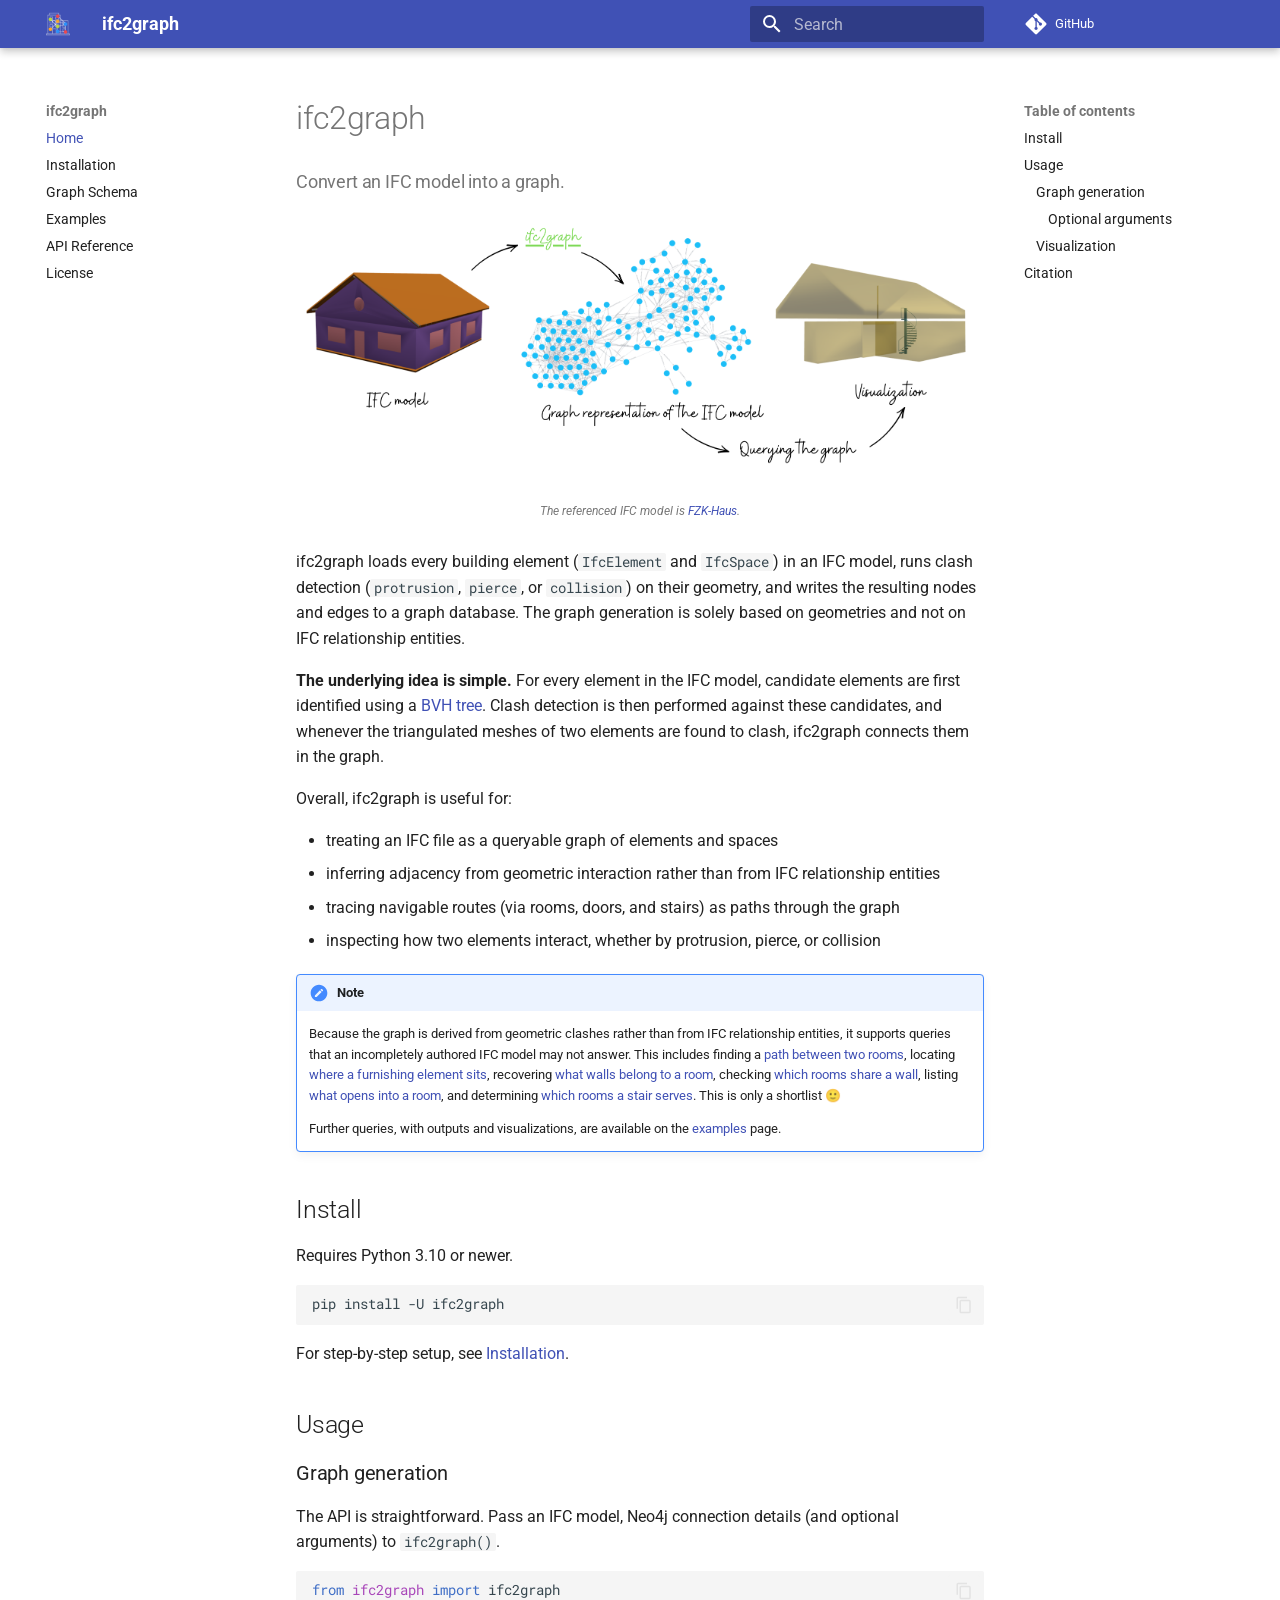
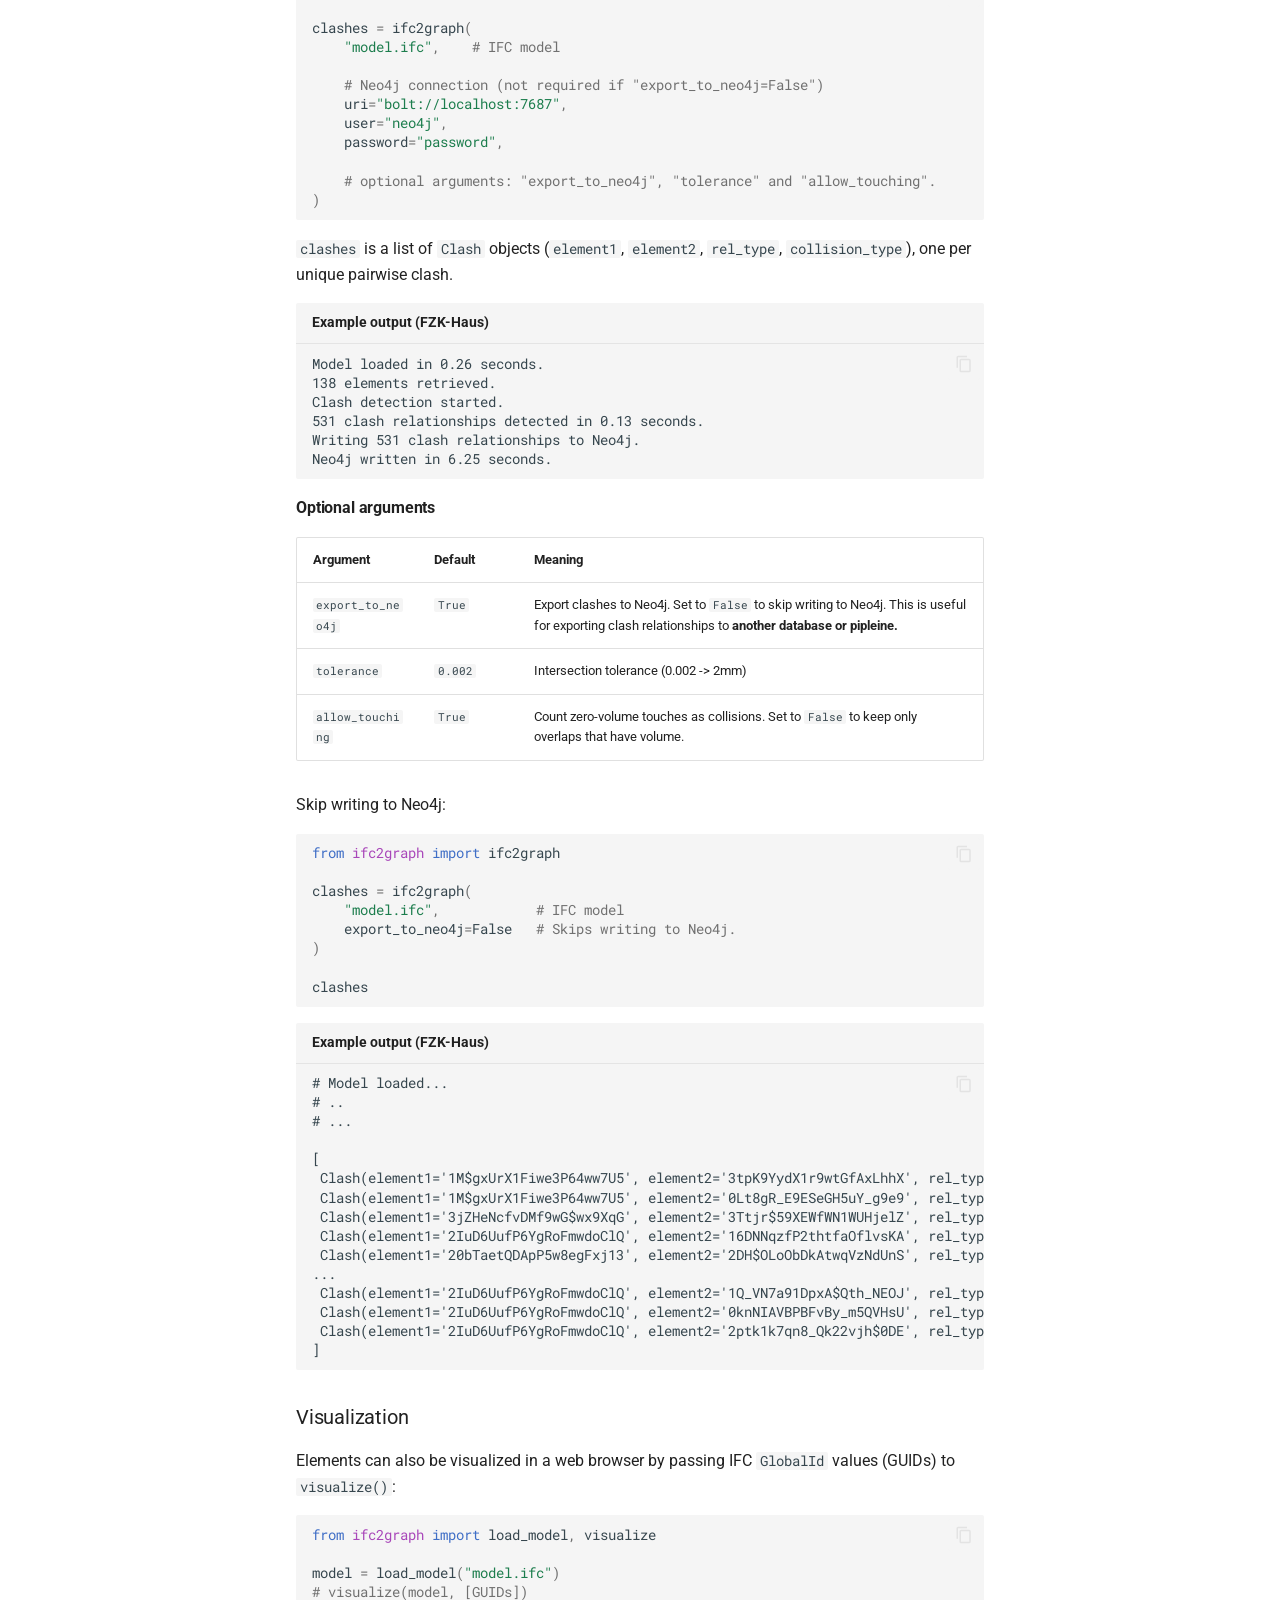
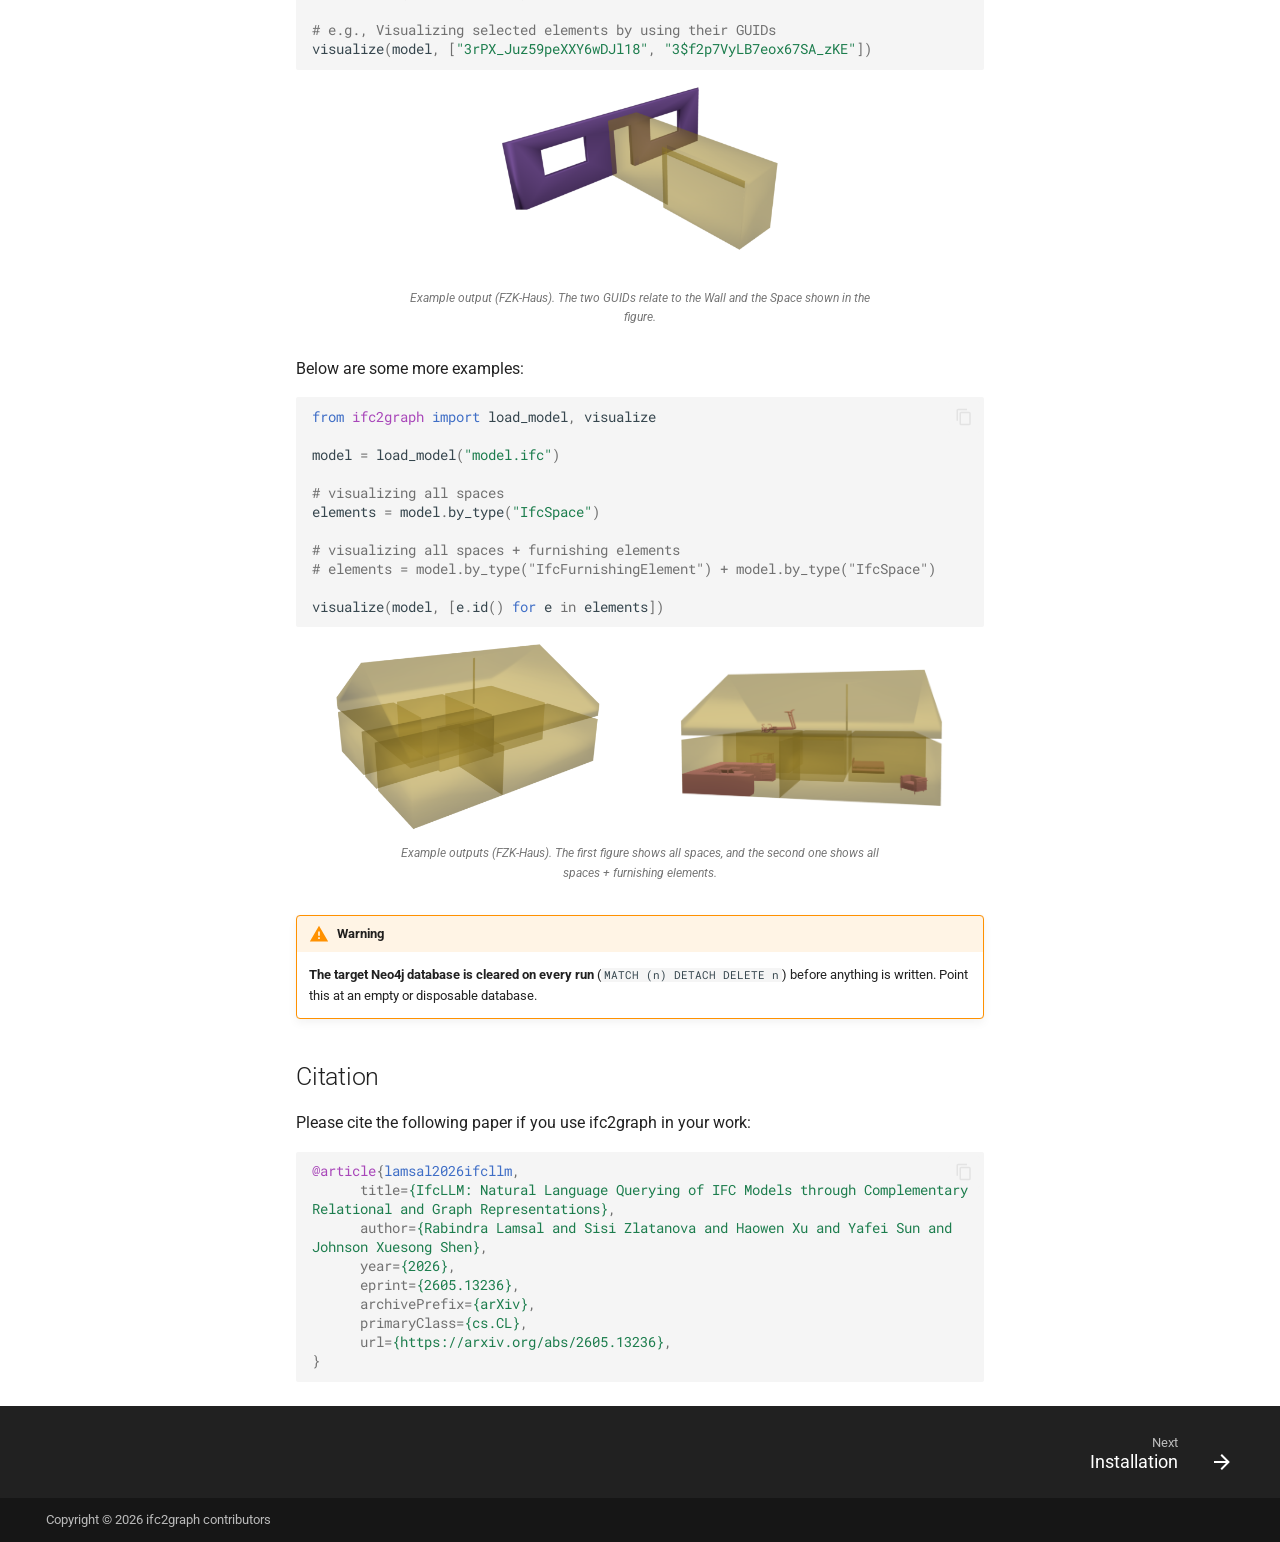
<file: index.html>
<!doctype html>
<html lang="en" class="no-js">
  <head>
    
      <meta charset="utf-8">
      <meta name="viewport" content="width=device-width,initial-scale=1">
      
        <meta name="description" content="Convert an IFC model into a graph.">
      
      
      
        <link rel="canonical" href="https://ifc2graph.github.io/ifc2graph/">
      
      
      
        <link rel="next" href="installation/">
      
      
        
      
      
      <link rel="icon" href="images/ifc2graph.png">
      <meta name="generator" content="mkdocs-1.6.1, mkdocs-material-9.8.0">
    
    
      
        <title>ifc2graph - ifc2graph</title>
      
    
    
      <link rel="stylesheet" href="assets/stylesheets/main.57a0d79d.min.css">
      
        
        <link rel="stylesheet" href="assets/stylesheets/palette.fb2fffe2.min.css">
      
      


    
    
      
    
    
      
        
        
        <link rel="preconnect" href="https://fonts.gstatic.com" crossorigin>
        <link rel="stylesheet" href="https://fonts.googleapis.com/css?family=Roboto:300,300i,400,400i,700,700i%7CRoboto+Mono:400,400i,700,700i&display=fallback">
        <style>:root{--md-text-font:"Roboto";--md-code-font:"Roboto Mono"}</style>
      
    
    
      <link rel="stylesheet" href="assets/_mkdocstrings.css">
    
      <link rel="stylesheet" href="stylesheets/extra.css">
    
    <script>__md_scope=new URL(".",location),__md_hash=e=>[...e].reduce(((e,_)=>(e<<5)-e+_.charCodeAt(0)),0),__md_get=(e,_=localStorage,t=__md_scope)=>JSON.parse(_.getItem(t.pathname+"."+e)),__md_set=(e,_,t=localStorage,a=__md_scope)=>{try{t.setItem(a.pathname+"."+e,JSON.stringify(_))}catch(e){}}</script>
    
      

    
    
  </head>
  
  
    
    
    
    
    
    <body dir="ltr" data-md-color-scheme="default" data-md-color-primary="indigo" data-md-color-accent="indigo">
  
    
    <input class="md-toggle" data-md-toggle="drawer" type="checkbox" id="__drawer" autocomplete="off">
    <input class="md-toggle" data-md-toggle="search" type="checkbox" id="__search" autocomplete="off">
    <label class="md-overlay" for="__drawer"></label>
    <div data-md-component="skip">
      
        
        <a href="#ifc2graph" class="md-skip">
          Skip to content
        </a>
      
    </div>
    <div data-md-component="announce">
      
    </div>
    
    
      

  

<header class="md-header md-header--shadow" data-md-component="header">
  <nav class="md-header__inner md-grid" aria-label="Header">
    <a href="." title="ifc2graph" class="md-header__button md-logo" aria-label="ifc2graph" data-md-component="logo">
      
  <img src="images/ifc2graph.png" alt="logo">

    </a>
    <label class="md-header__button md-icon" for="__drawer">
      
      <svg xmlns="http://www.w3.org/2000/svg" viewBox="0 0 24 24"><path d="M3 6h18v2H3zm0 5h18v2H3zm0 5h18v2H3z"/></svg>
    </label>
    <div class="md-header__title" data-md-component="header-title">
      <div class="md-header__ellipsis">
        <div class="md-header__topic">
          <span class="md-ellipsis">
            ifc2graph
          </span>
        </div>
        <div class="md-header__topic" data-md-component="header-topic">
          <span class="md-ellipsis">
            
              ifc2graph
            
          </span>
        </div>
      </div>
    </div>
    
      
    
    
    
    
      
      
        <label class="md-header__button md-icon" for="__search">
          
          <svg xmlns="http://www.w3.org/2000/svg" viewBox="0 0 24 24"><path d="M9.5 3A6.5 6.5 0 0 1 16 9.5c0 1.61-.59 3.09-1.56 4.23l.27.27h.79l5 5-1.5 1.5-5-5v-.79l-.27-.27A6.52 6.52 0 0 1 9.5 16 6.5 6.5 0 0 1 3 9.5 6.5 6.5 0 0 1 9.5 3m0 2C7 5 5 7 5 9.5S7 14 9.5 14 14 12 14 9.5 12 5 9.5 5"/></svg>
        </label>
        <div class="md-search" data-md-component="search" role="dialog">
  <label class="md-search__overlay" for="__search"></label>
  <div class="md-search__inner" role="search">
    <form class="md-search__form" name="search">
      <input type="text" class="md-search__input" name="query" aria-label="Search" placeholder="Search" autocapitalize="off" autocorrect="off" autocomplete="off" spellcheck="false" data-md-component="search-query" required>
      <label class="md-search__icon md-icon" for="__search">
        
        <svg xmlns="http://www.w3.org/2000/svg" viewBox="0 0 24 24"><path d="M9.5 3A6.5 6.5 0 0 1 16 9.5c0 1.61-.59 3.09-1.56 4.23l.27.27h.79l5 5-1.5 1.5-5-5v-.79l-.27-.27A6.52 6.52 0 0 1 9.5 16 6.5 6.5 0 0 1 3 9.5 6.5 6.5 0 0 1 9.5 3m0 2C7 5 5 7 5 9.5S7 14 9.5 14 14 12 14 9.5 12 5 9.5 5"/></svg>
        
        <svg xmlns="http://www.w3.org/2000/svg" viewBox="0 0 24 24"><path d="M20 11v2H8l5.5 5.5-1.42 1.42L4.16 12l7.92-7.92L13.5 5.5 8 11z"/></svg>
      </label>
      <nav class="md-search__options" aria-label="Search">
        
        <button type="reset" class="md-search__icon md-icon" title="Clear" aria-label="Clear" tabindex="-1">
          
          <svg xmlns="http://www.w3.org/2000/svg" viewBox="0 0 24 24"><path d="M19 6.41 17.59 5 12 10.59 6.41 5 5 6.41 10.59 12 5 17.59 6.41 19 12 13.41 17.59 19 19 17.59 13.41 12z"/></svg>
        </button>
      </nav>
      
        <div class="md-search__suggest" data-md-component="search-suggest"></div>
      
    </form>
    <div class="md-search__output">
      <div class="md-search__scrollwrap" tabindex="0" data-md-scrollfix>
        <div class="md-search-result" data-md-component="search-result">
          <div class="md-search-result__meta">
            Initializing search
          </div>
          <ol class="md-search-result__list" role="presentation"></ol>
        </div>
      </div>
    </div>
  </div>
</div>
      
    
    
      <div class="md-header__source">
        <a href="https://github.com/ifc2graph/ifc2graph" title="Go to repository" class="md-source" data-md-component="source">
  <div class="md-source__icon md-icon">
    
    <svg xmlns="http://www.w3.org/2000/svg" viewBox="0 0 448 512"><!--! Font Awesome Free 7.1.0 by @fontawesome - https://fontawesome.com License - https://fontawesome.com/license/free (Icons: CC BY 4.0, Fonts: SIL OFL 1.1, Code: MIT License) Copyright 2025 Fonticons, Inc.--><path d="M439.6 236.1 244 40.5c-5.4-5.5-12.8-8.5-20.4-8.5s-15 3-20.4 8.4L162.5 81l51.5 51.5c27.1-9.1 52.7 16.8 43.4 43.7l49.7 49.7c34.2-11.8 61.2 31 35.5 56.7-26.5 26.5-70.2-2.9-56-37.3L240.3 199v121.9c25.3 12.5 22.3 41.8 9.1 55-6.4 6.4-15.2 10.1-24.3 10.1s-17.8-3.6-24.3-10.1c-17.6-17.6-11.1-46.9 11.2-56v-123c-20.8-8.5-24.6-30.7-18.6-45L142.6 101 8.5 235.1C3 240.6 0 247.9 0 255.5s3 15 8.5 20.4l195.6 195.7c5.4 5.4 12.7 8.4 20.4 8.4s15-3 20.4-8.4l194.7-194.7c5.4-5.4 8.4-12.8 8.4-20.4s-3-15-8.4-20.4"/></svg>
  </div>
  <div class="md-source__repository">
    GitHub
  </div>
</a>
      </div>
    
  </nav>
  
</header>
    
    <div class="md-container" data-md-component="container">
      
      
        
          
        
      
      <main class="md-main" data-md-component="main">
        <div class="md-main__inner md-grid">
          
            
              
              <div class="md-sidebar md-sidebar--primary" data-md-component="sidebar" data-md-type="navigation" >
                <div class="md-sidebar__scrollwrap">
                  <div class="md-sidebar__inner">
                    



<nav class="md-nav md-nav--primary" aria-label="Navigation" data-md-level="0">
  <label class="md-nav__title" for="__drawer">
    <a href="." title="ifc2graph" class="md-nav__button md-logo" aria-label="ifc2graph" data-md-component="logo">
      
  <img src="images/ifc2graph.png" alt="logo">

    </a>
    ifc2graph
  </label>
  
    <div class="md-nav__source">
      <a href="https://github.com/ifc2graph/ifc2graph" title="Go to repository" class="md-source" data-md-component="source">
  <div class="md-source__icon md-icon">
    
    <svg xmlns="http://www.w3.org/2000/svg" viewBox="0 0 448 512"><!--! Font Awesome Free 7.1.0 by @fontawesome - https://fontawesome.com License - https://fontawesome.com/license/free (Icons: CC BY 4.0, Fonts: SIL OFL 1.1, Code: MIT License) Copyright 2025 Fonticons, Inc.--><path d="M439.6 236.1 244 40.5c-5.4-5.5-12.8-8.5-20.4-8.5s-15 3-20.4 8.4L162.5 81l51.5 51.5c27.1-9.1 52.7 16.8 43.4 43.7l49.7 49.7c34.2-11.8 61.2 31 35.5 56.7-26.5 26.5-70.2-2.9-56-37.3L240.3 199v121.9c25.3 12.5 22.3 41.8 9.1 55-6.4 6.4-15.2 10.1-24.3 10.1s-17.8-3.6-24.3-10.1c-17.6-17.6-11.1-46.9 11.2-56v-123c-20.8-8.5-24.6-30.7-18.6-45L142.6 101 8.5 235.1C3 240.6 0 247.9 0 255.5s3 15 8.5 20.4l195.6 195.7c5.4 5.4 12.7 8.4 20.4 8.4s15-3 20.4-8.4l194.7-194.7c5.4-5.4 8.4-12.8 8.4-20.4s-3-15-8.4-20.4"/></svg>
  </div>
  <div class="md-source__repository">
    GitHub
  </div>
</a>
    </div>
  
  <ul class="md-nav__list" data-md-scrollfix>
    
      
      
  
  
    
  
  
  
    <li class="md-nav__item md-nav__item--active">
      
      <input class="md-nav__toggle md-toggle" type="checkbox" id="__toc">
      
      
        
      
      
        <label class="md-nav__link md-nav__link--active" for="__toc">
          
  
  
  <span class="md-ellipsis">
    
  
    Home
  

    
  </span>
  
  

          <span class="md-nav__icon md-icon"></span>
        </label>
      
      <a href="." class="md-nav__link md-nav__link--active">
        
  
  
  <span class="md-ellipsis">
    
  
    Home
  

    
  </span>
  
  

      </a>
      
        

<nav class="md-nav md-nav--secondary" aria-label="Table of contents">
  
  
  
    
  
  
    <label class="md-nav__title" for="__toc">
      <span class="md-nav__icon md-icon"></span>
      Table of contents
    </label>
    <ul class="md-nav__list" data-md-component="toc" data-md-scrollfix>
      
        <li class="md-nav__item">
  <a href="#install" class="md-nav__link">
    <span class="md-ellipsis">
      
        Install
      
    </span>
  </a>
  
</li>
      
        <li class="md-nav__item">
  <a href="#usage" class="md-nav__link">
    <span class="md-ellipsis">
      
        Usage
      
    </span>
  </a>
  
    <nav class="md-nav" aria-label="Usage">
      <ul class="md-nav__list">
        
          <li class="md-nav__item">
  <a href="#graph-generation" class="md-nav__link">
    <span class="md-ellipsis">
      
        Graph generation
      
    </span>
  </a>
  
    <nav class="md-nav" aria-label="Graph generation">
      <ul class="md-nav__list">
        
          <li class="md-nav__item">
  <a href="#optional-arguments" class="md-nav__link">
    <span class="md-ellipsis">
      
        Optional arguments
      
    </span>
  </a>
  
</li>
        
      </ul>
    </nav>
  
</li>
        
          <li class="md-nav__item">
  <a href="#visualization" class="md-nav__link">
    <span class="md-ellipsis">
      
        Visualization
      
    </span>
  </a>
  
</li>
        
      </ul>
    </nav>
  
</li>
      
        <li class="md-nav__item">
  <a href="#citation" class="md-nav__link">
    <span class="md-ellipsis">
      
        Citation
      
    </span>
  </a>
  
</li>
      
    </ul>
  
</nav>
      
    </li>
  

    
      
      
  
  
  
  
    <li class="md-nav__item">
      <a href="installation/" class="md-nav__link">
        
  
  
  <span class="md-ellipsis">
    
  
    Installation
  

    
  </span>
  
  

      </a>
    </li>
  

    
      
      
  
  
  
  
    <li class="md-nav__item">
      <a href="graph/" class="md-nav__link">
        
  
  
  <span class="md-ellipsis">
    
  
    Graph Schema
  

    
  </span>
  
  

      </a>
    </li>
  

    
      
      
  
  
  
  
    <li class="md-nav__item">
      <a href="querying/" class="md-nav__link">
        
  
  
  <span class="md-ellipsis">
    
  
    Examples
  

    
  </span>
  
  

      </a>
    </li>
  

    
      
      
  
  
  
  
    <li class="md-nav__item">
      <a href="api/" class="md-nav__link">
        
  
  
  <span class="md-ellipsis">
    
  
    API Reference
  

    
  </span>
  
  

      </a>
    </li>
  

    
      
      
  
  
  
  
    <li class="md-nav__item">
      <a href="license-dependencies/" class="md-nav__link">
        
  
  
  <span class="md-ellipsis">
    
  
    License
  

    
  </span>
  
  

      </a>
    </li>
  

    
  </ul>
</nav>
                  </div>
                </div>
              </div>
            
            
              
              <div class="md-sidebar md-sidebar--secondary" data-md-component="sidebar" data-md-type="toc" >
                <div class="md-sidebar__scrollwrap">
                  <div class="md-sidebar__inner">
                    

<nav class="md-nav md-nav--secondary" aria-label="Table of contents">
  
  
  
    
  
  
    <label class="md-nav__title" for="__toc">
      <span class="md-nav__icon md-icon"></span>
      Table of contents
    </label>
    <ul class="md-nav__list" data-md-component="toc" data-md-scrollfix>
      
        <li class="md-nav__item">
  <a href="#install" class="md-nav__link">
    <span class="md-ellipsis">
      
        Install
      
    </span>
  </a>
  
</li>
      
        <li class="md-nav__item">
  <a href="#usage" class="md-nav__link">
    <span class="md-ellipsis">
      
        Usage
      
    </span>
  </a>
  
    <nav class="md-nav" aria-label="Usage">
      <ul class="md-nav__list">
        
          <li class="md-nav__item">
  <a href="#graph-generation" class="md-nav__link">
    <span class="md-ellipsis">
      
        Graph generation
      
    </span>
  </a>
  
    <nav class="md-nav" aria-label="Graph generation">
      <ul class="md-nav__list">
        
          <li class="md-nav__item">
  <a href="#optional-arguments" class="md-nav__link">
    <span class="md-ellipsis">
      
        Optional arguments
      
    </span>
  </a>
  
</li>
        
      </ul>
    </nav>
  
</li>
        
          <li class="md-nav__item">
  <a href="#visualization" class="md-nav__link">
    <span class="md-ellipsis">
      
        Visualization
      
    </span>
  </a>
  
</li>
        
      </ul>
    </nav>
  
</li>
      
        <li class="md-nav__item">
  <a href="#citation" class="md-nav__link">
    <span class="md-ellipsis">
      
        Citation
      
    </span>
  </a>
  
</li>
      
    </ul>
  
</nav>
                  </div>
                </div>
              </div>
            
          
          
            <div class="md-content" data-md-component="content">
              
              <article class="md-content__inner md-typeset">
                
                  


  
  


<h1 id="ifc2graph">ifc2graph<a class="headerlink" href="#ifc2graph" title="Permanent link">&para;</a></h1>
<p class="tagline">Convert an IFC model into a graph.</p>
<figure>
  <img alt="ifc2graph illustrations" src="images/ifc2graph-illustrations.png" />
<br />
<figcaption>The referenced IFC model is <a href="https://www.ifcwiki.org/index.php?title=KIT_IFC_Examples">FZK-Haus</a>.</figcaption>
</figure>
<p>ifc2graph loads every building element (<code>IfcElement</code> and <code>IfcSpace</code>) in an IFC model, runs clash detection (<code>protrusion</code>, <code>pierce</code>, or <code>collision</code>) on their geometry, and writes the resulting nodes and edges to a graph database. The graph generation is solely based on geometries and not on IFC relationship entities.</p>
<p><b>The underlying idea is simple.</b> For every element in the IFC model, candidate elements are first identified using a <a href="https://docs.ifcopenshell.org/ifcopenshell-python/geometry_tree.html">BVH tree</a>. Clash detection is then performed against these candidates, and whenever the triangulated meshes of two elements are found to clash, ifc2graph connects them in the graph.</p>
<p>Overall, ifc2graph is useful for:</p>
<ul>
<li>treating an IFC file as a queryable graph of elements and spaces</li>
<li>inferring adjacency from geometric interaction rather than from IFC relationship entities</li>
<li>tracing navigable routes (via rooms, doors, and stairs) as paths through the graph</li>
<li>inspecting how two elements interact, whether by protrusion, pierce, or collision</li>
</ul>
<div class="admonition note">
<p class="admonition-title">Note</p>
<p>Because the graph is derived from geometric clashes rather than from IFC relationship entities, it supports queries that an incompletely authored IFC model may not answer. This includes finding a <a href="querying/#path-between-two-rooms">path between two rooms</a>, locating <a href="querying/#where-is-this-furnishing-element">where a furnishing element sits</a>, recovering <a href="querying/#what-walls-belong-to-this-room">what walls belong to a room</a>, checking <a href="querying/#which-rooms-share-this-wall">which rooms share a wall</a>, listing <a href="querying/#what-opens-into-this-room">what opens into a room</a>, and determining <a href="querying/#which-rooms-are-served-by-the-stair">which rooms a stair serves</a>. This is only a shortlist 🙂</p>
<p>Further queries, with outputs and visualizations, are available on the <a href="querying/">examples</a> page.</p>
</div>
<h2 id="install">Install<a class="headerlink" href="#install" title="Permanent link">&para;</a></h2>
<p>Requires Python 3.10 or newer.</p>
<div class="highlight"><pre><span></span><code><a id="__codelineno-0-1" name="__codelineno-0-1" href="#__codelineno-0-1"></a>pip<span class="w"> </span>install<span class="w"> </span>-U<span class="w"> </span>ifc2graph
</code></pre></div>
<p>For step-by-step setup, see <a href="installation/">Installation</a>.</p>
<h2 id="usage">Usage<a class="headerlink" href="#usage" title="Permanent link">&para;</a></h2>
<h3 id="graph-generation">Graph generation<a class="headerlink" href="#graph-generation" title="Permanent link">&para;</a></h3>
<p>The API is straightforward. Pass an IFC model, Neo4j connection details (and optional arguments) to <code>ifc2graph()</code>.</p>
<div class="highlight"><pre><span></span><code><a id="__codelineno-1-1" name="__codelineno-1-1" href="#__codelineno-1-1"></a><span class="kn">from</span><span class="w"> </span><span class="nn">ifc2graph</span><span class="w"> </span><span class="kn">import</span> <span class="n">ifc2graph</span>
<a id="__codelineno-1-2" name="__codelineno-1-2" href="#__codelineno-1-2"></a>
<a id="__codelineno-1-3" name="__codelineno-1-3" href="#__codelineno-1-3"></a><span class="n">clashes</span> <span class="o">=</span> <span class="n">ifc2graph</span><span class="p">(</span>
<a id="__codelineno-1-4" name="__codelineno-1-4" href="#__codelineno-1-4"></a>    <span class="s2">"model.ifc"</span><span class="p">,</span>    <span class="c1"># IFC model                  </span>
<a id="__codelineno-1-5" name="__codelineno-1-5" href="#__codelineno-1-5"></a>
<a id="__codelineno-1-6" name="__codelineno-1-6" href="#__codelineno-1-6"></a>    <span class="c1"># Neo4j connection (not required if "export_to_neo4j=False")</span>
<a id="__codelineno-1-7" name="__codelineno-1-7" href="#__codelineno-1-7"></a>    <span class="n">uri</span><span class="o">=</span><span class="s2">"bolt://localhost:7687"</span><span class="p">,</span> 
<a id="__codelineno-1-8" name="__codelineno-1-8" href="#__codelineno-1-8"></a>    <span class="n">user</span><span class="o">=</span><span class="s2">"neo4j"</span><span class="p">,</span>
<a id="__codelineno-1-9" name="__codelineno-1-9" href="#__codelineno-1-9"></a>    <span class="n">password</span><span class="o">=</span><span class="s2">"password"</span><span class="p">,</span>
<a id="__codelineno-1-10" name="__codelineno-1-10" href="#__codelineno-1-10"></a>
<a id="__codelineno-1-11" name="__codelineno-1-11" href="#__codelineno-1-11"></a>    <span class="c1"># optional arguments: "export_to_neo4j", "tolerance" and "allow_touching".</span>
<a id="__codelineno-1-12" name="__codelineno-1-12" href="#__codelineno-1-12"></a><span class="p">)</span>
</code></pre></div>
<p><code>clashes</code> is a list of <code>Clash</code> objects (<code>element1</code>, <code>element2</code>, <code>rel_type</code>, <code>collision_type</code>), one per unique pairwise clash.</p>
<div class="highlight"><span class="filename">Example output (FZK-Haus)</span><pre><span></span><code><a id="__codelineno-2-1" name="__codelineno-2-1" href="#__codelineno-2-1"></a>Model loaded in 0.26 seconds.
<a id="__codelineno-2-2" name="__codelineno-2-2" href="#__codelineno-2-2"></a>138 elements retrieved.
<a id="__codelineno-2-3" name="__codelineno-2-3" href="#__codelineno-2-3"></a>Clash detection started.
<a id="__codelineno-2-4" name="__codelineno-2-4" href="#__codelineno-2-4"></a>531 clash relationships detected in 0.13 seconds.
<a id="__codelineno-2-5" name="__codelineno-2-5" href="#__codelineno-2-5"></a>Writing 531 clash relationships to Neo4j.
<a id="__codelineno-2-6" name="__codelineno-2-6" href="#__codelineno-2-6"></a>Neo4j written in 6.25 seconds.
</code></pre></div>
<h4 id="optional-arguments">Optional arguments<a class="headerlink" href="#optional-arguments" title="Permanent link">&para;</a></h4>
<table>
<thead>
<tr>
<th>Argument</th>
<th>Default</th>
<th>Meaning</th>
</tr>
</thead>
<tbody>
<tr>
<td><code>export_to_neo4j</code></td>
<td><code>True</code></td>
<td>Export clashes to Neo4j. Set to <code>False</code> to skip writing to Neo4j. This is useful for exporting clash relationships to <strong>another database or pipleine.</strong></td>
</tr>
<tr>
<td><code>tolerance</code></td>
<td><code>0.002</code></td>
<td>Intersection tolerance (0.002 -&gt; 2mm)</td>
</tr>
<tr>
<td><code>allow_touching</code></td>
<td><code>True</code></td>
<td>Count zero-volume touches as collisions. Set to <code>False</code> to keep only overlaps that have volume.</td>
</tr>
</tbody>
</table>
<p>Skip writing to Neo4j:</p>
<div class="highlight"><pre><span></span><code><a id="__codelineno-3-1" name="__codelineno-3-1" href="#__codelineno-3-1"></a><span class="kn">from</span><span class="w"> </span><span class="nn">ifc2graph</span><span class="w"> </span><span class="kn">import</span> <span class="n">ifc2graph</span>
<a id="__codelineno-3-2" name="__codelineno-3-2" href="#__codelineno-3-2"></a>
<a id="__codelineno-3-3" name="__codelineno-3-3" href="#__codelineno-3-3"></a><span class="n">clashes</span> <span class="o">=</span> <span class="n">ifc2graph</span><span class="p">(</span>
<a id="__codelineno-3-4" name="__codelineno-3-4" href="#__codelineno-3-4"></a>    <span class="s2">"model.ifc"</span><span class="p">,</span>            <span class="c1"># IFC model                  </span>
<a id="__codelineno-3-5" name="__codelineno-3-5" href="#__codelineno-3-5"></a>    <span class="n">export_to_neo4j</span><span class="o">=</span><span class="kc">False</span>   <span class="c1"># Skips writing to Neo4j.</span>
<a id="__codelineno-3-6" name="__codelineno-3-6" href="#__codelineno-3-6"></a><span class="p">)</span>
<a id="__codelineno-3-7" name="__codelineno-3-7" href="#__codelineno-3-7"></a>
<a id="__codelineno-3-8" name="__codelineno-3-8" href="#__codelineno-3-8"></a><span class="n">clashes</span>
</code></pre></div>
<div class="highlight"><span class="filename">Example output (FZK-Haus)</span><pre><span></span><code><a id="__codelineno-4-1" name="__codelineno-4-1" href="#__codelineno-4-1"></a># Model loaded...
<a id="__codelineno-4-2" name="__codelineno-4-2" href="#__codelineno-4-2"></a># ..
<a id="__codelineno-4-3" name="__codelineno-4-3" href="#__codelineno-4-3"></a># ...
<a id="__codelineno-4-4" name="__codelineno-4-4" href="#__codelineno-4-4"></a>
<a id="__codelineno-4-5" name="__codelineno-4-5" href="#__codelineno-4-5"></a>[
<a id="__codelineno-4-6" name="__codelineno-4-6" href="#__codelineno-4-6"></a> Clash(element1='1M$gxUrX1Fiwe3P64ww7U5', element2='3tpK9YydX1r9wtGfAxLhhX', rel_type='Door-OpeningElement', collision_type='protrusion'),
<a id="__codelineno-4-7" name="__codelineno-4-7" href="#__codelineno-4-7"></a> Clash(element1='1M$gxUrX1Fiwe3P64ww7U5', element2='0Lt8gR_E9ESeGH5uY_g9e9', rel_type='Door-Space', collision_type='protrusion'),
<a id="__codelineno-4-8" name="__codelineno-4-8" href="#__codelineno-4-8"></a> Clash(element1='3jZHeNcfvDMf9wG$wx9XqG', element2='3Ttjr$59XEWfWN1WUHjelZ', rel_type='Beam-WallStandardCase', collision_type='pierce'),
<a id="__codelineno-4-9" name="__codelineno-4-9" href="#__codelineno-4-9"></a> Clash(element1='2IuD6UufP6YgRoFmwdoClQ', element2='16DNNqzfP2thtfaOflvsKA', rel_type='Slab-WallStandardCase', collision_type='pierce'),
<a id="__codelineno-4-10" name="__codelineno-4-10" href="#__codelineno-4-10"></a> Clash(element1='20bTaetQDApP5w8egFxj13', element2='2DH$OLoObDkAtwqVzNdUnS', rel_type='Beam-Beam', collision_type='pierce'),
<a id="__codelineno-4-11" name="__codelineno-4-11" href="#__codelineno-4-11"></a>...
<a id="__codelineno-4-12" name="__codelineno-4-12" href="#__codelineno-4-12"></a> Clash(element1='2IuD6UufP6YgRoFmwdoClQ', element2='1Q_VN7a91DpxA$Qth_NEOJ', rel_type='Slab-FurnishingElement', collision_type='collision'),
<a id="__codelineno-4-13" name="__codelineno-4-13" href="#__codelineno-4-13"></a> Clash(element1='2IuD6UufP6YgRoFmwdoClQ', element2='0knNIAVBPBFvBy_m5QVHsU', rel_type='Slab-WallStandardCase', collision_type='collision'),
<a id="__codelineno-4-14" name="__codelineno-4-14" href="#__codelineno-4-14"></a> Clash(element1='2IuD6UufP6YgRoFmwdoClQ', element2='2ptk1k7qn8_Qk22vjh$0DE', rel_type='Slab-WallStandardCase', collision_type='collision')
<a id="__codelineno-4-15" name="__codelineno-4-15" href="#__codelineno-4-15"></a>]
</code></pre></div>
<h3 id="visualization">Visualization<a class="headerlink" href="#visualization" title="Permanent link">&para;</a></h3>
<p>Elements can also be visualized in a web browser by passing IFC <code>GlobalId</code> values (GUIDs) to <code>visualize()</code>:</p>
<div class="highlight"><pre><span></span><code><a id="__codelineno-5-1" name="__codelineno-5-1" href="#__codelineno-5-1"></a><span class="kn">from</span><span class="w"> </span><span class="nn">ifc2graph</span><span class="w"> </span><span class="kn">import</span> <span class="n">load_model</span><span class="p">,</span> <span class="n">visualize</span>
<a id="__codelineno-5-2" name="__codelineno-5-2" href="#__codelineno-5-2"></a>
<a id="__codelineno-5-3" name="__codelineno-5-3" href="#__codelineno-5-3"></a><span class="n">model</span> <span class="o">=</span> <span class="n">load_model</span><span class="p">(</span><span class="s2">"model.ifc"</span><span class="p">)</span>
<a id="__codelineno-5-4" name="__codelineno-5-4" href="#__codelineno-5-4"></a><span class="c1"># visualize(model, [GUIDs])</span>
<a id="__codelineno-5-5" name="__codelineno-5-5" href="#__codelineno-5-5"></a>
<a id="__codelineno-5-6" name="__codelineno-5-6" href="#__codelineno-5-6"></a><span class="c1"># e.g., Visualizing selected elements by using their GUIDs</span>
<a id="__codelineno-5-7" name="__codelineno-5-7" href="#__codelineno-5-7"></a><span class="n">visualize</span><span class="p">(</span><span class="n">model</span><span class="p">,</span> <span class="p">[</span><span class="s2">"3rPX_Juz59peXXY6wDJl18"</span><span class="p">,</span> <span class="s2">"3$f2p7VyLB7eox67SA_zKE"</span><span class="p">])</span>
</code></pre></div>
<figure class="viz-preview">
  <img alt="Selected elements" src="images/selected-elements.png" />
<br />
<figcaption>Example output (FZK-Haus). The two GUIDs relate to the Wall and the Space shown in the figure.</figcaption>
</figure>
<p>Below are some more examples:</p>
<div class="highlight"><pre><span></span><code><a id="__codelineno-6-1" name="__codelineno-6-1" href="#__codelineno-6-1"></a><span class="kn">from</span><span class="w"> </span><span class="nn">ifc2graph</span><span class="w"> </span><span class="kn">import</span> <span class="n">load_model</span><span class="p">,</span> <span class="n">visualize</span>
<a id="__codelineno-6-2" name="__codelineno-6-2" href="#__codelineno-6-2"></a>
<a id="__codelineno-6-3" name="__codelineno-6-3" href="#__codelineno-6-3"></a><span class="n">model</span> <span class="o">=</span> <span class="n">load_model</span><span class="p">(</span><span class="s2">"model.ifc"</span><span class="p">)</span>
<a id="__codelineno-6-4" name="__codelineno-6-4" href="#__codelineno-6-4"></a>
<a id="__codelineno-6-5" name="__codelineno-6-5" href="#__codelineno-6-5"></a><span class="c1"># visualizing all spaces</span>
<a id="__codelineno-6-6" name="__codelineno-6-6" href="#__codelineno-6-6"></a><span class="n">elements</span> <span class="o">=</span> <span class="n">model</span><span class="o">.</span><span class="n">by_type</span><span class="p">(</span><span class="s2">"IfcSpace"</span><span class="p">)</span>
<a id="__codelineno-6-7" name="__codelineno-6-7" href="#__codelineno-6-7"></a>
<a id="__codelineno-6-8" name="__codelineno-6-8" href="#__codelineno-6-8"></a><span class="c1"># visualizing all spaces + furnishing elements</span>
<a id="__codelineno-6-9" name="__codelineno-6-9" href="#__codelineno-6-9"></a><span class="c1"># elements = model.by_type("IfcFurnishingElement") + model.by_type("IfcSpace")</span>
<a id="__codelineno-6-10" name="__codelineno-6-10" href="#__codelineno-6-10"></a>
<a id="__codelineno-6-11" name="__codelineno-6-11" href="#__codelineno-6-11"></a><span class="n">visualize</span><span class="p">(</span><span class="n">model</span><span class="p">,</span> <span class="p">[</span><span class="n">e</span><span class="o">.</span><span class="n">id</span><span class="p">()</span> <span class="k">for</span> <span class="n">e</span> <span class="ow">in</span> <span class="n">elements</span><span class="p">])</span>
</code></pre></div>
<figure class="viz-pair">
  <img alt="All spaces" src="images/all-spaces.png" />
  <img alt="All spaces + furnishing elements" src="images/all-spaces-furnishing-elements.png" />
<br />
<figcaption>Example outputs (FZK-Haus). The first figure shows all spaces, and the second one shows all spaces + furnishing elements.</figcaption>
</figure>
<div class="admonition warning">
<p class="admonition-title">Warning</p>
<p><strong>The target Neo4j database is cleared on every run</strong> (<code>MATCH (n) DETACH DELETE n</code>) before anything is written. Point this at an empty or disposable database.</p>
</div>
<h2 id="citation">Citation<a class="headerlink" href="#citation" title="Permanent link">&para;</a></h2>
<p>Please cite the following paper if you use ifc2graph in your work:</p>
<div class="bibtex-wrap">
<div class="highlight"><pre><span></span><code><a id="__codelineno-7-1" name="__codelineno-7-1" href="#__codelineno-7-1"></a><span class="nc">@article</span><span class="p">{</span><span class="nl">lamsal2026ifcllm</span><span class="p">,</span>
<a id="__codelineno-7-2" name="__codelineno-7-2" href="#__codelineno-7-2"></a><span class="w">      </span><span class="na">title</span><span class="p">=</span><span class="s">{IfcLLM: Natural Language Querying of IFC Models through Complementary Relational and Graph Representations}</span><span class="p">,</span><span class="w"> </span>
<a id="__codelineno-7-3" name="__codelineno-7-3" href="#__codelineno-7-3"></a><span class="w">      </span><span class="na">author</span><span class="p">=</span><span class="s">{Rabindra Lamsal and Sisi Zlatanova and Haowen Xu and Yafei Sun and Johnson Xuesong Shen}</span><span class="p">,</span>
<a id="__codelineno-7-4" name="__codelineno-7-4" href="#__codelineno-7-4"></a><span class="w">      </span><span class="na">year</span><span class="p">=</span><span class="s">{2026}</span><span class="p">,</span>
<a id="__codelineno-7-5" name="__codelineno-7-5" href="#__codelineno-7-5"></a><span class="w">      </span><span class="na">eprint</span><span class="p">=</span><span class="s">{2605.13236}</span><span class="p">,</span>
<a id="__codelineno-7-6" name="__codelineno-7-6" href="#__codelineno-7-6"></a><span class="w">      </span><span class="na">archivePrefix</span><span class="p">=</span><span class="s">{arXiv}</span><span class="p">,</span>
<a id="__codelineno-7-7" name="__codelineno-7-7" href="#__codelineno-7-7"></a><span class="w">      </span><span class="na">primaryClass</span><span class="p">=</span><span class="s">{cs.CL}</span><span class="p">,</span>
<a id="__codelineno-7-8" name="__codelineno-7-8" href="#__codelineno-7-8"></a><span class="w">      </span><span class="na">url</span><span class="p">=</span><span class="s">{https://arxiv.org/abs/2605.13236}</span><span class="p">,</span><span class="w"> </span>
<a id="__codelineno-7-9" name="__codelineno-7-9" href="#__codelineno-7-9"></a><span class="p">}</span>
</code></pre></div>
</div>







  
  






                
              </article>
            </div>
          
          
  <script>var tabs=__md_get("__tabs");if(Array.isArray(tabs))e:for(var set of document.querySelectorAll(".tabbed-set")){var labels=set.querySelector(".tabbed-labels");for(var tab of tabs)for(var label of labels.getElementsByTagName("label"))if(label.innerText.trim()===tab){var input=document.getElementById(label.htmlFor);input.checked=!0;continue e}}</script>

<script>var target=document.getElementById(location.hash.slice(1));target&&target.name&&(target.checked=target.name.startsWith("__tabbed_"))</script>
        </div>
        
      </main>
      
        <footer class="md-footer">
  
    
      
      <nav class="md-footer__inner md-grid" aria-label="Footer" >
        
        
          
          <a href="installation/" class="md-footer__link md-footer__link--next" aria-label="Next: Installation">
            <div class="md-footer__title">
              <span class="md-footer__direction">
                Next
              </span>
              <div class="md-ellipsis">
                Installation
              </div>
            </div>
            <div class="md-footer__button md-icon">
              
              <svg xmlns="http://www.w3.org/2000/svg" viewBox="0 0 24 24"><path d="M4 11v2h12l-5.5 5.5 1.42 1.42L19.84 12l-7.92-7.92L10.5 5.5 16 11z"/></svg>
            </div>
          </a>
        
      </nav>
    
  
  <div class="md-footer-meta md-typeset">
    <div class="md-footer-meta__inner md-grid">
      <div class="md-copyright">
  
    <div class="md-copyright__highlight">
      Copyright &copy; 2026 ifc2graph contributors
    </div>
  
  
</div>
      
    </div>
  </div>
</footer>
      
    </div>
    <div class="md-dialog" data-md-component="dialog">
      <div class="md-dialog__inner md-typeset"></div>
    </div>
    
    
    
      
      
      <script id="__config" type="application/json">{"annotate": null, "base": ".", "features": ["navigation.sections", "navigation.expand", "content.code.copy", "content.tabs.link", "search.highlight", "search.suggest", "navigation.footer"], "search": "assets/javascripts/workers/search.a7633da7.min.js", "tags": null, "translations": {"clipboard.copied": "Copied to clipboard", "clipboard.copy": "Copy to clipboard", "search.result.more.one": "1 more on this page", "search.result.more.other": "# more on this page", "search.result.none": "No matching documents", "search.result.one": "1 matching document", "search.result.other": "# matching documents", "search.result.placeholder": "Type to start searching", "search.result.term.missing": "Missing", "select.version": "Select version"}, "version": null}</script>
    
    
      <script src="assets/javascripts/bundle.c21346df.min.js"></script>
      
    
  </body>
</html>
</file>
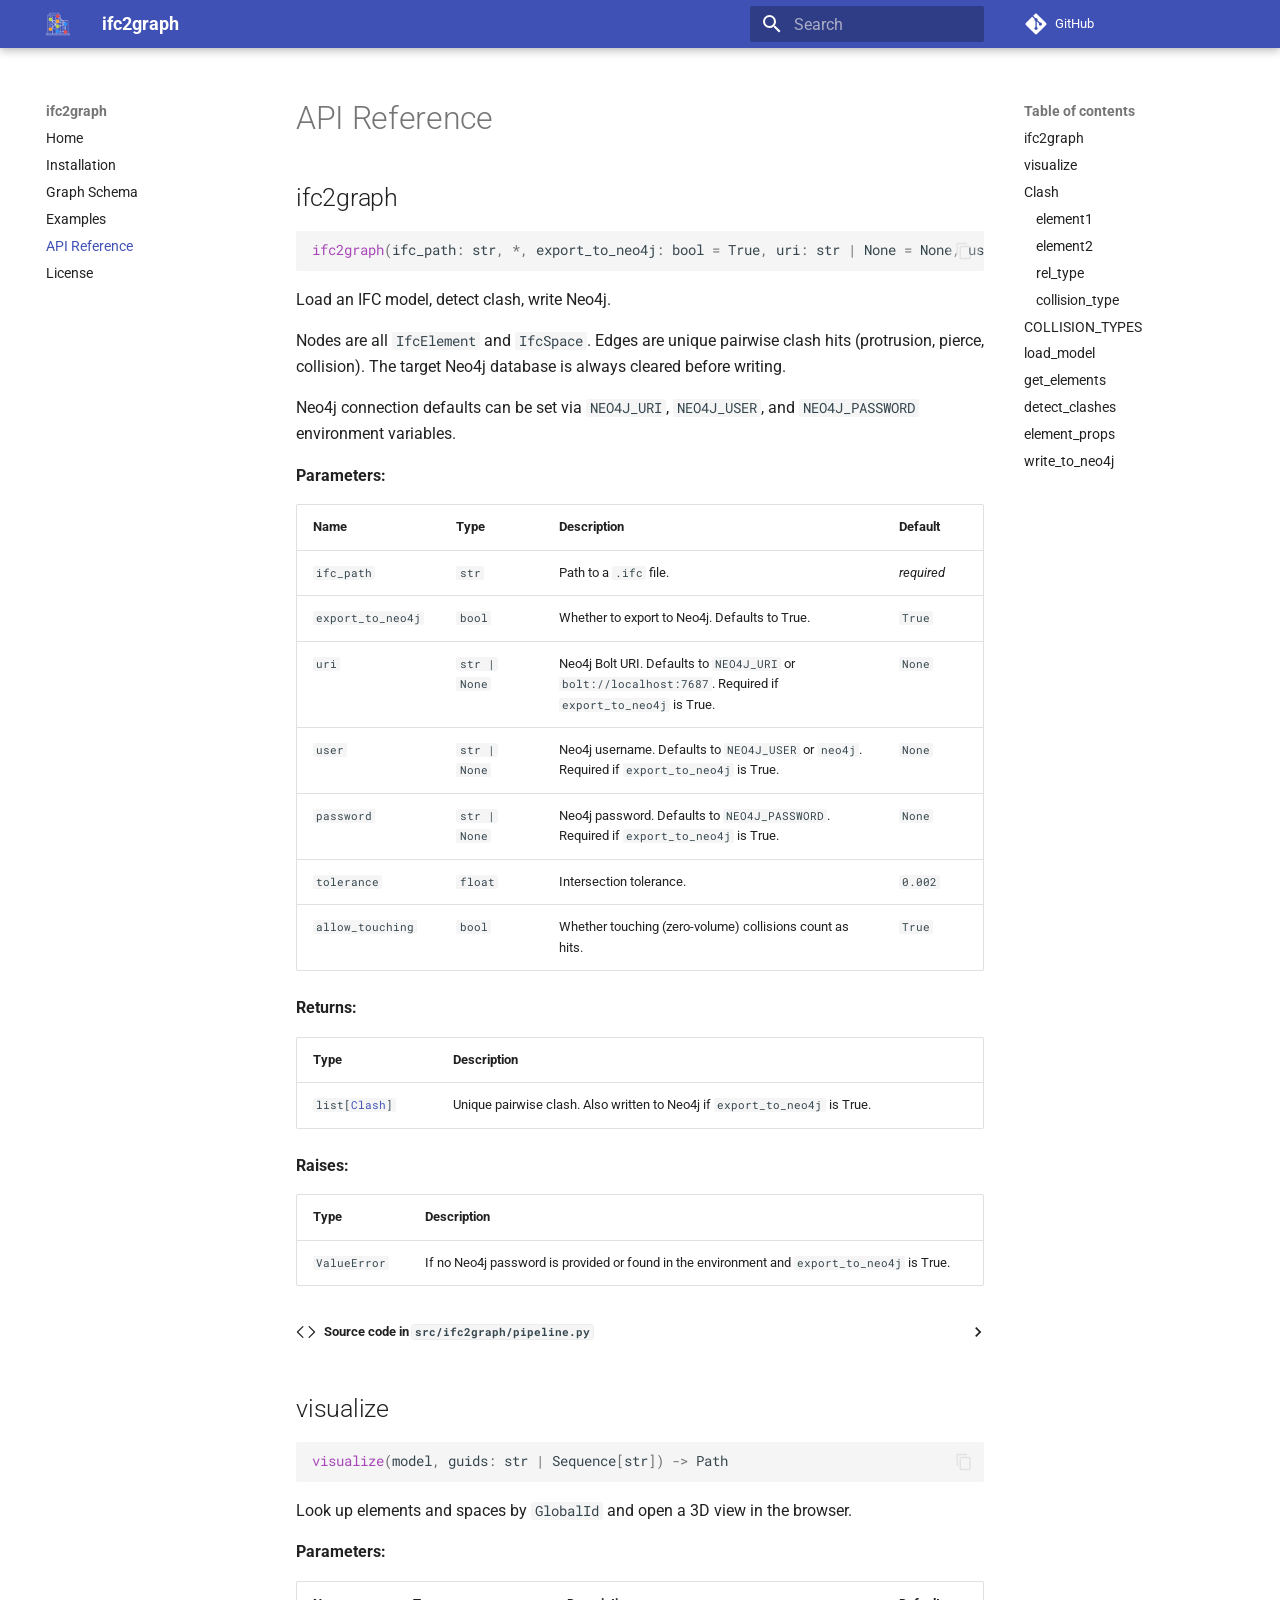
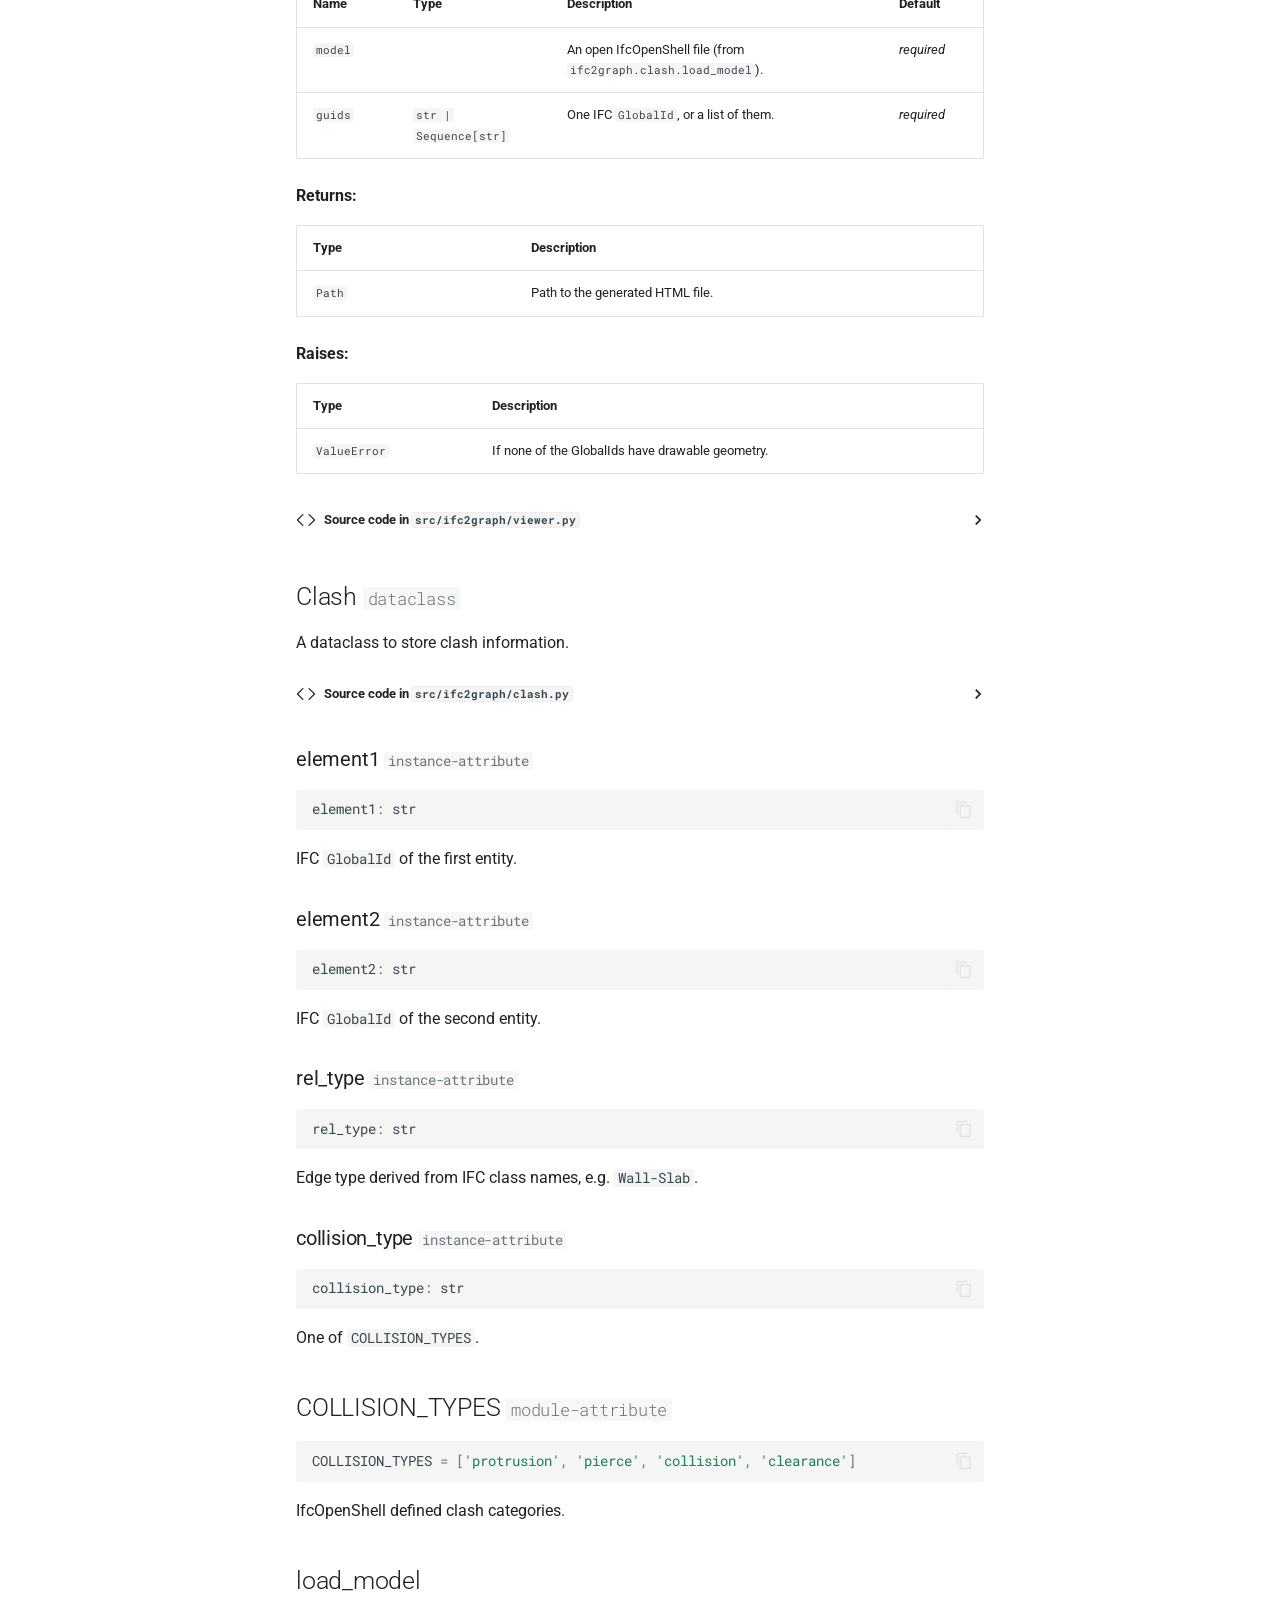
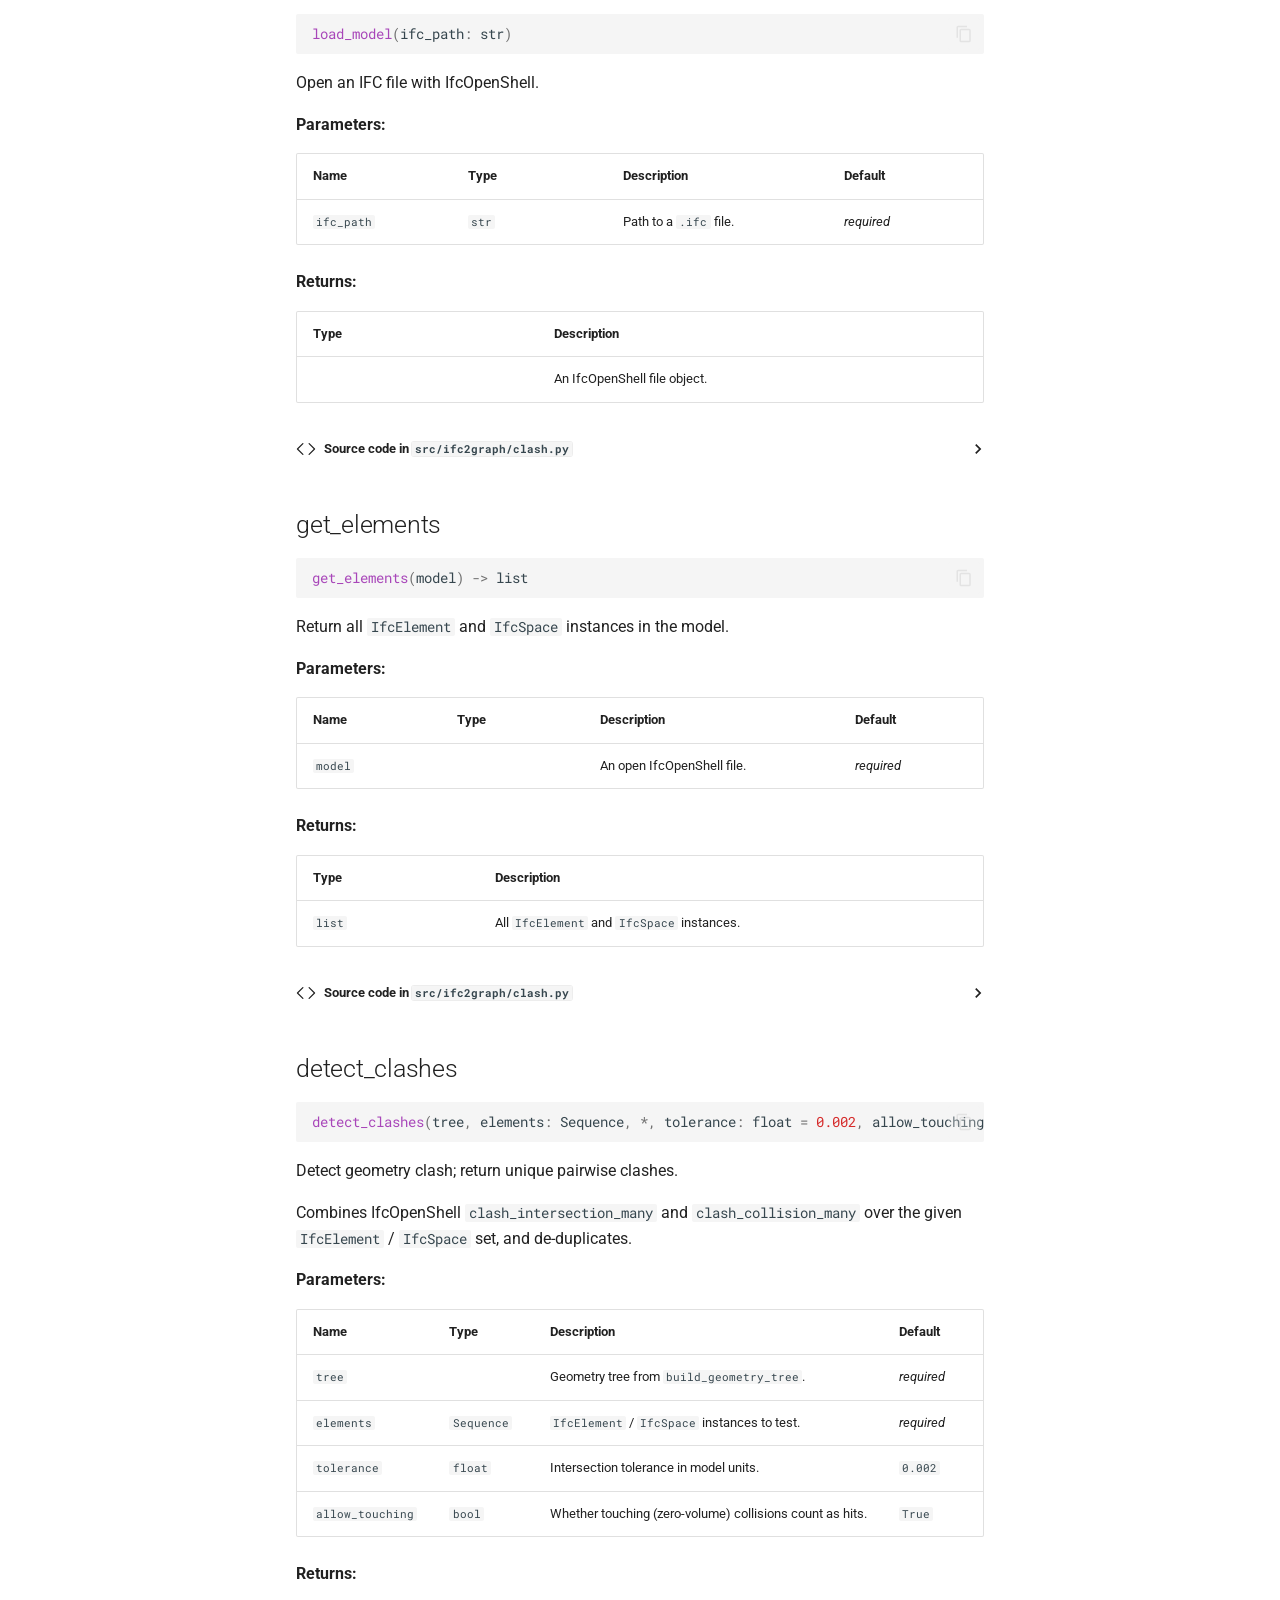
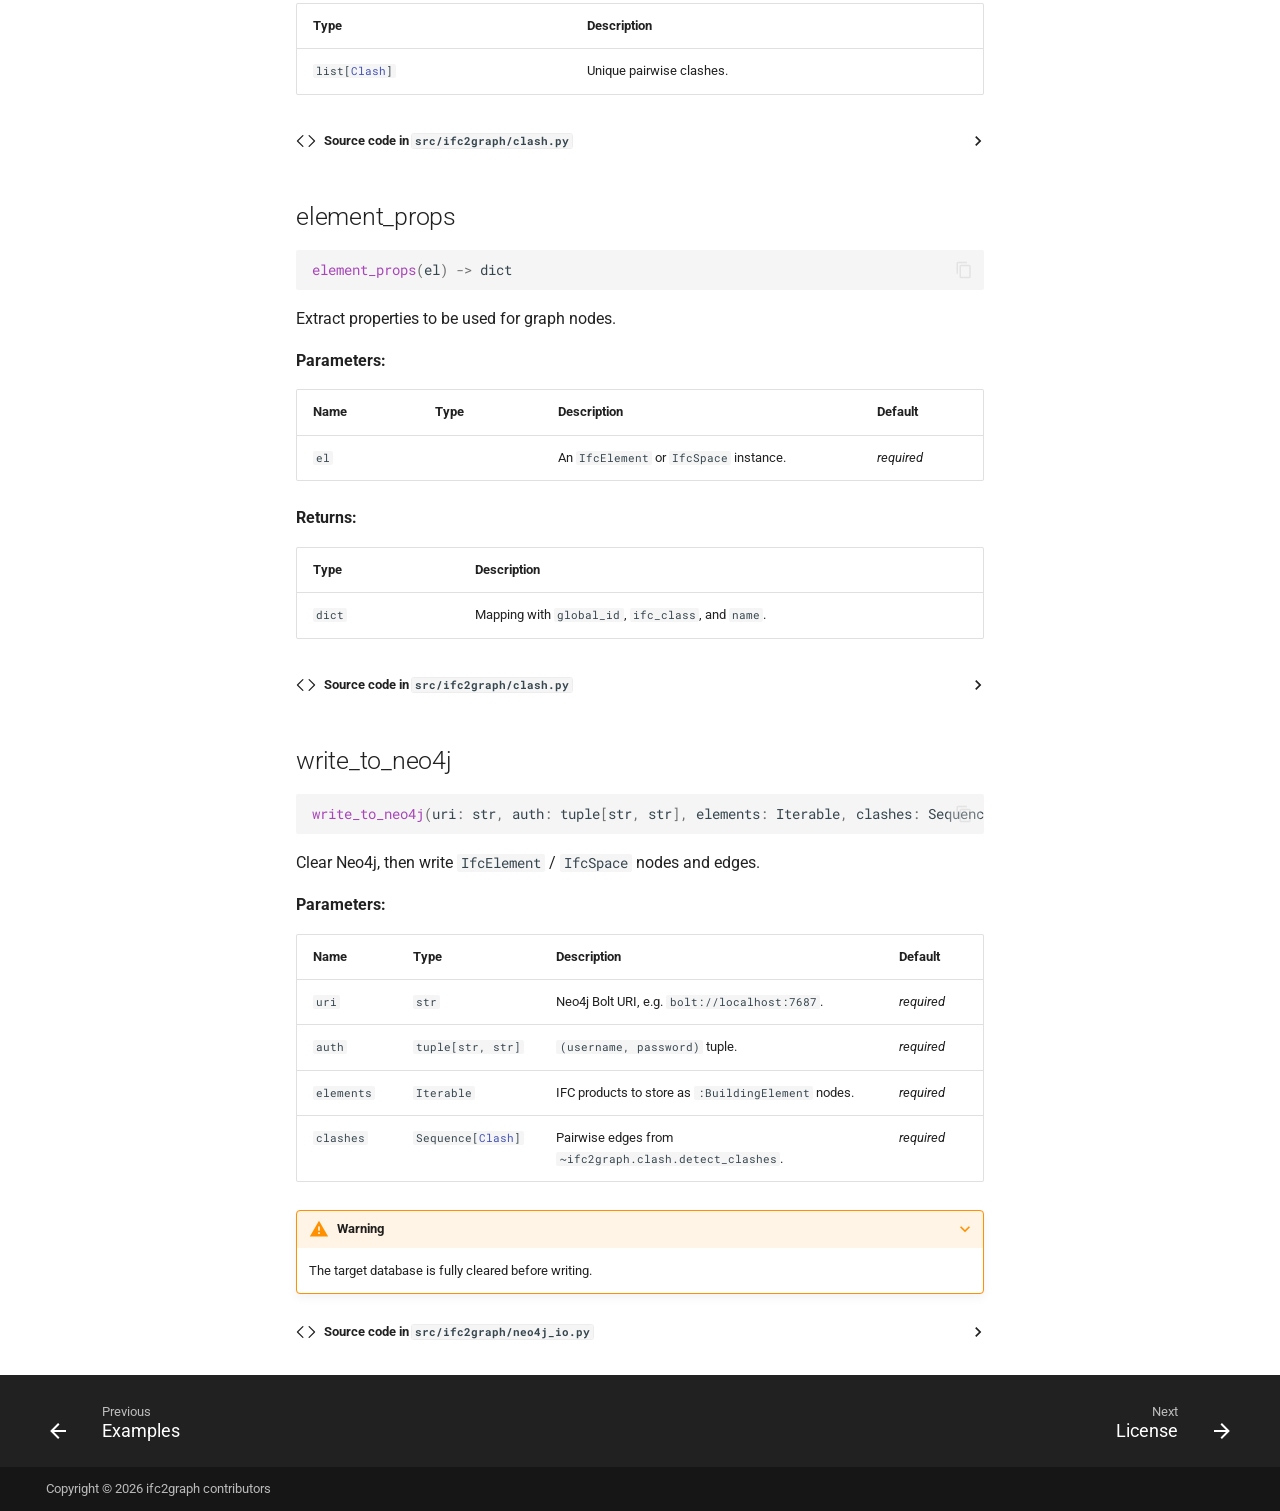
<file: api/index.html>
<!doctype html>
<html lang="en" class="no-js">
  <head>
    
      <meta charset="utf-8">
      <meta name="viewport" content="width=device-width,initial-scale=1">
      
        <meta name="description" content="Convert an IFC model into a graph.">
      
      
      
        <link rel="canonical" href="https://ifc2graph.github.io/ifc2graph/api/">
      
      
        <link rel="prev" href="../querying/">
      
      
        <link rel="next" href="../license-dependencies/">
      
      
        
      
      
      <link rel="icon" href="../images/ifc2graph.png">
      <meta name="generator" content="mkdocs-1.6.1, mkdocs-material-9.8.0">
    
    
      
        <title>API Reference - ifc2graph</title>
      
    
    
      <link rel="stylesheet" href="../assets/stylesheets/main.57a0d79d.min.css">
      
        
        <link rel="stylesheet" href="../assets/stylesheets/palette.fb2fffe2.min.css">
      
      


    
    
      
    
    
      
        
        
        <link rel="preconnect" href="https://fonts.gstatic.com" crossorigin>
        <link rel="stylesheet" href="https://fonts.googleapis.com/css?family=Roboto:300,300i,400,400i,700,700i%7CRoboto+Mono:400,400i,700,700i&display=fallback">
        <style>:root{--md-text-font:"Roboto";--md-code-font:"Roboto Mono"}</style>
      
    
    
      <link rel="stylesheet" href="../assets/_mkdocstrings.css">
    
      <link rel="stylesheet" href="../stylesheets/extra.css">
    
    <script>__md_scope=new URL("..",location),__md_hash=e=>[...e].reduce(((e,_)=>(e<<5)-e+_.charCodeAt(0)),0),__md_get=(e,_=localStorage,t=__md_scope)=>JSON.parse(_.getItem(t.pathname+"."+e)),__md_set=(e,_,t=localStorage,a=__md_scope)=>{try{t.setItem(a.pathname+"."+e,JSON.stringify(_))}catch(e){}}</script>
    
      

    
    
  </head>
  
  
    
    
    
    
    
    <body dir="ltr" data-md-color-scheme="default" data-md-color-primary="indigo" data-md-color-accent="indigo">
  
    
    <input class="md-toggle" data-md-toggle="drawer" type="checkbox" id="__drawer" autocomplete="off">
    <input class="md-toggle" data-md-toggle="search" type="checkbox" id="__search" autocomplete="off">
    <label class="md-overlay" for="__drawer"></label>
    <div data-md-component="skip">
      
        
        <a href="#api-reference" class="md-skip">
          Skip to content
        </a>
      
    </div>
    <div data-md-component="announce">
      
    </div>
    
    
      

  

<header class="md-header md-header--shadow" data-md-component="header">
  <nav class="md-header__inner md-grid" aria-label="Header">
    <a href=".." title="ifc2graph" class="md-header__button md-logo" aria-label="ifc2graph" data-md-component="logo">
      
  <img src="../images/ifc2graph.png" alt="logo">

    </a>
    <label class="md-header__button md-icon" for="__drawer">
      
      <svg xmlns="http://www.w3.org/2000/svg" viewBox="0 0 24 24"><path d="M3 6h18v2H3zm0 5h18v2H3zm0 5h18v2H3z"/></svg>
    </label>
    <div class="md-header__title" data-md-component="header-title">
      <div class="md-header__ellipsis">
        <div class="md-header__topic">
          <span class="md-ellipsis">
            ifc2graph
          </span>
        </div>
        <div class="md-header__topic" data-md-component="header-topic">
          <span class="md-ellipsis">
            
              API Reference
            
          </span>
        </div>
      </div>
    </div>
    
      
    
    
    
    
      
      
        <label class="md-header__button md-icon" for="__search">
          
          <svg xmlns="http://www.w3.org/2000/svg" viewBox="0 0 24 24"><path d="M9.5 3A6.5 6.5 0 0 1 16 9.5c0 1.61-.59 3.09-1.56 4.23l.27.27h.79l5 5-1.5 1.5-5-5v-.79l-.27-.27A6.52 6.52 0 0 1 9.5 16 6.5 6.5 0 0 1 3 9.5 6.5 6.5 0 0 1 9.5 3m0 2C7 5 5 7 5 9.5S7 14 9.5 14 14 12 14 9.5 12 5 9.5 5"/></svg>
        </label>
        <div class="md-search" data-md-component="search" role="dialog">
  <label class="md-search__overlay" for="__search"></label>
  <div class="md-search__inner" role="search">
    <form class="md-search__form" name="search">
      <input type="text" class="md-search__input" name="query" aria-label="Search" placeholder="Search" autocapitalize="off" autocorrect="off" autocomplete="off" spellcheck="false" data-md-component="search-query" required>
      <label class="md-search__icon md-icon" for="__search">
        
        <svg xmlns="http://www.w3.org/2000/svg" viewBox="0 0 24 24"><path d="M9.5 3A6.5 6.5 0 0 1 16 9.5c0 1.61-.59 3.09-1.56 4.23l.27.27h.79l5 5-1.5 1.5-5-5v-.79l-.27-.27A6.52 6.52 0 0 1 9.5 16 6.5 6.5 0 0 1 3 9.5 6.5 6.5 0 0 1 9.5 3m0 2C7 5 5 7 5 9.5S7 14 9.5 14 14 12 14 9.5 12 5 9.5 5"/></svg>
        
        <svg xmlns="http://www.w3.org/2000/svg" viewBox="0 0 24 24"><path d="M20 11v2H8l5.5 5.5-1.42 1.42L4.16 12l7.92-7.92L13.5 5.5 8 11z"/></svg>
      </label>
      <nav class="md-search__options" aria-label="Search">
        
        <button type="reset" class="md-search__icon md-icon" title="Clear" aria-label="Clear" tabindex="-1">
          
          <svg xmlns="http://www.w3.org/2000/svg" viewBox="0 0 24 24"><path d="M19 6.41 17.59 5 12 10.59 6.41 5 5 6.41 10.59 12 5 17.59 6.41 19 12 13.41 17.59 19 19 17.59 13.41 12z"/></svg>
        </button>
      </nav>
      
        <div class="md-search__suggest" data-md-component="search-suggest"></div>
      
    </form>
    <div class="md-search__output">
      <div class="md-search__scrollwrap" tabindex="0" data-md-scrollfix>
        <div class="md-search-result" data-md-component="search-result">
          <div class="md-search-result__meta">
            Initializing search
          </div>
          <ol class="md-search-result__list" role="presentation"></ol>
        </div>
      </div>
    </div>
  </div>
</div>
      
    
    
      <div class="md-header__source">
        <a href="https://github.com/ifc2graph/ifc2graph" title="Go to repository" class="md-source" data-md-component="source">
  <div class="md-source__icon md-icon">
    
    <svg xmlns="http://www.w3.org/2000/svg" viewBox="0 0 448 512"><!--! Font Awesome Free 7.1.0 by @fontawesome - https://fontawesome.com License - https://fontawesome.com/license/free (Icons: CC BY 4.0, Fonts: SIL OFL 1.1, Code: MIT License) Copyright 2025 Fonticons, Inc.--><path d="M439.6 236.1 244 40.5c-5.4-5.5-12.8-8.5-20.4-8.5s-15 3-20.4 8.4L162.5 81l51.5 51.5c27.1-9.1 52.7 16.8 43.4 43.7l49.7 49.7c34.2-11.8 61.2 31 35.5 56.7-26.5 26.5-70.2-2.9-56-37.3L240.3 199v121.9c25.3 12.5 22.3 41.8 9.1 55-6.4 6.4-15.2 10.1-24.3 10.1s-17.8-3.6-24.3-10.1c-17.6-17.6-11.1-46.9 11.2-56v-123c-20.8-8.5-24.6-30.7-18.6-45L142.6 101 8.5 235.1C3 240.6 0 247.9 0 255.5s3 15 8.5 20.4l195.6 195.7c5.4 5.4 12.7 8.4 20.4 8.4s15-3 20.4-8.4l194.7-194.7c5.4-5.4 8.4-12.8 8.4-20.4s-3-15-8.4-20.4"/></svg>
  </div>
  <div class="md-source__repository">
    GitHub
  </div>
</a>
      </div>
    
  </nav>
  
</header>
    
    <div class="md-container" data-md-component="container">
      
      
        
          
        
      
      <main class="md-main" data-md-component="main">
        <div class="md-main__inner md-grid">
          
            
              
              <div class="md-sidebar md-sidebar--primary" data-md-component="sidebar" data-md-type="navigation" >
                <div class="md-sidebar__scrollwrap">
                  <div class="md-sidebar__inner">
                    



<nav class="md-nav md-nav--primary" aria-label="Navigation" data-md-level="0">
  <label class="md-nav__title" for="__drawer">
    <a href=".." title="ifc2graph" class="md-nav__button md-logo" aria-label="ifc2graph" data-md-component="logo">
      
  <img src="../images/ifc2graph.png" alt="logo">

    </a>
    ifc2graph
  </label>
  
    <div class="md-nav__source">
      <a href="https://github.com/ifc2graph/ifc2graph" title="Go to repository" class="md-source" data-md-component="source">
  <div class="md-source__icon md-icon">
    
    <svg xmlns="http://www.w3.org/2000/svg" viewBox="0 0 448 512"><!--! Font Awesome Free 7.1.0 by @fontawesome - https://fontawesome.com License - https://fontawesome.com/license/free (Icons: CC BY 4.0, Fonts: SIL OFL 1.1, Code: MIT License) Copyright 2025 Fonticons, Inc.--><path d="M439.6 236.1 244 40.5c-5.4-5.5-12.8-8.5-20.4-8.5s-15 3-20.4 8.4L162.5 81l51.5 51.5c27.1-9.1 52.7 16.8 43.4 43.7l49.7 49.7c34.2-11.8 61.2 31 35.5 56.7-26.5 26.5-70.2-2.9-56-37.3L240.3 199v121.9c25.3 12.5 22.3 41.8 9.1 55-6.4 6.4-15.2 10.1-24.3 10.1s-17.8-3.6-24.3-10.1c-17.6-17.6-11.1-46.9 11.2-56v-123c-20.8-8.5-24.6-30.7-18.6-45L142.6 101 8.5 235.1C3 240.6 0 247.9 0 255.5s3 15 8.5 20.4l195.6 195.7c5.4 5.4 12.7 8.4 20.4 8.4s15-3 20.4-8.4l194.7-194.7c5.4-5.4 8.4-12.8 8.4-20.4s-3-15-8.4-20.4"/></svg>
  </div>
  <div class="md-source__repository">
    GitHub
  </div>
</a>
    </div>
  
  <ul class="md-nav__list" data-md-scrollfix>
    
      
      
  
  
  
  
    <li class="md-nav__item">
      <a href=".." class="md-nav__link">
        
  
  
  <span class="md-ellipsis">
    
  
    Home
  

    
  </span>
  
  

      </a>
    </li>
  

    
      
      
  
  
  
  
    <li class="md-nav__item">
      <a href="../installation/" class="md-nav__link">
        
  
  
  <span class="md-ellipsis">
    
  
    Installation
  

    
  </span>
  
  

      </a>
    </li>
  

    
      
      
  
  
  
  
    <li class="md-nav__item">
      <a href="../graph/" class="md-nav__link">
        
  
  
  <span class="md-ellipsis">
    
  
    Graph Schema
  

    
  </span>
  
  

      </a>
    </li>
  

    
      
      
  
  
  
  
    <li class="md-nav__item">
      <a href="../querying/" class="md-nav__link">
        
  
  
  <span class="md-ellipsis">
    
  
    Examples
  

    
  </span>
  
  

      </a>
    </li>
  

    
      
      
  
  
    
  
  
  
    <li class="md-nav__item md-nav__item--active">
      
      <input class="md-nav__toggle md-toggle" type="checkbox" id="__toc">
      
      
        
      
      
        <label class="md-nav__link md-nav__link--active" for="__toc">
          
  
  
  <span class="md-ellipsis">
    
  
    API Reference
  

    
  </span>
  
  

          <span class="md-nav__icon md-icon"></span>
        </label>
      
      <a href="./" class="md-nav__link md-nav__link--active">
        
  
  
  <span class="md-ellipsis">
    
  
    API Reference
  

    
  </span>
  
  

      </a>
      
        

<nav class="md-nav md-nav--secondary" aria-label="Table of contents">
  
  
  
    
  
  
    <label class="md-nav__title" for="__toc">
      <span class="md-nav__icon md-icon"></span>
      Table of contents
    </label>
    <ul class="md-nav__list" data-md-component="toc" data-md-scrollfix>
      
        <li class="md-nav__item">
  <a href="#ifc2graph.ifc2graph" class="md-nav__link">
    <span class="md-ellipsis">
      
        ifc2graph
      
    </span>
  </a>
  
</li>
      
        <li class="md-nav__item">
  <a href="#ifc2graph.visualize" class="md-nav__link">
    <span class="md-ellipsis">
      
        visualize
      
    </span>
  </a>
  
</li>
      
        <li class="md-nav__item">
  <a href="#ifc2graph.Clash" class="md-nav__link">
    <span class="md-ellipsis">
      
        Clash
      
    </span>
  </a>
  
    <nav class="md-nav" aria-label="Clash">
      <ul class="md-nav__list">
        
          <li class="md-nav__item">
  <a href="#ifc2graph.Clash.element1" class="md-nav__link">
    <span class="md-ellipsis">
      
        element1
      
    </span>
  </a>
  
</li>
        
          <li class="md-nav__item">
  <a href="#ifc2graph.Clash.element2" class="md-nav__link">
    <span class="md-ellipsis">
      
        element2
      
    </span>
  </a>
  
</li>
        
          <li class="md-nav__item">
  <a href="#ifc2graph.Clash.rel_type" class="md-nav__link">
    <span class="md-ellipsis">
      
        rel_type
      
    </span>
  </a>
  
</li>
        
          <li class="md-nav__item">
  <a href="#ifc2graph.Clash.collision_type" class="md-nav__link">
    <span class="md-ellipsis">
      
        collision_type
      
    </span>
  </a>
  
</li>
        
      </ul>
    </nav>
  
</li>
      
        <li class="md-nav__item">
  <a href="#ifc2graph.COLLISION_TYPES" class="md-nav__link">
    <span class="md-ellipsis">
      
        COLLISION_TYPES
      
    </span>
  </a>
  
</li>
      
        <li class="md-nav__item">
  <a href="#ifc2graph.load_model" class="md-nav__link">
    <span class="md-ellipsis">
      
        load_model
      
    </span>
  </a>
  
</li>
      
        <li class="md-nav__item">
  <a href="#ifc2graph.get_elements" class="md-nav__link">
    <span class="md-ellipsis">
      
        get_elements
      
    </span>
  </a>
  
</li>
      
        <li class="md-nav__item">
  <a href="#ifc2graph.detect_clashes" class="md-nav__link">
    <span class="md-ellipsis">
      
        detect_clashes
      
    </span>
  </a>
  
</li>
      
        <li class="md-nav__item">
  <a href="#ifc2graph.element_props" class="md-nav__link">
    <span class="md-ellipsis">
      
        element_props
      
    </span>
  </a>
  
</li>
      
        <li class="md-nav__item">
  <a href="#ifc2graph.write_to_neo4j" class="md-nav__link">
    <span class="md-ellipsis">
      
        write_to_neo4j
      
    </span>
  </a>
  
</li>
      
    </ul>
  
</nav>
      
    </li>
  

    
      
      
  
  
  
  
    <li class="md-nav__item">
      <a href="../license-dependencies/" class="md-nav__link">
        
  
  
  <span class="md-ellipsis">
    
  
    License
  

    
  </span>
  
  

      </a>
    </li>
  

    
  </ul>
</nav>
                  </div>
                </div>
              </div>
            
            
              
              <div class="md-sidebar md-sidebar--secondary" data-md-component="sidebar" data-md-type="toc" >
                <div class="md-sidebar__scrollwrap">
                  <div class="md-sidebar__inner">
                    

<nav class="md-nav md-nav--secondary" aria-label="Table of contents">
  
  
  
    
  
  
    <label class="md-nav__title" for="__toc">
      <span class="md-nav__icon md-icon"></span>
      Table of contents
    </label>
    <ul class="md-nav__list" data-md-component="toc" data-md-scrollfix>
      
        <li class="md-nav__item">
  <a href="#ifc2graph.ifc2graph" class="md-nav__link">
    <span class="md-ellipsis">
      
        ifc2graph
      
    </span>
  </a>
  
</li>
      
        <li class="md-nav__item">
  <a href="#ifc2graph.visualize" class="md-nav__link">
    <span class="md-ellipsis">
      
        visualize
      
    </span>
  </a>
  
</li>
      
        <li class="md-nav__item">
  <a href="#ifc2graph.Clash" class="md-nav__link">
    <span class="md-ellipsis">
      
        Clash
      
    </span>
  </a>
  
    <nav class="md-nav" aria-label="Clash">
      <ul class="md-nav__list">
        
          <li class="md-nav__item">
  <a href="#ifc2graph.Clash.element1" class="md-nav__link">
    <span class="md-ellipsis">
      
        element1
      
    </span>
  </a>
  
</li>
        
          <li class="md-nav__item">
  <a href="#ifc2graph.Clash.element2" class="md-nav__link">
    <span class="md-ellipsis">
      
        element2
      
    </span>
  </a>
  
</li>
        
          <li class="md-nav__item">
  <a href="#ifc2graph.Clash.rel_type" class="md-nav__link">
    <span class="md-ellipsis">
      
        rel_type
      
    </span>
  </a>
  
</li>
        
          <li class="md-nav__item">
  <a href="#ifc2graph.Clash.collision_type" class="md-nav__link">
    <span class="md-ellipsis">
      
        collision_type
      
    </span>
  </a>
  
</li>
        
      </ul>
    </nav>
  
</li>
      
        <li class="md-nav__item">
  <a href="#ifc2graph.COLLISION_TYPES" class="md-nav__link">
    <span class="md-ellipsis">
      
        COLLISION_TYPES
      
    </span>
  </a>
  
</li>
      
        <li class="md-nav__item">
  <a href="#ifc2graph.load_model" class="md-nav__link">
    <span class="md-ellipsis">
      
        load_model
      
    </span>
  </a>
  
</li>
      
        <li class="md-nav__item">
  <a href="#ifc2graph.get_elements" class="md-nav__link">
    <span class="md-ellipsis">
      
        get_elements
      
    </span>
  </a>
  
</li>
      
        <li class="md-nav__item">
  <a href="#ifc2graph.detect_clashes" class="md-nav__link">
    <span class="md-ellipsis">
      
        detect_clashes
      
    </span>
  </a>
  
</li>
      
        <li class="md-nav__item">
  <a href="#ifc2graph.element_props" class="md-nav__link">
    <span class="md-ellipsis">
      
        element_props
      
    </span>
  </a>
  
</li>
      
        <li class="md-nav__item">
  <a href="#ifc2graph.write_to_neo4j" class="md-nav__link">
    <span class="md-ellipsis">
      
        write_to_neo4j
      
    </span>
  </a>
  
</li>
      
    </ul>
  
</nav>
                  </div>
                </div>
              </div>
            
          
          
            <div class="md-content" data-md-component="content">
              
              <article class="md-content__inner md-typeset">
                
                  


  
  


<h1 id="api-reference">API Reference<a class="headerlink" href="#api-reference" title="Permanent link">&para;</a></h1>


<div class="doc doc-object doc-function">


<h2 id="ifc2graph.ifc2graph" class="doc doc-heading">
            <span class="doc doc-object-name doc-function-name">ifc2graph</span>


<a href="#ifc2graph.ifc2graph" class="headerlink" title="Permanent link">&para;</a></h2>
<div class="doc-signature highlight"><pre><span></span><code><a id="__codelineno-0-1" name="__codelineno-0-1" href="#__codelineno-0-1"></a><span class="nf">ifc2graph</span><span class="p">(</span><span class="n">ifc_path</span><span class="p">:</span> <span class="n"><span title="str">str</span></span><span class="p">,</span> <span class="o">*</span><span class="p">,</span> <span class="n">export_to_neo4j</span><span class="p">:</span> <span class="n"><span title="bool">bool</span></span> <span class="o">=</span> <span class="kc">True</span><span class="p">,</span> <span class="n">uri</span><span class="p">:</span> <span class="n"><span title="str">str</span></span> <span class="o">|</span> <span class="kc">None</span> <span class="o">=</span> <span class="kc">None</span><span class="p">,</span> <span class="n">user</span><span class="p">:</span> <span class="n"><span title="str">str</span></span> <span class="o">|</span> <span class="kc">None</span> <span class="o">=</span> <span class="kc">None</span><span class="p">,</span> <span class="n">password</span><span class="p">:</span> <span class="n"><span title="str">str</span></span> <span class="o">|</span> <span class="kc">None</span> <span class="o">=</span> <span class="kc">None</span><span class="p">,</span> <span class="n">tolerance</span><span class="p">:</span> <span class="n"><span title="float">float</span></span> <span class="o">=</span> <span class="mf">0.002</span><span class="p">,</span> <span class="n">allow_touching</span><span class="p">:</span> <span class="n"><span title="bool">bool</span></span> <span class="o">=</span> <span class="kc">True</span><span class="p">)</span> <span class="o">-&gt;</span> <span class="n"><span title="list">list</span></span><span class="p">[</span><span class="n"><a class="autorefs autorefs-internal" title="Clash


  
      dataclass
   (ifc2graph.clash.Clash)" href="#ifc2graph.Clash">Clash</a></span><span class="p">]</span>
</code></pre></div>

    <div class="doc doc-contents first">

        <p>Load an IFC model, detect clash, write Neo4j.</p>
<p>Nodes are all <code>IfcElement</code> and <code>IfcSpace</code>. Edges are unique pairwise
clash hits (protrusion, pierce, collision).
The target Neo4j database is always cleared before writing.</p>
<p>Neo4j connection defaults can be set via <code>NEO4J_URI</code>, <code>NEO4J_USER</code>,
and <code>NEO4J_PASSWORD</code> environment variables.</p>


<p><span class="doc-section-title">Parameters:</span></p>
    <table>
      <thead>
        <tr>
          <th>Name</th>
          <th>Type</th>
          <th>Description</th>
          <th>Default</th>
        </tr>
      </thead>
      <tbody>
          <tr class="doc-section-item">
            <td>
                <code>ifc_path</code>
            </td>
            <td>
                  <code><span title="str">str</span></code>
            </td>
            <td>
              <div class="doc-md-description">
                <p>Path to a <code>.ifc</code> file.</p>
              </div>
            </td>
            <td>
                <em>required</em>
            </td>
          </tr>
          <tr class="doc-section-item">
            <td>
                <code>export_to_neo4j</code>
            </td>
            <td>
                  <code><span title="bool">bool</span></code>
            </td>
            <td>
              <div class="doc-md-description">
                <p>Whether to export to Neo4j. Defaults to True.</p>
              </div>
            </td>
            <td>
                  <code>True</code>
            </td>
          </tr>
          <tr class="doc-section-item">
            <td>
                <code>uri</code>
            </td>
            <td>
                  <code><span title="str">str</span> | None</code>
            </td>
            <td>
              <div class="doc-md-description">
                <p>Neo4j Bolt URI. Defaults to <code>NEO4J_URI</code> or <code>bolt://localhost:7687</code>. Required if <code>export_to_neo4j</code> is True.</p>
              </div>
            </td>
            <td>
                  <code>None</code>
            </td>
          </tr>
          <tr class="doc-section-item">
            <td>
                <code>user</code>
            </td>
            <td>
                  <code><span title="str">str</span> | None</code>
            </td>
            <td>
              <div class="doc-md-description">
                <p>Neo4j username. Defaults to <code>NEO4J_USER</code> or <code>neo4j</code>. Required if <code>export_to_neo4j</code> is True.</p>
              </div>
            </td>
            <td>
                  <code>None</code>
            </td>
          </tr>
          <tr class="doc-section-item">
            <td>
                <code>password</code>
            </td>
            <td>
                  <code><span title="str">str</span> | None</code>
            </td>
            <td>
              <div class="doc-md-description">
                <p>Neo4j password. Defaults to <code>NEO4J_PASSWORD</code>. Required if <code>export_to_neo4j</code> is True.</p>
              </div>
            </td>
            <td>
                  <code>None</code>
            </td>
          </tr>
          <tr class="doc-section-item">
            <td>
                <code>tolerance</code>
            </td>
            <td>
                  <code><span title="float">float</span></code>
            </td>
            <td>
              <div class="doc-md-description">
                <p>Intersection tolerance.</p>
              </div>
            </td>
            <td>
                  <code>0.002</code>
            </td>
          </tr>
          <tr class="doc-section-item">
            <td>
                <code>allow_touching</code>
            </td>
            <td>
                  <code><span title="bool">bool</span></code>
            </td>
            <td>
              <div class="doc-md-description">
                <p>Whether touching (zero-volume) collisions count as hits.</p>
              </div>
            </td>
            <td>
                  <code>True</code>
            </td>
          </tr>
      </tbody>
    </table>


    <p><span class="doc-section-title">Returns:</span></p>
    <table>
      <thead>
        <tr>
          <th>Type</th>
          <th>Description</th>
        </tr>
      </thead>
      <tbody>
          <tr class="doc-section-item">
            <td>
                  <code><span title="list">list</span>[<a class="autorefs autorefs-internal" title="Clash


  
      dataclass
   (ifc2graph.clash.Clash)" href="#ifc2graph.Clash">Clash</a>]</code>
            </td>
            <td>
              <div class="doc-md-description">
                <p>Unique pairwise clash. Also written to Neo4j if <code>export_to_neo4j</code> is True.</p>
              </div>
            </td>
          </tr>
      </tbody>
    </table>


<p><span class="doc-section-title">Raises:</span></p>
    <table>
      <thead>
        <tr>
          <th>Type</th>
          <th>Description</th>
        </tr>
      </thead>
      <tbody>
          <tr class="doc-section-item">
            <td>
                  <code><span title="ValueError">ValueError</span></code>
            </td>
            <td>
              <div class="doc-md-description">
                <p>If no Neo4j password is provided or found in the environment and <code>export_to_neo4j</code> is True.</p>
              </div>
            </td>
          </tr>
      </tbody>
    </table>


            <details class="mkdocstrings-source">
              <summary>Source code in <code>src/ifc2graph/pipeline.py</code></summary>
              <div class="highlight"><table class="highlighttable"><tr><td class="linenos"><div class="linenodiv"><pre><span></span><span class="normal"><a href="#ifc2graph.ifc2graph--source--__codelineno-0-18">18</a></span>
<span class="normal"><a href="#ifc2graph.ifc2graph--source--__codelineno-0-19">19</a></span>
<span class="normal"><a href="#ifc2graph.ifc2graph--source--__codelineno-0-20">20</a></span>
<span class="normal"><a href="#ifc2graph.ifc2graph--source--__codelineno-0-21">21</a></span>
<span class="normal"><a href="#ifc2graph.ifc2graph--source--__codelineno-0-22">22</a></span>
<span class="normal"><a href="#ifc2graph.ifc2graph--source--__codelineno-0-23">23</a></span>
<span class="normal"><a href="#ifc2graph.ifc2graph--source--__codelineno-0-24">24</a></span>
<span class="normal"><a href="#ifc2graph.ifc2graph--source--__codelineno-0-25">25</a></span>
<span class="normal"><a href="#ifc2graph.ifc2graph--source--__codelineno-0-26">26</a></span>
<span class="normal"><a href="#ifc2graph.ifc2graph--source--__codelineno-0-27">27</a></span>
<span class="normal"><a href="#ifc2graph.ifc2graph--source--__codelineno-0-28">28</a></span>
<span class="normal"><a href="#ifc2graph.ifc2graph--source--__codelineno-0-29">29</a></span>
<span class="normal"><a href="#ifc2graph.ifc2graph--source--__codelineno-0-30">30</a></span>
<span class="normal"><a href="#ifc2graph.ifc2graph--source--__codelineno-0-31">31</a></span>
<span class="normal"><a href="#ifc2graph.ifc2graph--source--__codelineno-0-32">32</a></span>
<span class="normal"><a href="#ifc2graph.ifc2graph--source--__codelineno-0-33">33</a></span>
<span class="normal"><a href="#ifc2graph.ifc2graph--source--__codelineno-0-34">34</a></span>
<span class="normal"><a href="#ifc2graph.ifc2graph--source--__codelineno-0-35">35</a></span>
<span class="normal"><a href="#ifc2graph.ifc2graph--source--__codelineno-0-36">36</a></span>
<span class="normal"><a href="#ifc2graph.ifc2graph--source--__codelineno-0-37">37</a></span>
<span class="normal"><a href="#ifc2graph.ifc2graph--source--__codelineno-0-38">38</a></span>
<span class="normal"><a href="#ifc2graph.ifc2graph--source--__codelineno-0-39">39</a></span>
<span class="normal"><a href="#ifc2graph.ifc2graph--source--__codelineno-0-40">40</a></span>
<span class="normal"><a href="#ifc2graph.ifc2graph--source--__codelineno-0-41">41</a></span>
<span class="normal"><a href="#ifc2graph.ifc2graph--source--__codelineno-0-42">42</a></span>
<span class="normal"><a href="#ifc2graph.ifc2graph--source--__codelineno-0-43">43</a></span>
<span class="normal"><a href="#ifc2graph.ifc2graph--source--__codelineno-0-44">44</a></span>
<span class="normal"><a href="#ifc2graph.ifc2graph--source--__codelineno-0-45">45</a></span>
<span class="normal"><a href="#ifc2graph.ifc2graph--source--__codelineno-0-46">46</a></span>
<span class="normal"><a href="#ifc2graph.ifc2graph--source--__codelineno-0-47">47</a></span>
<span class="normal"><a href="#ifc2graph.ifc2graph--source--__codelineno-0-48">48</a></span>
<span class="normal"><a href="#ifc2graph.ifc2graph--source--__codelineno-0-49">49</a></span>
<span class="normal"><a href="#ifc2graph.ifc2graph--source--__codelineno-0-50">50</a></span>
<span class="normal"><a href="#ifc2graph.ifc2graph--source--__codelineno-0-51">51</a></span>
<span class="normal"><a href="#ifc2graph.ifc2graph--source--__codelineno-0-52">52</a></span>
<span class="normal"><a href="#ifc2graph.ifc2graph--source--__codelineno-0-53">53</a></span>
<span class="normal"><a href="#ifc2graph.ifc2graph--source--__codelineno-0-54">54</a></span>
<span class="normal"><a href="#ifc2graph.ifc2graph--source--__codelineno-0-55">55</a></span>
<span class="normal"><a href="#ifc2graph.ifc2graph--source--__codelineno-0-56">56</a></span>
<span class="normal"><a href="#ifc2graph.ifc2graph--source--__codelineno-0-57">57</a></span>
<span class="normal"><a href="#ifc2graph.ifc2graph--source--__codelineno-0-58">58</a></span>
<span class="normal"><a href="#ifc2graph.ifc2graph--source--__codelineno-0-59">59</a></span>
<span class="normal"><a href="#ifc2graph.ifc2graph--source--__codelineno-0-60">60</a></span>
<span class="normal"><a href="#ifc2graph.ifc2graph--source--__codelineno-0-61">61</a></span>
<span class="normal"><a href="#ifc2graph.ifc2graph--source--__codelineno-0-62">62</a></span>
<span class="normal"><a href="#ifc2graph.ifc2graph--source--__codelineno-0-63">63</a></span>
<span class="normal"><a href="#ifc2graph.ifc2graph--source--__codelineno-0-64">64</a></span>
<span class="normal"><a href="#ifc2graph.ifc2graph--source--__codelineno-0-65">65</a></span>
<span class="normal"><a href="#ifc2graph.ifc2graph--source--__codelineno-0-66">66</a></span>
<span class="normal"><a href="#ifc2graph.ifc2graph--source--__codelineno-0-67">67</a></span>
<span class="normal"><a href="#ifc2graph.ifc2graph--source--__codelineno-0-68">68</a></span>
<span class="normal"><a href="#ifc2graph.ifc2graph--source--__codelineno-0-69">69</a></span>
<span class="normal"><a href="#ifc2graph.ifc2graph--source--__codelineno-0-70">70</a></span>
<span class="normal"><a href="#ifc2graph.ifc2graph--source--__codelineno-0-71">71</a></span>
<span class="normal"><a href="#ifc2graph.ifc2graph--source--__codelineno-0-72">72</a></span>
<span class="normal"><a href="#ifc2graph.ifc2graph--source--__codelineno-0-73">73</a></span>
<span class="normal"><a href="#ifc2graph.ifc2graph--source--__codelineno-0-74">74</a></span>
<span class="normal"><a href="#ifc2graph.ifc2graph--source--__codelineno-0-75">75</a></span>
<span class="normal"><a href="#ifc2graph.ifc2graph--source--__codelineno-0-76">76</a></span>
<span class="normal"><a href="#ifc2graph.ifc2graph--source--__codelineno-0-77">77</a></span>
<span class="normal"><a href="#ifc2graph.ifc2graph--source--__codelineno-0-78">78</a></span>
<span class="normal"><a href="#ifc2graph.ifc2graph--source--__codelineno-0-79">79</a></span>
<span class="normal"><a href="#ifc2graph.ifc2graph--source--__codelineno-0-80">80</a></span>
<span class="normal"><a href="#ifc2graph.ifc2graph--source--__codelineno-0-81">81</a></span>
<span class="normal"><a href="#ifc2graph.ifc2graph--source--__codelineno-0-82">82</a></span>
<span class="normal"><a href="#ifc2graph.ifc2graph--source--__codelineno-0-83">83</a></span>
<span class="normal"><a href="#ifc2graph.ifc2graph--source--__codelineno-0-84">84</a></span>
<span class="normal"><a href="#ifc2graph.ifc2graph--source--__codelineno-0-85">85</a></span>
<span class="normal"><a href="#ifc2graph.ifc2graph--source--__codelineno-0-86">86</a></span>
<span class="normal"><a href="#ifc2graph.ifc2graph--source--__codelineno-0-87">87</a></span>
<span class="normal"><a href="#ifc2graph.ifc2graph--source--__codelineno-0-88">88</a></span>
<span class="normal"><a href="#ifc2graph.ifc2graph--source--__codelineno-0-89">89</a></span></pre></div></td><td class="code"><div><pre><span></span><code><a id="ifc2graph.ifc2graph--source--__codelineno-0-18" name="ifc2graph.ifc2graph--source--__codelineno-0-18"></a><span class="k">def</span><span class="w"> </span><span class="nf">ifc2graph</span><span class="p">(</span>
<a id="ifc2graph.ifc2graph--source--__codelineno-0-19" name="ifc2graph.ifc2graph--source--__codelineno-0-19"></a>    <span class="n">ifc_path</span><span class="p">:</span> <span class="nb">str</span><span class="p">,</span>
<a id="ifc2graph.ifc2graph--source--__codelineno-0-20" name="ifc2graph.ifc2graph--source--__codelineno-0-20"></a>    <span class="o">*</span><span class="p">,</span>
<a id="ifc2graph.ifc2graph--source--__codelineno-0-21" name="ifc2graph.ifc2graph--source--__codelineno-0-21"></a>    <span class="n">export_to_neo4j</span><span class="p">:</span> <span class="nb">bool</span> <span class="o">=</span> <span class="kc">True</span><span class="p">,</span>
<a id="ifc2graph.ifc2graph--source--__codelineno-0-22" name="ifc2graph.ifc2graph--source--__codelineno-0-22"></a>    <span class="n">uri</span><span class="p">:</span> <span class="nb">str</span> <span class="o">|</span> <span class="kc">None</span> <span class="o">=</span> <span class="kc">None</span><span class="p">,</span>
<a id="ifc2graph.ifc2graph--source--__codelineno-0-23" name="ifc2graph.ifc2graph--source--__codelineno-0-23"></a>    <span class="n">user</span><span class="p">:</span> <span class="nb">str</span> <span class="o">|</span> <span class="kc">None</span> <span class="o">=</span> <span class="kc">None</span><span class="p">,</span>
<a id="ifc2graph.ifc2graph--source--__codelineno-0-24" name="ifc2graph.ifc2graph--source--__codelineno-0-24"></a>    <span class="n">password</span><span class="p">:</span> <span class="nb">str</span> <span class="o">|</span> <span class="kc">None</span> <span class="o">=</span> <span class="kc">None</span><span class="p">,</span>
<a id="ifc2graph.ifc2graph--source--__codelineno-0-25" name="ifc2graph.ifc2graph--source--__codelineno-0-25"></a>    <span class="n">tolerance</span><span class="p">:</span> <span class="nb">float</span> <span class="o">=</span> <span class="mf">0.002</span><span class="p">,</span>
<a id="ifc2graph.ifc2graph--source--__codelineno-0-26" name="ifc2graph.ifc2graph--source--__codelineno-0-26"></a>    <span class="n">allow_touching</span><span class="p">:</span> <span class="nb">bool</span> <span class="o">=</span> <span class="kc">True</span><span class="p">,</span>
<a id="ifc2graph.ifc2graph--source--__codelineno-0-27" name="ifc2graph.ifc2graph--source--__codelineno-0-27"></a><span class="p">)</span> <span class="o">-&gt;</span> <span class="nb">list</span><span class="p">[</span><span class="n">Clash</span><span class="p">]:</span>
<a id="ifc2graph.ifc2graph--source--__codelineno-0-28" name="ifc2graph.ifc2graph--source--__codelineno-0-28"></a><span class="w">    </span><span class="sd">"""Load an IFC model, detect clash, write Neo4j.</span>
<a id="ifc2graph.ifc2graph--source--__codelineno-0-29" name="ifc2graph.ifc2graph--source--__codelineno-0-29"></a>
<a id="ifc2graph.ifc2graph--source--__codelineno-0-30" name="ifc2graph.ifc2graph--source--__codelineno-0-30"></a><span class="sd">    Nodes are all ``IfcElement`` and ``IfcSpace``. Edges are unique pairwise</span>
<a id="ifc2graph.ifc2graph--source--__codelineno-0-31" name="ifc2graph.ifc2graph--source--__codelineno-0-31"></a><span class="sd">    clash hits (protrusion, pierce, collision).</span>
<a id="ifc2graph.ifc2graph--source--__codelineno-0-32" name="ifc2graph.ifc2graph--source--__codelineno-0-32"></a><span class="sd">    The target Neo4j database is always cleared before writing.</span>
<a id="ifc2graph.ifc2graph--source--__codelineno-0-33" name="ifc2graph.ifc2graph--source--__codelineno-0-33"></a>
<a id="ifc2graph.ifc2graph--source--__codelineno-0-34" name="ifc2graph.ifc2graph--source--__codelineno-0-34"></a><span class="sd">    Neo4j connection defaults can be set via ``NEO4J_URI``, ``NEO4J_USER``,</span>
<a id="ifc2graph.ifc2graph--source--__codelineno-0-35" name="ifc2graph.ifc2graph--source--__codelineno-0-35"></a><span class="sd">    and ``NEO4J_PASSWORD`` environment variables.</span>
<a id="ifc2graph.ifc2graph--source--__codelineno-0-36" name="ifc2graph.ifc2graph--source--__codelineno-0-36"></a>
<a id="ifc2graph.ifc2graph--source--__codelineno-0-37" name="ifc2graph.ifc2graph--source--__codelineno-0-37"></a><span class="sd">    Args:</span>
<a id="ifc2graph.ifc2graph--source--__codelineno-0-38" name="ifc2graph.ifc2graph--source--__codelineno-0-38"></a><span class="sd">        ifc_path: Path to a ``.ifc`` file.</span>
<a id="ifc2graph.ifc2graph--source--__codelineno-0-39" name="ifc2graph.ifc2graph--source--__codelineno-0-39"></a><span class="sd">        export_to_neo4j: Whether to export to Neo4j. Defaults to True.</span>
<a id="ifc2graph.ifc2graph--source--__codelineno-0-40" name="ifc2graph.ifc2graph--source--__codelineno-0-40"></a><span class="sd">        uri: Neo4j Bolt URI. Defaults to ``NEO4J_URI`` or ``bolt://localhost:7687``. Required if `export_to_neo4j` is True.</span>
<a id="ifc2graph.ifc2graph--source--__codelineno-0-41" name="ifc2graph.ifc2graph--source--__codelineno-0-41"></a><span class="sd">        user: Neo4j username. Defaults to ``NEO4J_USER`` or ``neo4j``. Required if `export_to_neo4j` is True.</span>
<a id="ifc2graph.ifc2graph--source--__codelineno-0-42" name="ifc2graph.ifc2graph--source--__codelineno-0-42"></a><span class="sd">        password: Neo4j password. Defaults to ``NEO4J_PASSWORD``. Required if `export_to_neo4j` is True.</span>
<a id="ifc2graph.ifc2graph--source--__codelineno-0-43" name="ifc2graph.ifc2graph--source--__codelineno-0-43"></a><span class="sd">        tolerance: Intersection tolerance.</span>
<a id="ifc2graph.ifc2graph--source--__codelineno-0-44" name="ifc2graph.ifc2graph--source--__codelineno-0-44"></a><span class="sd">        allow_touching: Whether touching (zero-volume) collisions count as hits.</span>
<a id="ifc2graph.ifc2graph--source--__codelineno-0-45" name="ifc2graph.ifc2graph--source--__codelineno-0-45"></a>
<a id="ifc2graph.ifc2graph--source--__codelineno-0-46" name="ifc2graph.ifc2graph--source--__codelineno-0-46"></a><span class="sd">    Returns:</span>
<a id="ifc2graph.ifc2graph--source--__codelineno-0-47" name="ifc2graph.ifc2graph--source--__codelineno-0-47"></a><span class="sd">        Unique pairwise clash. Also written to Neo4j if `export_to_neo4j` is True.</span>
<a id="ifc2graph.ifc2graph--source--__codelineno-0-48" name="ifc2graph.ifc2graph--source--__codelineno-0-48"></a>
<a id="ifc2graph.ifc2graph--source--__codelineno-0-49" name="ifc2graph.ifc2graph--source--__codelineno-0-49"></a><span class="sd">    Raises:</span>
<a id="ifc2graph.ifc2graph--source--__codelineno-0-50" name="ifc2graph.ifc2graph--source--__codelineno-0-50"></a><span class="sd">        ValueError: If no Neo4j password is provided or found in the environment and `export_to_neo4j` is True.</span>
<a id="ifc2graph.ifc2graph--source--__codelineno-0-51" name="ifc2graph.ifc2graph--source--__codelineno-0-51"></a><span class="sd">    """</span>
<a id="ifc2graph.ifc2graph--source--__codelineno-0-52" name="ifc2graph.ifc2graph--source--__codelineno-0-52"></a>
<a id="ifc2graph.ifc2graph--source--__codelineno-0-53" name="ifc2graph.ifc2graph--source--__codelineno-0-53"></a>    <span class="k">if</span> <span class="n">export_to_neo4j</span><span class="p">:</span>
<a id="ifc2graph.ifc2graph--source--__codelineno-0-54" name="ifc2graph.ifc2graph--source--__codelineno-0-54"></a>        <span class="n">uri</span> <span class="o">=</span> <span class="n">uri</span> <span class="ow">or</span> <span class="n">os</span><span class="o">.</span><span class="n">environ</span><span class="o">.</span><span class="n">get</span><span class="p">(</span><span class="s2">"NEO4J_URI"</span><span class="p">,</span> <span class="s2">"bolt://localhost:7687"</span><span class="p">)</span>
<a id="ifc2graph.ifc2graph--source--__codelineno-0-55" name="ifc2graph.ifc2graph--source--__codelineno-0-55"></a>        <span class="n">user</span> <span class="o">=</span> <span class="n">user</span> <span class="ow">or</span> <span class="n">os</span><span class="o">.</span><span class="n">environ</span><span class="o">.</span><span class="n">get</span><span class="p">(</span><span class="s2">"NEO4J_USER"</span><span class="p">,</span> <span class="s2">"neo4j"</span><span class="p">)</span>
<a id="ifc2graph.ifc2graph--source--__codelineno-0-56" name="ifc2graph.ifc2graph--source--__codelineno-0-56"></a>        <span class="n">password</span> <span class="o">=</span> <span class="n">password</span> <span class="k">if</span> <span class="n">password</span> <span class="ow">is</span> <span class="ow">not</span> <span class="kc">None</span> <span class="k">else</span> <span class="n">os</span><span class="o">.</span><span class="n">environ</span><span class="o">.</span><span class="n">get</span><span class="p">(</span><span class="s2">"NEO4J_PASSWORD"</span><span class="p">)</span>
<a id="ifc2graph.ifc2graph--source--__codelineno-0-57" name="ifc2graph.ifc2graph--source--__codelineno-0-57"></a>        <span class="k">if</span> <span class="ow">not</span> <span class="n">password</span><span class="p">:</span>
<a id="ifc2graph.ifc2graph--source--__codelineno-0-58" name="ifc2graph.ifc2graph--source--__codelineno-0-58"></a>            <span class="k">raise</span> <span class="ne">ValueError</span><span class="p">(</span>
<a id="ifc2graph.ifc2graph--source--__codelineno-0-59" name="ifc2graph.ifc2graph--source--__codelineno-0-59"></a>                <span class="s2">"Neo4j password required: pass password=... or set NEO4J_PASSWORD"</span>
<a id="ifc2graph.ifc2graph--source--__codelineno-0-60" name="ifc2graph.ifc2graph--source--__codelineno-0-60"></a>            <span class="p">)</span>
<a id="ifc2graph.ifc2graph--source--__codelineno-0-61" name="ifc2graph.ifc2graph--source--__codelineno-0-61"></a>    <span class="k">else</span><span class="p">:</span>
<a id="ifc2graph.ifc2graph--source--__codelineno-0-62" name="ifc2graph.ifc2graph--source--__codelineno-0-62"></a>        <span class="nb">print</span><span class="p">(</span><span class="s2">"Neo4j export will be skipped. Only the clash relationships will be returned."</span><span class="p">)</span>
<a id="ifc2graph.ifc2graph--source--__codelineno-0-63" name="ifc2graph.ifc2graph--source--__codelineno-0-63"></a>
<a id="ifc2graph.ifc2graph--source--__codelineno-0-64" name="ifc2graph.ifc2graph--source--__codelineno-0-64"></a>    <span class="n">start_model_load_time</span> <span class="o">=</span> <span class="n">time</span><span class="o">.</span><span class="n">time</span><span class="p">()</span>
<a id="ifc2graph.ifc2graph--source--__codelineno-0-65" name="ifc2graph.ifc2graph--source--__codelineno-0-65"></a>    <span class="n">model</span> <span class="o">=</span> <span class="n">load_model</span><span class="p">(</span><span class="n">ifc_path</span><span class="p">)</span>
<a id="ifc2graph.ifc2graph--source--__codelineno-0-66" name="ifc2graph.ifc2graph--source--__codelineno-0-66"></a>    <span class="n">end_model_load_time</span> <span class="o">=</span> <span class="n">time</span><span class="o">.</span><span class="n">time</span><span class="p">()</span>
<a id="ifc2graph.ifc2graph--source--__codelineno-0-67" name="ifc2graph.ifc2graph--source--__codelineno-0-67"></a>    <span class="nb">print</span><span class="p">(</span><span class="sa">f</span><span class="s2">"Model loaded in </span><span class="si">{</span><span class="n">end_model_load_time</span><span class="w"> </span><span class="o">-</span><span class="w"> </span><span class="n">start_model_load_time</span><span class="si">:</span><span class="s2">.2f</span><span class="si">}</span><span class="s2"> seconds."</span><span class="p">)</span>
<a id="ifc2graph.ifc2graph--source--__codelineno-0-68" name="ifc2graph.ifc2graph--source--__codelineno-0-68"></a>
<a id="ifc2graph.ifc2graph--source--__codelineno-0-69" name="ifc2graph.ifc2graph--source--__codelineno-0-69"></a>    <span class="n">tree</span> <span class="o">=</span> <span class="n">build_geometry_tree</span><span class="p">(</span><span class="n">model</span><span class="p">)</span>
<a id="ifc2graph.ifc2graph--source--__codelineno-0-70" name="ifc2graph.ifc2graph--source--__codelineno-0-70"></a>
<a id="ifc2graph.ifc2graph--source--__codelineno-0-71" name="ifc2graph.ifc2graph--source--__codelineno-0-71"></a>    <span class="n">elements</span> <span class="o">=</span> <span class="n">get_elements</span><span class="p">(</span><span class="n">model</span><span class="p">)</span>
<a id="ifc2graph.ifc2graph--source--__codelineno-0-72" name="ifc2graph.ifc2graph--source--__codelineno-0-72"></a>    <span class="nb">print</span><span class="p">(</span><span class="sa">f</span><span class="s2">"</span><span class="si">{</span><span class="nb">len</span><span class="p">(</span><span class="n">elements</span><span class="p">)</span><span class="si">}</span><span class="s2"> elements retrieved."</span><span class="p">)</span>
<a id="ifc2graph.ifc2graph--source--__codelineno-0-73" name="ifc2graph.ifc2graph--source--__codelineno-0-73"></a>
<a id="ifc2graph.ifc2graph--source--__codelineno-0-74" name="ifc2graph.ifc2graph--source--__codelineno-0-74"></a>    <span class="nb">print</span><span class="p">(</span><span class="s2">"Clash detection started."</span><span class="p">)</span>
<a id="ifc2graph.ifc2graph--source--__codelineno-0-75" name="ifc2graph.ifc2graph--source--__codelineno-0-75"></a>    <span class="n">start_clashes_detection_time</span> <span class="o">=</span> <span class="n">time</span><span class="o">.</span><span class="n">time</span><span class="p">()</span>
<a id="ifc2graph.ifc2graph--source--__codelineno-0-76" name="ifc2graph.ifc2graph--source--__codelineno-0-76"></a>    <span class="n">clashes</span> <span class="o">=</span> <span class="n">detect_clashes</span><span class="p">(</span>
<a id="ifc2graph.ifc2graph--source--__codelineno-0-77" name="ifc2graph.ifc2graph--source--__codelineno-0-77"></a>        <span class="n">tree</span><span class="p">,</span> <span class="n">elements</span><span class="p">,</span> <span class="n">tolerance</span><span class="o">=</span><span class="n">tolerance</span><span class="p">,</span> <span class="n">allow_touching</span><span class="o">=</span><span class="n">allow_touching</span>
<a id="ifc2graph.ifc2graph--source--__codelineno-0-78" name="ifc2graph.ifc2graph--source--__codelineno-0-78"></a>    <span class="p">)</span>
<a id="ifc2graph.ifc2graph--source--__codelineno-0-79" name="ifc2graph.ifc2graph--source--__codelineno-0-79"></a>    <span class="n">end_clashes_detection_time</span> <span class="o">=</span> <span class="n">time</span><span class="o">.</span><span class="n">time</span><span class="p">()</span>
<a id="ifc2graph.ifc2graph--source--__codelineno-0-80" name="ifc2graph.ifc2graph--source--__codelineno-0-80"></a>    <span class="nb">print</span><span class="p">(</span><span class="sa">f</span><span class="s2">"</span><span class="si">{</span><span class="nb">len</span><span class="p">(</span><span class="n">clashes</span><span class="p">)</span><span class="si">}</span><span class="s2"> clash relationships detected in </span><span class="si">{</span><span class="n">end_clashes_detection_time</span><span class="w"> </span><span class="o">-</span><span class="w"> </span><span class="n">start_clashes_detection_time</span><span class="si">:</span><span class="s2">.2f</span><span class="si">}</span><span class="s2"> seconds."</span><span class="p">)</span>
<a id="ifc2graph.ifc2graph--source--__codelineno-0-81" name="ifc2graph.ifc2graph--source--__codelineno-0-81"></a>
<a id="ifc2graph.ifc2graph--source--__codelineno-0-82" name="ifc2graph.ifc2graph--source--__codelineno-0-82"></a>    <span class="k">if</span> <span class="n">export_to_neo4j</span><span class="p">:</span>
<a id="ifc2graph.ifc2graph--source--__codelineno-0-83" name="ifc2graph.ifc2graph--source--__codelineno-0-83"></a>        <span class="nb">print</span><span class="p">(</span><span class="sa">f</span><span class="s2">"Writing </span><span class="si">{</span><span class="nb">len</span><span class="p">(</span><span class="n">clashes</span><span class="p">)</span><span class="si">}</span><span class="s2"> clash relationships to Neo4j."</span><span class="p">)</span>
<a id="ifc2graph.ifc2graph--source--__codelineno-0-84" name="ifc2graph.ifc2graph--source--__codelineno-0-84"></a>        <span class="n">start_neo4j_write_time</span> <span class="o">=</span> <span class="n">time</span><span class="o">.</span><span class="n">time</span><span class="p">()</span>
<a id="ifc2graph.ifc2graph--source--__codelineno-0-85" name="ifc2graph.ifc2graph--source--__codelineno-0-85"></a>        <span class="n">write_to_neo4j</span><span class="p">(</span><span class="n">uri</span><span class="p">,</span> <span class="p">(</span><span class="n">user</span><span class="p">,</span> <span class="n">password</span><span class="p">),</span> <span class="n">elements</span><span class="p">,</span> <span class="n">clashes</span><span class="p">)</span>
<a id="ifc2graph.ifc2graph--source--__codelineno-0-86" name="ifc2graph.ifc2graph--source--__codelineno-0-86"></a>        <span class="n">end_neo4j_write_time</span> <span class="o">=</span> <span class="n">time</span><span class="o">.</span><span class="n">time</span><span class="p">()</span>
<a id="ifc2graph.ifc2graph--source--__codelineno-0-87" name="ifc2graph.ifc2graph--source--__codelineno-0-87"></a>        <span class="nb">print</span><span class="p">(</span><span class="sa">f</span><span class="s2">"Neo4j written in </span><span class="si">{</span><span class="n">end_neo4j_write_time</span><span class="w"> </span><span class="o">-</span><span class="w"> </span><span class="n">start_neo4j_write_time</span><span class="si">:</span><span class="s2">.2f</span><span class="si">}</span><span class="s2"> seconds."</span><span class="p">)</span>
<a id="ifc2graph.ifc2graph--source--__codelineno-0-88" name="ifc2graph.ifc2graph--source--__codelineno-0-88"></a>
<a id="ifc2graph.ifc2graph--source--__codelineno-0-89" name="ifc2graph.ifc2graph--source--__codelineno-0-89"></a>    <span class="k">return</span> <span class="n">clashes</span>
</code></pre></div></td></tr></table></div>
            </details>
    </div>

</div>

<div class="doc doc-object doc-function">


<h2 id="ifc2graph.visualize" class="doc doc-heading">
            <span class="doc doc-object-name doc-function-name">visualize</span>


<a href="#ifc2graph.visualize" class="headerlink" title="Permanent link">&para;</a></h2>
<div class="doc-signature highlight"><pre><span></span><code><a id="__codelineno-0-1" name="__codelineno-0-1" href="#__codelineno-0-1"></a><span class="nf">visualize</span><span class="p">(</span><span class="n">model</span><span class="p">,</span> <span class="n">guids</span><span class="p">:</span> <span class="n"><span title="str">str</span></span> <span class="o">|</span> <span class="n"><span title="collections.abc.Sequence">Sequence</span></span><span class="p">[</span><span class="n"><span title="str">str</span></span><span class="p">])</span> <span class="o">-&gt;</span> <span class="n"><span title="pathlib.Path">Path</span></span>
</code></pre></div>

    <div class="doc doc-contents first">

        <p>Look up elements and spaces by <code>GlobalId</code> and open a 3D view in the browser.</p>


<p><span class="doc-section-title">Parameters:</span></p>
    <table>
      <thead>
        <tr>
          <th>Name</th>
          <th>Type</th>
          <th>Description</th>
          <th>Default</th>
        </tr>
      </thead>
      <tbody>
          <tr class="doc-section-item">
            <td>
                <code>model</code>
            </td>
            <td>
            </td>
            <td>
              <div class="doc-md-description">
                <p>An open IfcOpenShell file (from <code>ifc2graph.clash.load_model</code>).</p>
              </div>
            </td>
            <td>
                <em>required</em>
            </td>
          </tr>
          <tr class="doc-section-item">
            <td>
                <code>guids</code>
            </td>
            <td>
                  <code><span title="str">str</span> | <span title="collections.abc.Sequence">Sequence</span>[<span title="str">str</span>]</code>
            </td>
            <td>
              <div class="doc-md-description">
                <p>One IFC <code>GlobalId</code>, or a list of them.</p>
              </div>
            </td>
            <td>
                <em>required</em>
            </td>
          </tr>
      </tbody>
    </table>


    <p><span class="doc-section-title">Returns:</span></p>
    <table>
      <thead>
        <tr>
          <th>Type</th>
          <th>Description</th>
        </tr>
      </thead>
      <tbody>
          <tr class="doc-section-item">
            <td>
                  <code><span title="pathlib.Path">Path</span></code>
            </td>
            <td>
              <div class="doc-md-description">
                <p>Path to the generated HTML file.</p>
              </div>
            </td>
          </tr>
      </tbody>
    </table>


<p><span class="doc-section-title">Raises:</span></p>
    <table>
      <thead>
        <tr>
          <th>Type</th>
          <th>Description</th>
        </tr>
      </thead>
      <tbody>
          <tr class="doc-section-item">
            <td>
                  <code><span title="ValueError">ValueError</span></code>
            </td>
            <td>
              <div class="doc-md-description">
                <p>If none of the GlobalIds have drawable geometry.</p>
              </div>
            </td>
          </tr>
      </tbody>
    </table>


            <details class="mkdocstrings-source">
              <summary>Source code in <code>src/ifc2graph/viewer.py</code></summary>
              <div class="highlight"><table class="highlighttable"><tr><td class="linenos"><div class="linenodiv"><pre><span></span><span class="normal"><a href="#ifc2graph.visualize--source--__codelineno-0-34">34</a></span>
<span class="normal"><a href="#ifc2graph.visualize--source--__codelineno-0-35">35</a></span>
<span class="normal"><a href="#ifc2graph.visualize--source--__codelineno-0-36">36</a></span>
<span class="normal"><a href="#ifc2graph.visualize--source--__codelineno-0-37">37</a></span>
<span class="normal"><a href="#ifc2graph.visualize--source--__codelineno-0-38">38</a></span>
<span class="normal"><a href="#ifc2graph.visualize--source--__codelineno-0-39">39</a></span>
<span class="normal"><a href="#ifc2graph.visualize--source--__codelineno-0-40">40</a></span>
<span class="normal"><a href="#ifc2graph.visualize--source--__codelineno-0-41">41</a></span>
<span class="normal"><a href="#ifc2graph.visualize--source--__codelineno-0-42">42</a></span>
<span class="normal"><a href="#ifc2graph.visualize--source--__codelineno-0-43">43</a></span>
<span class="normal"><a href="#ifc2graph.visualize--source--__codelineno-0-44">44</a></span>
<span class="normal"><a href="#ifc2graph.visualize--source--__codelineno-0-45">45</a></span>
<span class="normal"><a href="#ifc2graph.visualize--source--__codelineno-0-46">46</a></span>
<span class="normal"><a href="#ifc2graph.visualize--source--__codelineno-0-47">47</a></span>
<span class="normal"><a href="#ifc2graph.visualize--source--__codelineno-0-48">48</a></span>
<span class="normal"><a href="#ifc2graph.visualize--source--__codelineno-0-49">49</a></span>
<span class="normal"><a href="#ifc2graph.visualize--source--__codelineno-0-50">50</a></span>
<span class="normal"><a href="#ifc2graph.visualize--source--__codelineno-0-51">51</a></span>
<span class="normal"><a href="#ifc2graph.visualize--source--__codelineno-0-52">52</a></span>
<span class="normal"><a href="#ifc2graph.visualize--source--__codelineno-0-53">53</a></span>
<span class="normal"><a href="#ifc2graph.visualize--source--__codelineno-0-54">54</a></span>
<span class="normal"><a href="#ifc2graph.visualize--source--__codelineno-0-55">55</a></span>
<span class="normal"><a href="#ifc2graph.visualize--source--__codelineno-0-56">56</a></span>
<span class="normal"><a href="#ifc2graph.visualize--source--__codelineno-0-57">57</a></span>
<span class="normal"><a href="#ifc2graph.visualize--source--__codelineno-0-58">58</a></span></pre></div></td><td class="code"><div><pre><span></span><code><a id="ifc2graph.visualize--source--__codelineno-0-34" name="ifc2graph.visualize--source--__codelineno-0-34"></a><span class="k">def</span><span class="w"> </span><span class="nf">visualize</span><span class="p">(</span><span class="n">model</span><span class="p">,</span> <span class="n">guids</span><span class="p">:</span> <span class="nb">str</span> <span class="o">|</span> <span class="n">Sequence</span><span class="p">[</span><span class="nb">str</span><span class="p">])</span> <span class="o">-&gt;</span> <span class="n">Path</span><span class="p">:</span>
<a id="ifc2graph.visualize--source--__codelineno-0-35" name="ifc2graph.visualize--source--__codelineno-0-35"></a><span class="w">    </span><span class="sd">"""Look up elements and spaces by `GlobalId` and open a 3D view in the browser.</span>
<a id="ifc2graph.visualize--source--__codelineno-0-36" name="ifc2graph.visualize--source--__codelineno-0-36"></a>
<a id="ifc2graph.visualize--source--__codelineno-0-37" name="ifc2graph.visualize--source--__codelineno-0-37"></a><span class="sd">    Args:</span>
<a id="ifc2graph.visualize--source--__codelineno-0-38" name="ifc2graph.visualize--source--__codelineno-0-38"></a><span class="sd">        model: An open IfcOpenShell file (from `ifc2graph.clash.load_model`).</span>
<a id="ifc2graph.visualize--source--__codelineno-0-39" name="ifc2graph.visualize--source--__codelineno-0-39"></a><span class="sd">        guids: One IFC ``GlobalId``, or a list of them.</span>
<a id="ifc2graph.visualize--source--__codelineno-0-40" name="ifc2graph.visualize--source--__codelineno-0-40"></a>
<a id="ifc2graph.visualize--source--__codelineno-0-41" name="ifc2graph.visualize--source--__codelineno-0-41"></a><span class="sd">    Returns:</span>
<a id="ifc2graph.visualize--source--__codelineno-0-42" name="ifc2graph.visualize--source--__codelineno-0-42"></a><span class="sd">        Path to the generated HTML file.</span>
<a id="ifc2graph.visualize--source--__codelineno-0-43" name="ifc2graph.visualize--source--__codelineno-0-43"></a>
<a id="ifc2graph.visualize--source--__codelineno-0-44" name="ifc2graph.visualize--source--__codelineno-0-44"></a><span class="sd">    Raises:</span>
<a id="ifc2graph.visualize--source--__codelineno-0-45" name="ifc2graph.visualize--source--__codelineno-0-45"></a><span class="sd">        ValueError: If none of the GlobalIds have drawable geometry.</span>
<a id="ifc2graph.visualize--source--__codelineno-0-46" name="ifc2graph.visualize--source--__codelineno-0-46"></a><span class="sd">    """</span>
<a id="ifc2graph.visualize--source--__codelineno-0-47" name="ifc2graph.visualize--source--__codelineno-0-47"></a>    <span class="k">if</span> <span class="nb">isinstance</span><span class="p">(</span><span class="n">guids</span><span class="p">,</span> <span class="nb">str</span><span class="p">):</span>
<a id="ifc2graph.visualize--source--__codelineno-0-48" name="ifc2graph.visualize--source--__codelineno-0-48"></a>        <span class="n">guids</span> <span class="o">=</span> <span class="p">[</span><span class="n">guids</span><span class="p">]</span>
<a id="ifc2graph.visualize--source--__codelineno-0-49" name="ifc2graph.visualize--source--__codelineno-0-49"></a>    <span class="n">meshes</span> <span class="o">=</span> <span class="n">_meshes_from_guids</span><span class="p">(</span><span class="n">model</span><span class="p">,</span> <span class="n">guids</span><span class="p">)</span>
<a id="ifc2graph.visualize--source--__codelineno-0-50" name="ifc2graph.visualize--source--__codelineno-0-50"></a>    <span class="k">if</span> <span class="ow">not</span> <span class="n">meshes</span><span class="p">:</span>
<a id="ifc2graph.visualize--source--__codelineno-0-51" name="ifc2graph.visualize--source--__codelineno-0-51"></a>        <span class="k">raise</span> <span class="ne">ValueError</span><span class="p">(</span><span class="s2">"none of the given GlobalIds have drawable geometry"</span><span class="p">)</span>
<a id="ifc2graph.visualize--source--__codelineno-0-52" name="ifc2graph.visualize--source--__codelineno-0-52"></a>
<a id="ifc2graph.visualize--source--__codelineno-0-53" name="ifc2graph.visualize--source--__codelineno-0-53"></a>    <span class="n">fd</span><span class="p">,</span> <span class="n">html_path</span> <span class="o">=</span> <span class="n">tempfile</span><span class="o">.</span><span class="n">mkstemp</span><span class="p">(</span><span class="n">suffix</span><span class="o">=</span><span class="s2">".html"</span><span class="p">,</span> <span class="n">prefix</span><span class="o">=</span><span class="s2">"ifc2graph-"</span><span class="p">)</span>
<a id="ifc2graph.visualize--source--__codelineno-0-54" name="ifc2graph.visualize--source--__codelineno-0-54"></a>    <span class="n">os</span><span class="o">.</span><span class="n">close</span><span class="p">(</span><span class="n">fd</span><span class="p">)</span>
<a id="ifc2graph.visualize--source--__codelineno-0-55" name="ifc2graph.visualize--source--__codelineno-0-55"></a>    <span class="n">path</span> <span class="o">=</span> <span class="n">Path</span><span class="p">(</span><span class="n">html_path</span><span class="p">)</span>
<a id="ifc2graph.visualize--source--__codelineno-0-56" name="ifc2graph.visualize--source--__codelineno-0-56"></a>    <span class="n">path</span><span class="o">.</span><span class="n">write_text</span><span class="p">(</span><span class="n">_HTML</span><span class="o">.</span><span class="n">replace</span><span class="p">(</span><span class="s2">"__MESHES__"</span><span class="p">,</span> <span class="n">json</span><span class="o">.</span><span class="n">dumps</span><span class="p">(</span><span class="n">meshes</span><span class="p">)),</span> <span class="n">encoding</span><span class="o">=</span><span class="s2">"utf-8"</span><span class="p">)</span>
<a id="ifc2graph.visualize--source--__codelineno-0-57" name="ifc2graph.visualize--source--__codelineno-0-57"></a>    <span class="n">webbrowser</span><span class="o">.</span><span class="n">open</span><span class="p">(</span><span class="n">path</span><span class="o">.</span><span class="n">as_uri</span><span class="p">())</span>
<a id="ifc2graph.visualize--source--__codelineno-0-58" name="ifc2graph.visualize--source--__codelineno-0-58"></a>    <span class="k">return</span> <span class="n">path</span>
</code></pre></div></td></tr></table></div>
            </details>
    </div>

</div>

<div class="doc doc-object doc-class">



<h2 id="ifc2graph.Clash" class="doc doc-heading">
            <span class="doc doc-object-name doc-class-name">Clash</span>


  <span class="doc doc-labels">
      <small class="doc doc-label doc-label-dataclass"><code>dataclass</code></small>
  </span>

<a href="#ifc2graph.Clash" class="headerlink" title="Permanent link">&para;</a></h2>


    <div class="doc doc-contents first">



        <p>A dataclass to store clash information.</p>








              <details class="mkdocstrings-source">
                <summary>Source code in <code>src/ifc2graph/clash.py</code></summary>
                <div class="highlight"><table class="highlighttable"><tr><td class="linenos"><div class="linenodiv"><pre><span></span><span class="normal"><a href="#ifc2graph.Clash--source--__codelineno-0-12">12</a></span>
<span class="normal"><a href="#ifc2graph.Clash--source--__codelineno-0-13">13</a></span>
<span class="normal"><a href="#ifc2graph.Clash--source--__codelineno-0-14">14</a></span>
<span class="normal"><a href="#ifc2graph.Clash--source--__codelineno-0-15">15</a></span>
<span class="normal"><a href="#ifc2graph.Clash--source--__codelineno-0-16">16</a></span>
<span class="normal"><a href="#ifc2graph.Clash--source--__codelineno-0-17">17</a></span>
<span class="normal"><a href="#ifc2graph.Clash--source--__codelineno-0-18">18</a></span>
<span class="normal"><a href="#ifc2graph.Clash--source--__codelineno-0-19">19</a></span>
<span class="normal"><a href="#ifc2graph.Clash--source--__codelineno-0-20">20</a></span>
<span class="normal"><a href="#ifc2graph.Clash--source--__codelineno-0-21">21</a></span>
<span class="normal"><a href="#ifc2graph.Clash--source--__codelineno-0-22">22</a></span>
<span class="normal"><a href="#ifc2graph.Clash--source--__codelineno-0-23">23</a></span></pre></div></td><td class="code"><div><pre><span></span><code><a id="ifc2graph.Clash--source--__codelineno-0-12" name="ifc2graph.Clash--source--__codelineno-0-12"></a><span class="nd">@dataclass</span><span class="p">(</span><span class="n">frozen</span><span class="o">=</span><span class="kc">True</span><span class="p">)</span>
<a id="ifc2graph.Clash--source--__codelineno-0-13" name="ifc2graph.Clash--source--__codelineno-0-13"></a><span class="k">class</span><span class="w"> </span><span class="nc">Clash</span><span class="p">:</span>
<a id="ifc2graph.Clash--source--__codelineno-0-14" name="ifc2graph.Clash--source--__codelineno-0-14"></a><span class="w">    </span><span class="sd">"""A dataclass to store clash information."""</span>
<a id="ifc2graph.Clash--source--__codelineno-0-15" name="ifc2graph.Clash--source--__codelineno-0-15"></a>
<a id="ifc2graph.Clash--source--__codelineno-0-16" name="ifc2graph.Clash--source--__codelineno-0-16"></a>    <span class="n">element1</span><span class="p">:</span> <span class="nb">str</span>
<a id="ifc2graph.Clash--source--__codelineno-0-17" name="ifc2graph.Clash--source--__codelineno-0-17"></a><span class="w">    </span><span class="sd">"""IFC ``GlobalId`` of the first entity."""</span>
<a id="ifc2graph.Clash--source--__codelineno-0-18" name="ifc2graph.Clash--source--__codelineno-0-18"></a>    <span class="n">element2</span><span class="p">:</span> <span class="nb">str</span>
<a id="ifc2graph.Clash--source--__codelineno-0-19" name="ifc2graph.Clash--source--__codelineno-0-19"></a><span class="w">    </span><span class="sd">"""IFC ``GlobalId`` of the second entity."""</span>
<a id="ifc2graph.Clash--source--__codelineno-0-20" name="ifc2graph.Clash--source--__codelineno-0-20"></a>    <span class="n">rel_type</span><span class="p">:</span> <span class="nb">str</span>
<a id="ifc2graph.Clash--source--__codelineno-0-21" name="ifc2graph.Clash--source--__codelineno-0-21"></a><span class="w">    </span><span class="sd">"""Edge type derived from IFC class names, e.g. ``Wall-Slab``."""</span>
<a id="ifc2graph.Clash--source--__codelineno-0-22" name="ifc2graph.Clash--source--__codelineno-0-22"></a>    <span class="n">collision_type</span><span class="p">:</span> <span class="nb">str</span>
<a id="ifc2graph.Clash--source--__codelineno-0-23" name="ifc2graph.Clash--source--__codelineno-0-23"></a><span class="w">    </span><span class="sd">"""One of `COLLISION_TYPES`."""</span>
</code></pre></div></td></tr></table></div>
              </details>



<div class="doc doc-children">







<div class="doc doc-object doc-attribute">



<h3 id="ifc2graph.Clash.element1" class="doc doc-heading">
            <span class="doc doc-object-name doc-attribute-name">element1</span>


  <span class="doc doc-labels">
      <small class="doc doc-label doc-label-instance-attribute"><code>instance-attribute</code></small>
  </span>

<a href="#ifc2graph.Clash.element1" class="headerlink" title="Permanent link">&para;</a></h3>
<div class="doc-signature highlight"><pre><span></span><code><a id="__codelineno-0-1" name="__codelineno-0-1" href="#__codelineno-0-1"></a><span class="n">element1</span><span class="p">:</span> <span class="n"><span title="str">str</span></span>
</code></pre></div>

    <div class="doc doc-contents ">

        <p>IFC <code>GlobalId</code> of the first entity.</p>

    </div>

</div>

<div class="doc doc-object doc-attribute">



<h3 id="ifc2graph.Clash.element2" class="doc doc-heading">
            <span class="doc doc-object-name doc-attribute-name">element2</span>


  <span class="doc doc-labels">
      <small class="doc doc-label doc-label-instance-attribute"><code>instance-attribute</code></small>
  </span>

<a href="#ifc2graph.Clash.element2" class="headerlink" title="Permanent link">&para;</a></h3>
<div class="doc-signature highlight"><pre><span></span><code><a id="__codelineno-0-1" name="__codelineno-0-1" href="#__codelineno-0-1"></a><span class="n">element2</span><span class="p">:</span> <span class="n"><span title="str">str</span></span>
</code></pre></div>

    <div class="doc doc-contents ">

        <p>IFC <code>GlobalId</code> of the second entity.</p>

    </div>

</div>

<div class="doc doc-object doc-attribute">



<h3 id="ifc2graph.Clash.rel_type" class="doc doc-heading">
            <span class="doc doc-object-name doc-attribute-name">rel_type</span>


  <span class="doc doc-labels">
      <small class="doc doc-label doc-label-instance-attribute"><code>instance-attribute</code></small>
  </span>

<a href="#ifc2graph.Clash.rel_type" class="headerlink" title="Permanent link">&para;</a></h3>
<div class="doc-signature highlight"><pre><span></span><code><a id="__codelineno-0-1" name="__codelineno-0-1" href="#__codelineno-0-1"></a><span class="n">rel_type</span><span class="p">:</span> <span class="n"><span title="str">str</span></span>
</code></pre></div>

    <div class="doc doc-contents ">

        <p>Edge type derived from IFC class names, e.g. <code>Wall-Slab</code>.</p>

    </div>

</div>

<div class="doc doc-object doc-attribute">



<h3 id="ifc2graph.Clash.collision_type" class="doc doc-heading">
            <span class="doc doc-object-name doc-attribute-name">collision_type</span>


  <span class="doc doc-labels">
      <small class="doc doc-label doc-label-instance-attribute"><code>instance-attribute</code></small>
  </span>

<a href="#ifc2graph.Clash.collision_type" class="headerlink" title="Permanent link">&para;</a></h3>
<div class="doc-signature highlight"><pre><span></span><code><a id="__codelineno-0-1" name="__codelineno-0-1" href="#__codelineno-0-1"></a><span class="n">collision_type</span><span class="p">:</span> <span class="n"><span title="str">str</span></span>
</code></pre></div>

    <div class="doc doc-contents ">

        <p>One of <code>COLLISION_TYPES</code>.</p>

    </div>

</div>






  </div>

    </div>

</div>

<div class="doc doc-object doc-attribute">



<h2 id="ifc2graph.COLLISION_TYPES" class="doc doc-heading">
            <span class="doc doc-object-name doc-attribute-name">COLLISION_TYPES</span>


  <span class="doc doc-labels">
      <small class="doc doc-label doc-label-module-attribute"><code>module-attribute</code></small>
  </span>

<a href="#ifc2graph.COLLISION_TYPES" class="headerlink" title="Permanent link">&para;</a></h2>
<div class="doc-signature highlight"><pre><span></span><code><a id="__codelineno-0-1" name="__codelineno-0-1" href="#__codelineno-0-1"></a><span class="n">COLLISION_TYPES</span> <span class="o">=</span> <span class="p">[</span><span class="s1">'protrusion'</span><span class="p">,</span> <span class="s1">'pierce'</span><span class="p">,</span> <span class="s1">'collision'</span><span class="p">,</span> <span class="s1">'clearance'</span><span class="p">]</span>
</code></pre></div>

    <div class="doc doc-contents first">

        <p>IfcOpenShell defined clash categories.</p>

    </div>

</div>

<div class="doc doc-object doc-function">


<h2 id="ifc2graph.load_model" class="doc doc-heading">
            <span class="doc doc-object-name doc-function-name">load_model</span>


<a href="#ifc2graph.load_model" class="headerlink" title="Permanent link">&para;</a></h2>
<div class="doc-signature highlight"><pre><span></span><code><a id="__codelineno-0-1" name="__codelineno-0-1" href="#__codelineno-0-1"></a><span class="nf">load_model</span><span class="p">(</span><span class="n">ifc_path</span><span class="p">:</span> <span class="n"><span title="str">str</span></span><span class="p">)</span>
</code></pre></div>

    <div class="doc doc-contents first">

        <p>Open an IFC file with IfcOpenShell.</p>


<p><span class="doc-section-title">Parameters:</span></p>
    <table>
      <thead>
        <tr>
          <th>Name</th>
          <th>Type</th>
          <th>Description</th>
          <th>Default</th>
        </tr>
      </thead>
      <tbody>
          <tr class="doc-section-item">
            <td>
                <code>ifc_path</code>
            </td>
            <td>
                  <code><span title="str">str</span></code>
            </td>
            <td>
              <div class="doc-md-description">
                <p>Path to a <code>.ifc</code> file.</p>
              </div>
            </td>
            <td>
                <em>required</em>
            </td>
          </tr>
      </tbody>
    </table>


    <p><span class="doc-section-title">Returns:</span></p>
    <table>
      <thead>
        <tr>
          <th>Type</th>
          <th>Description</th>
        </tr>
      </thead>
      <tbody>
          <tr class="doc-section-item">
            <td>
            </td>
            <td>
              <div class="doc-md-description">
                <p>An IfcOpenShell file object.</p>
              </div>
            </td>
          </tr>
      </tbody>
    </table>


            <details class="mkdocstrings-source">
              <summary>Source code in <code>src/ifc2graph/clash.py</code></summary>
              <div class="highlight"><table class="highlighttable"><tr><td class="linenos"><div class="linenodiv"><pre><span></span><span class="normal"><a href="#ifc2graph.load_model--source--__codelineno-0-30">30</a></span>
<span class="normal"><a href="#ifc2graph.load_model--source--__codelineno-0-31">31</a></span>
<span class="normal"><a href="#ifc2graph.load_model--source--__codelineno-0-32">32</a></span>
<span class="normal"><a href="#ifc2graph.load_model--source--__codelineno-0-33">33</a></span>
<span class="normal"><a href="#ifc2graph.load_model--source--__codelineno-0-34">34</a></span>
<span class="normal"><a href="#ifc2graph.load_model--source--__codelineno-0-35">35</a></span>
<span class="normal"><a href="#ifc2graph.load_model--source--__codelineno-0-36">36</a></span>
<span class="normal"><a href="#ifc2graph.load_model--source--__codelineno-0-37">37</a></span>
<span class="normal"><a href="#ifc2graph.load_model--source--__codelineno-0-38">38</a></span>
<span class="normal"><a href="#ifc2graph.load_model--source--__codelineno-0-39">39</a></span></pre></div></td><td class="code"><div><pre><span></span><code><a id="ifc2graph.load_model--source--__codelineno-0-30" name="ifc2graph.load_model--source--__codelineno-0-30"></a><span class="k">def</span><span class="w"> </span><span class="nf">load_model</span><span class="p">(</span><span class="n">ifc_path</span><span class="p">:</span> <span class="nb">str</span><span class="p">):</span>
<a id="ifc2graph.load_model--source--__codelineno-0-31" name="ifc2graph.load_model--source--__codelineno-0-31"></a><span class="w">    </span><span class="sd">"""Open an IFC file with IfcOpenShell.</span>
<a id="ifc2graph.load_model--source--__codelineno-0-32" name="ifc2graph.load_model--source--__codelineno-0-32"></a>
<a id="ifc2graph.load_model--source--__codelineno-0-33" name="ifc2graph.load_model--source--__codelineno-0-33"></a><span class="sd">    Args:</span>
<a id="ifc2graph.load_model--source--__codelineno-0-34" name="ifc2graph.load_model--source--__codelineno-0-34"></a><span class="sd">        ifc_path: Path to a ``.ifc`` file.</span>
<a id="ifc2graph.load_model--source--__codelineno-0-35" name="ifc2graph.load_model--source--__codelineno-0-35"></a>
<a id="ifc2graph.load_model--source--__codelineno-0-36" name="ifc2graph.load_model--source--__codelineno-0-36"></a><span class="sd">    Returns:</span>
<a id="ifc2graph.load_model--source--__codelineno-0-37" name="ifc2graph.load_model--source--__codelineno-0-37"></a><span class="sd">        An IfcOpenShell file object.</span>
<a id="ifc2graph.load_model--source--__codelineno-0-38" name="ifc2graph.load_model--source--__codelineno-0-38"></a><span class="sd">    """</span>
<a id="ifc2graph.load_model--source--__codelineno-0-39" name="ifc2graph.load_model--source--__codelineno-0-39"></a>    <span class="k">return</span> <span class="n">ifcopenshell</span><span class="o">.</span><span class="n">open</span><span class="p">(</span><span class="n">ifc_path</span><span class="p">)</span>
</code></pre></div></td></tr></table></div>
            </details>
    </div>

</div>

<div class="doc doc-object doc-function">


<h2 id="ifc2graph.get_elements" class="doc doc-heading">
            <span class="doc doc-object-name doc-function-name">get_elements</span>


<a href="#ifc2graph.get_elements" class="headerlink" title="Permanent link">&para;</a></h2>
<div class="doc-signature highlight"><pre><span></span><code><a id="__codelineno-0-1" name="__codelineno-0-1" href="#__codelineno-0-1"></a><span class="nf">get_elements</span><span class="p">(</span><span class="n">model</span><span class="p">)</span> <span class="o">-&gt;</span> <span class="n"><span title="list">list</span></span>
</code></pre></div>

    <div class="doc doc-contents first">

        <p>Return all <code>IfcElement</code> and <code>IfcSpace</code> instances in the model.</p>


<p><span class="doc-section-title">Parameters:</span></p>
    <table>
      <thead>
        <tr>
          <th>Name</th>
          <th>Type</th>
          <th>Description</th>
          <th>Default</th>
        </tr>
      </thead>
      <tbody>
          <tr class="doc-section-item">
            <td>
                <code>model</code>
            </td>
            <td>
            </td>
            <td>
              <div class="doc-md-description">
                <p>An open IfcOpenShell file.</p>
              </div>
            </td>
            <td>
                <em>required</em>
            </td>
          </tr>
      </tbody>
    </table>


    <p><span class="doc-section-title">Returns:</span></p>
    <table>
      <thead>
        <tr>
          <th>Type</th>
          <th>Description</th>
        </tr>
      </thead>
      <tbody>
          <tr class="doc-section-item">
            <td>
                  <code><span title="list">list</span></code>
            </td>
            <td>
              <div class="doc-md-description">
                <p>All <code>IfcElement</code> and <code>IfcSpace</code> instances.</p>
              </div>
            </td>
          </tr>
      </tbody>
    </table>


            <details class="mkdocstrings-source">
              <summary>Source code in <code>src/ifc2graph/clash.py</code></summary>
              <div class="highlight"><table class="highlighttable"><tr><td class="linenos"><div class="linenodiv"><pre><span></span><span class="normal"><a href="#ifc2graph.get_elements--source--__codelineno-0-64">64</a></span>
<span class="normal"><a href="#ifc2graph.get_elements--source--__codelineno-0-65">65</a></span>
<span class="normal"><a href="#ifc2graph.get_elements--source--__codelineno-0-66">66</a></span>
<span class="normal"><a href="#ifc2graph.get_elements--source--__codelineno-0-67">67</a></span>
<span class="normal"><a href="#ifc2graph.get_elements--source--__codelineno-0-68">68</a></span>
<span class="normal"><a href="#ifc2graph.get_elements--source--__codelineno-0-69">69</a></span>
<span class="normal"><a href="#ifc2graph.get_elements--source--__codelineno-0-70">70</a></span>
<span class="normal"><a href="#ifc2graph.get_elements--source--__codelineno-0-71">71</a></span>
<span class="normal"><a href="#ifc2graph.get_elements--source--__codelineno-0-72">72</a></span>
<span class="normal"><a href="#ifc2graph.get_elements--source--__codelineno-0-73">73</a></span></pre></div></td><td class="code"><div><pre><span></span><code><a id="ifc2graph.get_elements--source--__codelineno-0-64" name="ifc2graph.get_elements--source--__codelineno-0-64"></a><span class="k">def</span><span class="w"> </span><span class="nf">get_elements</span><span class="p">(</span><span class="n">model</span><span class="p">)</span> <span class="o">-&gt;</span> <span class="nb">list</span><span class="p">:</span>
<a id="ifc2graph.get_elements--source--__codelineno-0-65" name="ifc2graph.get_elements--source--__codelineno-0-65"></a><span class="w">    </span><span class="sd">"""Return all ``IfcElement`` and ``IfcSpace`` instances in the model.</span>
<a id="ifc2graph.get_elements--source--__codelineno-0-66" name="ifc2graph.get_elements--source--__codelineno-0-66"></a>
<a id="ifc2graph.get_elements--source--__codelineno-0-67" name="ifc2graph.get_elements--source--__codelineno-0-67"></a><span class="sd">    Args:</span>
<a id="ifc2graph.get_elements--source--__codelineno-0-68" name="ifc2graph.get_elements--source--__codelineno-0-68"></a><span class="sd">        model: An open IfcOpenShell file.</span>
<a id="ifc2graph.get_elements--source--__codelineno-0-69" name="ifc2graph.get_elements--source--__codelineno-0-69"></a>
<a id="ifc2graph.get_elements--source--__codelineno-0-70" name="ifc2graph.get_elements--source--__codelineno-0-70"></a><span class="sd">    Returns:</span>
<a id="ifc2graph.get_elements--source--__codelineno-0-71" name="ifc2graph.get_elements--source--__codelineno-0-71"></a><span class="sd">        All ``IfcElement`` and ``IfcSpace`` instances.</span>
<a id="ifc2graph.get_elements--source--__codelineno-0-72" name="ifc2graph.get_elements--source--__codelineno-0-72"></a><span class="sd">    """</span>
<a id="ifc2graph.get_elements--source--__codelineno-0-73" name="ifc2graph.get_elements--source--__codelineno-0-73"></a>    <span class="k">return</span> <span class="n">model</span><span class="o">.</span><span class="n">by_type</span><span class="p">(</span><span class="s2">"IfcElement"</span><span class="p">)</span> <span class="o">+</span> <span class="n">model</span><span class="o">.</span><span class="n">by_type</span><span class="p">(</span><span class="s2">"IfcSpace"</span><span class="p">)</span>
</code></pre></div></td></tr></table></div>
            </details>
    </div>

</div>

<div class="doc doc-object doc-function">


<h2 id="ifc2graph.detect_clashes" class="doc doc-heading">
            <span class="doc doc-object-name doc-function-name">detect_clashes</span>


<a href="#ifc2graph.detect_clashes" class="headerlink" title="Permanent link">&para;</a></h2>
<div class="doc-signature highlight"><pre><span></span><code><a id="__codelineno-0-1" name="__codelineno-0-1" href="#__codelineno-0-1"></a><span class="nf">detect_clashes</span><span class="p">(</span><span class="n">tree</span><span class="p">,</span> <span class="n">elements</span><span class="p">:</span> <span class="n"><span title="collections.abc.Sequence">Sequence</span></span><span class="p">,</span> <span class="o">*</span><span class="p">,</span> <span class="n">tolerance</span><span class="p">:</span> <span class="n"><span title="float">float</span></span> <span class="o">=</span> <span class="mf">0.002</span><span class="p">,</span> <span class="n">allow_touching</span><span class="p">:</span> <span class="n"><span title="bool">bool</span></span> <span class="o">=</span> <span class="kc">True</span><span class="p">)</span> <span class="o">-&gt;</span> <span class="n"><span title="list">list</span></span><span class="p">[</span><span class="n"><a class="autorefs autorefs-internal" title="Clash


  
      dataclass
   (ifc2graph.clash.Clash)" href="#ifc2graph.Clash">Clash</a></span><span class="p">]</span>
</code></pre></div>

    <div class="doc doc-contents first">

        <p>Detect geometry clash; return unique pairwise clashes.</p>
<p>Combines IfcOpenShell <code>clash_intersection_many</code> and <code>clash_collision_many</code>
over the given <code>IfcElement</code> / <code>IfcSpace</code> set, and de-duplicates.</p>


<p><span class="doc-section-title">Parameters:</span></p>
    <table>
      <thead>
        <tr>
          <th>Name</th>
          <th>Type</th>
          <th>Description</th>
          <th>Default</th>
        </tr>
      </thead>
      <tbody>
          <tr class="doc-section-item">
            <td>
                <code>tree</code>
            </td>
            <td>
            </td>
            <td>
              <div class="doc-md-description">
                <p>Geometry tree from <code>build_geometry_tree</code>.</p>
              </div>
            </td>
            <td>
                <em>required</em>
            </td>
          </tr>
          <tr class="doc-section-item">
            <td>
                <code>elements</code>
            </td>
            <td>
                  <code><span title="collections.abc.Sequence">Sequence</span></code>
            </td>
            <td>
              <div class="doc-md-description">
                <p><code>IfcElement</code> / <code>IfcSpace</code> instances to test.</p>
              </div>
            </td>
            <td>
                <em>required</em>
            </td>
          </tr>
          <tr class="doc-section-item">
            <td>
                <code>tolerance</code>
            </td>
            <td>
                  <code><span title="float">float</span></code>
            </td>
            <td>
              <div class="doc-md-description">
                <p>Intersection tolerance in model units.</p>
              </div>
            </td>
            <td>
                  <code>0.002</code>
            </td>
          </tr>
          <tr class="doc-section-item">
            <td>
                <code>allow_touching</code>
            </td>
            <td>
                  <code><span title="bool">bool</span></code>
            </td>
            <td>
              <div class="doc-md-description">
                <p>Whether touching (zero-volume) collisions count as hits.</p>
              </div>
            </td>
            <td>
                  <code>True</code>
            </td>
          </tr>
      </tbody>
    </table>


    <p><span class="doc-section-title">Returns:</span></p>
    <table>
      <thead>
        <tr>
          <th>Type</th>
          <th>Description</th>
        </tr>
      </thead>
      <tbody>
          <tr class="doc-section-item">
            <td>
                  <code><span title="list">list</span>[<a class="autorefs autorefs-internal" title="Clash


  
      dataclass
   (ifc2graph.clash.Clash)" href="#ifc2graph.Clash">Clash</a>]</code>
            </td>
            <td>
              <div class="doc-md-description">
                <p>Unique pairwise clashes.</p>
              </div>
            </td>
          </tr>
      </tbody>
    </table>


            <details class="mkdocstrings-source">
              <summary>Source code in <code>src/ifc2graph/clash.py</code></summary>
              <div class="highlight"><table class="highlighttable"><tr><td class="linenos"><div class="linenodiv"><pre><span></span><span class="normal"><a href="#ifc2graph.detect_clashes--source--__codelineno-0-104">104</a></span>
<span class="normal"><a href="#ifc2graph.detect_clashes--source--__codelineno-0-105">105</a></span>
<span class="normal"><a href="#ifc2graph.detect_clashes--source--__codelineno-0-106">106</a></span>
<span class="normal"><a href="#ifc2graph.detect_clashes--source--__codelineno-0-107">107</a></span>
<span class="normal"><a href="#ifc2graph.detect_clashes--source--__codelineno-0-108">108</a></span>
<span class="normal"><a href="#ifc2graph.detect_clashes--source--__codelineno-0-109">109</a></span>
<span class="normal"><a href="#ifc2graph.detect_clashes--source--__codelineno-0-110">110</a></span>
<span class="normal"><a href="#ifc2graph.detect_clashes--source--__codelineno-0-111">111</a></span>
<span class="normal"><a href="#ifc2graph.detect_clashes--source--__codelineno-0-112">112</a></span>
<span class="normal"><a href="#ifc2graph.detect_clashes--source--__codelineno-0-113">113</a></span>
<span class="normal"><a href="#ifc2graph.detect_clashes--source--__codelineno-0-114">114</a></span>
<span class="normal"><a href="#ifc2graph.detect_clashes--source--__codelineno-0-115">115</a></span>
<span class="normal"><a href="#ifc2graph.detect_clashes--source--__codelineno-0-116">116</a></span>
<span class="normal"><a href="#ifc2graph.detect_clashes--source--__codelineno-0-117">117</a></span>
<span class="normal"><a href="#ifc2graph.detect_clashes--source--__codelineno-0-118">118</a></span>
<span class="normal"><a href="#ifc2graph.detect_clashes--source--__codelineno-0-119">119</a></span>
<span class="normal"><a href="#ifc2graph.detect_clashes--source--__codelineno-0-120">120</a></span>
<span class="normal"><a href="#ifc2graph.detect_clashes--source--__codelineno-0-121">121</a></span>
<span class="normal"><a href="#ifc2graph.detect_clashes--source--__codelineno-0-122">122</a></span>
<span class="normal"><a href="#ifc2graph.detect_clashes--source--__codelineno-0-123">123</a></span>
<span class="normal"><a href="#ifc2graph.detect_clashes--source--__codelineno-0-124">124</a></span>
<span class="normal"><a href="#ifc2graph.detect_clashes--source--__codelineno-0-125">125</a></span>
<span class="normal"><a href="#ifc2graph.detect_clashes--source--__codelineno-0-126">126</a></span>
<span class="normal"><a href="#ifc2graph.detect_clashes--source--__codelineno-0-127">127</a></span>
<span class="normal"><a href="#ifc2graph.detect_clashes--source--__codelineno-0-128">128</a></span>
<span class="normal"><a href="#ifc2graph.detect_clashes--source--__codelineno-0-129">129</a></span>
<span class="normal"><a href="#ifc2graph.detect_clashes--source--__codelineno-0-130">130</a></span>
<span class="normal"><a href="#ifc2graph.detect_clashes--source--__codelineno-0-131">131</a></span>
<span class="normal"><a href="#ifc2graph.detect_clashes--source--__codelineno-0-132">132</a></span>
<span class="normal"><a href="#ifc2graph.detect_clashes--source--__codelineno-0-133">133</a></span>
<span class="normal"><a href="#ifc2graph.detect_clashes--source--__codelineno-0-134">134</a></span>
<span class="normal"><a href="#ifc2graph.detect_clashes--source--__codelineno-0-135">135</a></span>
<span class="normal"><a href="#ifc2graph.detect_clashes--source--__codelineno-0-136">136</a></span>
<span class="normal"><a href="#ifc2graph.detect_clashes--source--__codelineno-0-137">137</a></span>
<span class="normal"><a href="#ifc2graph.detect_clashes--source--__codelineno-0-138">138</a></span>
<span class="normal"><a href="#ifc2graph.detect_clashes--source--__codelineno-0-139">139</a></span>
<span class="normal"><a href="#ifc2graph.detect_clashes--source--__codelineno-0-140">140</a></span>
<span class="normal"><a href="#ifc2graph.detect_clashes--source--__codelineno-0-141">141</a></span></pre></div></td><td class="code"><div><pre><span></span><code><a id="ifc2graph.detect_clashes--source--__codelineno-0-104" name="ifc2graph.detect_clashes--source--__codelineno-0-104"></a><span class="k">def</span><span class="w"> </span><span class="nf">detect_clashes</span><span class="p">(</span>
<a id="ifc2graph.detect_clashes--source--__codelineno-0-105" name="ifc2graph.detect_clashes--source--__codelineno-0-105"></a>    <span class="n">tree</span><span class="p">,</span>
<a id="ifc2graph.detect_clashes--source--__codelineno-0-106" name="ifc2graph.detect_clashes--source--__codelineno-0-106"></a>    <span class="n">elements</span><span class="p">:</span> <span class="n">Sequence</span><span class="p">,</span>
<a id="ifc2graph.detect_clashes--source--__codelineno-0-107" name="ifc2graph.detect_clashes--source--__codelineno-0-107"></a>    <span class="o">*</span><span class="p">,</span>
<a id="ifc2graph.detect_clashes--source--__codelineno-0-108" name="ifc2graph.detect_clashes--source--__codelineno-0-108"></a>    <span class="n">tolerance</span><span class="p">:</span> <span class="nb">float</span> <span class="o">=</span> <span class="mf">0.002</span><span class="p">,</span>
<a id="ifc2graph.detect_clashes--source--__codelineno-0-109" name="ifc2graph.detect_clashes--source--__codelineno-0-109"></a>    <span class="n">allow_touching</span><span class="p">:</span> <span class="nb">bool</span> <span class="o">=</span> <span class="kc">True</span><span class="p">,</span>
<a id="ifc2graph.detect_clashes--source--__codelineno-0-110" name="ifc2graph.detect_clashes--source--__codelineno-0-110"></a><span class="p">)</span> <span class="o">-&gt;</span> <span class="nb">list</span><span class="p">[</span><span class="n">Clash</span><span class="p">]:</span>
<a id="ifc2graph.detect_clashes--source--__codelineno-0-111" name="ifc2graph.detect_clashes--source--__codelineno-0-111"></a><span class="w">    </span><span class="sd">"""Detect geometry clash; return unique pairwise clashes.</span>
<a id="ifc2graph.detect_clashes--source--__codelineno-0-112" name="ifc2graph.detect_clashes--source--__codelineno-0-112"></a>
<a id="ifc2graph.detect_clashes--source--__codelineno-0-113" name="ifc2graph.detect_clashes--source--__codelineno-0-113"></a><span class="sd">    Combines IfcOpenShell ``clash_intersection_many`` and ``clash_collision_many``</span>
<a id="ifc2graph.detect_clashes--source--__codelineno-0-114" name="ifc2graph.detect_clashes--source--__codelineno-0-114"></a><span class="sd">    over the given ``IfcElement`` / ``IfcSpace`` set, and de-duplicates.</span>
<a id="ifc2graph.detect_clashes--source--__codelineno-0-115" name="ifc2graph.detect_clashes--source--__codelineno-0-115"></a>
<a id="ifc2graph.detect_clashes--source--__codelineno-0-116" name="ifc2graph.detect_clashes--source--__codelineno-0-116"></a><span class="sd">    Args:</span>
<a id="ifc2graph.detect_clashes--source--__codelineno-0-117" name="ifc2graph.detect_clashes--source--__codelineno-0-117"></a><span class="sd">        tree: Geometry tree from `build_geometry_tree`.</span>
<a id="ifc2graph.detect_clashes--source--__codelineno-0-118" name="ifc2graph.detect_clashes--source--__codelineno-0-118"></a><span class="sd">        elements: ``IfcElement`` / ``IfcSpace`` instances to test.</span>
<a id="ifc2graph.detect_clashes--source--__codelineno-0-119" name="ifc2graph.detect_clashes--source--__codelineno-0-119"></a><span class="sd">        tolerance: Intersection tolerance in model units.</span>
<a id="ifc2graph.detect_clashes--source--__codelineno-0-120" name="ifc2graph.detect_clashes--source--__codelineno-0-120"></a><span class="sd">        allow_touching: Whether touching (zero-volume) collisions count as hits.</span>
<a id="ifc2graph.detect_clashes--source--__codelineno-0-121" name="ifc2graph.detect_clashes--source--__codelineno-0-121"></a>
<a id="ifc2graph.detect_clashes--source--__codelineno-0-122" name="ifc2graph.detect_clashes--source--__codelineno-0-122"></a><span class="sd">    Returns:</span>
<a id="ifc2graph.detect_clashes--source--__codelineno-0-123" name="ifc2graph.detect_clashes--source--__codelineno-0-123"></a><span class="sd">        Unique pairwise clashes.</span>
<a id="ifc2graph.detect_clashes--source--__codelineno-0-124" name="ifc2graph.detect_clashes--source--__codelineno-0-124"></a><span class="sd">    """</span>
<a id="ifc2graph.detect_clashes--source--__codelineno-0-125" name="ifc2graph.detect_clashes--source--__codelineno-0-125"></a>    <span class="n">collisions</span> <span class="o">=</span> <span class="n">tree</span><span class="o">.</span><span class="n">clash_collision_many</span><span class="p">(</span><span class="n">elements</span><span class="p">,</span> <span class="n">elements</span><span class="p">,</span> <span class="n">allow_touching</span><span class="o">=</span><span class="n">allow_touching</span><span class="p">)</span>
<a id="ifc2graph.detect_clashes--source--__codelineno-0-126" name="ifc2graph.detect_clashes--source--__codelineno-0-126"></a>    <span class="n">intersections</span> <span class="o">=</span> <span class="n">tree</span><span class="o">.</span><span class="n">clash_intersection_many</span><span class="p">(</span>
<a id="ifc2graph.detect_clashes--source--__codelineno-0-127" name="ifc2graph.detect_clashes--source--__codelineno-0-127"></a>        <span class="n">elements</span><span class="p">,</span> <span class="n">elements</span><span class="p">,</span> <span class="n">tolerance</span><span class="o">=</span><span class="n">tolerance</span><span class="p">,</span> <span class="n">check_all</span><span class="o">=</span><span class="kc">True</span>
<a id="ifc2graph.detect_clashes--source--__codelineno-0-128" name="ifc2graph.detect_clashes--source--__codelineno-0-128"></a>    <span class="p">)</span>
<a id="ifc2graph.detect_clashes--source--__codelineno-0-129" name="ifc2graph.detect_clashes--source--__codelineno-0-129"></a>
<a id="ifc2graph.detect_clashes--source--__codelineno-0-130" name="ifc2graph.detect_clashes--source--__codelineno-0-130"></a>    <span class="n">clashes_graph</span><span class="p">:</span> <span class="nb">list</span><span class="p">[</span><span class="n">Clash</span><span class="p">]</span> <span class="o">=</span> <span class="p">[]</span>
<a id="ifc2graph.detect_clashes--source--__codelineno-0-131" name="ifc2graph.detect_clashes--source--__codelineno-0-131"></a>    <span class="n">seen</span><span class="p">:</span> <span class="nb">set</span><span class="p">[</span><span class="nb">tuple</span><span class="p">[</span><span class="nb">str</span><span class="p">,</span> <span class="nb">str</span><span class="p">]]</span> <span class="o">=</span> <span class="nb">set</span><span class="p">()</span>
<a id="ifc2graph.detect_clashes--source--__codelineno-0-132" name="ifc2graph.detect_clashes--source--__codelineno-0-132"></a>
<a id="ifc2graph.detect_clashes--source--__codelineno-0-133" name="ifc2graph.detect_clashes--source--__codelineno-0-133"></a>    <span class="k">for</span> <span class="n">raw</span> <span class="ow">in</span> <span class="p">(</span><span class="o">*</span><span class="n">intersections</span><span class="p">,</span> <span class="o">*</span><span class="n">collisions</span><span class="p">):</span>
<a id="ifc2graph.detect_clashes--source--__codelineno-0-134" name="ifc2graph.detect_clashes--source--__codelineno-0-134"></a>        <span class="n">edge</span> <span class="o">=</span> <span class="n">_clash_to_edge</span><span class="p">(</span><span class="n">raw</span><span class="p">)</span>
<a id="ifc2graph.detect_clashes--source--__codelineno-0-135" name="ifc2graph.detect_clashes--source--__codelineno-0-135"></a>        <span class="n">key</span> <span class="o">=</span> <span class="nb">tuple</span><span class="p">(</span><span class="nb">sorted</span><span class="p">((</span><span class="n">edge</span><span class="o">.</span><span class="n">element1</span><span class="p">,</span> <span class="n">edge</span><span class="o">.</span><span class="n">element2</span><span class="p">)))</span>
<a id="ifc2graph.detect_clashes--source--__codelineno-0-136" name="ifc2graph.detect_clashes--source--__codelineno-0-136"></a>        <span class="k">if</span> <span class="n">key</span> <span class="ow">in</span> <span class="n">seen</span><span class="p">:</span>
<a id="ifc2graph.detect_clashes--source--__codelineno-0-137" name="ifc2graph.detect_clashes--source--__codelineno-0-137"></a>            <span class="k">continue</span>
<a id="ifc2graph.detect_clashes--source--__codelineno-0-138" name="ifc2graph.detect_clashes--source--__codelineno-0-138"></a>        <span class="n">seen</span><span class="o">.</span><span class="n">add</span><span class="p">(</span><span class="n">key</span><span class="p">)</span>
<a id="ifc2graph.detect_clashes--source--__codelineno-0-139" name="ifc2graph.detect_clashes--source--__codelineno-0-139"></a>        <span class="n">clashes_graph</span><span class="o">.</span><span class="n">append</span><span class="p">(</span><span class="n">edge</span><span class="p">)</span>
<a id="ifc2graph.detect_clashes--source--__codelineno-0-140" name="ifc2graph.detect_clashes--source--__codelineno-0-140"></a>
<a id="ifc2graph.detect_clashes--source--__codelineno-0-141" name="ifc2graph.detect_clashes--source--__codelineno-0-141"></a>    <span class="k">return</span> <span class="n">clashes_graph</span>
</code></pre></div></td></tr></table></div>
            </details>
    </div>

</div>

<div class="doc doc-object doc-function">


<h2 id="ifc2graph.element_props" class="doc doc-heading">
            <span class="doc doc-object-name doc-function-name">element_props</span>


<a href="#ifc2graph.element_props" class="headerlink" title="Permanent link">&para;</a></h2>
<div class="doc-signature highlight"><pre><span></span><code><a id="__codelineno-0-1" name="__codelineno-0-1" href="#__codelineno-0-1"></a><span class="nf">element_props</span><span class="p">(</span><span class="n">el</span><span class="p">)</span> <span class="o">-&gt;</span> <span class="n"><span title="dict">dict</span></span>
</code></pre></div>

    <div class="doc doc-contents first">

        <p>Extract properties to be used for graph nodes.</p>


<p><span class="doc-section-title">Parameters:</span></p>
    <table>
      <thead>
        <tr>
          <th>Name</th>
          <th>Type</th>
          <th>Description</th>
          <th>Default</th>
        </tr>
      </thead>
      <tbody>
          <tr class="doc-section-item">
            <td>
                <code>el</code>
            </td>
            <td>
            </td>
            <td>
              <div class="doc-md-description">
                <p>An <code>IfcElement</code> or <code>IfcSpace</code> instance.</p>
              </div>
            </td>
            <td>
                <em>required</em>
            </td>
          </tr>
      </tbody>
    </table>


    <p><span class="doc-section-title">Returns:</span></p>
    <table>
      <thead>
        <tr>
          <th>Type</th>
          <th>Description</th>
        </tr>
      </thead>
      <tbody>
          <tr class="doc-section-item">
            <td>
                  <code><span title="dict">dict</span></code>
            </td>
            <td>
              <div class="doc-md-description">
                <p>Mapping with <code>global_id</code>, <code>ifc_class</code>, and <code>name</code>.</p>
              </div>
            </td>
          </tr>
      </tbody>
    </table>


            <details class="mkdocstrings-source">
              <summary>Source code in <code>src/ifc2graph/clash.py</code></summary>
              <div class="highlight"><table class="highlighttable"><tr><td class="linenos"><div class="linenodiv"><pre><span></span><span class="normal"><a href="#ifc2graph.element_props--source--__codelineno-0-76">76</a></span>
<span class="normal"><a href="#ifc2graph.element_props--source--__codelineno-0-77">77</a></span>
<span class="normal"><a href="#ifc2graph.element_props--source--__codelineno-0-78">78</a></span>
<span class="normal"><a href="#ifc2graph.element_props--source--__codelineno-0-79">79</a></span>
<span class="normal"><a href="#ifc2graph.element_props--source--__codelineno-0-80">80</a></span>
<span class="normal"><a href="#ifc2graph.element_props--source--__codelineno-0-81">81</a></span>
<span class="normal"><a href="#ifc2graph.element_props--source--__codelineno-0-82">82</a></span>
<span class="normal"><a href="#ifc2graph.element_props--source--__codelineno-0-83">83</a></span>
<span class="normal"><a href="#ifc2graph.element_props--source--__codelineno-0-84">84</a></span>
<span class="normal"><a href="#ifc2graph.element_props--source--__codelineno-0-85">85</a></span>
<span class="normal"><a href="#ifc2graph.element_props--source--__codelineno-0-86">86</a></span>
<span class="normal"><a href="#ifc2graph.element_props--source--__codelineno-0-87">87</a></span>
<span class="normal"><a href="#ifc2graph.element_props--source--__codelineno-0-88">88</a></span>
<span class="normal"><a href="#ifc2graph.element_props--source--__codelineno-0-89">89</a></span></pre></div></td><td class="code"><div><pre><span></span><code><a id="ifc2graph.element_props--source--__codelineno-0-76" name="ifc2graph.element_props--source--__codelineno-0-76"></a><span class="k">def</span><span class="w"> </span><span class="nf">element_props</span><span class="p">(</span><span class="n">el</span><span class="p">)</span> <span class="o">-&gt;</span> <span class="nb">dict</span><span class="p">:</span>
<a id="ifc2graph.element_props--source--__codelineno-0-77" name="ifc2graph.element_props--source--__codelineno-0-77"></a><span class="w">    </span><span class="sd">"""Extract properties to be used for graph nodes.</span>
<a id="ifc2graph.element_props--source--__codelineno-0-78" name="ifc2graph.element_props--source--__codelineno-0-78"></a>
<a id="ifc2graph.element_props--source--__codelineno-0-79" name="ifc2graph.element_props--source--__codelineno-0-79"></a><span class="sd">    Args:</span>
<a id="ifc2graph.element_props--source--__codelineno-0-80" name="ifc2graph.element_props--source--__codelineno-0-80"></a><span class="sd">        el: An ``IfcElement`` or ``IfcSpace`` instance.</span>
<a id="ifc2graph.element_props--source--__codelineno-0-81" name="ifc2graph.element_props--source--__codelineno-0-81"></a>
<a id="ifc2graph.element_props--source--__codelineno-0-82" name="ifc2graph.element_props--source--__codelineno-0-82"></a><span class="sd">    Returns:</span>
<a id="ifc2graph.element_props--source--__codelineno-0-83" name="ifc2graph.element_props--source--__codelineno-0-83"></a><span class="sd">        Mapping with ``global_id``, ``ifc_class``, and ``name``.</span>
<a id="ifc2graph.element_props--source--__codelineno-0-84" name="ifc2graph.element_props--source--__codelineno-0-84"></a><span class="sd">    """</span>
<a id="ifc2graph.element_props--source--__codelineno-0-85" name="ifc2graph.element_props--source--__codelineno-0-85"></a>    <span class="k">return</span> <span class="p">{</span>
<a id="ifc2graph.element_props--source--__codelineno-0-86" name="ifc2graph.element_props--source--__codelineno-0-86"></a>        <span class="s2">"global_id"</span><span class="p">:</span> <span class="n">el</span><span class="o">.</span><span class="n">GlobalId</span><span class="p">,</span>
<a id="ifc2graph.element_props--source--__codelineno-0-87" name="ifc2graph.element_props--source--__codelineno-0-87"></a>        <span class="s2">"ifc_class"</span><span class="p">:</span> <span class="n">el</span><span class="o">.</span><span class="n">is_a</span><span class="p">(),</span>
<a id="ifc2graph.element_props--source--__codelineno-0-88" name="ifc2graph.element_props--source--__codelineno-0-88"></a>        <span class="s2">"name"</span><span class="p">:</span> <span class="n">el</span><span class="o">.</span><span class="n">Name</span> <span class="ow">or</span> <span class="s2">""</span><span class="p">,</span>
<a id="ifc2graph.element_props--source--__codelineno-0-89" name="ifc2graph.element_props--source--__codelineno-0-89"></a>    <span class="p">}</span>
</code></pre></div></td></tr></table></div>
            </details>
    </div>

</div>

<div class="doc doc-object doc-function">


<h2 id="ifc2graph.write_to_neo4j" class="doc doc-heading">
            <span class="doc doc-object-name doc-function-name">write_to_neo4j</span>


<a href="#ifc2graph.write_to_neo4j" class="headerlink" title="Permanent link">&para;</a></h2>
<div class="doc-signature highlight"><pre><span></span><code><a id="__codelineno-0-1" name="__codelineno-0-1" href="#__codelineno-0-1"></a><span class="nf">write_to_neo4j</span><span class="p">(</span><span class="n">uri</span><span class="p">:</span> <span class="n"><span title="str">str</span></span><span class="p">,</span> <span class="n">auth</span><span class="p">:</span> <span class="n"><span title="tuple">tuple</span></span><span class="p">[</span><span class="n"><span title="str">str</span></span><span class="p">,</span> <span class="n"><span title="str">str</span></span><span class="p">],</span> <span class="n">elements</span><span class="p">:</span> <span class="n"><span title="collections.abc.Iterable">Iterable</span></span><span class="p">,</span> <span class="n">clashes</span><span class="p">:</span> <span class="n"><span title="collections.abc.Sequence">Sequence</span></span><span class="p">[</span><span class="n"><a class="autorefs autorefs-internal" title="Clash


  
      dataclass
   (ifc2graph.clash.Clash)" href="#ifc2graph.Clash">Clash</a></span><span class="p">])</span> <span class="o">-&gt;</span> <span class="kc">None</span>
</code></pre></div>

    <div class="doc doc-contents first">

        <p>Clear Neo4j, then write <code>IfcElement</code> / <code>IfcSpace</code> nodes and edges.</p>


<p><span class="doc-section-title">Parameters:</span></p>
    <table>
      <thead>
        <tr>
          <th>Name</th>
          <th>Type</th>
          <th>Description</th>
          <th>Default</th>
        </tr>
      </thead>
      <tbody>
          <tr class="doc-section-item">
            <td>
                <code>uri</code>
            </td>
            <td>
                  <code><span title="str">str</span></code>
            </td>
            <td>
              <div class="doc-md-description">
                <p>Neo4j Bolt URI, e.g. <code>bolt://localhost:7687</code>.</p>
              </div>
            </td>
            <td>
                <em>required</em>
            </td>
          </tr>
          <tr class="doc-section-item">
            <td>
                <code>auth</code>
            </td>
            <td>
                  <code><span title="tuple">tuple</span>[<span title="str">str</span>, <span title="str">str</span>]</code>
            </td>
            <td>
              <div class="doc-md-description">
                <p><code>(username, password)</code> tuple.</p>
              </div>
            </td>
            <td>
                <em>required</em>
            </td>
          </tr>
          <tr class="doc-section-item">
            <td>
                <code>elements</code>
            </td>
            <td>
                  <code><span title="collections.abc.Iterable">Iterable</span></code>
            </td>
            <td>
              <div class="doc-md-description">
                <p>IFC products to store as <code>:BuildingElement</code> nodes.</p>
              </div>
            </td>
            <td>
                <em>required</em>
            </td>
          </tr>
          <tr class="doc-section-item">
            <td>
                <code>clashes</code>
            </td>
            <td>
                  <code><span title="collections.abc.Sequence">Sequence</span>[<a class="autorefs autorefs-internal" title="Clash


  
      dataclass
   (ifc2graph.clash.Clash)" href="#ifc2graph.Clash">Clash</a>]</code>
            </td>
            <td>
              <div class="doc-md-description">
                <p>Pairwise edges from <code>~ifc2graph.clash.detect_clashes</code>.</p>
              </div>
            </td>
            <td>
                <em>required</em>
            </td>
          </tr>
      </tbody>
    </table>


<details class="warning" open>
  <summary>Warning</summary>
  <p>The target database is fully cleared before writing.</p>
</details>

            <details class="mkdocstrings-source">
              <summary>Source code in <code>src/ifc2graph/neo4j_io.py</code></summary>
              <div class="highlight"><table class="highlighttable"><tr><td class="linenos"><div class="linenodiv"><pre><span></span><span class="normal"><a href="#ifc2graph.write_to_neo4j--source--__codelineno-0-39">39</a></span>
<span class="normal"><a href="#ifc2graph.write_to_neo4j--source--__codelineno-0-40">40</a></span>
<span class="normal"><a href="#ifc2graph.write_to_neo4j--source--__codelineno-0-41">41</a></span>
<span class="normal"><a href="#ifc2graph.write_to_neo4j--source--__codelineno-0-42">42</a></span>
<span class="normal"><a href="#ifc2graph.write_to_neo4j--source--__codelineno-0-43">43</a></span>
<span class="normal"><a href="#ifc2graph.write_to_neo4j--source--__codelineno-0-44">44</a></span>
<span class="normal"><a href="#ifc2graph.write_to_neo4j--source--__codelineno-0-45">45</a></span>
<span class="normal"><a href="#ifc2graph.write_to_neo4j--source--__codelineno-0-46">46</a></span>
<span class="normal"><a href="#ifc2graph.write_to_neo4j--source--__codelineno-0-47">47</a></span>
<span class="normal"><a href="#ifc2graph.write_to_neo4j--source--__codelineno-0-48">48</a></span>
<span class="normal"><a href="#ifc2graph.write_to_neo4j--source--__codelineno-0-49">49</a></span>
<span class="normal"><a href="#ifc2graph.write_to_neo4j--source--__codelineno-0-50">50</a></span>
<span class="normal"><a href="#ifc2graph.write_to_neo4j--source--__codelineno-0-51">51</a></span>
<span class="normal"><a href="#ifc2graph.write_to_neo4j--source--__codelineno-0-52">52</a></span>
<span class="normal"><a href="#ifc2graph.write_to_neo4j--source--__codelineno-0-53">53</a></span>
<span class="normal"><a href="#ifc2graph.write_to_neo4j--source--__codelineno-0-54">54</a></span>
<span class="normal"><a href="#ifc2graph.write_to_neo4j--source--__codelineno-0-55">55</a></span>
<span class="normal"><a href="#ifc2graph.write_to_neo4j--source--__codelineno-0-56">56</a></span>
<span class="normal"><a href="#ifc2graph.write_to_neo4j--source--__codelineno-0-57">57</a></span>
<span class="normal"><a href="#ifc2graph.write_to_neo4j--source--__codelineno-0-58">58</a></span>
<span class="normal"><a href="#ifc2graph.write_to_neo4j--source--__codelineno-0-59">59</a></span>
<span class="normal"><a href="#ifc2graph.write_to_neo4j--source--__codelineno-0-60">60</a></span>
<span class="normal"><a href="#ifc2graph.write_to_neo4j--source--__codelineno-0-61">61</a></span>
<span class="normal"><a href="#ifc2graph.write_to_neo4j--source--__codelineno-0-62">62</a></span>
<span class="normal"><a href="#ifc2graph.write_to_neo4j--source--__codelineno-0-63">63</a></span>
<span class="normal"><a href="#ifc2graph.write_to_neo4j--source--__codelineno-0-64">64</a></span>
<span class="normal"><a href="#ifc2graph.write_to_neo4j--source--__codelineno-0-65">65</a></span>
<span class="normal"><a href="#ifc2graph.write_to_neo4j--source--__codelineno-0-66">66</a></span>
<span class="normal"><a href="#ifc2graph.write_to_neo4j--source--__codelineno-0-67">67</a></span>
<span class="normal"><a href="#ifc2graph.write_to_neo4j--source--__codelineno-0-68">68</a></span>
<span class="normal"><a href="#ifc2graph.write_to_neo4j--source--__codelineno-0-69">69</a></span>
<span class="normal"><a href="#ifc2graph.write_to_neo4j--source--__codelineno-0-70">70</a></span>
<span class="normal"><a href="#ifc2graph.write_to_neo4j--source--__codelineno-0-71">71</a></span>
<span class="normal"><a href="#ifc2graph.write_to_neo4j--source--__codelineno-0-72">72</a></span>
<span class="normal"><a href="#ifc2graph.write_to_neo4j--source--__codelineno-0-73">73</a></span>
<span class="normal"><a href="#ifc2graph.write_to_neo4j--source--__codelineno-0-74">74</a></span>
<span class="normal"><a href="#ifc2graph.write_to_neo4j--source--__codelineno-0-75">75</a></span>
<span class="normal"><a href="#ifc2graph.write_to_neo4j--source--__codelineno-0-76">76</a></span></pre></div></td><td class="code"><div><pre><span></span><code><a id="ifc2graph.write_to_neo4j--source--__codelineno-0-39" name="ifc2graph.write_to_neo4j--source--__codelineno-0-39"></a><span class="k">def</span><span class="w"> </span><span class="nf">write_to_neo4j</span><span class="p">(</span>
<a id="ifc2graph.write_to_neo4j--source--__codelineno-0-40" name="ifc2graph.write_to_neo4j--source--__codelineno-0-40"></a>    <span class="n">uri</span><span class="p">:</span> <span class="nb">str</span><span class="p">,</span>
<a id="ifc2graph.write_to_neo4j--source--__codelineno-0-41" name="ifc2graph.write_to_neo4j--source--__codelineno-0-41"></a>    <span class="n">auth</span><span class="p">:</span> <span class="nb">tuple</span><span class="p">[</span><span class="nb">str</span><span class="p">,</span> <span class="nb">str</span><span class="p">],</span>
<a id="ifc2graph.write_to_neo4j--source--__codelineno-0-42" name="ifc2graph.write_to_neo4j--source--__codelineno-0-42"></a>    <span class="n">elements</span><span class="p">:</span> <span class="n">Iterable</span><span class="p">,</span>
<a id="ifc2graph.write_to_neo4j--source--__codelineno-0-43" name="ifc2graph.write_to_neo4j--source--__codelineno-0-43"></a>    <span class="n">clashes</span><span class="p">:</span> <span class="n">Sequence</span><span class="p">[</span><span class="n">Clash</span><span class="p">],</span>
<a id="ifc2graph.write_to_neo4j--source--__codelineno-0-44" name="ifc2graph.write_to_neo4j--source--__codelineno-0-44"></a><span class="p">)</span> <span class="o">-&gt;</span> <span class="kc">None</span><span class="p">:</span>
<a id="ifc2graph.write_to_neo4j--source--__codelineno-0-45" name="ifc2graph.write_to_neo4j--source--__codelineno-0-45"></a><span class="w">    </span><span class="sd">"""Clear Neo4j, then write ``IfcElement`` / ``IfcSpace`` nodes and edges.</span>
<a id="ifc2graph.write_to_neo4j--source--__codelineno-0-46" name="ifc2graph.write_to_neo4j--source--__codelineno-0-46"></a>
<a id="ifc2graph.write_to_neo4j--source--__codelineno-0-47" name="ifc2graph.write_to_neo4j--source--__codelineno-0-47"></a><span class="sd">    Args:</span>
<a id="ifc2graph.write_to_neo4j--source--__codelineno-0-48" name="ifc2graph.write_to_neo4j--source--__codelineno-0-48"></a><span class="sd">        uri: Neo4j Bolt URI, e.g. ``bolt://localhost:7687``.</span>
<a id="ifc2graph.write_to_neo4j--source--__codelineno-0-49" name="ifc2graph.write_to_neo4j--source--__codelineno-0-49"></a><span class="sd">        auth: ``(username, password)`` tuple.</span>
<a id="ifc2graph.write_to_neo4j--source--__codelineno-0-50" name="ifc2graph.write_to_neo4j--source--__codelineno-0-50"></a><span class="sd">        elements: IFC products to store as ``:BuildingElement`` nodes.</span>
<a id="ifc2graph.write_to_neo4j--source--__codelineno-0-51" name="ifc2graph.write_to_neo4j--source--__codelineno-0-51"></a><span class="sd">        clashes: Pairwise edges from `~ifc2graph.clash.detect_clashes`.</span>
<a id="ifc2graph.write_to_neo4j--source--__codelineno-0-52" name="ifc2graph.write_to_neo4j--source--__codelineno-0-52"></a>
<a id="ifc2graph.write_to_neo4j--source--__codelineno-0-53" name="ifc2graph.write_to_neo4j--source--__codelineno-0-53"></a><span class="sd">    Warning:</span>
<a id="ifc2graph.write_to_neo4j--source--__codelineno-0-54" name="ifc2graph.write_to_neo4j--source--__codelineno-0-54"></a><span class="sd">        The target database is fully cleared before writing.</span>
<a id="ifc2graph.write_to_neo4j--source--__codelineno-0-55" name="ifc2graph.write_to_neo4j--source--__codelineno-0-55"></a><span class="sd">    """</span>
<a id="ifc2graph.write_to_neo4j--source--__codelineno-0-56" name="ifc2graph.write_to_neo4j--source--__codelineno-0-56"></a>    <span class="n">driver</span> <span class="o">=</span> <span class="n">GraphDatabase</span><span class="o">.</span><span class="n">driver</span><span class="p">(</span><span class="n">uri</span><span class="p">,</span> <span class="n">auth</span><span class="o">=</span><span class="n">auth</span><span class="p">)</span>
<a id="ifc2graph.write_to_neo4j--source--__codelineno-0-57" name="ifc2graph.write_to_neo4j--source--__codelineno-0-57"></a>    <span class="k">with</span> <span class="n">driver</span><span class="o">.</span><span class="n">session</span><span class="p">()</span> <span class="k">as</span> <span class="n">session</span><span class="p">:</span>
<a id="ifc2graph.write_to_neo4j--source--__codelineno-0-58" name="ifc2graph.write_to_neo4j--source--__codelineno-0-58"></a>        <span class="n">session</span><span class="o">.</span><span class="n">run</span><span class="p">(</span><span class="s2">"MATCH (n) DETACH DELETE n"</span><span class="p">)</span>
<a id="ifc2graph.write_to_neo4j--source--__codelineno-0-59" name="ifc2graph.write_to_neo4j--source--__codelineno-0-59"></a>        <span class="n">session</span><span class="o">.</span><span class="n">run</span><span class="p">(</span>
<a id="ifc2graph.write_to_neo4j--source--__codelineno-0-60" name="ifc2graph.write_to_neo4j--source--__codelineno-0-60"></a>            <span class="s2">"CREATE CONSTRAINT unique_global_id IF NOT EXISTS "</span>
<a id="ifc2graph.write_to_neo4j--source--__codelineno-0-61" name="ifc2graph.write_to_neo4j--source--__codelineno-0-61"></a>            <span class="s2">"FOR (e:BuildingElement) REQUIRE e.global_id IS UNIQUE"</span>
<a id="ifc2graph.write_to_neo4j--source--__codelineno-0-62" name="ifc2graph.write_to_neo4j--source--__codelineno-0-62"></a>        <span class="p">)</span>
<a id="ifc2graph.write_to_neo4j--source--__codelineno-0-63" name="ifc2graph.write_to_neo4j--source--__codelineno-0-63"></a>
<a id="ifc2graph.write_to_neo4j--source--__codelineno-0-64" name="ifc2graph.write_to_neo4j--source--__codelineno-0-64"></a>        <span class="k">for</span> <span class="n">el</span> <span class="ow">in</span> <span class="n">elements</span><span class="p">:</span>
<a id="ifc2graph.write_to_neo4j--source--__codelineno-0-65" name="ifc2graph.write_to_neo4j--source--__codelineno-0-65"></a>            <span class="n">session</span><span class="o">.</span><span class="n">execute_write</span><span class="p">(</span><span class="n">create_node</span><span class="p">,</span> <span class="n">element_props</span><span class="p">(</span><span class="n">el</span><span class="p">))</span>
<a id="ifc2graph.write_to_neo4j--source--__codelineno-0-66" name="ifc2graph.write_to_neo4j--source--__codelineno-0-66"></a>
<a id="ifc2graph.write_to_neo4j--source--__codelineno-0-67" name="ifc2graph.write_to_neo4j--source--__codelineno-0-67"></a>        <span class="k">for</span> <span class="n">clash</span> <span class="ow">in</span> <span class="n">clashes</span><span class="p">:</span>
<a id="ifc2graph.write_to_neo4j--source--__codelineno-0-68" name="ifc2graph.write_to_neo4j--source--__codelineno-0-68"></a>            <span class="n">session</span><span class="o">.</span><span class="n">execute_write</span><span class="p">(</span>
<a id="ifc2graph.write_to_neo4j--source--__codelineno-0-69" name="ifc2graph.write_to_neo4j--source--__codelineno-0-69"></a>                <span class="n">create_relationship</span><span class="p">,</span>
<a id="ifc2graph.write_to_neo4j--source--__codelineno-0-70" name="ifc2graph.write_to_neo4j--source--__codelineno-0-70"></a>                <span class="n">clash</span><span class="o">.</span><span class="n">element1</span><span class="p">,</span>
<a id="ifc2graph.write_to_neo4j--source--__codelineno-0-71" name="ifc2graph.write_to_neo4j--source--__codelineno-0-71"></a>                <span class="n">clash</span><span class="o">.</span><span class="n">element2</span><span class="p">,</span>
<a id="ifc2graph.write_to_neo4j--source--__codelineno-0-72" name="ifc2graph.write_to_neo4j--source--__codelineno-0-72"></a>                <span class="n">clash</span><span class="o">.</span><span class="n">rel_type</span><span class="p">,</span>
<a id="ifc2graph.write_to_neo4j--source--__codelineno-0-73" name="ifc2graph.write_to_neo4j--source--__codelineno-0-73"></a>                <span class="n">clash</span><span class="o">.</span><span class="n">collision_type</span><span class="p">,</span>
<a id="ifc2graph.write_to_neo4j--source--__codelineno-0-74" name="ifc2graph.write_to_neo4j--source--__codelineno-0-74"></a>            <span class="p">)</span>
<a id="ifc2graph.write_to_neo4j--source--__codelineno-0-75" name="ifc2graph.write_to_neo4j--source--__codelineno-0-75"></a>
<a id="ifc2graph.write_to_neo4j--source--__codelineno-0-76" name="ifc2graph.write_to_neo4j--source--__codelineno-0-76"></a>    <span class="n">driver</span><span class="o">.</span><span class="n">close</span><span class="p">()</span>
</code></pre></div></td></tr></table></div>
            </details>
    </div>

</div>












                
              </article>
            </div>
          
          
  <script>var tabs=__md_get("__tabs");if(Array.isArray(tabs))e:for(var set of document.querySelectorAll(".tabbed-set")){var labels=set.querySelector(".tabbed-labels");for(var tab of tabs)for(var label of labels.getElementsByTagName("label"))if(label.innerText.trim()===tab){var input=document.getElementById(label.htmlFor);input.checked=!0;continue e}}</script>

<script>var target=document.getElementById(location.hash.slice(1));target&&target.name&&(target.checked=target.name.startsWith("__tabbed_"))</script>
        </div>
        
      </main>
      
        <footer class="md-footer">
  
    
      
      <nav class="md-footer__inner md-grid" aria-label="Footer" >
        
          
          <a href="../querying/" class="md-footer__link md-footer__link--prev" aria-label="Previous: Examples">
            <div class="md-footer__button md-icon">
              
              <svg xmlns="http://www.w3.org/2000/svg" viewBox="0 0 24 24"><path d="M20 11v2H8l5.5 5.5-1.42 1.42L4.16 12l7.92-7.92L13.5 5.5 8 11z"/></svg>
            </div>
            <div class="md-footer__title">
              <span class="md-footer__direction">
                Previous
              </span>
              <div class="md-ellipsis">
                Examples
              </div>
            </div>
          </a>
        
        
          
          <a href="../license-dependencies/" class="md-footer__link md-footer__link--next" aria-label="Next: License">
            <div class="md-footer__title">
              <span class="md-footer__direction">
                Next
              </span>
              <div class="md-ellipsis">
                License
              </div>
            </div>
            <div class="md-footer__button md-icon">
              
              <svg xmlns="http://www.w3.org/2000/svg" viewBox="0 0 24 24"><path d="M4 11v2h12l-5.5 5.5 1.42 1.42L19.84 12l-7.92-7.92L10.5 5.5 16 11z"/></svg>
            </div>
          </a>
        
      </nav>
    
  
  <div class="md-footer-meta md-typeset">
    <div class="md-footer-meta__inner md-grid">
      <div class="md-copyright">
  
    <div class="md-copyright__highlight">
      Copyright &copy; 2026 ifc2graph contributors
    </div>
  
  
</div>
      
    </div>
  </div>
</footer>
      
    </div>
    <div class="md-dialog" data-md-component="dialog">
      <div class="md-dialog__inner md-typeset"></div>
    </div>
    
    
    
      
      
      <script id="__config" type="application/json">{"annotate": null, "base": "..", "features": ["navigation.sections", "navigation.expand", "content.code.copy", "content.tabs.link", "search.highlight", "search.suggest", "navigation.footer"], "search": "../assets/javascripts/workers/search.a7633da7.min.js", "tags": null, "translations": {"clipboard.copied": "Copied to clipboard", "clipboard.copy": "Copy to clipboard", "search.result.more.one": "1 more on this page", "search.result.more.other": "# more on this page", "search.result.none": "No matching documents", "search.result.one": "1 matching document", "search.result.other": "# matching documents", "search.result.placeholder": "Type to start searching", "search.result.term.missing": "Missing", "select.version": "Select version"}, "version": null}</script>
    
    
      <script src="../assets/javascripts/bundle.c21346df.min.js"></script>
      
    
  </body>
</html>
</file>
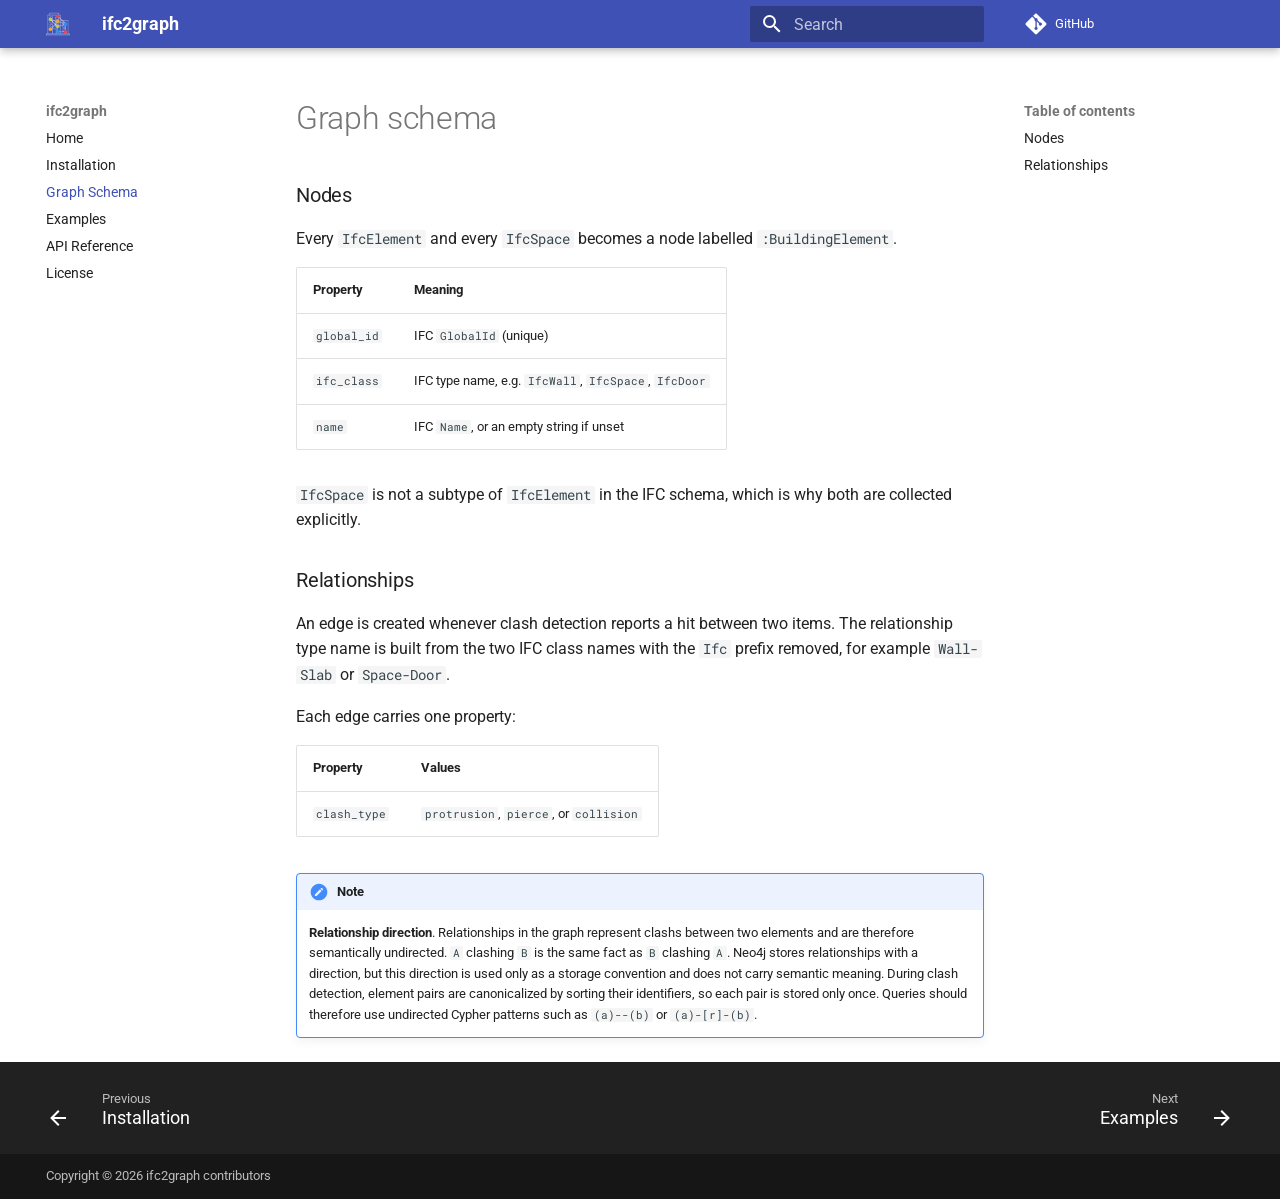
<file: graph/index.html>
<!doctype html>
<html lang="en" class="no-js">
  <head>
    
      <meta charset="utf-8">
      <meta name="viewport" content="width=device-width,initial-scale=1">
      
        <meta name="description" content="Convert an IFC model into a graph.">
      
      
      
        <link rel="canonical" href="https://ifc2graph.github.io/ifc2graph/graph/">
      
      
        <link rel="prev" href="../installation/">
      
      
        <link rel="next" href="../querying/">
      
      
        
      
      
      <link rel="icon" href="../images/ifc2graph.png">
      <meta name="generator" content="mkdocs-1.6.1, mkdocs-material-9.8.0">
    
    
      
        <title>Graph Schema - ifc2graph</title>
      
    
    
      <link rel="stylesheet" href="../assets/stylesheets/main.57a0d79d.min.css">
      
        
        <link rel="stylesheet" href="../assets/stylesheets/palette.fb2fffe2.min.css">
      
      


    
    
      
    
    
      
        
        
        <link rel="preconnect" href="https://fonts.gstatic.com" crossorigin>
        <link rel="stylesheet" href="https://fonts.googleapis.com/css?family=Roboto:300,300i,400,400i,700,700i%7CRoboto+Mono:400,400i,700,700i&display=fallback">
        <style>:root{--md-text-font:"Roboto";--md-code-font:"Roboto Mono"}</style>
      
    
    
      <link rel="stylesheet" href="../assets/_mkdocstrings.css">
    
      <link rel="stylesheet" href="../stylesheets/extra.css">
    
    <script>__md_scope=new URL("..",location),__md_hash=e=>[...e].reduce(((e,_)=>(e<<5)-e+_.charCodeAt(0)),0),__md_get=(e,_=localStorage,t=__md_scope)=>JSON.parse(_.getItem(t.pathname+"."+e)),__md_set=(e,_,t=localStorage,a=__md_scope)=>{try{t.setItem(a.pathname+"."+e,JSON.stringify(_))}catch(e){}}</script>
    
      

    
    
  </head>
  
  
    
    
    
    
    
    <body dir="ltr" data-md-color-scheme="default" data-md-color-primary="indigo" data-md-color-accent="indigo">
  
    
    <input class="md-toggle" data-md-toggle="drawer" type="checkbox" id="__drawer" autocomplete="off">
    <input class="md-toggle" data-md-toggle="search" type="checkbox" id="__search" autocomplete="off">
    <label class="md-overlay" for="__drawer"></label>
    <div data-md-component="skip">
      
        
        <a href="#graph-schema" class="md-skip">
          Skip to content
        </a>
      
    </div>
    <div data-md-component="announce">
      
    </div>
    
    
      

  

<header class="md-header md-header--shadow" data-md-component="header">
  <nav class="md-header__inner md-grid" aria-label="Header">
    <a href=".." title="ifc2graph" class="md-header__button md-logo" aria-label="ifc2graph" data-md-component="logo">
      
  <img src="../images/ifc2graph.png" alt="logo">

    </a>
    <label class="md-header__button md-icon" for="__drawer">
      
      <svg xmlns="http://www.w3.org/2000/svg" viewBox="0 0 24 24"><path d="M3 6h18v2H3zm0 5h18v2H3zm0 5h18v2H3z"/></svg>
    </label>
    <div class="md-header__title" data-md-component="header-title">
      <div class="md-header__ellipsis">
        <div class="md-header__topic">
          <span class="md-ellipsis">
            ifc2graph
          </span>
        </div>
        <div class="md-header__topic" data-md-component="header-topic">
          <span class="md-ellipsis">
            
              Graph Schema
            
          </span>
        </div>
      </div>
    </div>
    
      
    
    
    
    
      
      
        <label class="md-header__button md-icon" for="__search">
          
          <svg xmlns="http://www.w3.org/2000/svg" viewBox="0 0 24 24"><path d="M9.5 3A6.5 6.5 0 0 1 16 9.5c0 1.61-.59 3.09-1.56 4.23l.27.27h.79l5 5-1.5 1.5-5-5v-.79l-.27-.27A6.52 6.52 0 0 1 9.5 16 6.5 6.5 0 0 1 3 9.5 6.5 6.5 0 0 1 9.5 3m0 2C7 5 5 7 5 9.5S7 14 9.5 14 14 12 14 9.5 12 5 9.5 5"/></svg>
        </label>
        <div class="md-search" data-md-component="search" role="dialog">
  <label class="md-search__overlay" for="__search"></label>
  <div class="md-search__inner" role="search">
    <form class="md-search__form" name="search">
      <input type="text" class="md-search__input" name="query" aria-label="Search" placeholder="Search" autocapitalize="off" autocorrect="off" autocomplete="off" spellcheck="false" data-md-component="search-query" required>
      <label class="md-search__icon md-icon" for="__search">
        
        <svg xmlns="http://www.w3.org/2000/svg" viewBox="0 0 24 24"><path d="M9.5 3A6.5 6.5 0 0 1 16 9.5c0 1.61-.59 3.09-1.56 4.23l.27.27h.79l5 5-1.5 1.5-5-5v-.79l-.27-.27A6.52 6.52 0 0 1 9.5 16 6.5 6.5 0 0 1 3 9.5 6.5 6.5 0 0 1 9.5 3m0 2C7 5 5 7 5 9.5S7 14 9.5 14 14 12 14 9.5 12 5 9.5 5"/></svg>
        
        <svg xmlns="http://www.w3.org/2000/svg" viewBox="0 0 24 24"><path d="M20 11v2H8l5.5 5.5-1.42 1.42L4.16 12l7.92-7.92L13.5 5.5 8 11z"/></svg>
      </label>
      <nav class="md-search__options" aria-label="Search">
        
        <button type="reset" class="md-search__icon md-icon" title="Clear" aria-label="Clear" tabindex="-1">
          
          <svg xmlns="http://www.w3.org/2000/svg" viewBox="0 0 24 24"><path d="M19 6.41 17.59 5 12 10.59 6.41 5 5 6.41 10.59 12 5 17.59 6.41 19 12 13.41 17.59 19 19 17.59 13.41 12z"/></svg>
        </button>
      </nav>
      
        <div class="md-search__suggest" data-md-component="search-suggest"></div>
      
    </form>
    <div class="md-search__output">
      <div class="md-search__scrollwrap" tabindex="0" data-md-scrollfix>
        <div class="md-search-result" data-md-component="search-result">
          <div class="md-search-result__meta">
            Initializing search
          </div>
          <ol class="md-search-result__list" role="presentation"></ol>
        </div>
      </div>
    </div>
  </div>
</div>
      
    
    
      <div class="md-header__source">
        <a href="https://github.com/ifc2graph/ifc2graph" title="Go to repository" class="md-source" data-md-component="source">
  <div class="md-source__icon md-icon">
    
    <svg xmlns="http://www.w3.org/2000/svg" viewBox="0 0 448 512"><!--! Font Awesome Free 7.1.0 by @fontawesome - https://fontawesome.com License - https://fontawesome.com/license/free (Icons: CC BY 4.0, Fonts: SIL OFL 1.1, Code: MIT License) Copyright 2025 Fonticons, Inc.--><path d="M439.6 236.1 244 40.5c-5.4-5.5-12.8-8.5-20.4-8.5s-15 3-20.4 8.4L162.5 81l51.5 51.5c27.1-9.1 52.7 16.8 43.4 43.7l49.7 49.7c34.2-11.8 61.2 31 35.5 56.7-26.5 26.5-70.2-2.9-56-37.3L240.3 199v121.9c25.3 12.5 22.3 41.8 9.1 55-6.4 6.4-15.2 10.1-24.3 10.1s-17.8-3.6-24.3-10.1c-17.6-17.6-11.1-46.9 11.2-56v-123c-20.8-8.5-24.6-30.7-18.6-45L142.6 101 8.5 235.1C3 240.6 0 247.9 0 255.5s3 15 8.5 20.4l195.6 195.7c5.4 5.4 12.7 8.4 20.4 8.4s15-3 20.4-8.4l194.7-194.7c5.4-5.4 8.4-12.8 8.4-20.4s-3-15-8.4-20.4"/></svg>
  </div>
  <div class="md-source__repository">
    GitHub
  </div>
</a>
      </div>
    
  </nav>
  
</header>
    
    <div class="md-container" data-md-component="container">
      
      
        
          
        
      
      <main class="md-main" data-md-component="main">
        <div class="md-main__inner md-grid">
          
            
              
              <div class="md-sidebar md-sidebar--primary" data-md-component="sidebar" data-md-type="navigation" >
                <div class="md-sidebar__scrollwrap">
                  <div class="md-sidebar__inner">
                    



<nav class="md-nav md-nav--primary" aria-label="Navigation" data-md-level="0">
  <label class="md-nav__title" for="__drawer">
    <a href=".." title="ifc2graph" class="md-nav__button md-logo" aria-label="ifc2graph" data-md-component="logo">
      
  <img src="../images/ifc2graph.png" alt="logo">

    </a>
    ifc2graph
  </label>
  
    <div class="md-nav__source">
      <a href="https://github.com/ifc2graph/ifc2graph" title="Go to repository" class="md-source" data-md-component="source">
  <div class="md-source__icon md-icon">
    
    <svg xmlns="http://www.w3.org/2000/svg" viewBox="0 0 448 512"><!--! Font Awesome Free 7.1.0 by @fontawesome - https://fontawesome.com License - https://fontawesome.com/license/free (Icons: CC BY 4.0, Fonts: SIL OFL 1.1, Code: MIT License) Copyright 2025 Fonticons, Inc.--><path d="M439.6 236.1 244 40.5c-5.4-5.5-12.8-8.5-20.4-8.5s-15 3-20.4 8.4L162.5 81l51.5 51.5c27.1-9.1 52.7 16.8 43.4 43.7l49.7 49.7c34.2-11.8 61.2 31 35.5 56.7-26.5 26.5-70.2-2.9-56-37.3L240.3 199v121.9c25.3 12.5 22.3 41.8 9.1 55-6.4 6.4-15.2 10.1-24.3 10.1s-17.8-3.6-24.3-10.1c-17.6-17.6-11.1-46.9 11.2-56v-123c-20.8-8.5-24.6-30.7-18.6-45L142.6 101 8.5 235.1C3 240.6 0 247.9 0 255.5s3 15 8.5 20.4l195.6 195.7c5.4 5.4 12.7 8.4 20.4 8.4s15-3 20.4-8.4l194.7-194.7c5.4-5.4 8.4-12.8 8.4-20.4s-3-15-8.4-20.4"/></svg>
  </div>
  <div class="md-source__repository">
    GitHub
  </div>
</a>
    </div>
  
  <ul class="md-nav__list" data-md-scrollfix>
    
      
      
  
  
  
  
    <li class="md-nav__item">
      <a href=".." class="md-nav__link">
        
  
  
  <span class="md-ellipsis">
    
  
    Home
  

    
  </span>
  
  

      </a>
    </li>
  

    
      
      
  
  
  
  
    <li class="md-nav__item">
      <a href="../installation/" class="md-nav__link">
        
  
  
  <span class="md-ellipsis">
    
  
    Installation
  

    
  </span>
  
  

      </a>
    </li>
  

    
      
      
  
  
    
  
  
  
    <li class="md-nav__item md-nav__item--active">
      
      <input class="md-nav__toggle md-toggle" type="checkbox" id="__toc">
      
      
        
      
      
        <label class="md-nav__link md-nav__link--active" for="__toc">
          
  
  
  <span class="md-ellipsis">
    
  
    Graph Schema
  

    
  </span>
  
  

          <span class="md-nav__icon md-icon"></span>
        </label>
      
      <a href="./" class="md-nav__link md-nav__link--active">
        
  
  
  <span class="md-ellipsis">
    
  
    Graph Schema
  

    
  </span>
  
  

      </a>
      
        

<nav class="md-nav md-nav--secondary" aria-label="Table of contents">
  
  
  
    
  
  
    <label class="md-nav__title" for="__toc">
      <span class="md-nav__icon md-icon"></span>
      Table of contents
    </label>
    <ul class="md-nav__list" data-md-component="toc" data-md-scrollfix>
      
        <li class="md-nav__item">
  <a href="#nodes" class="md-nav__link">
    <span class="md-ellipsis">
      
        Nodes
      
    </span>
  </a>
  
</li>
      
        <li class="md-nav__item">
  <a href="#relationships" class="md-nav__link">
    <span class="md-ellipsis">
      
        Relationships
      
    </span>
  </a>
  
</li>
      
    </ul>
  
</nav>
      
    </li>
  

    
      
      
  
  
  
  
    <li class="md-nav__item">
      <a href="../querying/" class="md-nav__link">
        
  
  
  <span class="md-ellipsis">
    
  
    Examples
  

    
  </span>
  
  

      </a>
    </li>
  

    
      
      
  
  
  
  
    <li class="md-nav__item">
      <a href="../api/" class="md-nav__link">
        
  
  
  <span class="md-ellipsis">
    
  
    API Reference
  

    
  </span>
  
  

      </a>
    </li>
  

    
      
      
  
  
  
  
    <li class="md-nav__item">
      <a href="../license-dependencies/" class="md-nav__link">
        
  
  
  <span class="md-ellipsis">
    
  
    License
  

    
  </span>
  
  

      </a>
    </li>
  

    
  </ul>
</nav>
                  </div>
                </div>
              </div>
            
            
              
              <div class="md-sidebar md-sidebar--secondary" data-md-component="sidebar" data-md-type="toc" >
                <div class="md-sidebar__scrollwrap">
                  <div class="md-sidebar__inner">
                    

<nav class="md-nav md-nav--secondary" aria-label="Table of contents">
  
  
  
    
  
  
    <label class="md-nav__title" for="__toc">
      <span class="md-nav__icon md-icon"></span>
      Table of contents
    </label>
    <ul class="md-nav__list" data-md-component="toc" data-md-scrollfix>
      
        <li class="md-nav__item">
  <a href="#nodes" class="md-nav__link">
    <span class="md-ellipsis">
      
        Nodes
      
    </span>
  </a>
  
</li>
      
        <li class="md-nav__item">
  <a href="#relationships" class="md-nav__link">
    <span class="md-ellipsis">
      
        Relationships
      
    </span>
  </a>
  
</li>
      
    </ul>
  
</nav>
                  </div>
                </div>
              </div>
            
          
          
            <div class="md-content" data-md-component="content">
              
              <article class="md-content__inner md-typeset">
                
                  


  
  


<h1 id="graph-schema">Graph schema<a class="headerlink" href="#graph-schema" title="Permanent link">&para;</a></h1>
<h3 id="nodes">Nodes<a class="headerlink" href="#nodes" title="Permanent link">&para;</a></h3>
<p>Every <code>IfcElement</code> and every <code>IfcSpace</code> becomes a node labelled <code>:BuildingElement</code>.</p>
<table>
<thead>
<tr>
<th>Property</th>
<th>Meaning</th>
</tr>
</thead>
<tbody>
<tr>
<td><code>global_id</code></td>
<td>IFC <code>GlobalId</code> (unique)</td>
</tr>
<tr>
<td><code>ifc_class</code></td>
<td>IFC type name, e.g. <code>IfcWall</code>, <code>IfcSpace</code>, <code>IfcDoor</code></td>
</tr>
<tr>
<td><code>name</code></td>
<td>IFC <code>Name</code>, or an empty string if unset</td>
</tr>
</tbody>
</table>
<p><code>IfcSpace</code> is not a subtype of <code>IfcElement</code> in the IFC schema, which is why both are collected explicitly.</p>
<h3 id="relationships">Relationships<a class="headerlink" href="#relationships" title="Permanent link">&para;</a></h3>
<p>An edge is created whenever clash detection reports a hit between two items. The relationship type name is built from the two IFC class names with the <code>Ifc</code> prefix removed, for example <code>Wall-Slab</code> or <code>Space-Door</code>.</p>
<p>Each edge carries one property:</p>
<table>
<thead>
<tr>
<th>Property</th>
<th>Values</th>
</tr>
</thead>
<tbody>
<tr>
<td><code>clash_type</code></td>
<td><code>protrusion</code>, <code>pierce</code>, or <code>collision</code></td>
</tr>
</tbody>
</table>
<div class="admonition note">
<p class="admonition-title">Note</p>
<p><b>Relationship direction</b>. Relationships in the graph represent clashs between two elements and are therefore semantically undirected. <code>A</code> clashing <code>B</code> is the same fact as <code>B</code> clashing <code>A</code>. Neo4j stores relationships with a direction, but this direction is used only as a storage convention and does not carry semantic meaning. During clash detection, element pairs are canonicalized by sorting their identifiers, so each pair is stored only once. Queries should therefore use undirected Cypher patterns such as <code>(a)--(b)</code> or <code>(a)-[r]-(b)</code>.</p>
</div>












                
              </article>
            </div>
          
          
  <script>var tabs=__md_get("__tabs");if(Array.isArray(tabs))e:for(var set of document.querySelectorAll(".tabbed-set")){var labels=set.querySelector(".tabbed-labels");for(var tab of tabs)for(var label of labels.getElementsByTagName("label"))if(label.innerText.trim()===tab){var input=document.getElementById(label.htmlFor);input.checked=!0;continue e}}</script>

<script>var target=document.getElementById(location.hash.slice(1));target&&target.name&&(target.checked=target.name.startsWith("__tabbed_"))</script>
        </div>
        
      </main>
      
        <footer class="md-footer">
  
    
      
      <nav class="md-footer__inner md-grid" aria-label="Footer" >
        
          
          <a href="../installation/" class="md-footer__link md-footer__link--prev" aria-label="Previous: Installation">
            <div class="md-footer__button md-icon">
              
              <svg xmlns="http://www.w3.org/2000/svg" viewBox="0 0 24 24"><path d="M20 11v2H8l5.5 5.5-1.42 1.42L4.16 12l7.92-7.92L13.5 5.5 8 11z"/></svg>
            </div>
            <div class="md-footer__title">
              <span class="md-footer__direction">
                Previous
              </span>
              <div class="md-ellipsis">
                Installation
              </div>
            </div>
          </a>
        
        
          
          <a href="../querying/" class="md-footer__link md-footer__link--next" aria-label="Next: Examples">
            <div class="md-footer__title">
              <span class="md-footer__direction">
                Next
              </span>
              <div class="md-ellipsis">
                Examples
              </div>
            </div>
            <div class="md-footer__button md-icon">
              
              <svg xmlns="http://www.w3.org/2000/svg" viewBox="0 0 24 24"><path d="M4 11v2h12l-5.5 5.5 1.42 1.42L19.84 12l-7.92-7.92L10.5 5.5 16 11z"/></svg>
            </div>
          </a>
        
      </nav>
    
  
  <div class="md-footer-meta md-typeset">
    <div class="md-footer-meta__inner md-grid">
      <div class="md-copyright">
  
    <div class="md-copyright__highlight">
      Copyright &copy; 2026 ifc2graph contributors
    </div>
  
  
</div>
      
    </div>
  </div>
</footer>
      
    </div>
    <div class="md-dialog" data-md-component="dialog">
      <div class="md-dialog__inner md-typeset"></div>
    </div>
    
    
    
      
      
      <script id="__config" type="application/json">{"annotate": null, "base": "..", "features": ["navigation.sections", "navigation.expand", "content.code.copy", "content.tabs.link", "search.highlight", "search.suggest", "navigation.footer"], "search": "../assets/javascripts/workers/search.a7633da7.min.js", "tags": null, "translations": {"clipboard.copied": "Copied to clipboard", "clipboard.copy": "Copy to clipboard", "search.result.more.one": "1 more on this page", "search.result.more.other": "# more on this page", "search.result.none": "No matching documents", "search.result.one": "1 matching document", "search.result.other": "# matching documents", "search.result.placeholder": "Type to start searching", "search.result.term.missing": "Missing", "select.version": "Select version"}, "version": null}</script>
    
    
      <script src="../assets/javascripts/bundle.c21346df.min.js"></script>
      
    
  </body>
</html>
</file>
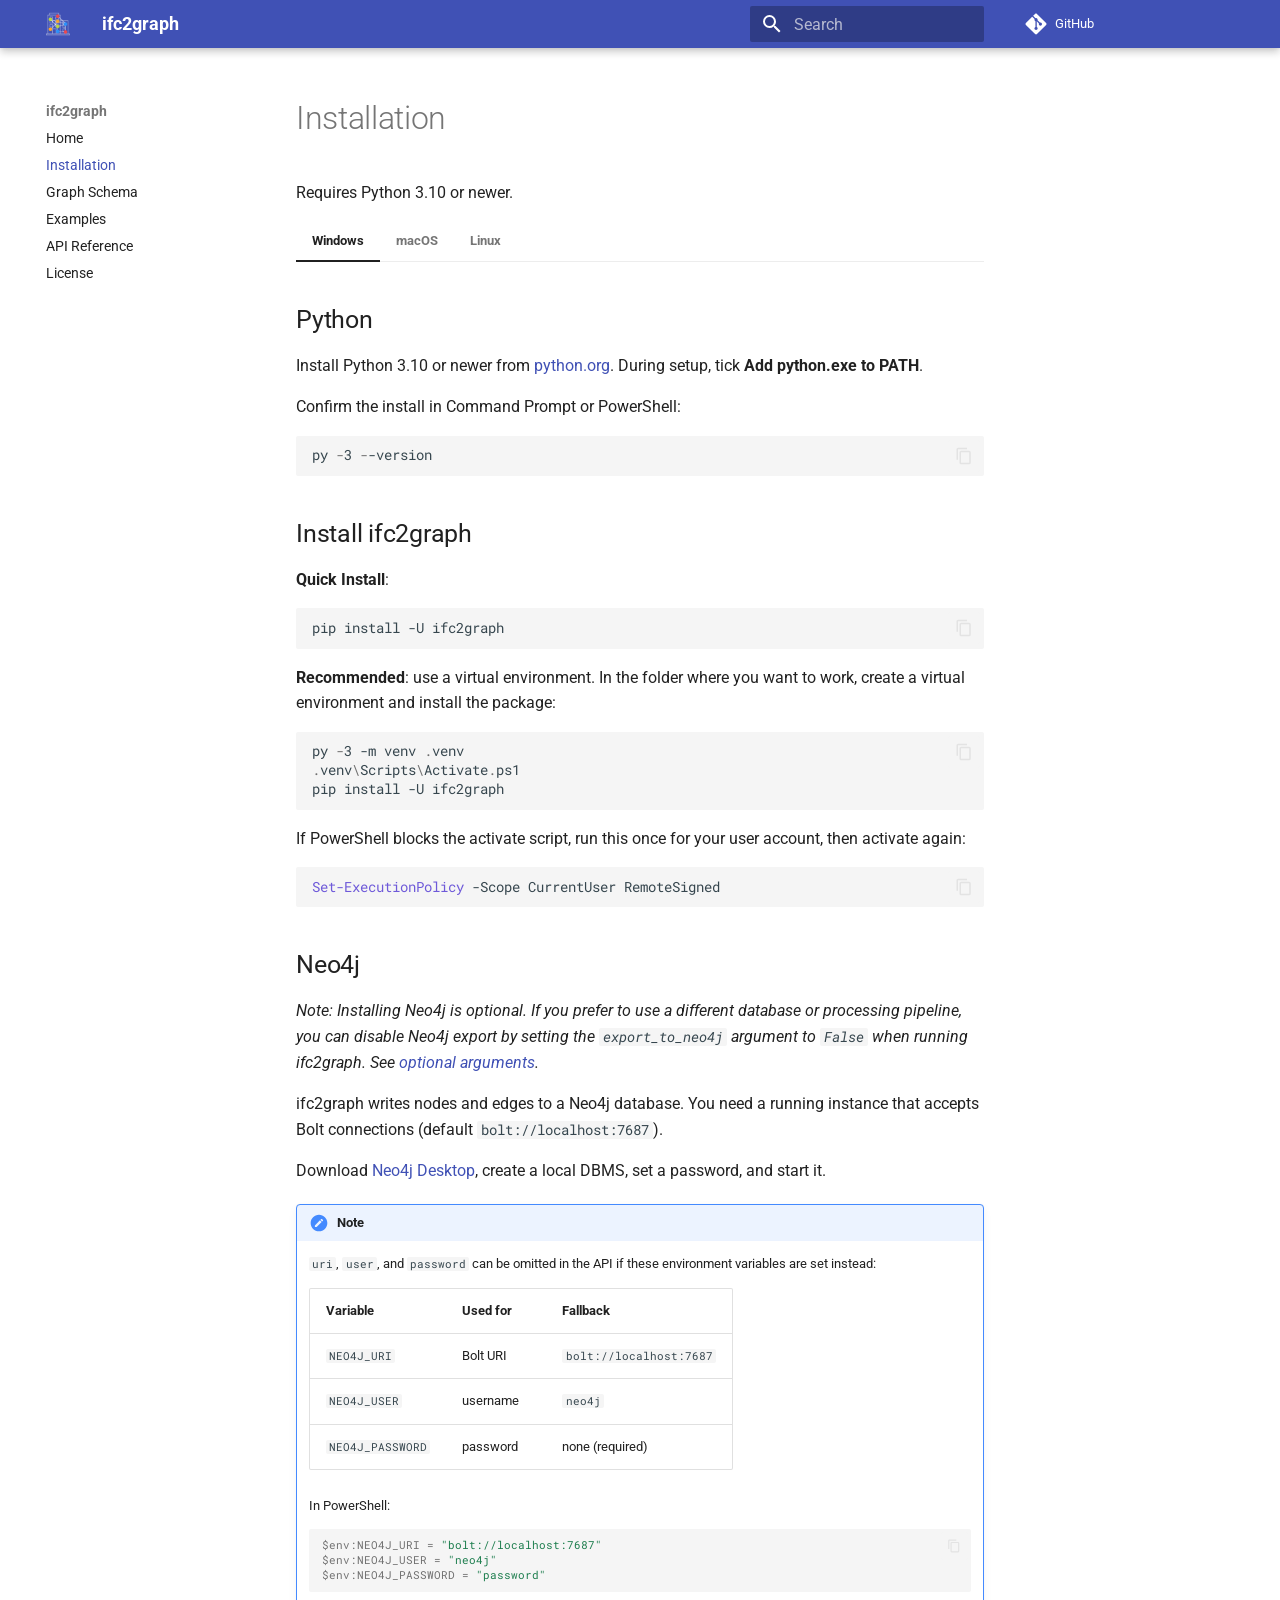
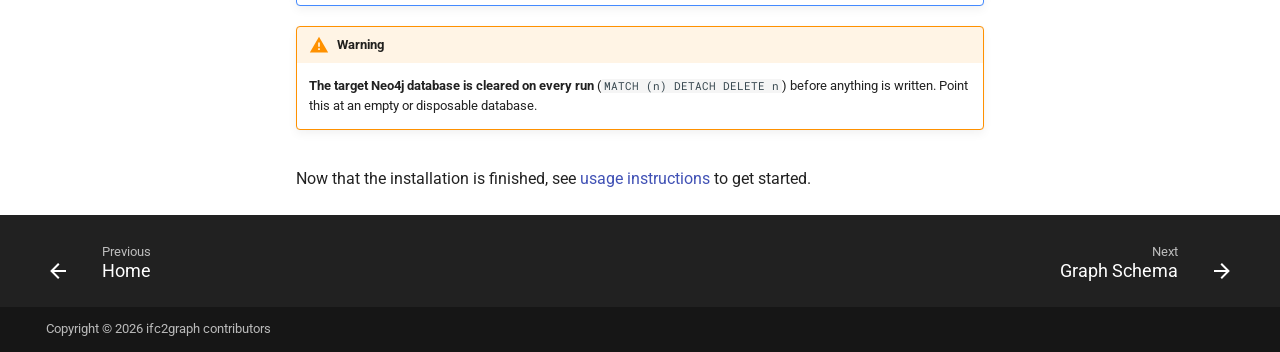
<file: installation/index.html>
<!doctype html>
<html lang="en" class="no-js">
  <head>
    
      <meta charset="utf-8">
      <meta name="viewport" content="width=device-width,initial-scale=1">
      
        <meta name="description" content="Convert an IFC model into a graph.">
      
      
      
        <link rel="canonical" href="https://ifc2graph.github.io/ifc2graph/installation/">
      
      
        <link rel="prev" href="..">
      
      
        <link rel="next" href="../graph/">
      
      
        
      
      
      <link rel="icon" href="../images/ifc2graph.png">
      <meta name="generator" content="mkdocs-1.6.1, mkdocs-material-9.8.0">
    
    
      
        <title>Installation - ifc2graph</title>
      
    
    
      <link rel="stylesheet" href="../assets/stylesheets/main.57a0d79d.min.css">
      
        
        <link rel="stylesheet" href="../assets/stylesheets/palette.fb2fffe2.min.css">
      
      


    
    
      
    
    
      
        
        
        <link rel="preconnect" href="https://fonts.gstatic.com" crossorigin>
        <link rel="stylesheet" href="https://fonts.googleapis.com/css?family=Roboto:300,300i,400,400i,700,700i%7CRoboto+Mono:400,400i,700,700i&display=fallback">
        <style>:root{--md-text-font:"Roboto";--md-code-font:"Roboto Mono"}</style>
      
    
    
      <link rel="stylesheet" href="../assets/_mkdocstrings.css">
    
      <link rel="stylesheet" href="../stylesheets/extra.css">
    
    <script>__md_scope=new URL("..",location),__md_hash=e=>[...e].reduce(((e,_)=>(e<<5)-e+_.charCodeAt(0)),0),__md_get=(e,_=localStorage,t=__md_scope)=>JSON.parse(_.getItem(t.pathname+"."+e)),__md_set=(e,_,t=localStorage,a=__md_scope)=>{try{t.setItem(a.pathname+"."+e,JSON.stringify(_))}catch(e){}}</script>
    
      

    
    
  </head>
  
  
    
    
    
    
    
    <body dir="ltr" data-md-color-scheme="default" data-md-color-primary="indigo" data-md-color-accent="indigo">
  
    
    <input class="md-toggle" data-md-toggle="drawer" type="checkbox" id="__drawer" autocomplete="off">
    <input class="md-toggle" data-md-toggle="search" type="checkbox" id="__search" autocomplete="off">
    <label class="md-overlay" for="__drawer"></label>
    <div data-md-component="skip">
      
        
        <a href="#installation" class="md-skip">
          Skip to content
        </a>
      
    </div>
    <div data-md-component="announce">
      
    </div>
    
    
      

  

<header class="md-header md-header--shadow" data-md-component="header">
  <nav class="md-header__inner md-grid" aria-label="Header">
    <a href=".." title="ifc2graph" class="md-header__button md-logo" aria-label="ifc2graph" data-md-component="logo">
      
  <img src="../images/ifc2graph.png" alt="logo">

    </a>
    <label class="md-header__button md-icon" for="__drawer">
      
      <svg xmlns="http://www.w3.org/2000/svg" viewBox="0 0 24 24"><path d="M3 6h18v2H3zm0 5h18v2H3zm0 5h18v2H3z"/></svg>
    </label>
    <div class="md-header__title" data-md-component="header-title">
      <div class="md-header__ellipsis">
        <div class="md-header__topic">
          <span class="md-ellipsis">
            ifc2graph
          </span>
        </div>
        <div class="md-header__topic" data-md-component="header-topic">
          <span class="md-ellipsis">
            
              Installation
            
          </span>
        </div>
      </div>
    </div>
    
      
    
    
    
    
      
      
        <label class="md-header__button md-icon" for="__search">
          
          <svg xmlns="http://www.w3.org/2000/svg" viewBox="0 0 24 24"><path d="M9.5 3A6.5 6.5 0 0 1 16 9.5c0 1.61-.59 3.09-1.56 4.23l.27.27h.79l5 5-1.5 1.5-5-5v-.79l-.27-.27A6.52 6.52 0 0 1 9.5 16 6.5 6.5 0 0 1 3 9.5 6.5 6.5 0 0 1 9.5 3m0 2C7 5 5 7 5 9.5S7 14 9.5 14 14 12 14 9.5 12 5 9.5 5"/></svg>
        </label>
        <div class="md-search" data-md-component="search" role="dialog">
  <label class="md-search__overlay" for="__search"></label>
  <div class="md-search__inner" role="search">
    <form class="md-search__form" name="search">
      <input type="text" class="md-search__input" name="query" aria-label="Search" placeholder="Search" autocapitalize="off" autocorrect="off" autocomplete="off" spellcheck="false" data-md-component="search-query" required>
      <label class="md-search__icon md-icon" for="__search">
        
        <svg xmlns="http://www.w3.org/2000/svg" viewBox="0 0 24 24"><path d="M9.5 3A6.5 6.5 0 0 1 16 9.5c0 1.61-.59 3.09-1.56 4.23l.27.27h.79l5 5-1.5 1.5-5-5v-.79l-.27-.27A6.52 6.52 0 0 1 9.5 16 6.5 6.5 0 0 1 3 9.5 6.5 6.5 0 0 1 9.5 3m0 2C7 5 5 7 5 9.5S7 14 9.5 14 14 12 14 9.5 12 5 9.5 5"/></svg>
        
        <svg xmlns="http://www.w3.org/2000/svg" viewBox="0 0 24 24"><path d="M20 11v2H8l5.5 5.5-1.42 1.42L4.16 12l7.92-7.92L13.5 5.5 8 11z"/></svg>
      </label>
      <nav class="md-search__options" aria-label="Search">
        
        <button type="reset" class="md-search__icon md-icon" title="Clear" aria-label="Clear" tabindex="-1">
          
          <svg xmlns="http://www.w3.org/2000/svg" viewBox="0 0 24 24"><path d="M19 6.41 17.59 5 12 10.59 6.41 5 5 6.41 10.59 12 5 17.59 6.41 19 12 13.41 17.59 19 19 17.59 13.41 12z"/></svg>
        </button>
      </nav>
      
        <div class="md-search__suggest" data-md-component="search-suggest"></div>
      
    </form>
    <div class="md-search__output">
      <div class="md-search__scrollwrap" tabindex="0" data-md-scrollfix>
        <div class="md-search-result" data-md-component="search-result">
          <div class="md-search-result__meta">
            Initializing search
          </div>
          <ol class="md-search-result__list" role="presentation"></ol>
        </div>
      </div>
    </div>
  </div>
</div>
      
    
    
      <div class="md-header__source">
        <a href="https://github.com/ifc2graph/ifc2graph" title="Go to repository" class="md-source" data-md-component="source">
  <div class="md-source__icon md-icon">
    
    <svg xmlns="http://www.w3.org/2000/svg" viewBox="0 0 448 512"><!--! Font Awesome Free 7.1.0 by @fontawesome - https://fontawesome.com License - https://fontawesome.com/license/free (Icons: CC BY 4.0, Fonts: SIL OFL 1.1, Code: MIT License) Copyright 2025 Fonticons, Inc.--><path d="M439.6 236.1 244 40.5c-5.4-5.5-12.8-8.5-20.4-8.5s-15 3-20.4 8.4L162.5 81l51.5 51.5c27.1-9.1 52.7 16.8 43.4 43.7l49.7 49.7c34.2-11.8 61.2 31 35.5 56.7-26.5 26.5-70.2-2.9-56-37.3L240.3 199v121.9c25.3 12.5 22.3 41.8 9.1 55-6.4 6.4-15.2 10.1-24.3 10.1s-17.8-3.6-24.3-10.1c-17.6-17.6-11.1-46.9 11.2-56v-123c-20.8-8.5-24.6-30.7-18.6-45L142.6 101 8.5 235.1C3 240.6 0 247.9 0 255.5s3 15 8.5 20.4l195.6 195.7c5.4 5.4 12.7 8.4 20.4 8.4s15-3 20.4-8.4l194.7-194.7c5.4-5.4 8.4-12.8 8.4-20.4s-3-15-8.4-20.4"/></svg>
  </div>
  <div class="md-source__repository">
    GitHub
  </div>
</a>
      </div>
    
  </nav>
  
</header>
    
    <div class="md-container" data-md-component="container">
      
      
        
          
        
      
      <main class="md-main" data-md-component="main">
        <div class="md-main__inner md-grid">
          
            
              
              <div class="md-sidebar md-sidebar--primary" data-md-component="sidebar" data-md-type="navigation" >
                <div class="md-sidebar__scrollwrap">
                  <div class="md-sidebar__inner">
                    



<nav class="md-nav md-nav--primary" aria-label="Navigation" data-md-level="0">
  <label class="md-nav__title" for="__drawer">
    <a href=".." title="ifc2graph" class="md-nav__button md-logo" aria-label="ifc2graph" data-md-component="logo">
      
  <img src="../images/ifc2graph.png" alt="logo">

    </a>
    ifc2graph
  </label>
  
    <div class="md-nav__source">
      <a href="https://github.com/ifc2graph/ifc2graph" title="Go to repository" class="md-source" data-md-component="source">
  <div class="md-source__icon md-icon">
    
    <svg xmlns="http://www.w3.org/2000/svg" viewBox="0 0 448 512"><!--! Font Awesome Free 7.1.0 by @fontawesome - https://fontawesome.com License - https://fontawesome.com/license/free (Icons: CC BY 4.0, Fonts: SIL OFL 1.1, Code: MIT License) Copyright 2025 Fonticons, Inc.--><path d="M439.6 236.1 244 40.5c-5.4-5.5-12.8-8.5-20.4-8.5s-15 3-20.4 8.4L162.5 81l51.5 51.5c27.1-9.1 52.7 16.8 43.4 43.7l49.7 49.7c34.2-11.8 61.2 31 35.5 56.7-26.5 26.5-70.2-2.9-56-37.3L240.3 199v121.9c25.3 12.5 22.3 41.8 9.1 55-6.4 6.4-15.2 10.1-24.3 10.1s-17.8-3.6-24.3-10.1c-17.6-17.6-11.1-46.9 11.2-56v-123c-20.8-8.5-24.6-30.7-18.6-45L142.6 101 8.5 235.1C3 240.6 0 247.9 0 255.5s3 15 8.5 20.4l195.6 195.7c5.4 5.4 12.7 8.4 20.4 8.4s15-3 20.4-8.4l194.7-194.7c5.4-5.4 8.4-12.8 8.4-20.4s-3-15-8.4-20.4"/></svg>
  </div>
  <div class="md-source__repository">
    GitHub
  </div>
</a>
    </div>
  
  <ul class="md-nav__list" data-md-scrollfix>
    
      
      
  
  
  
  
    <li class="md-nav__item">
      <a href=".." class="md-nav__link">
        
  
  
  <span class="md-ellipsis">
    
  
    Home
  

    
  </span>
  
  

      </a>
    </li>
  

    
      
      
  
  
    
  
  
  
    <li class="md-nav__item md-nav__item--active">
      
      <input class="md-nav__toggle md-toggle" type="checkbox" id="__toc">
      
      
        
      
      
      <a href="./" class="md-nav__link md-nav__link--active">
        
  
  
  <span class="md-ellipsis">
    
  
    Installation
  

    
  </span>
  
  

      </a>
      
    </li>
  

    
      
      
  
  
  
  
    <li class="md-nav__item">
      <a href="../graph/" class="md-nav__link">
        
  
  
  <span class="md-ellipsis">
    
  
    Graph Schema
  

    
  </span>
  
  

      </a>
    </li>
  

    
      
      
  
  
  
  
    <li class="md-nav__item">
      <a href="../querying/" class="md-nav__link">
        
  
  
  <span class="md-ellipsis">
    
  
    Examples
  

    
  </span>
  
  

      </a>
    </li>
  

    
      
      
  
  
  
  
    <li class="md-nav__item">
      <a href="../api/" class="md-nav__link">
        
  
  
  <span class="md-ellipsis">
    
  
    API Reference
  

    
  </span>
  
  

      </a>
    </li>
  

    
      
      
  
  
  
  
    <li class="md-nav__item">
      <a href="../license-dependencies/" class="md-nav__link">
        
  
  
  <span class="md-ellipsis">
    
  
    License
  

    
  </span>
  
  

      </a>
    </li>
  

    
  </ul>
</nav>
                  </div>
                </div>
              </div>
            
            
              
              <div class="md-sidebar md-sidebar--secondary" data-md-component="sidebar" data-md-type="toc" >
                <div class="md-sidebar__scrollwrap">
                  <div class="md-sidebar__inner">
                    

<nav class="md-nav md-nav--secondary" aria-label="Table of contents">
  
  
  
    
  
  
</nav>
                  </div>
                </div>
              </div>
            
          
          
            <div class="md-content" data-md-component="content">
              
              <article class="md-content__inner md-typeset">
                
                  


  
  


<h1 id="installation">Installation<a class="headerlink" href="#installation" title="Permanent link">&para;</a></h1>
<p>Requires Python 3.10 or newer.</p>
<div class="tabbed-set tabbed-alternate" data-tabs="1:3"><input checked="checked" id="__tabbed_1_1" name="__tabbed_1" type="radio" /><input id="__tabbed_1_2" name="__tabbed_1" type="radio" /><input id="__tabbed_1_3" name="__tabbed_1" type="radio" /><div class="tabbed-labels"><label for="__tabbed_1_1">Windows</label><label for="__tabbed_1_2">macOS</label><label for="__tabbed_1_3">Linux</label></div>
<div class="tabbed-content">
<div class="tabbed-block">
<p><p class="tab-h2">Python</p></p>
<p>Install Python 3.10 or newer from <a href="https://www.python.org/downloads/">python.org</a>. During setup, tick <strong>Add python.exe to PATH</strong>.</p>
<p>Confirm the install in Command Prompt or PowerShell:</p>
<div class="highlight"><pre><span></span><code><a id="__codelineno-0-1" name="__codelineno-0-1" href="#__codelineno-0-1"></a><span class="n">py</span> <span class="p">-</span><span class="n">3</span> <span class="p">-</span><span class="n">-version</span>
</code></pre></div>
<p><p class="tab-h2">Install ifc2graph</p></p>
<p><strong>Quick Install</strong>:
<div class="highlight"><pre><span></span><code><a id="__codelineno-1-1" name="__codelineno-1-1" href="#__codelineno-1-1"></a><span class="n">pip</span> <span class="n">install</span> <span class="n">-U</span> <span class="n">ifc2graph</span>
</code></pre></div></p>
<p><strong>Recommended</strong>: use a virtual environment. In the folder where you want to work, create a virtual environment and install the package:</p>
<div class="highlight"><pre><span></span><code><a id="__codelineno-2-1" name="__codelineno-2-1" href="#__codelineno-2-1"></a><span class="n">py</span> <span class="p">-</span><span class="n">3</span> <span class="n">-m</span> <span class="n">venv</span> <span class="p">.</span><span class="n">venv</span>
<a id="__codelineno-2-2" name="__codelineno-2-2" href="#__codelineno-2-2"></a><span class="p">.</span><span class="n">venv</span><span class="p">\</span><span class="n">Scripts</span><span class="p">\</span><span class="n">Activate</span><span class="p">.</span><span class="n">ps1</span>
<a id="__codelineno-2-3" name="__codelineno-2-3" href="#__codelineno-2-3"></a><span class="n">pip</span> <span class="n">install</span> <span class="n">-U</span> <span class="n">ifc2graph</span>
</code></pre></div>
<p>If PowerShell blocks the activate script, run this once for your user account, then activate again:</p>
<div class="highlight"><pre><span></span><code><a id="__codelineno-3-1" name="__codelineno-3-1" href="#__codelineno-3-1"></a><span class="nb">Set-ExecutionPolicy</span> <span class="n">-Scope</span> <span class="n">CurrentUser</span> <span class="n">RemoteSigned</span>
</code></pre></div>
<p><p class="tab-h2">Neo4j</p></p>
<p><em>Note: Installing Neo4j is optional. If you prefer to use a different database or processing pipeline, you can disable Neo4j export by setting the <code>export_to_neo4j</code> argument to <code>False</code> when running ifc2graph. See <a href="../#optional-arguments">optional arguments</a>.</em></p>
<p>ifc2graph writes nodes and edges to a Neo4j database. You need a running instance that accepts Bolt connections (default <code>bolt://localhost:7687</code>).</p>
<p>Download <a href="https://neo4j.com/download/">Neo4j Desktop</a>, create a local DBMS, set a password, and start it.</p>
<div class="admonition note">
<p class="admonition-title">Note</p>
<p><code>uri</code>, <code>user</code>, and <code>password</code> can be omitted in the API if these environment variables are set instead:</p>
<table>
<thead>
<tr>
<th>Variable</th>
<th>Used for</th>
<th>Fallback</th>
</tr>
</thead>
<tbody>
<tr>
<td><code>NEO4J_URI</code></td>
<td>Bolt URI</td>
<td><code>bolt://localhost:7687</code></td>
</tr>
<tr>
<td><code>NEO4J_USER</code></td>
<td>username</td>
<td><code>neo4j</code></td>
</tr>
<tr>
<td><code>NEO4J_PASSWORD</code></td>
<td>password</td>
<td>none (required)</td>
</tr>
</tbody>
</table>
<p>In PowerShell:</p>
<div class="highlight"><pre><span></span><code><a id="__codelineno-4-1" name="__codelineno-4-1" href="#__codelineno-4-1"></a><span class="nv">$env:NEO4J_URI</span> <span class="p">=</span> <span class="s2">"bolt://localhost:7687"</span>
<a id="__codelineno-4-2" name="__codelineno-4-2" href="#__codelineno-4-2"></a><span class="nv">$env:NEO4J_USER</span> <span class="p">=</span> <span class="s2">"neo4j"</span>
<a id="__codelineno-4-3" name="__codelineno-4-3" href="#__codelineno-4-3"></a><span class="nv">$env:NEO4J_PASSWORD</span> <span class="p">=</span> <span class="s2">"password"</span>
</code></pre></div>
</div>
<div class="admonition warning">
<p class="admonition-title">Warning</p>
<p><strong>The target Neo4j database is cleared on every run</strong> (<code>MATCH (n) DETACH DELETE n</code>) before anything is written. Point this at an empty or disposable database.</p>
</div>
</div>
<div class="tabbed-block">
<p><p class="tab-h2">Python</p></p>
<p>Install Python 3.10 or newer with <a href="https://brew.sh/">Homebrew</a>:</p>
<div class="highlight"><pre><span></span><code><a id="__codelineno-5-1" name="__codelineno-5-1" href="#__codelineno-5-1"></a>brew<span class="w"> </span>install<span class="w"> </span>python@3.12
</code></pre></div>
<p>Or download an installer from <a href="https://www.python.org/downloads/">python.org</a>. Confirm:</p>
<div class="highlight"><pre><span></span><code><a id="__codelineno-6-1" name="__codelineno-6-1" href="#__codelineno-6-1"></a>python3<span class="w"> </span>--version
</code></pre></div>
<p><p class="tab-h2">Install ifc2graph</p></p>
<p><strong>Quick Install</strong>:
<div class="highlight"><pre><span></span><code><a id="__codelineno-7-1" name="__codelineno-7-1" href="#__codelineno-7-1"></a>pip<span class="w"> </span>install<span class="w"> </span>-U<span class="w"> </span>ifc2graph
</code></pre></div></p>
<p><strong>Recommended</strong>: use a virtual environment. In the folder where you want to work, create a virtual environment and install the package:</p>
<div class="highlight"><pre><span></span><code><a id="__codelineno-8-1" name="__codelineno-8-1" href="#__codelineno-8-1"></a>python3<span class="w"> </span>-m<span class="w"> </span>venv<span class="w"> </span>.venv
<a id="__codelineno-8-2" name="__codelineno-8-2" href="#__codelineno-8-2"></a><span class="nb">source</span><span class="w"> </span>.venv/bin/activate
<a id="__codelineno-8-3" name="__codelineno-8-3" href="#__codelineno-8-3"></a>pip<span class="w"> </span>install<span class="w"> </span>-U<span class="w"> </span>ifc2graph
</code></pre></div>
<p><p class="tab-h2">Neo4j</p></p>
<p><em>Note: Installing Neo4j is optional. If you prefer to use a different database or processing pipeline, you can disable Neo4j export by setting the <code>export_to_neo4j</code> argument to <code>False</code> when running ifc2graph. See <a href="../#optional-arguments">optional arguments</a>.</em></p>
<p>ifc2graph writes nodes and edges to a Neo4j database. You need a running instance that accepts Bolt connections (default <code>bolt://localhost:7687</code>).</p>
<p>Download <a href="https://neo4j.com/download/">Neo4j Desktop</a>, create a local DBMS, set a password, and start it.</p>
<div class="admonition note">
<p class="admonition-title">Note</p>
<p><code>uri</code>, <code>user</code>, and <code>password</code> can be omitted in the API if these environment variables are set instead:</p>
<table>
<thead>
<tr>
<th>Variable</th>
<th>Used for</th>
<th>Fallback</th>
</tr>
</thead>
<tbody>
<tr>
<td><code>NEO4J_URI</code></td>
<td>Bolt URI</td>
<td><code>bolt://localhost:7687</code></td>
</tr>
<tr>
<td><code>NEO4J_USER</code></td>
<td>username</td>
<td><code>neo4j</code></td>
</tr>
<tr>
<td><code>NEO4J_PASSWORD</code></td>
<td>password</td>
<td>none (required)</td>
</tr>
</tbody>
</table>
<p>In terminal:</p>
<div class="highlight"><pre><span></span><code><a id="__codelineno-9-1" name="__codelineno-9-1" href="#__codelineno-9-1"></a><span class="nb">export</span><span class="w"> </span><span class="nv">NEO4J_URI</span><span class="o">=</span><span class="s2">"bolt://localhost:7687"</span>
<a id="__codelineno-9-2" name="__codelineno-9-2" href="#__codelineno-9-2"></a><span class="nb">export</span><span class="w"> </span><span class="nv">NEO4J_USER</span><span class="o">=</span><span class="s2">"neo4j"</span>
<a id="__codelineno-9-3" name="__codelineno-9-3" href="#__codelineno-9-3"></a><span class="nb">export</span><span class="w"> </span><span class="nv">NEO4J_PASSWORD</span><span class="o">=</span><span class="s2">"password"</span>
</code></pre></div>
</div>
<div class="admonition warning">
<p class="admonition-title">Warning</p>
<p><strong>The target Neo4j database is cleared on every run</strong> (<code>MATCH (n) DETACH DELETE n</code>) before anything is written. Point this at an empty or disposable database.</p>
</div>
</div>
<div class="tabbed-block">
<p><p class="tab-h2">Python</p></p>
<p>Install Python 3.10 or newer from your distribution.</p>
<p>Debian and Ubuntu:</p>
<div class="highlight"><pre><span></span><code><a id="__codelineno-10-1" name="__codelineno-10-1" href="#__codelineno-10-1"></a>sudo<span class="w"> </span>apt<span class="w"> </span>update
<a id="__codelineno-10-2" name="__codelineno-10-2" href="#__codelineno-10-2"></a>sudo<span class="w"> </span>apt<span class="w"> </span>install<span class="w"> </span>python3<span class="w"> </span>python3-venv<span class="w"> </span>python3-pip
</code></pre></div>
<p>Confirm:</p>
<div class="highlight"><pre><span></span><code><a id="__codelineno-11-1" name="__codelineno-11-1" href="#__codelineno-11-1"></a>python3<span class="w"> </span>--version
</code></pre></div>
<p><p class="tab-h2">Install ifc2graph</p></p>
<p><strong>Quick Install</strong>:
<div class="highlight"><pre><span></span><code><a id="__codelineno-12-1" name="__codelineno-12-1" href="#__codelineno-12-1"></a>pip<span class="w"> </span>install<span class="w"> </span>-U<span class="w"> </span>ifc2graph
</code></pre></div></p>
<p><strong>Recommended</strong>: use a virtual environment. In the folder where you want to work, create a virtual environment and install the package:</p>
<div class="highlight"><pre><span></span><code><a id="__codelineno-13-1" name="__codelineno-13-1" href="#__codelineno-13-1"></a>python3<span class="w"> </span>-m<span class="w"> </span>venv<span class="w"> </span>.venv
<a id="__codelineno-13-2" name="__codelineno-13-2" href="#__codelineno-13-2"></a><span class="nb">source</span><span class="w"> </span>.venv/bin/activate
<a id="__codelineno-13-3" name="__codelineno-13-3" href="#__codelineno-13-3"></a>pip<span class="w"> </span>install<span class="w"> </span>-U<span class="w"> </span>ifc2graph
</code></pre></div>
<p>On Debian and Ubuntu, <code>apt install python3-venv</code> is required before <code>python3 -m venv</code> will work.</p>
<p><p class="tab-h2">Neo4j</p></p>
<p><em>Note: Installing Neo4j is optional. If you prefer to use a different database or processing pipeline, you can disable Neo4j export by setting the <code>export_to_neo4j</code> argument to <code>False</code> when running ifc2graph. See <a href="../#optional-arguments">optional arguments</a>.</em></p>
<p>ifc2graph writes nodes and edges to a Neo4j database. You need a running instance that accepts Bolt connections (default <code>bolt://localhost:7687</code>).</p>
<p>Download <a href="https://neo4j.com/download/">Neo4j Desktop</a>, create a local DBMS, set a password, and start it.</p>
<div class="admonition note">
<p class="admonition-title">Note</p>
<p><code>uri</code>, <code>user</code>, and <code>password</code> can be omitted in the API if these environment variables are set instead:</p>
<table>
<thead>
<tr>
<th>Variable</th>
<th>Used for</th>
<th>Fallback</th>
</tr>
</thead>
<tbody>
<tr>
<td><code>NEO4J_URI</code></td>
<td>Bolt URI</td>
<td><code>bolt://localhost:7687</code></td>
</tr>
<tr>
<td><code>NEO4J_USER</code></td>
<td>username</td>
<td><code>neo4j</code></td>
</tr>
<tr>
<td><code>NEO4J_PASSWORD</code></td>
<td>password</td>
<td>none (required)</td>
</tr>
</tbody>
</table>
<p>In terminal:</p>
<div class="highlight"><pre><span></span><code><a id="__codelineno-14-1" name="__codelineno-14-1" href="#__codelineno-14-1"></a><span class="nb">export</span><span class="w"> </span><span class="nv">NEO4J_URI</span><span class="o">=</span><span class="s2">"bolt://localhost:7687"</span>
<a id="__codelineno-14-2" name="__codelineno-14-2" href="#__codelineno-14-2"></a><span class="nb">export</span><span class="w"> </span><span class="nv">NEO4J_USER</span><span class="o">=</span><span class="s2">"neo4j"</span>
<a id="__codelineno-14-3" name="__codelineno-14-3" href="#__codelineno-14-3"></a><span class="nb">export</span><span class="w"> </span><span class="nv">NEO4J_PASSWORD</span><span class="o">=</span><span class="s2">"password"</span>
</code></pre></div>
</div>
<div class="admonition warning">
<p class="admonition-title">Warning</p>
<p><strong>The target Neo4j database is cleared on every run</strong> (<code>MATCH (n) DETACH DELETE n</code>) before anything is written. Point this at an empty or disposable database.</p>
</div>
</div>
</div>
</div>
<p>Now that the installation is finished, see <a href="../#usage">usage instructions</a> to get started.</p>












                
              </article>
            </div>
          
          
  <script>var tabs=__md_get("__tabs");if(Array.isArray(tabs))e:for(var set of document.querySelectorAll(".tabbed-set")){var labels=set.querySelector(".tabbed-labels");for(var tab of tabs)for(var label of labels.getElementsByTagName("label"))if(label.innerText.trim()===tab){var input=document.getElementById(label.htmlFor);input.checked=!0;continue e}}</script>

<script>var target=document.getElementById(location.hash.slice(1));target&&target.name&&(target.checked=target.name.startsWith("__tabbed_"))</script>
        </div>
        
      </main>
      
        <footer class="md-footer">
  
    
      
      <nav class="md-footer__inner md-grid" aria-label="Footer" >
        
          
          <a href=".." class="md-footer__link md-footer__link--prev" aria-label="Previous: Home">
            <div class="md-footer__button md-icon">
              
              <svg xmlns="http://www.w3.org/2000/svg" viewBox="0 0 24 24"><path d="M20 11v2H8l5.5 5.5-1.42 1.42L4.16 12l7.92-7.92L13.5 5.5 8 11z"/></svg>
            </div>
            <div class="md-footer__title">
              <span class="md-footer__direction">
                Previous
              </span>
              <div class="md-ellipsis">
                Home
              </div>
            </div>
          </a>
        
        
          
          <a href="../graph/" class="md-footer__link md-footer__link--next" aria-label="Next: Graph Schema">
            <div class="md-footer__title">
              <span class="md-footer__direction">
                Next
              </span>
              <div class="md-ellipsis">
                Graph Schema
              </div>
            </div>
            <div class="md-footer__button md-icon">
              
              <svg xmlns="http://www.w3.org/2000/svg" viewBox="0 0 24 24"><path d="M4 11v2h12l-5.5 5.5 1.42 1.42L19.84 12l-7.92-7.92L10.5 5.5 16 11z"/></svg>
            </div>
          </a>
        
      </nav>
    
  
  <div class="md-footer-meta md-typeset">
    <div class="md-footer-meta__inner md-grid">
      <div class="md-copyright">
  
    <div class="md-copyright__highlight">
      Copyright &copy; 2026 ifc2graph contributors
    </div>
  
  
</div>
      
    </div>
  </div>
</footer>
      
    </div>
    <div class="md-dialog" data-md-component="dialog">
      <div class="md-dialog__inner md-typeset"></div>
    </div>
    
    
    
      
      
      <script id="__config" type="application/json">{"annotate": null, "base": "..", "features": ["navigation.sections", "navigation.expand", "content.code.copy", "content.tabs.link", "search.highlight", "search.suggest", "navigation.footer"], "search": "../assets/javascripts/workers/search.a7633da7.min.js", "tags": null, "translations": {"clipboard.copied": "Copied to clipboard", "clipboard.copy": "Copy to clipboard", "search.result.more.one": "1 more on this page", "search.result.more.other": "# more on this page", "search.result.none": "No matching documents", "search.result.one": "1 matching document", "search.result.other": "# matching documents", "search.result.placeholder": "Type to start searching", "search.result.term.missing": "Missing", "select.version": "Select version"}, "version": null}</script>
    
    
      <script src="../assets/javascripts/bundle.c21346df.min.js"></script>
      
    
  </body>
</html>
</file>
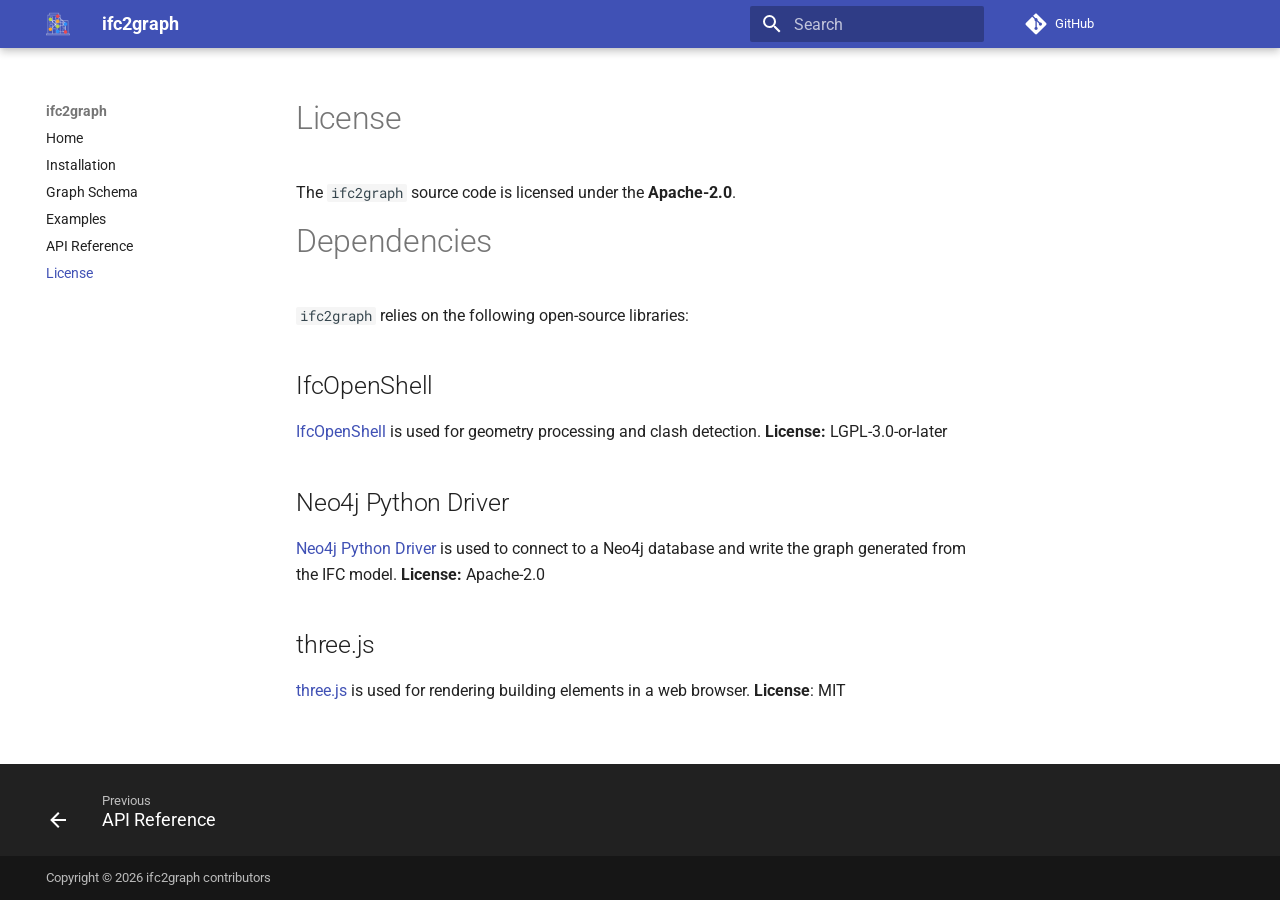
<file: license-dependencies/index.html>
<!doctype html>
<html lang="en" class="no-js">
  <head>
    
      <meta charset="utf-8">
      <meta name="viewport" content="width=device-width,initial-scale=1">
      
        <meta name="description" content="Convert an IFC model into a graph.">
      
      
      
        <link rel="canonical" href="https://ifc2graph.github.io/ifc2graph/license-dependencies/">
      
      
        <link rel="prev" href="../api/">
      
      
      
        
      
      
      <link rel="icon" href="../images/ifc2graph.png">
      <meta name="generator" content="mkdocs-1.6.1, mkdocs-material-9.8.0">
    
    
      
        <title>License - ifc2graph</title>
      
    
    
      <link rel="stylesheet" href="../assets/stylesheets/main.57a0d79d.min.css">
      
        
        <link rel="stylesheet" href="../assets/stylesheets/palette.fb2fffe2.min.css">
      
      


    
    
      
    
    
      
        
        
        <link rel="preconnect" href="https://fonts.gstatic.com" crossorigin>
        <link rel="stylesheet" href="https://fonts.googleapis.com/css?family=Roboto:300,300i,400,400i,700,700i%7CRoboto+Mono:400,400i,700,700i&display=fallback">
        <style>:root{--md-text-font:"Roboto";--md-code-font:"Roboto Mono"}</style>
      
    
    
      <link rel="stylesheet" href="../assets/_mkdocstrings.css">
    
      <link rel="stylesheet" href="../stylesheets/extra.css">
    
    <script>__md_scope=new URL("..",location),__md_hash=e=>[...e].reduce(((e,_)=>(e<<5)-e+_.charCodeAt(0)),0),__md_get=(e,_=localStorage,t=__md_scope)=>JSON.parse(_.getItem(t.pathname+"."+e)),__md_set=(e,_,t=localStorage,a=__md_scope)=>{try{t.setItem(a.pathname+"."+e,JSON.stringify(_))}catch(e){}}</script>
    
      

    
    
  </head>
  
  
    
    
    
    
    
    <body dir="ltr" data-md-color-scheme="default" data-md-color-primary="indigo" data-md-color-accent="indigo">
  
    
    <input class="md-toggle" data-md-toggle="drawer" type="checkbox" id="__drawer" autocomplete="off">
    <input class="md-toggle" data-md-toggle="search" type="checkbox" id="__search" autocomplete="off">
    <label class="md-overlay" for="__drawer"></label>
    <div data-md-component="skip">
      
        
        <a href="#license" class="md-skip">
          Skip to content
        </a>
      
    </div>
    <div data-md-component="announce">
      
    </div>
    
    
      

  

<header class="md-header md-header--shadow" data-md-component="header">
  <nav class="md-header__inner md-grid" aria-label="Header">
    <a href=".." title="ifc2graph" class="md-header__button md-logo" aria-label="ifc2graph" data-md-component="logo">
      
  <img src="../images/ifc2graph.png" alt="logo">

    </a>
    <label class="md-header__button md-icon" for="__drawer">
      
      <svg xmlns="http://www.w3.org/2000/svg" viewBox="0 0 24 24"><path d="M3 6h18v2H3zm0 5h18v2H3zm0 5h18v2H3z"/></svg>
    </label>
    <div class="md-header__title" data-md-component="header-title">
      <div class="md-header__ellipsis">
        <div class="md-header__topic">
          <span class="md-ellipsis">
            ifc2graph
          </span>
        </div>
        <div class="md-header__topic" data-md-component="header-topic">
          <span class="md-ellipsis">
            
              License
            
          </span>
        </div>
      </div>
    </div>
    
      
    
    
    
    
      
      
        <label class="md-header__button md-icon" for="__search">
          
          <svg xmlns="http://www.w3.org/2000/svg" viewBox="0 0 24 24"><path d="M9.5 3A6.5 6.5 0 0 1 16 9.5c0 1.61-.59 3.09-1.56 4.23l.27.27h.79l5 5-1.5 1.5-5-5v-.79l-.27-.27A6.52 6.52 0 0 1 9.5 16 6.5 6.5 0 0 1 3 9.5 6.5 6.5 0 0 1 9.5 3m0 2C7 5 5 7 5 9.5S7 14 9.5 14 14 12 14 9.5 12 5 9.5 5"/></svg>
        </label>
        <div class="md-search" data-md-component="search" role="dialog">
  <label class="md-search__overlay" for="__search"></label>
  <div class="md-search__inner" role="search">
    <form class="md-search__form" name="search">
      <input type="text" class="md-search__input" name="query" aria-label="Search" placeholder="Search" autocapitalize="off" autocorrect="off" autocomplete="off" spellcheck="false" data-md-component="search-query" required>
      <label class="md-search__icon md-icon" for="__search">
        
        <svg xmlns="http://www.w3.org/2000/svg" viewBox="0 0 24 24"><path d="M9.5 3A6.5 6.5 0 0 1 16 9.5c0 1.61-.59 3.09-1.56 4.23l.27.27h.79l5 5-1.5 1.5-5-5v-.79l-.27-.27A6.52 6.52 0 0 1 9.5 16 6.5 6.5 0 0 1 3 9.5 6.5 6.5 0 0 1 9.5 3m0 2C7 5 5 7 5 9.5S7 14 9.5 14 14 12 14 9.5 12 5 9.5 5"/></svg>
        
        <svg xmlns="http://www.w3.org/2000/svg" viewBox="0 0 24 24"><path d="M20 11v2H8l5.5 5.5-1.42 1.42L4.16 12l7.92-7.92L13.5 5.5 8 11z"/></svg>
      </label>
      <nav class="md-search__options" aria-label="Search">
        
        <button type="reset" class="md-search__icon md-icon" title="Clear" aria-label="Clear" tabindex="-1">
          
          <svg xmlns="http://www.w3.org/2000/svg" viewBox="0 0 24 24"><path d="M19 6.41 17.59 5 12 10.59 6.41 5 5 6.41 10.59 12 5 17.59 6.41 19 12 13.41 17.59 19 19 17.59 13.41 12z"/></svg>
        </button>
      </nav>
      
        <div class="md-search__suggest" data-md-component="search-suggest"></div>
      
    </form>
    <div class="md-search__output">
      <div class="md-search__scrollwrap" tabindex="0" data-md-scrollfix>
        <div class="md-search-result" data-md-component="search-result">
          <div class="md-search-result__meta">
            Initializing search
          </div>
          <ol class="md-search-result__list" role="presentation"></ol>
        </div>
      </div>
    </div>
  </div>
</div>
      
    
    
      <div class="md-header__source">
        <a href="https://github.com/ifc2graph/ifc2graph" title="Go to repository" class="md-source" data-md-component="source">
  <div class="md-source__icon md-icon">
    
    <svg xmlns="http://www.w3.org/2000/svg" viewBox="0 0 448 512"><!--! Font Awesome Free 7.1.0 by @fontawesome - https://fontawesome.com License - https://fontawesome.com/license/free (Icons: CC BY 4.0, Fonts: SIL OFL 1.1, Code: MIT License) Copyright 2025 Fonticons, Inc.--><path d="M439.6 236.1 244 40.5c-5.4-5.5-12.8-8.5-20.4-8.5s-15 3-20.4 8.4L162.5 81l51.5 51.5c27.1-9.1 52.7 16.8 43.4 43.7l49.7 49.7c34.2-11.8 61.2 31 35.5 56.7-26.5 26.5-70.2-2.9-56-37.3L240.3 199v121.9c25.3 12.5 22.3 41.8 9.1 55-6.4 6.4-15.2 10.1-24.3 10.1s-17.8-3.6-24.3-10.1c-17.6-17.6-11.1-46.9 11.2-56v-123c-20.8-8.5-24.6-30.7-18.6-45L142.6 101 8.5 235.1C3 240.6 0 247.9 0 255.5s3 15 8.5 20.4l195.6 195.7c5.4 5.4 12.7 8.4 20.4 8.4s15-3 20.4-8.4l194.7-194.7c5.4-5.4 8.4-12.8 8.4-20.4s-3-15-8.4-20.4"/></svg>
  </div>
  <div class="md-source__repository">
    GitHub
  </div>
</a>
      </div>
    
  </nav>
  
</header>
    
    <div class="md-container" data-md-component="container">
      
      
        
          
        
      
      <main class="md-main" data-md-component="main">
        <div class="md-main__inner md-grid">
          
            
              
              <div class="md-sidebar md-sidebar--primary" data-md-component="sidebar" data-md-type="navigation" >
                <div class="md-sidebar__scrollwrap">
                  <div class="md-sidebar__inner">
                    



<nav class="md-nav md-nav--primary" aria-label="Navigation" data-md-level="0">
  <label class="md-nav__title" for="__drawer">
    <a href=".." title="ifc2graph" class="md-nav__button md-logo" aria-label="ifc2graph" data-md-component="logo">
      
  <img src="../images/ifc2graph.png" alt="logo">

    </a>
    ifc2graph
  </label>
  
    <div class="md-nav__source">
      <a href="https://github.com/ifc2graph/ifc2graph" title="Go to repository" class="md-source" data-md-component="source">
  <div class="md-source__icon md-icon">
    
    <svg xmlns="http://www.w3.org/2000/svg" viewBox="0 0 448 512"><!--! Font Awesome Free 7.1.0 by @fontawesome - https://fontawesome.com License - https://fontawesome.com/license/free (Icons: CC BY 4.0, Fonts: SIL OFL 1.1, Code: MIT License) Copyright 2025 Fonticons, Inc.--><path d="M439.6 236.1 244 40.5c-5.4-5.5-12.8-8.5-20.4-8.5s-15 3-20.4 8.4L162.5 81l51.5 51.5c27.1-9.1 52.7 16.8 43.4 43.7l49.7 49.7c34.2-11.8 61.2 31 35.5 56.7-26.5 26.5-70.2-2.9-56-37.3L240.3 199v121.9c25.3 12.5 22.3 41.8 9.1 55-6.4 6.4-15.2 10.1-24.3 10.1s-17.8-3.6-24.3-10.1c-17.6-17.6-11.1-46.9 11.2-56v-123c-20.8-8.5-24.6-30.7-18.6-45L142.6 101 8.5 235.1C3 240.6 0 247.9 0 255.5s3 15 8.5 20.4l195.6 195.7c5.4 5.4 12.7 8.4 20.4 8.4s15-3 20.4-8.4l194.7-194.7c5.4-5.4 8.4-12.8 8.4-20.4s-3-15-8.4-20.4"/></svg>
  </div>
  <div class="md-source__repository">
    GitHub
  </div>
</a>
    </div>
  
  <ul class="md-nav__list" data-md-scrollfix>
    
      
      
  
  
  
  
    <li class="md-nav__item">
      <a href=".." class="md-nav__link">
        
  
  
  <span class="md-ellipsis">
    
  
    Home
  

    
  </span>
  
  

      </a>
    </li>
  

    
      
      
  
  
  
  
    <li class="md-nav__item">
      <a href="../installation/" class="md-nav__link">
        
  
  
  <span class="md-ellipsis">
    
  
    Installation
  

    
  </span>
  
  

      </a>
    </li>
  

    
      
      
  
  
  
  
    <li class="md-nav__item">
      <a href="../graph/" class="md-nav__link">
        
  
  
  <span class="md-ellipsis">
    
  
    Graph Schema
  

    
  </span>
  
  

      </a>
    </li>
  

    
      
      
  
  
  
  
    <li class="md-nav__item">
      <a href="../querying/" class="md-nav__link">
        
  
  
  <span class="md-ellipsis">
    
  
    Examples
  

    
  </span>
  
  

      </a>
    </li>
  

    
      
      
  
  
  
  
    <li class="md-nav__item">
      <a href="../api/" class="md-nav__link">
        
  
  
  <span class="md-ellipsis">
    
  
    API Reference
  

    
  </span>
  
  

      </a>
    </li>
  

    
      
      
  
  
    
  
  
  
    <li class="md-nav__item md-nav__item--active">
      
      <input class="md-nav__toggle md-toggle" type="checkbox" id="__toc">
      
      
        
      
      
      <a href="./" class="md-nav__link md-nav__link--active">
        
  
  
  <span class="md-ellipsis">
    
  
    License
  

    
  </span>
  
  

      </a>
      
    </li>
  

    
  </ul>
</nav>
                  </div>
                </div>
              </div>
            
            
              
              <div class="md-sidebar md-sidebar--secondary" data-md-component="sidebar" data-md-type="toc" >
                <div class="md-sidebar__scrollwrap">
                  <div class="md-sidebar__inner">
                    

<nav class="md-nav md-nav--secondary" aria-label="Table of contents">
  
  
  
    
  
  
</nav>
                  </div>
                </div>
              </div>
            
          
          
            <div class="md-content" data-md-component="content">
              
              <article class="md-content__inner md-typeset">
                
                  


  
  


<h1 id="license">License<a class="headerlink" href="#license" title="Permanent link">&para;</a></h1>
<p>The <code>ifc2graph</code> source code is licensed under the <strong>Apache-2.0</strong>.</p>
<h1 id="dependencies">Dependencies<a class="headerlink" href="#dependencies" title="Permanent link">&para;</a></h1>
<p><code>ifc2graph</code> relies on the following open-source libraries:</p>
<h2 id="ifcopenshell">IfcOpenShell<a class="headerlink" href="#ifcopenshell" title="Permanent link">&para;</a></h2>
<p><a href="https://docs.ifcopenshell.org/ifcopenshell.html">IfcOpenShell</a> is used for geometry processing and clash detection. <strong>License:</strong> LGPL-3.0-or-later</p>
<h2 id="neo4j-python-driver">Neo4j Python Driver<a class="headerlink" href="#neo4j-python-driver" title="Permanent link">&para;</a></h2>
<p><a href="https://github.com/neo4j/neo4j-python-driver">Neo4j Python Driver</a> is used to connect to a Neo4j database and write the graph generated from the IFC model. <strong>License:</strong> Apache-2.0</p>
<h2 id="threejs">three.js<a class="headerlink" href="#threejs" title="Permanent link">&para;</a></h2>
<p><a href="https://github.com/mrdoob/three.js/">three.js</a> is used for rendering building elements in a web browser. <strong>License</strong>: MIT</p>












                
              </article>
            </div>
          
          
  <script>var tabs=__md_get("__tabs");if(Array.isArray(tabs))e:for(var set of document.querySelectorAll(".tabbed-set")){var labels=set.querySelector(".tabbed-labels");for(var tab of tabs)for(var label of labels.getElementsByTagName("label"))if(label.innerText.trim()===tab){var input=document.getElementById(label.htmlFor);input.checked=!0;continue e}}</script>

<script>var target=document.getElementById(location.hash.slice(1));target&&target.name&&(target.checked=target.name.startsWith("__tabbed_"))</script>
        </div>
        
      </main>
      
        <footer class="md-footer">
  
    
      
      <nav class="md-footer__inner md-grid" aria-label="Footer" >
        
          
          <a href="../api/" class="md-footer__link md-footer__link--prev" aria-label="Previous: API Reference">
            <div class="md-footer__button md-icon">
              
              <svg xmlns="http://www.w3.org/2000/svg" viewBox="0 0 24 24"><path d="M20 11v2H8l5.5 5.5-1.42 1.42L4.16 12l7.92-7.92L13.5 5.5 8 11z"/></svg>
            </div>
            <div class="md-footer__title">
              <span class="md-footer__direction">
                Previous
              </span>
              <div class="md-ellipsis">
                API Reference
              </div>
            </div>
          </a>
        
        
      </nav>
    
  
  <div class="md-footer-meta md-typeset">
    <div class="md-footer-meta__inner md-grid">
      <div class="md-copyright">
  
    <div class="md-copyright__highlight">
      Copyright &copy; 2026 ifc2graph contributors
    </div>
  
  
</div>
      
    </div>
  </div>
</footer>
      
    </div>
    <div class="md-dialog" data-md-component="dialog">
      <div class="md-dialog__inner md-typeset"></div>
    </div>
    
    
    
      
      
      <script id="__config" type="application/json">{"annotate": null, "base": "..", "features": ["navigation.sections", "navigation.expand", "content.code.copy", "content.tabs.link", "search.highlight", "search.suggest", "navigation.footer"], "search": "../assets/javascripts/workers/search.a7633da7.min.js", "tags": null, "translations": {"clipboard.copied": "Copied to clipboard", "clipboard.copy": "Copy to clipboard", "search.result.more.one": "1 more on this page", "search.result.more.other": "# more on this page", "search.result.none": "No matching documents", "search.result.one": "1 matching document", "search.result.other": "# matching documents", "search.result.placeholder": "Type to start searching", "search.result.term.missing": "Missing", "select.version": "Select version"}, "version": null}</script>
    
    
      <script src="../assets/javascripts/bundle.c21346df.min.js"></script>
      
    
  </body>
</html>
</file>
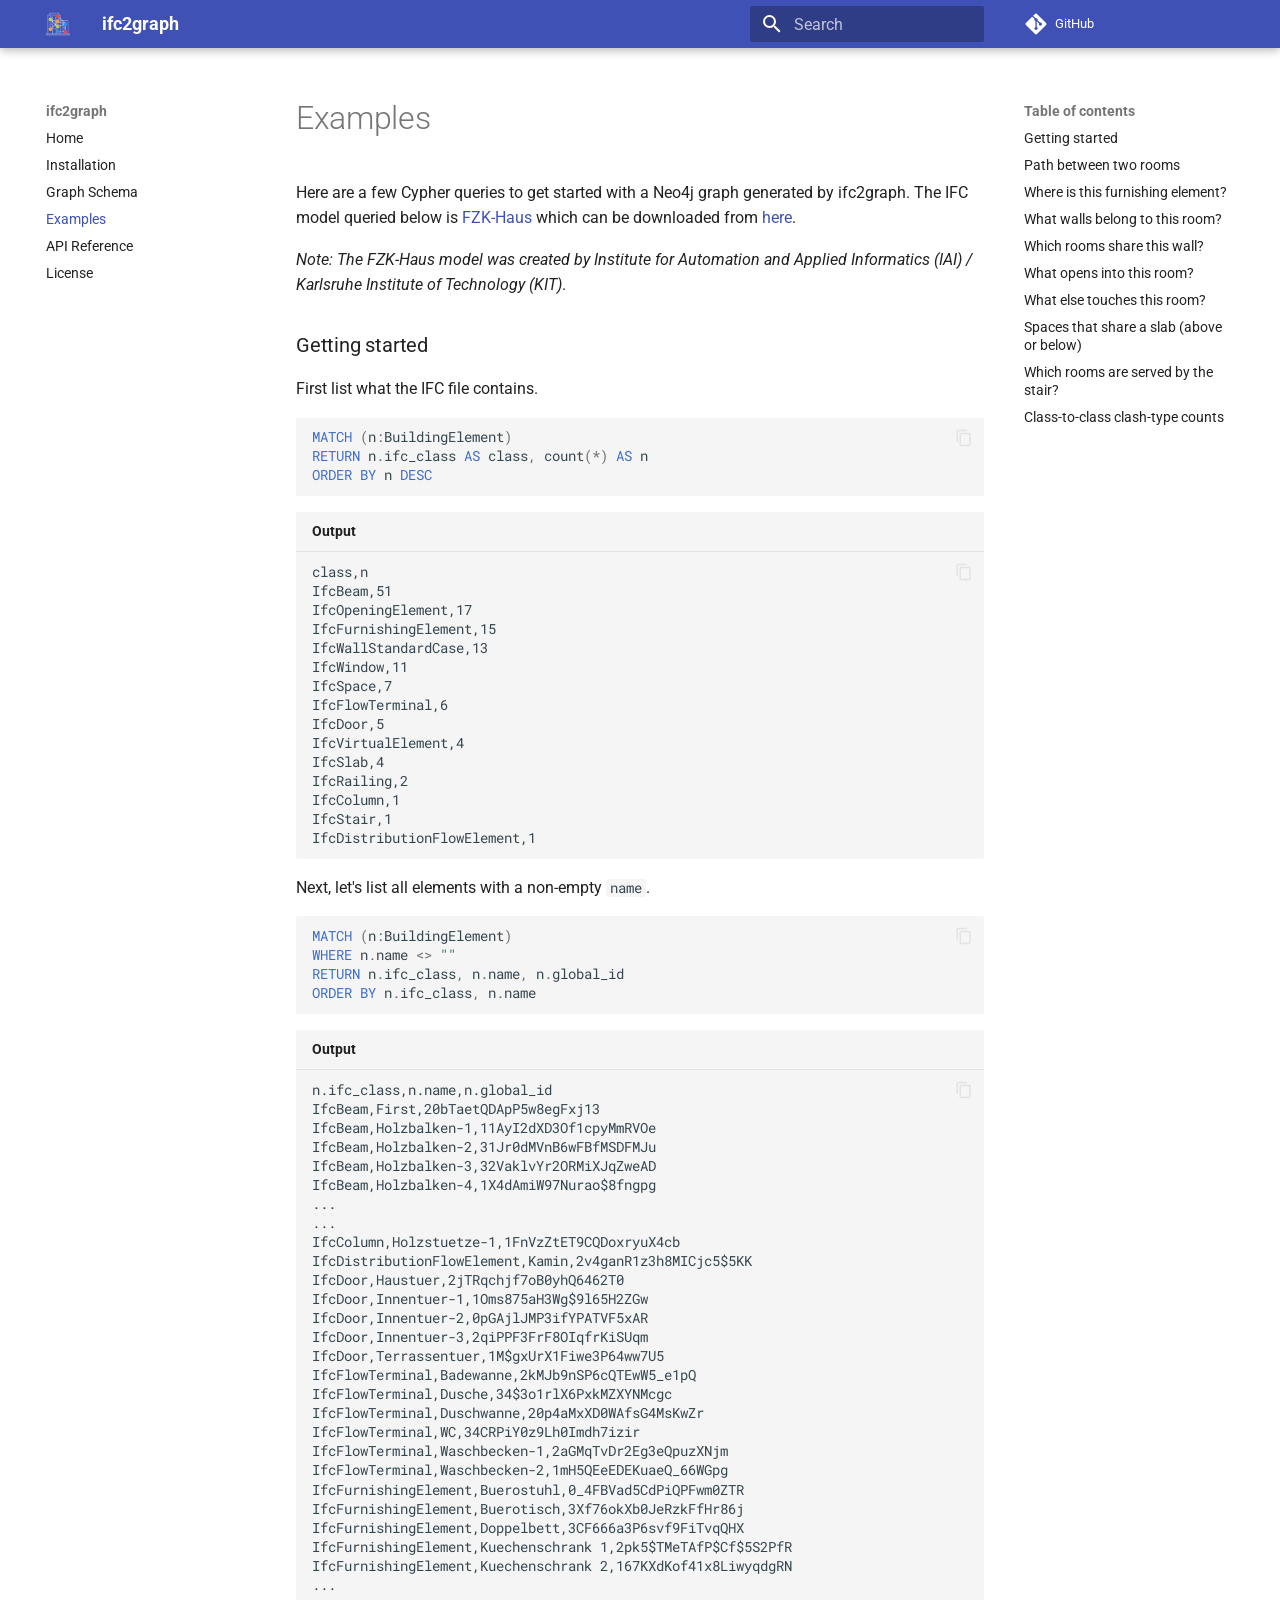
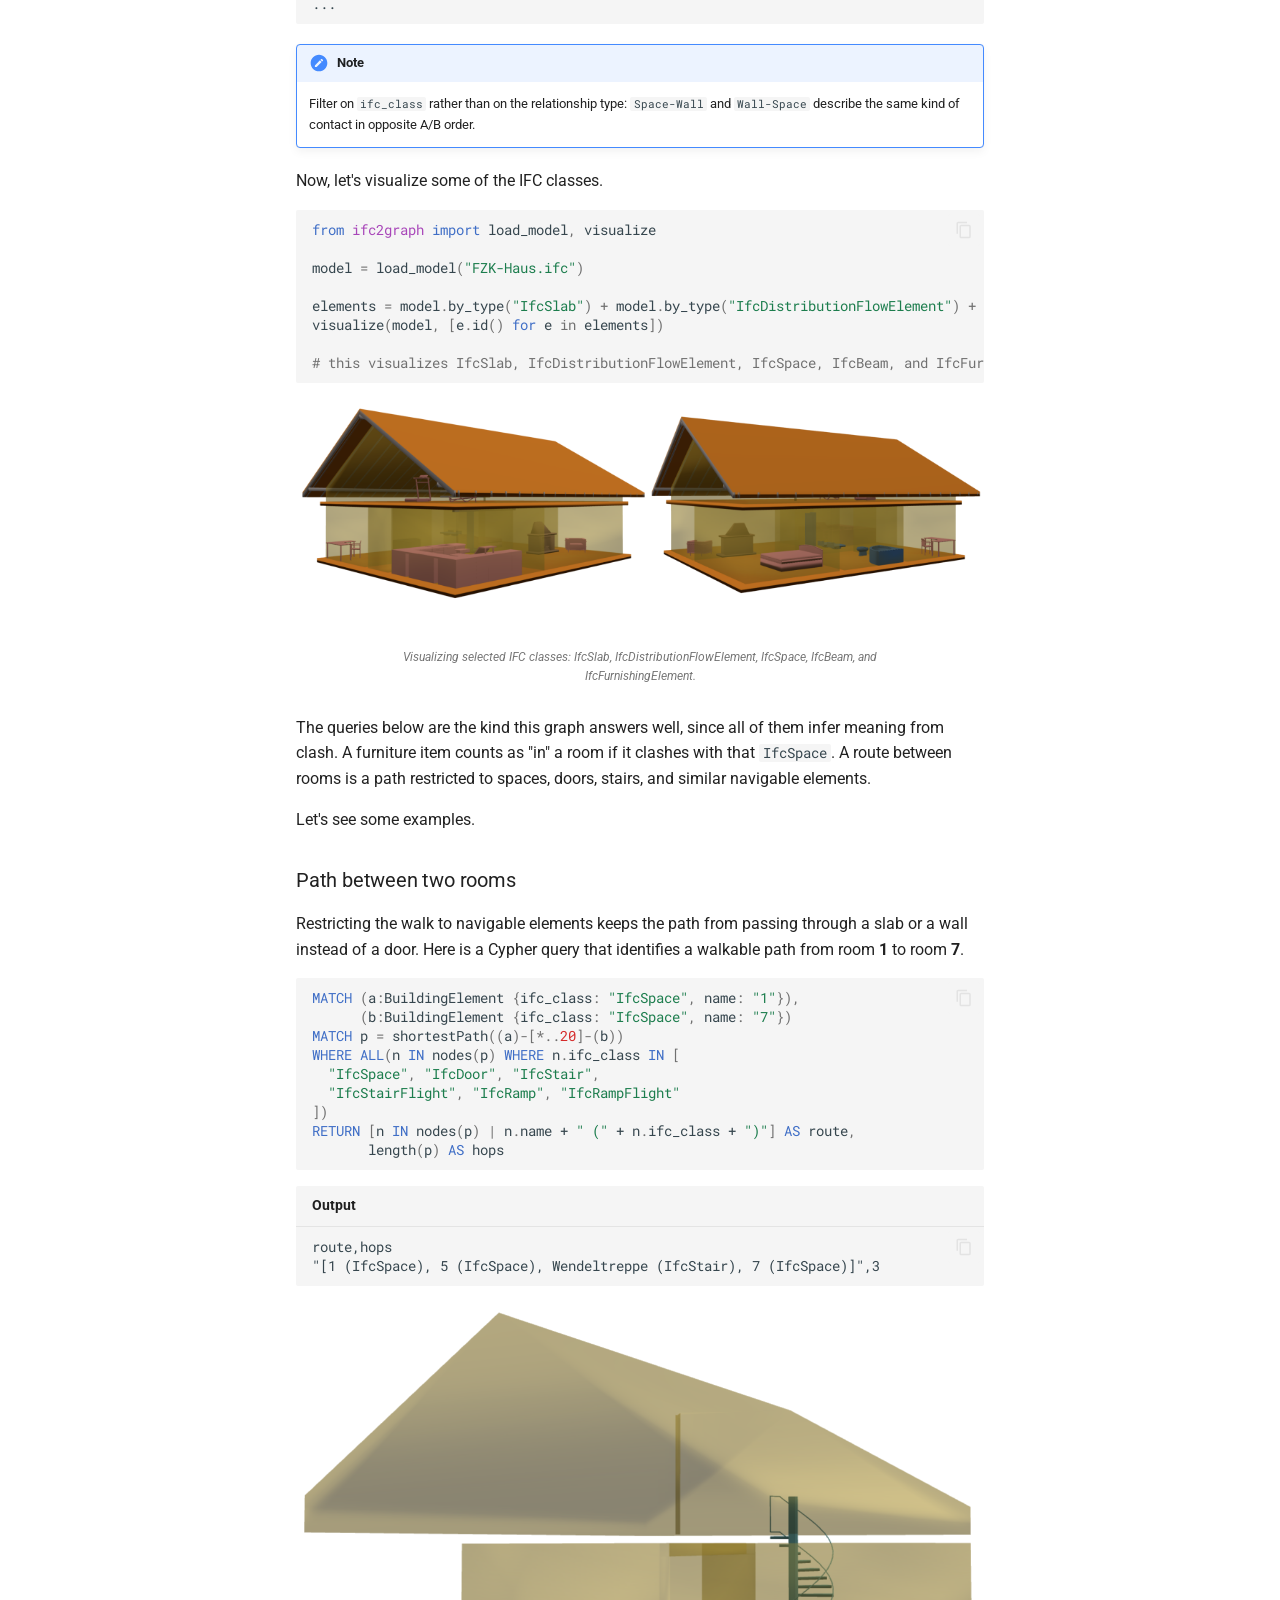
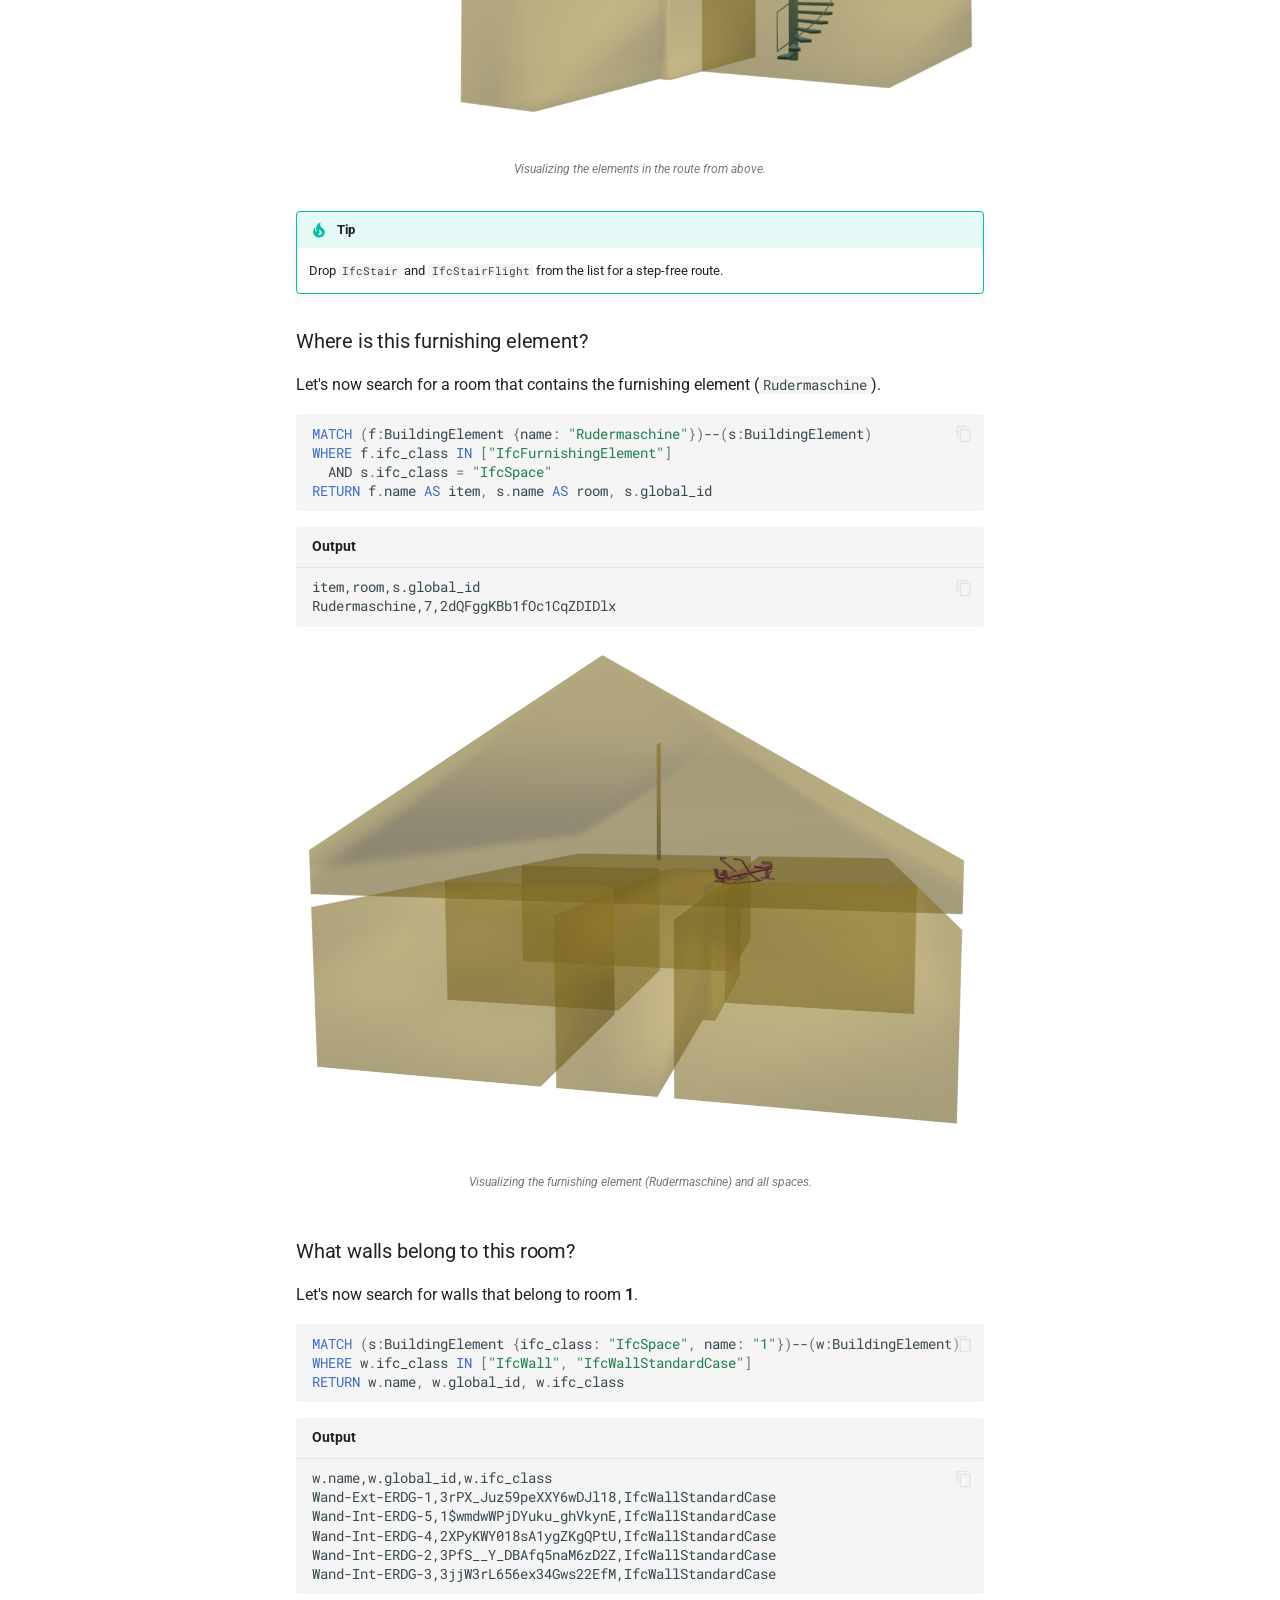
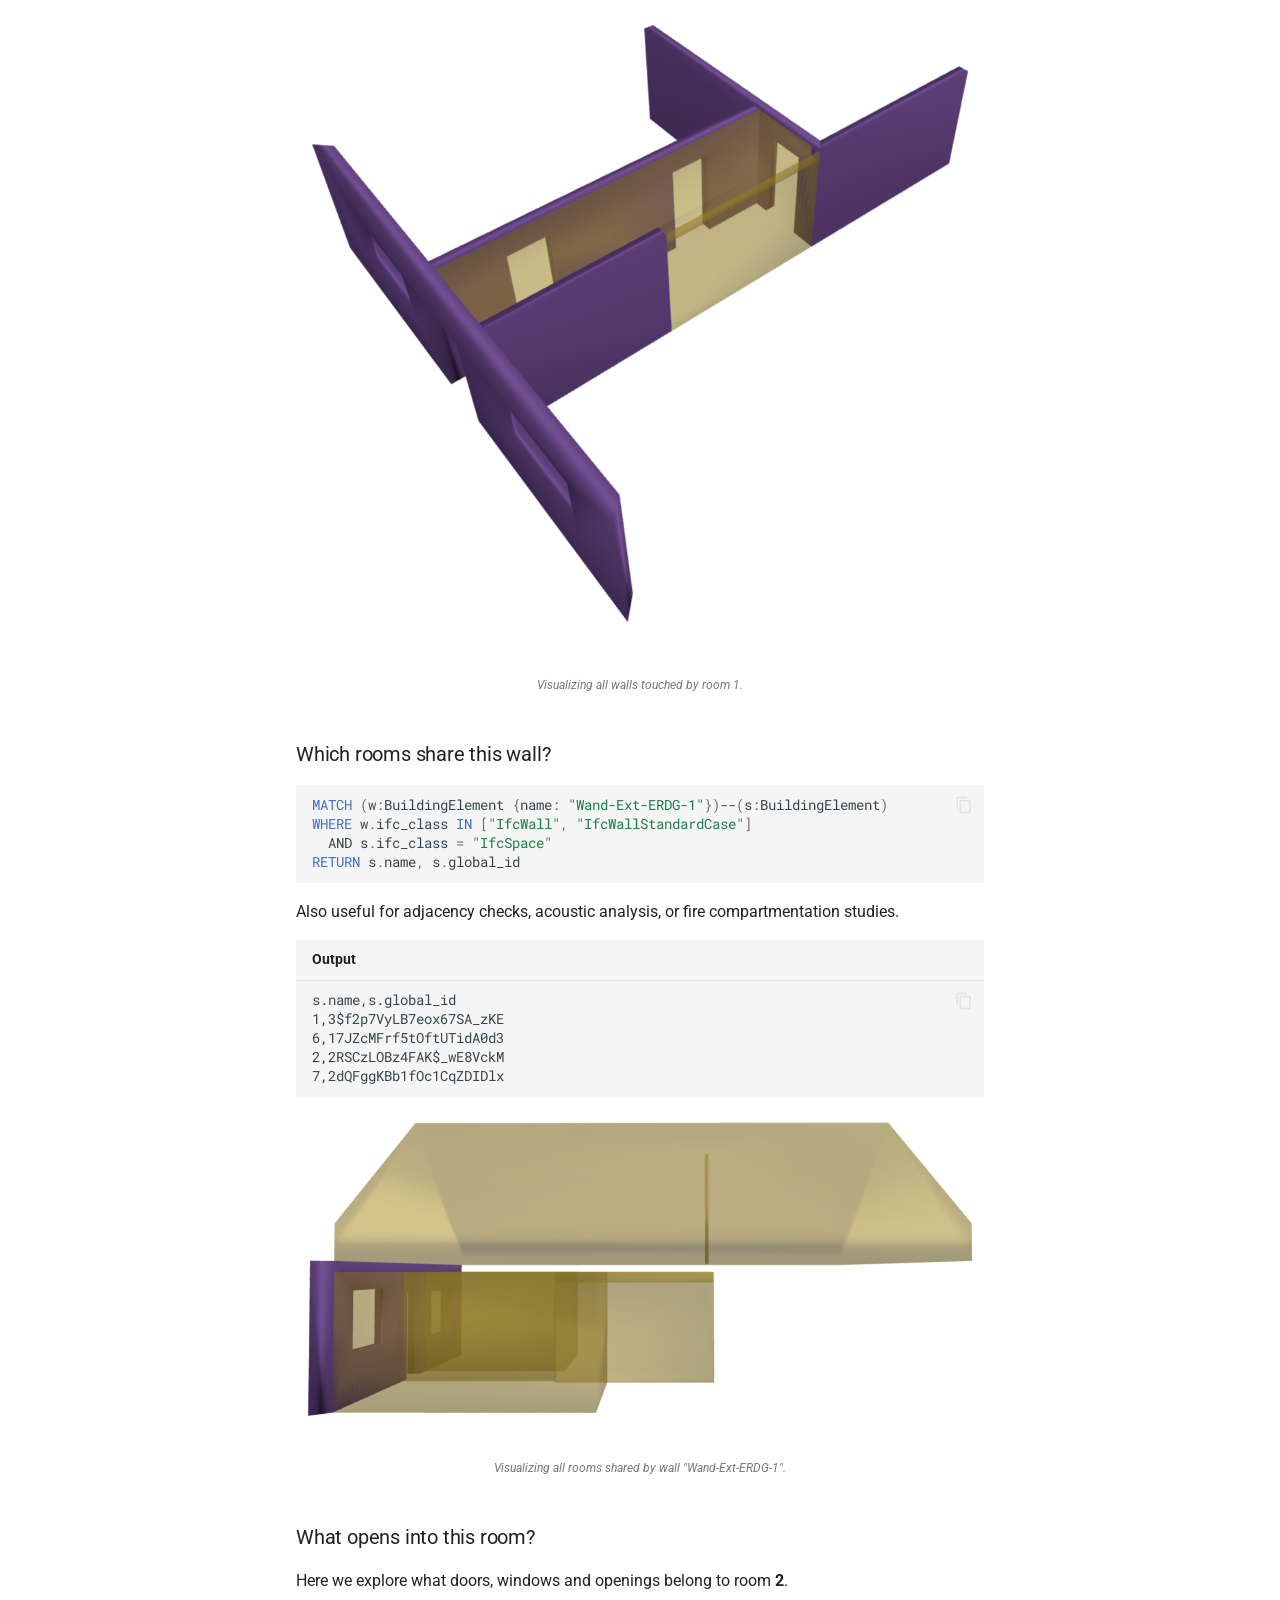
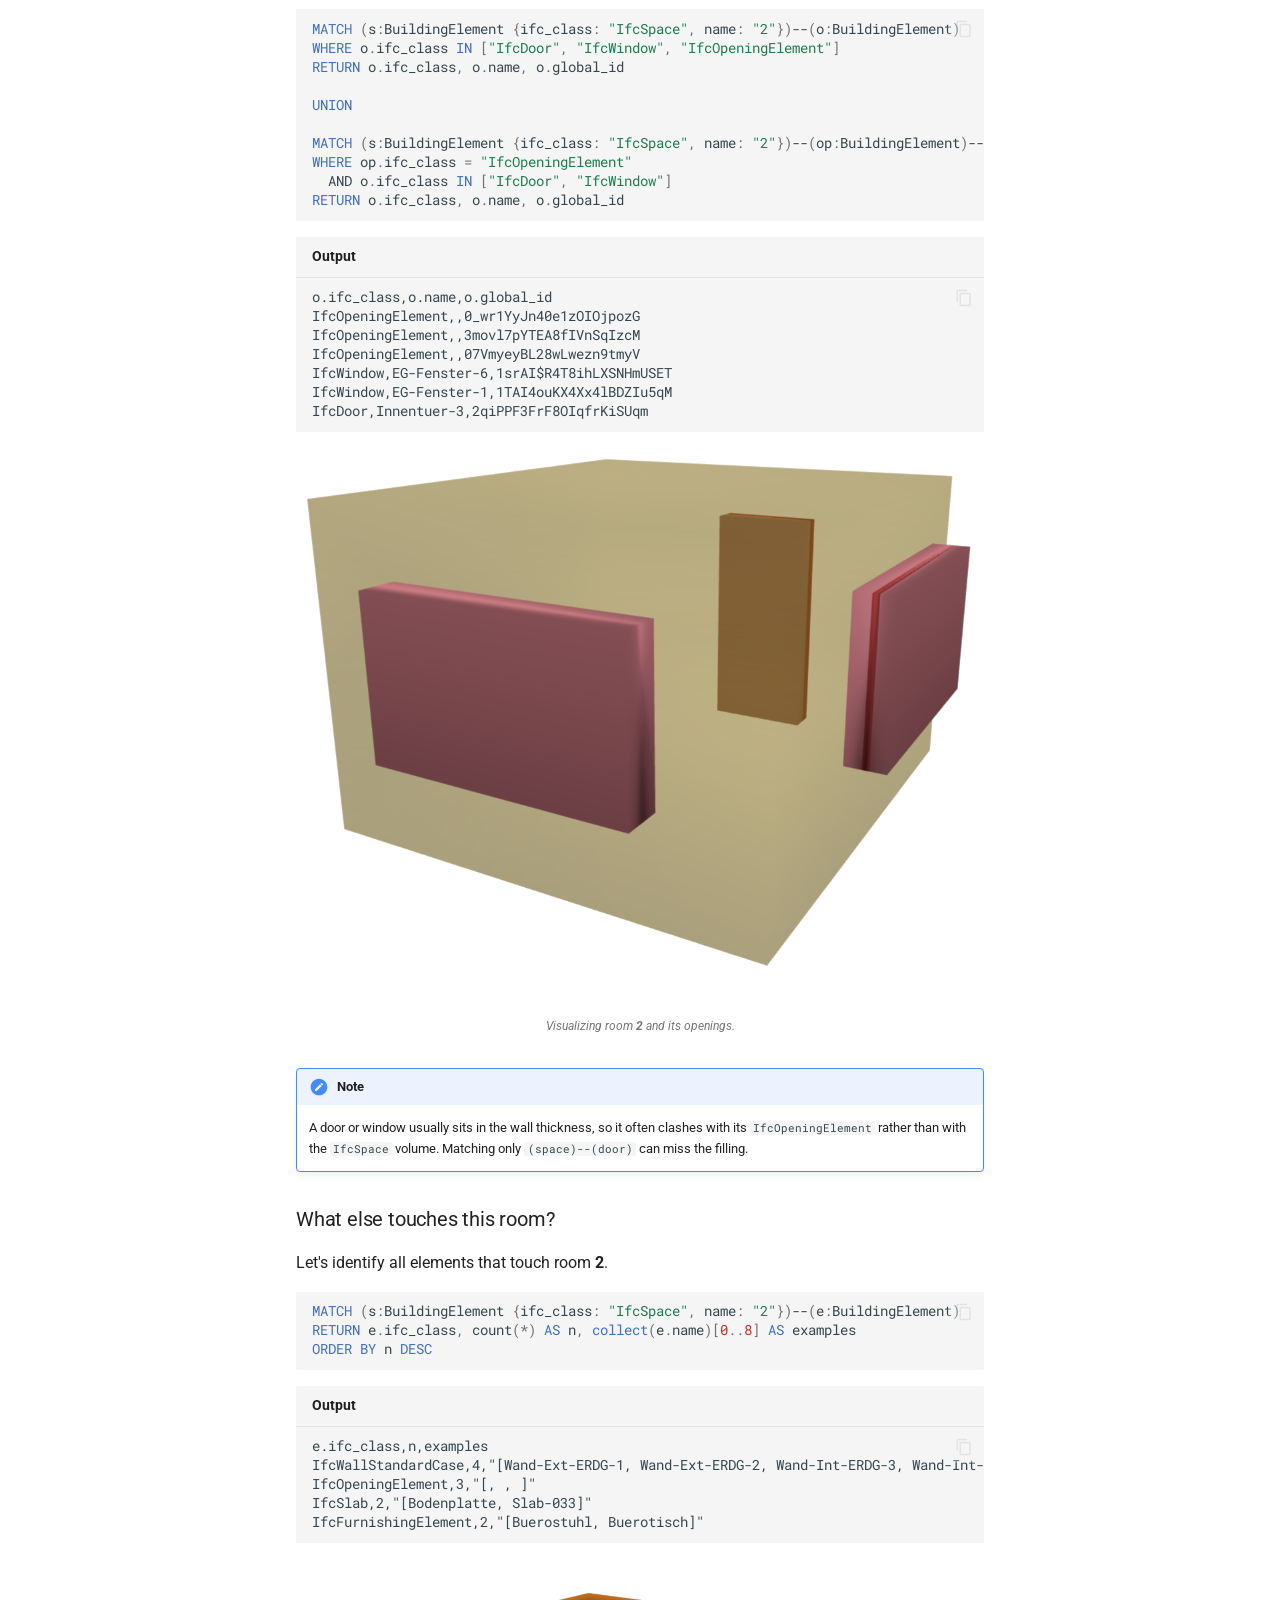
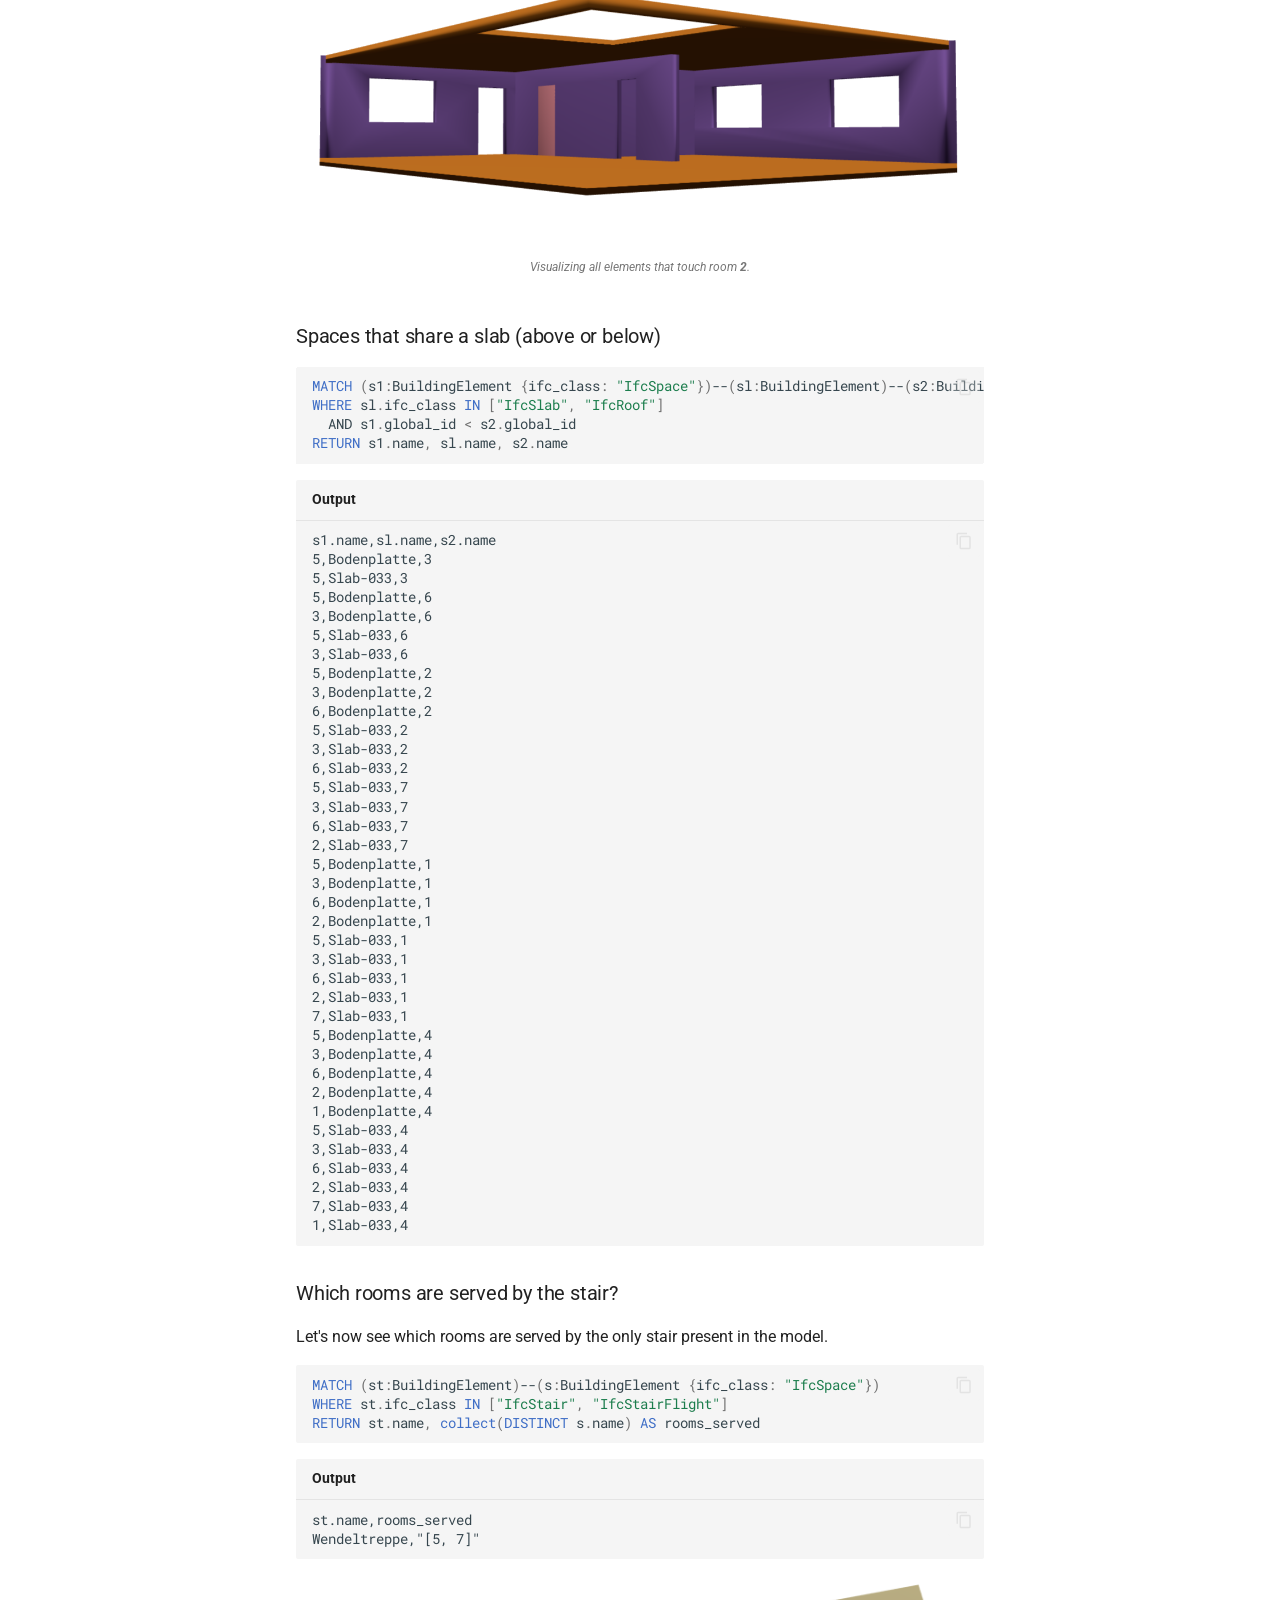
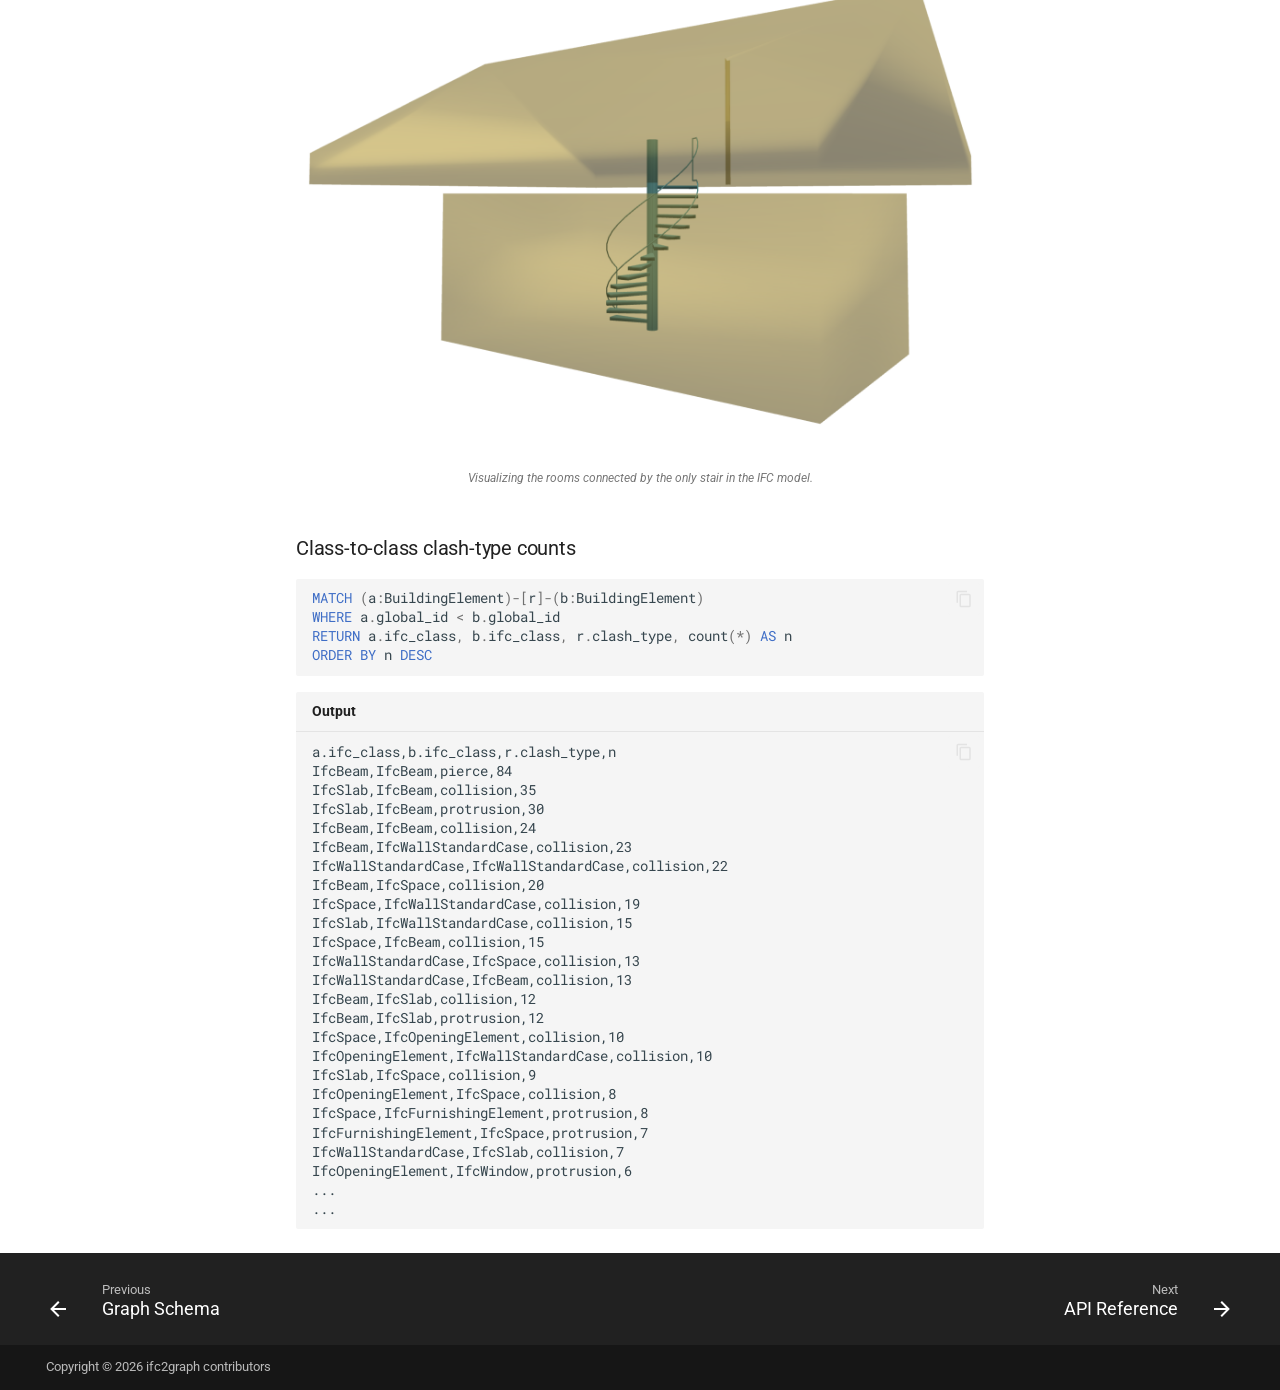
<file: querying/index.html>
<!doctype html>
<html lang="en" class="no-js">
  <head>
    
      <meta charset="utf-8">
      <meta name="viewport" content="width=device-width,initial-scale=1">
      
        <meta name="description" content="Convert an IFC model into a graph.">
      
      
      
        <link rel="canonical" href="https://ifc2graph.github.io/ifc2graph/querying/">
      
      
        <link rel="prev" href="../graph/">
      
      
        <link rel="next" href="../api/">
      
      
        
      
      
      <link rel="icon" href="../images/ifc2graph.png">
      <meta name="generator" content="mkdocs-1.6.1, mkdocs-material-9.8.0">
    
    
      
        <title>Examples - ifc2graph</title>
      
    
    
      <link rel="stylesheet" href="../assets/stylesheets/main.57a0d79d.min.css">
      
        
        <link rel="stylesheet" href="../assets/stylesheets/palette.fb2fffe2.min.css">
      
      


    
    
      
    
    
      
        
        
        <link rel="preconnect" href="https://fonts.gstatic.com" crossorigin>
        <link rel="stylesheet" href="https://fonts.googleapis.com/css?family=Roboto:300,300i,400,400i,700,700i%7CRoboto+Mono:400,400i,700,700i&display=fallback">
        <style>:root{--md-text-font:"Roboto";--md-code-font:"Roboto Mono"}</style>
      
    
    
      <link rel="stylesheet" href="../assets/_mkdocstrings.css">
    
      <link rel="stylesheet" href="../stylesheets/extra.css">
    
    <script>__md_scope=new URL("..",location),__md_hash=e=>[...e].reduce(((e,_)=>(e<<5)-e+_.charCodeAt(0)),0),__md_get=(e,_=localStorage,t=__md_scope)=>JSON.parse(_.getItem(t.pathname+"."+e)),__md_set=(e,_,t=localStorage,a=__md_scope)=>{try{t.setItem(a.pathname+"."+e,JSON.stringify(_))}catch(e){}}</script>
    
      

    
    
  </head>
  
  
    
    
    
    
    
    <body dir="ltr" data-md-color-scheme="default" data-md-color-primary="indigo" data-md-color-accent="indigo">
  
    
    <input class="md-toggle" data-md-toggle="drawer" type="checkbox" id="__drawer" autocomplete="off">
    <input class="md-toggle" data-md-toggle="search" type="checkbox" id="__search" autocomplete="off">
    <label class="md-overlay" for="__drawer"></label>
    <div data-md-component="skip">
      
        
        <a href="#examples" class="md-skip">
          Skip to content
        </a>
      
    </div>
    <div data-md-component="announce">
      
    </div>
    
    
      

  

<header class="md-header md-header--shadow" data-md-component="header">
  <nav class="md-header__inner md-grid" aria-label="Header">
    <a href=".." title="ifc2graph" class="md-header__button md-logo" aria-label="ifc2graph" data-md-component="logo">
      
  <img src="../images/ifc2graph.png" alt="logo">

    </a>
    <label class="md-header__button md-icon" for="__drawer">
      
      <svg xmlns="http://www.w3.org/2000/svg" viewBox="0 0 24 24"><path d="M3 6h18v2H3zm0 5h18v2H3zm0 5h18v2H3z"/></svg>
    </label>
    <div class="md-header__title" data-md-component="header-title">
      <div class="md-header__ellipsis">
        <div class="md-header__topic">
          <span class="md-ellipsis">
            ifc2graph
          </span>
        </div>
        <div class="md-header__topic" data-md-component="header-topic">
          <span class="md-ellipsis">
            
              Examples
            
          </span>
        </div>
      </div>
    </div>
    
      
    
    
    
    
      
      
        <label class="md-header__button md-icon" for="__search">
          
          <svg xmlns="http://www.w3.org/2000/svg" viewBox="0 0 24 24"><path d="M9.5 3A6.5 6.5 0 0 1 16 9.5c0 1.61-.59 3.09-1.56 4.23l.27.27h.79l5 5-1.5 1.5-5-5v-.79l-.27-.27A6.52 6.52 0 0 1 9.5 16 6.5 6.5 0 0 1 3 9.5 6.5 6.5 0 0 1 9.5 3m0 2C7 5 5 7 5 9.5S7 14 9.5 14 14 12 14 9.5 12 5 9.5 5"/></svg>
        </label>
        <div class="md-search" data-md-component="search" role="dialog">
  <label class="md-search__overlay" for="__search"></label>
  <div class="md-search__inner" role="search">
    <form class="md-search__form" name="search">
      <input type="text" class="md-search__input" name="query" aria-label="Search" placeholder="Search" autocapitalize="off" autocorrect="off" autocomplete="off" spellcheck="false" data-md-component="search-query" required>
      <label class="md-search__icon md-icon" for="__search">
        
        <svg xmlns="http://www.w3.org/2000/svg" viewBox="0 0 24 24"><path d="M9.5 3A6.5 6.5 0 0 1 16 9.5c0 1.61-.59 3.09-1.56 4.23l.27.27h.79l5 5-1.5 1.5-5-5v-.79l-.27-.27A6.52 6.52 0 0 1 9.5 16 6.5 6.5 0 0 1 3 9.5 6.5 6.5 0 0 1 9.5 3m0 2C7 5 5 7 5 9.5S7 14 9.5 14 14 12 14 9.5 12 5 9.5 5"/></svg>
        
        <svg xmlns="http://www.w3.org/2000/svg" viewBox="0 0 24 24"><path d="M20 11v2H8l5.5 5.5-1.42 1.42L4.16 12l7.92-7.92L13.5 5.5 8 11z"/></svg>
      </label>
      <nav class="md-search__options" aria-label="Search">
        
        <button type="reset" class="md-search__icon md-icon" title="Clear" aria-label="Clear" tabindex="-1">
          
          <svg xmlns="http://www.w3.org/2000/svg" viewBox="0 0 24 24"><path d="M19 6.41 17.59 5 12 10.59 6.41 5 5 6.41 10.59 12 5 17.59 6.41 19 12 13.41 17.59 19 19 17.59 13.41 12z"/></svg>
        </button>
      </nav>
      
        <div class="md-search__suggest" data-md-component="search-suggest"></div>
      
    </form>
    <div class="md-search__output">
      <div class="md-search__scrollwrap" tabindex="0" data-md-scrollfix>
        <div class="md-search-result" data-md-component="search-result">
          <div class="md-search-result__meta">
            Initializing search
          </div>
          <ol class="md-search-result__list" role="presentation"></ol>
        </div>
      </div>
    </div>
  </div>
</div>
      
    
    
      <div class="md-header__source">
        <a href="https://github.com/ifc2graph/ifc2graph" title="Go to repository" class="md-source" data-md-component="source">
  <div class="md-source__icon md-icon">
    
    <svg xmlns="http://www.w3.org/2000/svg" viewBox="0 0 448 512"><!--! Font Awesome Free 7.1.0 by @fontawesome - https://fontawesome.com License - https://fontawesome.com/license/free (Icons: CC BY 4.0, Fonts: SIL OFL 1.1, Code: MIT License) Copyright 2025 Fonticons, Inc.--><path d="M439.6 236.1 244 40.5c-5.4-5.5-12.8-8.5-20.4-8.5s-15 3-20.4 8.4L162.5 81l51.5 51.5c27.1-9.1 52.7 16.8 43.4 43.7l49.7 49.7c34.2-11.8 61.2 31 35.5 56.7-26.5 26.5-70.2-2.9-56-37.3L240.3 199v121.9c25.3 12.5 22.3 41.8 9.1 55-6.4 6.4-15.2 10.1-24.3 10.1s-17.8-3.6-24.3-10.1c-17.6-17.6-11.1-46.9 11.2-56v-123c-20.8-8.5-24.6-30.7-18.6-45L142.6 101 8.5 235.1C3 240.6 0 247.9 0 255.5s3 15 8.5 20.4l195.6 195.7c5.4 5.4 12.7 8.4 20.4 8.4s15-3 20.4-8.4l194.7-194.7c5.4-5.4 8.4-12.8 8.4-20.4s-3-15-8.4-20.4"/></svg>
  </div>
  <div class="md-source__repository">
    GitHub
  </div>
</a>
      </div>
    
  </nav>
  
</header>
    
    <div class="md-container" data-md-component="container">
      
      
        
          
        
      
      <main class="md-main" data-md-component="main">
        <div class="md-main__inner md-grid">
          
            
              
              <div class="md-sidebar md-sidebar--primary" data-md-component="sidebar" data-md-type="navigation" >
                <div class="md-sidebar__scrollwrap">
                  <div class="md-sidebar__inner">
                    



<nav class="md-nav md-nav--primary" aria-label="Navigation" data-md-level="0">
  <label class="md-nav__title" for="__drawer">
    <a href=".." title="ifc2graph" class="md-nav__button md-logo" aria-label="ifc2graph" data-md-component="logo">
      
  <img src="../images/ifc2graph.png" alt="logo">

    </a>
    ifc2graph
  </label>
  
    <div class="md-nav__source">
      <a href="https://github.com/ifc2graph/ifc2graph" title="Go to repository" class="md-source" data-md-component="source">
  <div class="md-source__icon md-icon">
    
    <svg xmlns="http://www.w3.org/2000/svg" viewBox="0 0 448 512"><!--! Font Awesome Free 7.1.0 by @fontawesome - https://fontawesome.com License - https://fontawesome.com/license/free (Icons: CC BY 4.0, Fonts: SIL OFL 1.1, Code: MIT License) Copyright 2025 Fonticons, Inc.--><path d="M439.6 236.1 244 40.5c-5.4-5.5-12.8-8.5-20.4-8.5s-15 3-20.4 8.4L162.5 81l51.5 51.5c27.1-9.1 52.7 16.8 43.4 43.7l49.7 49.7c34.2-11.8 61.2 31 35.5 56.7-26.5 26.5-70.2-2.9-56-37.3L240.3 199v121.9c25.3 12.5 22.3 41.8 9.1 55-6.4 6.4-15.2 10.1-24.3 10.1s-17.8-3.6-24.3-10.1c-17.6-17.6-11.1-46.9 11.2-56v-123c-20.8-8.5-24.6-30.7-18.6-45L142.6 101 8.5 235.1C3 240.6 0 247.9 0 255.5s3 15 8.5 20.4l195.6 195.7c5.4 5.4 12.7 8.4 20.4 8.4s15-3 20.4-8.4l194.7-194.7c5.4-5.4 8.4-12.8 8.4-20.4s-3-15-8.4-20.4"/></svg>
  </div>
  <div class="md-source__repository">
    GitHub
  </div>
</a>
    </div>
  
  <ul class="md-nav__list" data-md-scrollfix>
    
      
      
  
  
  
  
    <li class="md-nav__item">
      <a href=".." class="md-nav__link">
        
  
  
  <span class="md-ellipsis">
    
  
    Home
  

    
  </span>
  
  

      </a>
    </li>
  

    
      
      
  
  
  
  
    <li class="md-nav__item">
      <a href="../installation/" class="md-nav__link">
        
  
  
  <span class="md-ellipsis">
    
  
    Installation
  

    
  </span>
  
  

      </a>
    </li>
  

    
      
      
  
  
  
  
    <li class="md-nav__item">
      <a href="../graph/" class="md-nav__link">
        
  
  
  <span class="md-ellipsis">
    
  
    Graph Schema
  

    
  </span>
  
  

      </a>
    </li>
  

    
      
      
  
  
    
  
  
  
    <li class="md-nav__item md-nav__item--active">
      
      <input class="md-nav__toggle md-toggle" type="checkbox" id="__toc">
      
      
        
      
      
        <label class="md-nav__link md-nav__link--active" for="__toc">
          
  
  
  <span class="md-ellipsis">
    
  
    Examples
  

    
  </span>
  
  

          <span class="md-nav__icon md-icon"></span>
        </label>
      
      <a href="./" class="md-nav__link md-nav__link--active">
        
  
  
  <span class="md-ellipsis">
    
  
    Examples
  

    
  </span>
  
  

      </a>
      
        

<nav class="md-nav md-nav--secondary" aria-label="Table of contents">
  
  
  
    
  
  
    <label class="md-nav__title" for="__toc">
      <span class="md-nav__icon md-icon"></span>
      Table of contents
    </label>
    <ul class="md-nav__list" data-md-component="toc" data-md-scrollfix>
      
        <li class="md-nav__item">
  <a href="#getting-started" class="md-nav__link">
    <span class="md-ellipsis">
      
        Getting started
      
    </span>
  </a>
  
</li>
      
        <li class="md-nav__item">
  <a href="#path-between-two-rooms" class="md-nav__link">
    <span class="md-ellipsis">
      
        Path between two rooms
      
    </span>
  </a>
  
</li>
      
        <li class="md-nav__item">
  <a href="#where-is-this-furnishing-element" class="md-nav__link">
    <span class="md-ellipsis">
      
        Where is this furnishing element?
      
    </span>
  </a>
  
</li>
      
        <li class="md-nav__item">
  <a href="#what-walls-belong-to-this-room" class="md-nav__link">
    <span class="md-ellipsis">
      
        What walls belong to this room?
      
    </span>
  </a>
  
</li>
      
        <li class="md-nav__item">
  <a href="#which-rooms-share-this-wall" class="md-nav__link">
    <span class="md-ellipsis">
      
        Which rooms share this wall?
      
    </span>
  </a>
  
</li>
      
        <li class="md-nav__item">
  <a href="#what-opens-into-this-room" class="md-nav__link">
    <span class="md-ellipsis">
      
        What opens into this room?
      
    </span>
  </a>
  
</li>
      
        <li class="md-nav__item">
  <a href="#what-else-touches-this-room" class="md-nav__link">
    <span class="md-ellipsis">
      
        What else touches this room?
      
    </span>
  </a>
  
</li>
      
        <li class="md-nav__item">
  <a href="#spaces-that-share-a-slab-above-or-below" class="md-nav__link">
    <span class="md-ellipsis">
      
        Spaces that share a slab (above or below)
      
    </span>
  </a>
  
</li>
      
        <li class="md-nav__item">
  <a href="#which-rooms-are-served-by-the-stair" class="md-nav__link">
    <span class="md-ellipsis">
      
        Which rooms are served by the stair?
      
    </span>
  </a>
  
</li>
      
        <li class="md-nav__item">
  <a href="#class-to-class-clash-type-counts" class="md-nav__link">
    <span class="md-ellipsis">
      
        Class-to-class clash-type counts
      
    </span>
  </a>
  
</li>
      
    </ul>
  
</nav>
      
    </li>
  

    
      
      
  
  
  
  
    <li class="md-nav__item">
      <a href="../api/" class="md-nav__link">
        
  
  
  <span class="md-ellipsis">
    
  
    API Reference
  

    
  </span>
  
  

      </a>
    </li>
  

    
      
      
  
  
  
  
    <li class="md-nav__item">
      <a href="../license-dependencies/" class="md-nav__link">
        
  
  
  <span class="md-ellipsis">
    
  
    License
  

    
  </span>
  
  

      </a>
    </li>
  

    
  </ul>
</nav>
                  </div>
                </div>
              </div>
            
            
              
              <div class="md-sidebar md-sidebar--secondary" data-md-component="sidebar" data-md-type="toc" >
                <div class="md-sidebar__scrollwrap">
                  <div class="md-sidebar__inner">
                    

<nav class="md-nav md-nav--secondary" aria-label="Table of contents">
  
  
  
    
  
  
    <label class="md-nav__title" for="__toc">
      <span class="md-nav__icon md-icon"></span>
      Table of contents
    </label>
    <ul class="md-nav__list" data-md-component="toc" data-md-scrollfix>
      
        <li class="md-nav__item">
  <a href="#getting-started" class="md-nav__link">
    <span class="md-ellipsis">
      
        Getting started
      
    </span>
  </a>
  
</li>
      
        <li class="md-nav__item">
  <a href="#path-between-two-rooms" class="md-nav__link">
    <span class="md-ellipsis">
      
        Path between two rooms
      
    </span>
  </a>
  
</li>
      
        <li class="md-nav__item">
  <a href="#where-is-this-furnishing-element" class="md-nav__link">
    <span class="md-ellipsis">
      
        Where is this furnishing element?
      
    </span>
  </a>
  
</li>
      
        <li class="md-nav__item">
  <a href="#what-walls-belong-to-this-room" class="md-nav__link">
    <span class="md-ellipsis">
      
        What walls belong to this room?
      
    </span>
  </a>
  
</li>
      
        <li class="md-nav__item">
  <a href="#which-rooms-share-this-wall" class="md-nav__link">
    <span class="md-ellipsis">
      
        Which rooms share this wall?
      
    </span>
  </a>
  
</li>
      
        <li class="md-nav__item">
  <a href="#what-opens-into-this-room" class="md-nav__link">
    <span class="md-ellipsis">
      
        What opens into this room?
      
    </span>
  </a>
  
</li>
      
        <li class="md-nav__item">
  <a href="#what-else-touches-this-room" class="md-nav__link">
    <span class="md-ellipsis">
      
        What else touches this room?
      
    </span>
  </a>
  
</li>
      
        <li class="md-nav__item">
  <a href="#spaces-that-share-a-slab-above-or-below" class="md-nav__link">
    <span class="md-ellipsis">
      
        Spaces that share a slab (above or below)
      
    </span>
  </a>
  
</li>
      
        <li class="md-nav__item">
  <a href="#which-rooms-are-served-by-the-stair" class="md-nav__link">
    <span class="md-ellipsis">
      
        Which rooms are served by the stair?
      
    </span>
  </a>
  
</li>
      
        <li class="md-nav__item">
  <a href="#class-to-class-clash-type-counts" class="md-nav__link">
    <span class="md-ellipsis">
      
        Class-to-class clash-type counts
      
    </span>
  </a>
  
</li>
      
    </ul>
  
</nav>
                  </div>
                </div>
              </div>
            
          
          
            <div class="md-content" data-md-component="content">
              
              <article class="md-content__inner md-typeset">
                
                  


  
  


<h1 id="examples">Examples<a class="headerlink" href="#examples" title="Permanent link">&para;</a></h1>
<p>Here are a few Cypher queries to get started with a Neo4j graph generated by ifc2graph. The IFC model queried below is <a href="https://www.ifcwiki.org/index.php?title=KIT_IFC_Examples">FZK-Haus</a> which can be downloaded from <a href="../assets/models/FZK-Haus.ifc">here</a>. </p>
<p><i>Note: The FZK-Haus model was created by Institute for Automation and Applied Informatics (IAI) / Karlsruhe Institute of Technology (KIT)</i>.</p>
<h3 id="getting-started">Getting started<a class="headerlink" href="#getting-started" title="Permanent link">&para;</a></h3>
<p>First list what the IFC file contains.</p>
<div class="highlight"><pre><span></span><code><a id="__codelineno-0-1" name="__codelineno-0-1" href="#__codelineno-0-1"></a><span class="k">MATCH</span><span class="w"> </span><span class="p">(</span><span class="n">n</span><span class="p">:</span><span class="n">BuildingElement</span><span class="p">)</span>
<a id="__codelineno-0-2" name="__codelineno-0-2" href="#__codelineno-0-2"></a><span class="k">RETURN</span><span class="w"> </span><span class="n">n</span><span class="p">.</span><span class="n">ifc_class</span><span class="w"> </span><span class="k">AS</span><span class="w"> </span><span class="n">class</span><span class="p">,</span><span class="w"> </span><span class="n">count</span><span class="p">(*)</span><span class="w"> </span><span class="k">AS</span><span class="w"> </span><span class="n">n</span>
<a id="__codelineno-0-3" name="__codelineno-0-3" href="#__codelineno-0-3"></a><span class="k">ORDER</span><span class="w"> </span><span class="k">BY</span><span class="w"> </span><span class="n">n</span><span class="w"> </span><span class="k">DESC</span>
</code></pre></div>
<div class="highlight"><span class="filename">Output</span><pre><span></span><code><a id="__codelineno-1-1" name="__codelineno-1-1" href="#__codelineno-1-1"></a>class,n
<a id="__codelineno-1-2" name="__codelineno-1-2" href="#__codelineno-1-2"></a>IfcBeam,51
<a id="__codelineno-1-3" name="__codelineno-1-3" href="#__codelineno-1-3"></a>IfcOpeningElement,17
<a id="__codelineno-1-4" name="__codelineno-1-4" href="#__codelineno-1-4"></a>IfcFurnishingElement,15
<a id="__codelineno-1-5" name="__codelineno-1-5" href="#__codelineno-1-5"></a>IfcWallStandardCase,13
<a id="__codelineno-1-6" name="__codelineno-1-6" href="#__codelineno-1-6"></a>IfcWindow,11
<a id="__codelineno-1-7" name="__codelineno-1-7" href="#__codelineno-1-7"></a>IfcSpace,7
<a id="__codelineno-1-8" name="__codelineno-1-8" href="#__codelineno-1-8"></a>IfcFlowTerminal,6
<a id="__codelineno-1-9" name="__codelineno-1-9" href="#__codelineno-1-9"></a>IfcDoor,5
<a id="__codelineno-1-10" name="__codelineno-1-10" href="#__codelineno-1-10"></a>IfcVirtualElement,4
<a id="__codelineno-1-11" name="__codelineno-1-11" href="#__codelineno-1-11"></a>IfcSlab,4
<a id="__codelineno-1-12" name="__codelineno-1-12" href="#__codelineno-1-12"></a>IfcRailing,2
<a id="__codelineno-1-13" name="__codelineno-1-13" href="#__codelineno-1-13"></a>IfcColumn,1
<a id="__codelineno-1-14" name="__codelineno-1-14" href="#__codelineno-1-14"></a>IfcStair,1
<a id="__codelineno-1-15" name="__codelineno-1-15" href="#__codelineno-1-15"></a>IfcDistributionFlowElement,1
</code></pre></div>
<p>Next, let's list all elements with a non-empty <code>name</code>.</p>
<div class="highlight"><pre><span></span><code><a id="__codelineno-2-1" name="__codelineno-2-1" href="#__codelineno-2-1"></a><span class="k">MATCH</span><span class="w"> </span><span class="p">(</span><span class="n">n</span><span class="p">:</span><span class="n">BuildingElement</span><span class="p">)</span>
<a id="__codelineno-2-2" name="__codelineno-2-2" href="#__codelineno-2-2"></a><span class="k">WHERE</span><span class="w"> </span><span class="n">n</span><span class="p">.</span><span class="n">name</span><span class="w"> </span><span class="p">&lt;&gt;</span><span class="w"> </span><span class="s">""</span>
<a id="__codelineno-2-3" name="__codelineno-2-3" href="#__codelineno-2-3"></a><span class="k">RETURN</span><span class="w"> </span><span class="n">n</span><span class="p">.</span><span class="n">ifc_class</span><span class="p">,</span><span class="w"> </span><span class="n">n</span><span class="p">.</span><span class="n">name</span><span class="p">,</span><span class="w"> </span><span class="n">n</span><span class="p">.</span><span class="n">global_id</span>
<a id="__codelineno-2-4" name="__codelineno-2-4" href="#__codelineno-2-4"></a><span class="k">ORDER</span><span class="w"> </span><span class="k">BY</span><span class="w"> </span><span class="n">n</span><span class="p">.</span><span class="n">ifc_class</span><span class="p">,</span><span class="w"> </span><span class="n">n</span><span class="p">.</span><span class="n">name</span>
</code></pre></div>
<div class="highlight"><span class="filename">Output</span><pre><span></span><code><a id="__codelineno-3-1" name="__codelineno-3-1" href="#__codelineno-3-1"></a>n.ifc_class,n.name,n.global_id
<a id="__codelineno-3-2" name="__codelineno-3-2" href="#__codelineno-3-2"></a>IfcBeam,First,20bTaetQDApP5w8egFxj13
<a id="__codelineno-3-3" name="__codelineno-3-3" href="#__codelineno-3-3"></a>IfcBeam,Holzbalken-1,11AyI2dXD3Of1cpyMmRVOe
<a id="__codelineno-3-4" name="__codelineno-3-4" href="#__codelineno-3-4"></a>IfcBeam,Holzbalken-2,31Jr0dMVnB6wFBfMSDFMJu
<a id="__codelineno-3-5" name="__codelineno-3-5" href="#__codelineno-3-5"></a>IfcBeam,Holzbalken-3,32VaklvYr2ORMiXJqZweAD
<a id="__codelineno-3-6" name="__codelineno-3-6" href="#__codelineno-3-6"></a>IfcBeam,Holzbalken-4,1X4dAmiW97Nurao$8fngpg
<a id="__codelineno-3-7" name="__codelineno-3-7" href="#__codelineno-3-7"></a>...
<a id="__codelineno-3-8" name="__codelineno-3-8" href="#__codelineno-3-8"></a>...
<a id="__codelineno-3-9" name="__codelineno-3-9" href="#__codelineno-3-9"></a>IfcColumn,Holzstuetze-1,1FnVzZtET9CQDoxryuX4cb
<a id="__codelineno-3-10" name="__codelineno-3-10" href="#__codelineno-3-10"></a>IfcDistributionFlowElement,Kamin,2v4ganR1z3h8MICjc5$5KK
<a id="__codelineno-3-11" name="__codelineno-3-11" href="#__codelineno-3-11"></a>IfcDoor,Haustuer,2jTRqchjf7oB0yhQ6462T0
<a id="__codelineno-3-12" name="__codelineno-3-12" href="#__codelineno-3-12"></a>IfcDoor,Innentuer-1,1Oms875aH3Wg$9l65H2ZGw
<a id="__codelineno-3-13" name="__codelineno-3-13" href="#__codelineno-3-13"></a>IfcDoor,Innentuer-2,0pGAjlJMP3ifYPATVF5xAR
<a id="__codelineno-3-14" name="__codelineno-3-14" href="#__codelineno-3-14"></a>IfcDoor,Innentuer-3,2qiPPF3FrF8OIqfrKiSUqm
<a id="__codelineno-3-15" name="__codelineno-3-15" href="#__codelineno-3-15"></a>IfcDoor,Terrassentuer,1M$gxUrX1Fiwe3P64ww7U5
<a id="__codelineno-3-16" name="__codelineno-3-16" href="#__codelineno-3-16"></a>IfcFlowTerminal,Badewanne,2kMJb9nSP6cQTEwW5_e1pQ
<a id="__codelineno-3-17" name="__codelineno-3-17" href="#__codelineno-3-17"></a>IfcFlowTerminal,Dusche,34$3o1rlX6PxkMZXYNMcgc
<a id="__codelineno-3-18" name="__codelineno-3-18" href="#__codelineno-3-18"></a>IfcFlowTerminal,Duschwanne,20p4aMxXD0WAfsG4MsKwZr
<a id="__codelineno-3-19" name="__codelineno-3-19" href="#__codelineno-3-19"></a>IfcFlowTerminal,WC,34CRPiY0z9Lh0Imdh7izir
<a id="__codelineno-3-20" name="__codelineno-3-20" href="#__codelineno-3-20"></a>IfcFlowTerminal,Waschbecken-1,2aGMqTvDr2Eg3eQpuzXNjm
<a id="__codelineno-3-21" name="__codelineno-3-21" href="#__codelineno-3-21"></a>IfcFlowTerminal,Waschbecken-2,1mH5QEeEDEKuaeQ_66WGpg
<a id="__codelineno-3-22" name="__codelineno-3-22" href="#__codelineno-3-22"></a>IfcFurnishingElement,Buerostuhl,0_4FBVad5CdPiQPFwm0ZTR
<a id="__codelineno-3-23" name="__codelineno-3-23" href="#__codelineno-3-23"></a>IfcFurnishingElement,Buerotisch,3Xf76okXb0JeRzkFfHr86j
<a id="__codelineno-3-24" name="__codelineno-3-24" href="#__codelineno-3-24"></a>IfcFurnishingElement,Doppelbett,3CF666a3P6svf9FiTvqQHX
<a id="__codelineno-3-25" name="__codelineno-3-25" href="#__codelineno-3-25"></a>IfcFurnishingElement,Kuechenschrank 1,2pk5$TMeTAfP$Cf$5S2PfR
<a id="__codelineno-3-26" name="__codelineno-3-26" href="#__codelineno-3-26"></a>IfcFurnishingElement,Kuechenschrank 2,167KXdKof41x8LiwyqdgRN
<a id="__codelineno-3-27" name="__codelineno-3-27" href="#__codelineno-3-27"></a>...
<a id="__codelineno-3-28" name="__codelineno-3-28" href="#__codelineno-3-28"></a>...
</code></pre></div>
<div class="admonition note">
<p class="admonition-title">Note</p>
<p>Filter on <code>ifc_class</code> rather than on the relationship type: <code>Space-Wall</code> and <code>Wall-Space</code> describe the same kind of contact in opposite A/B order.</p>
</div>
<p>Now, let's visualize some of the IFC classes.</p>
<div class="highlight"><pre><span></span><code><a id="__codelineno-4-1" name="__codelineno-4-1" href="#__codelineno-4-1"></a><span class="kn">from</span><span class="w"> </span><span class="nn">ifc2graph</span><span class="w"> </span><span class="kn">import</span> <span class="n">load_model</span><span class="p">,</span> <span class="n">visualize</span>
<a id="__codelineno-4-2" name="__codelineno-4-2" href="#__codelineno-4-2"></a>
<a id="__codelineno-4-3" name="__codelineno-4-3" href="#__codelineno-4-3"></a><span class="n">model</span> <span class="o">=</span> <span class="n">load_model</span><span class="p">(</span><span class="s2">"FZK-Haus.ifc"</span><span class="p">)</span>
<a id="__codelineno-4-4" name="__codelineno-4-4" href="#__codelineno-4-4"></a>
<a id="__codelineno-4-5" name="__codelineno-4-5" href="#__codelineno-4-5"></a><span class="n">elements</span> <span class="o">=</span> <span class="n">model</span><span class="o">.</span><span class="n">by_type</span><span class="p">(</span><span class="s2">"IfcSlab"</span><span class="p">)</span> <span class="o">+</span> <span class="n">model</span><span class="o">.</span><span class="n">by_type</span><span class="p">(</span><span class="s2">"IfcDistributionFlowElement"</span><span class="p">)</span> <span class="o">+</span> <span class="n">model</span><span class="o">.</span><span class="n">by_type</span><span class="p">(</span><span class="s2">"IfcSpace"</span><span class="p">)</span> <span class="o">+</span> <span class="n">model</span><span class="o">.</span><span class="n">by_type</span><span class="p">(</span><span class="s2">"IfcBeam"</span><span class="p">)</span> <span class="o">+</span> <span class="n">model</span><span class="o">.</span><span class="n">by_type</span><span class="p">(</span><span class="s2">"IfcFurnishingElement"</span><span class="p">)</span>
<a id="__codelineno-4-6" name="__codelineno-4-6" href="#__codelineno-4-6"></a><span class="n">visualize</span><span class="p">(</span><span class="n">model</span><span class="p">,</span> <span class="p">[</span><span class="n">e</span><span class="o">.</span><span class="n">id</span><span class="p">()</span> <span class="k">for</span> <span class="n">e</span> <span class="ow">in</span> <span class="n">elements</span><span class="p">])</span>
<a id="__codelineno-4-7" name="__codelineno-4-7" href="#__codelineno-4-7"></a>
<a id="__codelineno-4-8" name="__codelineno-4-8" href="#__codelineno-4-8"></a><span class="c1"># this visualizes IfcSlab, IfcDistributionFlowElement, IfcSpace, IfcBeam, and IfcFurnishingElement</span>
</code></pre></div>
<figure>
  <img alt="Selected classes plot" src="../images/elements-explore.png" />
<br />
<figcaption>Visualizing selected IFC classes: IfcSlab, IfcDistributionFlowElement, IfcSpace, IfcBeam, and IfcFurnishingElement.</figcaption>
</figure>
<p>The queries below are the kind this graph answers well, since all of them infer meaning from clash. A furniture item counts as "in" a room if it clashes with that <code>IfcSpace</code>. A route between rooms is a path restricted to spaces, doors, stairs, and similar navigable elements.</p>
<p>Let's see some examples.</p>
<h3 id="path-between-two-rooms">Path between two rooms<a class="headerlink" href="#path-between-two-rooms" title="Permanent link">&para;</a></h3>
<p>Restricting the walk to navigable elements keeps the path from passing through a slab or a wall instead of a door. Here is a Cypher query that identifies a walkable path from room <b>1</b> to room <b>7</b>.</p>
<div class="highlight"><pre><span></span><code><a id="__codelineno-5-1" name="__codelineno-5-1" href="#__codelineno-5-1"></a><span class="k">MATCH</span><span class="w"> </span><span class="p">(</span><span class="n">a</span><span class="p">:</span><span class="n">BuildingElement</span><span class="w"> </span><span class="p">{</span><span class="n">ifc_class</span><span class="p">:</span><span class="w"> </span><span class="s">"IfcSpace"</span><span class="p">,</span><span class="w"> </span><span class="n">name</span><span class="p">:</span><span class="w"> </span><span class="s">"1"</span><span class="p">}),</span>
<a id="__codelineno-5-2" name="__codelineno-5-2" href="#__codelineno-5-2"></a><span class="w">      </span><span class="p">(</span><span class="n">b</span><span class="p">:</span><span class="n">BuildingElement</span><span class="w"> </span><span class="p">{</span><span class="n">ifc_class</span><span class="p">:</span><span class="w"> </span><span class="s">"IfcSpace"</span><span class="p">,</span><span class="w"> </span><span class="n">name</span><span class="p">:</span><span class="w"> </span><span class="s">"7"</span><span class="p">})</span>
<a id="__codelineno-5-3" name="__codelineno-5-3" href="#__codelineno-5-3"></a><span class="k">MATCH</span><span class="w"> </span><span class="n">p</span><span class="w"> </span><span class="p">=</span><span class="w"> </span><span class="n">shortestPath</span><span class="p">((</span><span class="n">a</span><span class="p">)</span><span class="o">-[</span><span class="p">*..</span><span class="m">20</span><span class="o">]-</span><span class="p">(</span><span class="n">b</span><span class="p">))</span>
<a id="__codelineno-5-4" name="__codelineno-5-4" href="#__codelineno-5-4"></a><span class="k">WHERE</span><span class="w"> </span><span class="k">ALL</span><span class="p">(</span><span class="n">n</span><span class="w"> </span><span class="k">IN</span><span class="w"> </span><span class="n">nodes</span><span class="p">(</span><span class="n">p</span><span class="p">)</span><span class="w"> </span><span class="k">WHERE</span><span class="w"> </span><span class="n">n</span><span class="p">.</span><span class="n">ifc_class</span><span class="w"> </span><span class="k">IN</span><span class="w"> </span><span class="o">[</span>
<a id="__codelineno-5-5" name="__codelineno-5-5" href="#__codelineno-5-5"></a><span class="w">  </span><span class="s">"IfcSpace"</span><span class="p">,</span><span class="w"> </span><span class="s">"IfcDoor"</span><span class="p">,</span><span class="w"> </span><span class="s">"IfcStair"</span><span class="p">,</span>
<a id="__codelineno-5-6" name="__codelineno-5-6" href="#__codelineno-5-6"></a><span class="w">  </span><span class="s">"IfcStairFlight"</span><span class="p">,</span><span class="w"> </span><span class="s">"IfcRamp"</span><span class="p">,</span><span class="w"> </span><span class="s">"IfcRampFlight"</span>
<a id="__codelineno-5-7" name="__codelineno-5-7" href="#__codelineno-5-7"></a><span class="o">]</span><span class="p">)</span>
<a id="__codelineno-5-8" name="__codelineno-5-8" href="#__codelineno-5-8"></a><span class="k">RETURN</span><span class="w"> </span><span class="o">[</span><span class="n">n</span><span class="w"> </span><span class="k">IN</span><span class="w"> </span><span class="n">nodes</span><span class="p">(</span><span class="n">p</span><span class="p">)</span><span class="w"> </span><span class="p">|</span><span class="w"> </span><span class="n">n</span><span class="p">.</span><span class="n">name</span><span class="w"> </span><span class="err">+</span><span class="w"> </span><span class="s">" ("</span><span class="w"> </span><span class="err">+</span><span class="w"> </span><span class="n">n</span><span class="p">.</span><span class="n">ifc_class</span><span class="w"> </span><span class="err">+</span><span class="w"> </span><span class="s">")"</span><span class="o">]</span><span class="w"> </span><span class="k">AS</span><span class="w"> </span><span class="n">route</span><span class="p">,</span>
<a id="__codelineno-5-9" name="__codelineno-5-9" href="#__codelineno-5-9"></a><span class="w">       </span><span class="n">length</span><span class="p">(</span><span class="n">p</span><span class="p">)</span><span class="w"> </span><span class="k">AS</span><span class="w"> </span><span class="n">hops</span>
</code></pre></div>
<div class="highlight"><span class="filename">Output</span><pre><span></span><code><a id="__codelineno-6-1" name="__codelineno-6-1" href="#__codelineno-6-1"></a>route,hops
<a id="__codelineno-6-2" name="__codelineno-6-2" href="#__codelineno-6-2"></a>"[1 (IfcSpace), 5 (IfcSpace), Wendeltreppe (IfcStair), 7 (IfcSpace)]",3
</code></pre></div>
<figure>
  <img alt="Path between rooms" src="../images/path-between-rooms.png" />
<br />
<figcaption>Visualizing the elements in the route from above.</figcaption>
</figure>
<div class="admonition tip">
<p class="admonition-title">Tip</p>
<p>Drop <code>IfcStair</code> and <code>IfcStairFlight</code> from the list for a step-free route.</p>
</div>
<h3 id="where-is-this-furnishing-element">Where is this furnishing element?<a class="headerlink" href="#where-is-this-furnishing-element" title="Permanent link">&para;</a></h3>
<p>Let's now search for a room that contains the furnishing element (<code>Rudermaschine</code>).</p>
<div class="highlight"><pre><span></span><code><a id="__codelineno-7-1" name="__codelineno-7-1" href="#__codelineno-7-1"></a><span class="k">MATCH</span><span class="w"> </span><span class="p">(</span><span class="n">f</span><span class="p">:</span><span class="n">BuildingElement</span><span class="w"> </span><span class="p">{</span><span class="n">name</span><span class="p">:</span><span class="w"> </span><span class="s">"Rudermaschine"</span><span class="p">})</span><span class="err">--</span><span class="p">(</span><span class="n">s</span><span class="p">:</span><span class="n">BuildingElement</span><span class="p">)</span>
<a id="__codelineno-7-2" name="__codelineno-7-2" href="#__codelineno-7-2"></a><span class="k">WHERE</span><span class="w"> </span><span class="n">f</span><span class="p">.</span><span class="n">ifc_class</span><span class="w"> </span><span class="k">IN</span><span class="w"> </span><span class="o">[</span><span class="s">"IfcFurnishingElement"</span><span class="o">]</span>
<a id="__codelineno-7-3" name="__codelineno-7-3" href="#__codelineno-7-3"></a><span class="w">  </span><span class="n">AND</span><span class="w"> </span><span class="n">s</span><span class="p">.</span><span class="n">ifc_class</span><span class="w"> </span><span class="p">=</span><span class="w"> </span><span class="s">"IfcSpace"</span>
<a id="__codelineno-7-4" name="__codelineno-7-4" href="#__codelineno-7-4"></a><span class="k">RETURN</span><span class="w"> </span><span class="n">f</span><span class="p">.</span><span class="n">name</span><span class="w"> </span><span class="k">AS</span><span class="w"> </span><span class="n">item</span><span class="p">,</span><span class="w"> </span><span class="n">s</span><span class="p">.</span><span class="n">name</span><span class="w"> </span><span class="k">AS</span><span class="w"> </span><span class="n">room</span><span class="p">,</span><span class="w"> </span><span class="n">s</span><span class="p">.</span><span class="n">global_id</span>
</code></pre></div>
<div class="highlight"><span class="filename">Output</span><pre><span></span><code><a id="__codelineno-8-1" name="__codelineno-8-1" href="#__codelineno-8-1"></a>item,room,s.global_id
<a id="__codelineno-8-2" name="__codelineno-8-2" href="#__codelineno-8-2"></a>Rudermaschine,7,2dQFggKBb1fOc1CqZDIDlx
</code></pre></div>
<figure>
  <img alt="Furnishing element's room" src="../images/furnishing-element-room.png" />
<br />
<figcaption>Visualizing the furnishing element (Rudermaschine) and all spaces.</figcaption>
</figure>
<h3 id="what-walls-belong-to-this-room">What walls belong to this room?<a class="headerlink" href="#what-walls-belong-to-this-room" title="Permanent link">&para;</a></h3>
<p>Let's now search for walls that belong to room <b>1</b>.</p>
<div class="highlight"><pre><span></span><code><a id="__codelineno-9-1" name="__codelineno-9-1" href="#__codelineno-9-1"></a><span class="k">MATCH</span><span class="w"> </span><span class="p">(</span><span class="n">s</span><span class="p">:</span><span class="n">BuildingElement</span><span class="w"> </span><span class="p">{</span><span class="n">ifc_class</span><span class="p">:</span><span class="w"> </span><span class="s">"IfcSpace"</span><span class="p">,</span><span class="w"> </span><span class="n">name</span><span class="p">:</span><span class="w"> </span><span class="s">"1"</span><span class="p">})</span><span class="err">--</span><span class="p">(</span><span class="n">w</span><span class="p">:</span><span class="n">BuildingElement</span><span class="p">)</span>
<a id="__codelineno-9-2" name="__codelineno-9-2" href="#__codelineno-9-2"></a><span class="k">WHERE</span><span class="w"> </span><span class="n">w</span><span class="p">.</span><span class="n">ifc_class</span><span class="w"> </span><span class="k">IN</span><span class="w"> </span><span class="o">[</span><span class="s">"IfcWall"</span><span class="p">,</span><span class="w"> </span><span class="s">"IfcWallStandardCase"</span><span class="o">]</span>
<a id="__codelineno-9-3" name="__codelineno-9-3" href="#__codelineno-9-3"></a><span class="k">RETURN</span><span class="w"> </span><span class="n">w</span><span class="p">.</span><span class="n">name</span><span class="p">,</span><span class="w"> </span><span class="n">w</span><span class="p">.</span><span class="n">global_id</span><span class="p">,</span><span class="w"> </span><span class="n">w</span><span class="p">.</span><span class="n">ifc_class</span>
</code></pre></div>
<div class="highlight"><span class="filename">Output</span><pre><span></span><code><a id="__codelineno-10-1" name="__codelineno-10-1" href="#__codelineno-10-1"></a>w.name,w.global_id,w.ifc_class
<a id="__codelineno-10-2" name="__codelineno-10-2" href="#__codelineno-10-2"></a>Wand-Ext-ERDG-1,3rPX_Juz59peXXY6wDJl18,IfcWallStandardCase
<a id="__codelineno-10-3" name="__codelineno-10-3" href="#__codelineno-10-3"></a>Wand-Int-ERDG-5,1$wmdwWPjDYuku_ghVkynE,IfcWallStandardCase
<a id="__codelineno-10-4" name="__codelineno-10-4" href="#__codelineno-10-4"></a>Wand-Int-ERDG-4,2XPyKWY018sA1ygZKgQPtU,IfcWallStandardCase
<a id="__codelineno-10-5" name="__codelineno-10-5" href="#__codelineno-10-5"></a>Wand-Int-ERDG-2,3PfS__Y_DBAfq5naM6zD2Z,IfcWallStandardCase
<a id="__codelineno-10-6" name="__codelineno-10-6" href="#__codelineno-10-6"></a>Wand-Int-ERDG-3,3jjW3rL656ex34Gws22EfM,IfcWallStandardCase
</code></pre></div>
<figure>
  <img alt="Room walls" src="../images/room-walls.png" />
<br />
<figcaption>Visualizing all walls touched by room 1.</figcaption>
</figure>
<h3 id="which-rooms-share-this-wall">Which rooms share this wall?<a class="headerlink" href="#which-rooms-share-this-wall" title="Permanent link">&para;</a></h3>
<div class="highlight"><pre><span></span><code><a id="__codelineno-11-1" name="__codelineno-11-1" href="#__codelineno-11-1"></a><span class="k">MATCH</span><span class="w"> </span><span class="p">(</span><span class="n">w</span><span class="p">:</span><span class="n">BuildingElement</span><span class="w"> </span><span class="p">{</span><span class="n">name</span><span class="p">:</span><span class="w"> </span><span class="s">"Wand-Ext-ERDG-1"</span><span class="p">})</span><span class="err">--</span><span class="p">(</span><span class="n">s</span><span class="p">:</span><span class="n">BuildingElement</span><span class="p">)</span>
<a id="__codelineno-11-2" name="__codelineno-11-2" href="#__codelineno-11-2"></a><span class="k">WHERE</span><span class="w"> </span><span class="n">w</span><span class="p">.</span><span class="n">ifc_class</span><span class="w"> </span><span class="k">IN</span><span class="w"> </span><span class="o">[</span><span class="s">"IfcWall"</span><span class="p">,</span><span class="w"> </span><span class="s">"IfcWallStandardCase"</span><span class="o">]</span>
<a id="__codelineno-11-3" name="__codelineno-11-3" href="#__codelineno-11-3"></a><span class="w">  </span><span class="n">AND</span><span class="w"> </span><span class="n">s</span><span class="p">.</span><span class="n">ifc_class</span><span class="w"> </span><span class="p">=</span><span class="w"> </span><span class="s">"IfcSpace"</span>
<a id="__codelineno-11-4" name="__codelineno-11-4" href="#__codelineno-11-4"></a><span class="k">RETURN</span><span class="w"> </span><span class="n">s</span><span class="p">.</span><span class="n">name</span><span class="p">,</span><span class="w"> </span><span class="n">s</span><span class="p">.</span><span class="n">global_id</span>
</code></pre></div>
<p>Also useful for adjacency checks, acoustic analysis, or fire compartmentation studies.</p>
<div class="highlight"><span class="filename">Output</span><pre><span></span><code><a id="__codelineno-12-1" name="__codelineno-12-1" href="#__codelineno-12-1"></a>s.name,s.global_id
<a id="__codelineno-12-2" name="__codelineno-12-2" href="#__codelineno-12-2"></a>1,3$f2p7VyLB7eox67SA_zKE
<a id="__codelineno-12-3" name="__codelineno-12-3" href="#__codelineno-12-3"></a>6,17JZcMFrf5tOftUTidA0d3
<a id="__codelineno-12-4" name="__codelineno-12-4" href="#__codelineno-12-4"></a>2,2RSCzLOBz4FAK$_wE8VckM
<a id="__codelineno-12-5" name="__codelineno-12-5" href="#__codelineno-12-5"></a>7,2dQFggKBb1fOc1CqZDIDlx
</code></pre></div>
<figure>
  <img alt="Wall rooms" src="../images/wall-rooms.png" />
<br />
<figcaption>Visualizing all rooms shared by wall "Wand-Ext-ERDG-1".</figcaption>
</figure>
<h3 id="what-opens-into-this-room">What opens into this room?<a class="headerlink" href="#what-opens-into-this-room" title="Permanent link">&para;</a></h3>
<p>Here we explore what doors, windows and openings belong to room <b>2</b>.</p>
<div class="highlight"><pre><span></span><code><a id="__codelineno-13-1" name="__codelineno-13-1" href="#__codelineno-13-1"></a><span class="k">MATCH</span><span class="w"> </span><span class="p">(</span><span class="n">s</span><span class="p">:</span><span class="n">BuildingElement</span><span class="w"> </span><span class="p">{</span><span class="n">ifc_class</span><span class="p">:</span><span class="w"> </span><span class="s">"IfcSpace"</span><span class="p">,</span><span class="w"> </span><span class="n">name</span><span class="p">:</span><span class="w"> </span><span class="s">"2"</span><span class="p">})</span><span class="err">--</span><span class="p">(</span><span class="n">o</span><span class="p">:</span><span class="n">BuildingElement</span><span class="p">)</span>
<a id="__codelineno-13-2" name="__codelineno-13-2" href="#__codelineno-13-2"></a><span class="k">WHERE</span><span class="w"> </span><span class="n">o</span><span class="p">.</span><span class="n">ifc_class</span><span class="w"> </span><span class="k">IN</span><span class="w"> </span><span class="o">[</span><span class="s">"IfcDoor"</span><span class="p">,</span><span class="w"> </span><span class="s">"IfcWindow"</span><span class="p">,</span><span class="w"> </span><span class="s">"IfcOpeningElement"</span><span class="o">]</span>
<a id="__codelineno-13-3" name="__codelineno-13-3" href="#__codelineno-13-3"></a><span class="k">RETURN</span><span class="w"> </span><span class="n">o</span><span class="p">.</span><span class="n">ifc_class</span><span class="p">,</span><span class="w"> </span><span class="n">o</span><span class="p">.</span><span class="n">name</span><span class="p">,</span><span class="w"> </span><span class="n">o</span><span class="p">.</span><span class="n">global_id</span>
<a id="__codelineno-13-4" name="__codelineno-13-4" href="#__codelineno-13-4"></a>
<a id="__codelineno-13-5" name="__codelineno-13-5" href="#__codelineno-13-5"></a><span class="k">UNION</span>
<a id="__codelineno-13-6" name="__codelineno-13-6" href="#__codelineno-13-6"></a>
<a id="__codelineno-13-7" name="__codelineno-13-7" href="#__codelineno-13-7"></a><span class="k">MATCH</span><span class="w"> </span><span class="p">(</span><span class="n">s</span><span class="p">:</span><span class="n">BuildingElement</span><span class="w"> </span><span class="p">{</span><span class="n">ifc_class</span><span class="p">:</span><span class="w"> </span><span class="s">"IfcSpace"</span><span class="p">,</span><span class="w"> </span><span class="n">name</span><span class="p">:</span><span class="w"> </span><span class="s">"2"</span><span class="p">})</span><span class="err">--</span><span class="p">(</span><span class="n">op</span><span class="p">:</span><span class="n">BuildingElement</span><span class="p">)</span><span class="err">--</span><span class="p">(</span><span class="n">o</span><span class="p">:</span><span class="n">BuildingElement</span><span class="p">)</span>
<a id="__codelineno-13-8" name="__codelineno-13-8" href="#__codelineno-13-8"></a><span class="k">WHERE</span><span class="w"> </span><span class="n">op</span><span class="p">.</span><span class="n">ifc_class</span><span class="w"> </span><span class="p">=</span><span class="w"> </span><span class="s">"IfcOpeningElement"</span>
<a id="__codelineno-13-9" name="__codelineno-13-9" href="#__codelineno-13-9"></a><span class="w">  </span><span class="n">AND</span><span class="w"> </span><span class="n">o</span><span class="p">.</span><span class="n">ifc_class</span><span class="w"> </span><span class="k">IN</span><span class="w"> </span><span class="o">[</span><span class="s">"IfcDoor"</span><span class="p">,</span><span class="w"> </span><span class="s">"IfcWindow"</span><span class="o">]</span>
<a id="__codelineno-13-10" name="__codelineno-13-10" href="#__codelineno-13-10"></a><span class="k">RETURN</span><span class="w"> </span><span class="n">o</span><span class="p">.</span><span class="n">ifc_class</span><span class="p">,</span><span class="w"> </span><span class="n">o</span><span class="p">.</span><span class="n">name</span><span class="p">,</span><span class="w"> </span><span class="n">o</span><span class="p">.</span><span class="n">global_id</span>
</code></pre></div>
<div class="highlight"><span class="filename">Output</span><pre><span></span><code><a id="__codelineno-14-1" name="__codelineno-14-1" href="#__codelineno-14-1"></a>o.ifc_class,o.name,o.global_id
<a id="__codelineno-14-2" name="__codelineno-14-2" href="#__codelineno-14-2"></a>IfcOpeningElement,,0_wr1YyJn40e1zOIOjpozG
<a id="__codelineno-14-3" name="__codelineno-14-3" href="#__codelineno-14-3"></a>IfcOpeningElement,,3movl7pYTEA8fIVnSqIzcM
<a id="__codelineno-14-4" name="__codelineno-14-4" href="#__codelineno-14-4"></a>IfcOpeningElement,,07VmyeyBL28wLwezn9tmyV
<a id="__codelineno-14-5" name="__codelineno-14-5" href="#__codelineno-14-5"></a>IfcWindow,EG-Fenster-6,1srAI$R4T8ihLXSNHmUSET
<a id="__codelineno-14-6" name="__codelineno-14-6" href="#__codelineno-14-6"></a>IfcWindow,EG-Fenster-1,1TAI4ouKX4Xx4lBDZIu5qM
<a id="__codelineno-14-7" name="__codelineno-14-7" href="#__codelineno-14-7"></a>IfcDoor,Innentuer-3,2qiPPF3FrF8OIqfrKiSUqm
</code></pre></div>
<figure>
  <img alt="Room openings" src="../images/room-openings.png" />
<br />
<figcaption>Visualizing room <b>2</b> and its openings.</figcaption>
</figure>
<div class="admonition note">
<p class="admonition-title">Note</p>
<p>A door or window usually sits in the wall thickness, so it often clashes with its <code>IfcOpeningElement</code> rather than with the <code>IfcSpace</code> volume. Matching only <code>(space)--(door)</code> can miss the filling.</p>
</div>
<h3 id="what-else-touches-this-room">What else touches this room?<a class="headerlink" href="#what-else-touches-this-room" title="Permanent link">&para;</a></h3>
<p>Let's identify all elements that touch room <b>2</b>.</p>
<div class="highlight"><pre><span></span><code><a id="__codelineno-15-1" name="__codelineno-15-1" href="#__codelineno-15-1"></a><span class="k">MATCH</span><span class="w"> </span><span class="p">(</span><span class="n">s</span><span class="p">:</span><span class="n">BuildingElement</span><span class="w"> </span><span class="p">{</span><span class="n">ifc_class</span><span class="p">:</span><span class="w"> </span><span class="s">"IfcSpace"</span><span class="p">,</span><span class="w"> </span><span class="n">name</span><span class="p">:</span><span class="w"> </span><span class="s">"2"</span><span class="p">})</span><span class="err">--</span><span class="p">(</span><span class="n">e</span><span class="p">:</span><span class="n">BuildingElement</span><span class="p">)</span>
<a id="__codelineno-15-2" name="__codelineno-15-2" href="#__codelineno-15-2"></a><span class="k">RETURN</span><span class="w"> </span><span class="n">e</span><span class="p">.</span><span class="n">ifc_class</span><span class="p">,</span><span class="w"> </span><span class="n">count</span><span class="p">(*)</span><span class="w"> </span><span class="k">AS</span><span class="w"> </span><span class="n">n</span><span class="p">,</span><span class="w"> </span><span class="k">collect</span><span class="p">(</span><span class="n">e</span><span class="p">.</span><span class="n">name</span><span class="p">)</span><span class="o">[</span><span class="m">0</span><span class="p">..</span><span class="m">8</span><span class="o">]</span><span class="w"> </span><span class="k">AS</span><span class="w"> </span><span class="n">examples</span>
<a id="__codelineno-15-3" name="__codelineno-15-3" href="#__codelineno-15-3"></a><span class="k">ORDER</span><span class="w"> </span><span class="k">BY</span><span class="w"> </span><span class="n">n</span><span class="w"> </span><span class="k">DESC</span>
</code></pre></div>
<div class="highlight"><span class="filename">Output</span><pre><span></span><code><a id="__codelineno-16-1" name="__codelineno-16-1" href="#__codelineno-16-1"></a>e.ifc_class,n,examples
<a id="__codelineno-16-2" name="__codelineno-16-2" href="#__codelineno-16-2"></a>IfcWallStandardCase,4,"[Wand-Ext-ERDG-1, Wand-Ext-ERDG-2, Wand-Int-ERDG-3, Wand-Int-ERDG-1]"
<a id="__codelineno-16-3" name="__codelineno-16-3" href="#__codelineno-16-3"></a>IfcOpeningElement,3,"[, , ]"
<a id="__codelineno-16-4" name="__codelineno-16-4" href="#__codelineno-16-4"></a>IfcSlab,2,"[Bodenplatte, Slab-033]"
<a id="__codelineno-16-5" name="__codelineno-16-5" href="#__codelineno-16-5"></a>IfcFurnishingElement,2,"[Buerostuhl, Buerotisch]"
</code></pre></div>
<figure>
  <img alt="Room touch" src="../images/room-touch.png" />
<br />
<figcaption>Visualizing all elements that touch room <b>2</b>.</figcaption>
</figure>
<h3 id="spaces-that-share-a-slab-above-or-below">Spaces that share a slab (above or below)<a class="headerlink" href="#spaces-that-share-a-slab-above-or-below" title="Permanent link">&para;</a></h3>
<div class="highlight"><pre><span></span><code><a id="__codelineno-17-1" name="__codelineno-17-1" href="#__codelineno-17-1"></a><span class="k">MATCH</span><span class="w"> </span><span class="p">(</span><span class="n">s1</span><span class="p">:</span><span class="n">BuildingElement</span><span class="w"> </span><span class="p">{</span><span class="n">ifc_class</span><span class="p">:</span><span class="w"> </span><span class="s">"IfcSpace"</span><span class="p">})</span><span class="err">--</span><span class="p">(</span><span class="n">sl</span><span class="p">:</span><span class="n">BuildingElement</span><span class="p">)</span><span class="err">--</span><span class="p">(</span><span class="n">s2</span><span class="p">:</span><span class="n">BuildingElement</span><span class="w"> </span><span class="p">{</span><span class="n">ifc_class</span><span class="p">:</span><span class="w"> </span><span class="s">"IfcSpace"</span><span class="p">})</span>
<a id="__codelineno-17-2" name="__codelineno-17-2" href="#__codelineno-17-2"></a><span class="k">WHERE</span><span class="w"> </span><span class="n">sl</span><span class="p">.</span><span class="n">ifc_class</span><span class="w"> </span><span class="k">IN</span><span class="w"> </span><span class="o">[</span><span class="s">"IfcSlab"</span><span class="p">,</span><span class="w"> </span><span class="s">"IfcRoof"</span><span class="o">]</span>
<a id="__codelineno-17-3" name="__codelineno-17-3" href="#__codelineno-17-3"></a><span class="w">  </span><span class="n">AND</span><span class="w"> </span><span class="n">s1</span><span class="p">.</span><span class="n">global_id</span><span class="w"> </span><span class="p">&lt;</span><span class="w"> </span><span class="n">s2</span><span class="p">.</span><span class="n">global_id</span>
<a id="__codelineno-17-4" name="__codelineno-17-4" href="#__codelineno-17-4"></a><span class="k">RETURN</span><span class="w"> </span><span class="n">s1</span><span class="p">.</span><span class="n">name</span><span class="p">,</span><span class="w"> </span><span class="n">sl</span><span class="p">.</span><span class="n">name</span><span class="p">,</span><span class="w"> </span><span class="n">s2</span><span class="p">.</span><span class="n">name</span>
</code></pre></div>
<div class="highlight"><span class="filename">Output</span><pre><span></span><code><a id="__codelineno-18-1" name="__codelineno-18-1" href="#__codelineno-18-1"></a>s1.name,sl.name,s2.name
<a id="__codelineno-18-2" name="__codelineno-18-2" href="#__codelineno-18-2"></a>5,Bodenplatte,3
<a id="__codelineno-18-3" name="__codelineno-18-3" href="#__codelineno-18-3"></a>5,Slab-033,3
<a id="__codelineno-18-4" name="__codelineno-18-4" href="#__codelineno-18-4"></a>5,Bodenplatte,6
<a id="__codelineno-18-5" name="__codelineno-18-5" href="#__codelineno-18-5"></a>3,Bodenplatte,6
<a id="__codelineno-18-6" name="__codelineno-18-6" href="#__codelineno-18-6"></a>5,Slab-033,6
<a id="__codelineno-18-7" name="__codelineno-18-7" href="#__codelineno-18-7"></a>3,Slab-033,6
<a id="__codelineno-18-8" name="__codelineno-18-8" href="#__codelineno-18-8"></a>5,Bodenplatte,2
<a id="__codelineno-18-9" name="__codelineno-18-9" href="#__codelineno-18-9"></a>3,Bodenplatte,2
<a id="__codelineno-18-10" name="__codelineno-18-10" href="#__codelineno-18-10"></a>6,Bodenplatte,2
<a id="__codelineno-18-11" name="__codelineno-18-11" href="#__codelineno-18-11"></a>5,Slab-033,2
<a id="__codelineno-18-12" name="__codelineno-18-12" href="#__codelineno-18-12"></a>3,Slab-033,2
<a id="__codelineno-18-13" name="__codelineno-18-13" href="#__codelineno-18-13"></a>6,Slab-033,2
<a id="__codelineno-18-14" name="__codelineno-18-14" href="#__codelineno-18-14"></a>5,Slab-033,7
<a id="__codelineno-18-15" name="__codelineno-18-15" href="#__codelineno-18-15"></a>3,Slab-033,7
<a id="__codelineno-18-16" name="__codelineno-18-16" href="#__codelineno-18-16"></a>6,Slab-033,7
<a id="__codelineno-18-17" name="__codelineno-18-17" href="#__codelineno-18-17"></a>2,Slab-033,7
<a id="__codelineno-18-18" name="__codelineno-18-18" href="#__codelineno-18-18"></a>5,Bodenplatte,1
<a id="__codelineno-18-19" name="__codelineno-18-19" href="#__codelineno-18-19"></a>3,Bodenplatte,1
<a id="__codelineno-18-20" name="__codelineno-18-20" href="#__codelineno-18-20"></a>6,Bodenplatte,1
<a id="__codelineno-18-21" name="__codelineno-18-21" href="#__codelineno-18-21"></a>2,Bodenplatte,1
<a id="__codelineno-18-22" name="__codelineno-18-22" href="#__codelineno-18-22"></a>5,Slab-033,1
<a id="__codelineno-18-23" name="__codelineno-18-23" href="#__codelineno-18-23"></a>3,Slab-033,1
<a id="__codelineno-18-24" name="__codelineno-18-24" href="#__codelineno-18-24"></a>6,Slab-033,1
<a id="__codelineno-18-25" name="__codelineno-18-25" href="#__codelineno-18-25"></a>2,Slab-033,1
<a id="__codelineno-18-26" name="__codelineno-18-26" href="#__codelineno-18-26"></a>7,Slab-033,1
<a id="__codelineno-18-27" name="__codelineno-18-27" href="#__codelineno-18-27"></a>5,Bodenplatte,4
<a id="__codelineno-18-28" name="__codelineno-18-28" href="#__codelineno-18-28"></a>3,Bodenplatte,4
<a id="__codelineno-18-29" name="__codelineno-18-29" href="#__codelineno-18-29"></a>6,Bodenplatte,4
<a id="__codelineno-18-30" name="__codelineno-18-30" href="#__codelineno-18-30"></a>2,Bodenplatte,4
<a id="__codelineno-18-31" name="__codelineno-18-31" href="#__codelineno-18-31"></a>1,Bodenplatte,4
<a id="__codelineno-18-32" name="__codelineno-18-32" href="#__codelineno-18-32"></a>5,Slab-033,4
<a id="__codelineno-18-33" name="__codelineno-18-33" href="#__codelineno-18-33"></a>3,Slab-033,4
<a id="__codelineno-18-34" name="__codelineno-18-34" href="#__codelineno-18-34"></a>6,Slab-033,4
<a id="__codelineno-18-35" name="__codelineno-18-35" href="#__codelineno-18-35"></a>2,Slab-033,4
<a id="__codelineno-18-36" name="__codelineno-18-36" href="#__codelineno-18-36"></a>7,Slab-033,4
<a id="__codelineno-18-37" name="__codelineno-18-37" href="#__codelineno-18-37"></a>1,Slab-033,4
</code></pre></div>
<h3 id="which-rooms-are-served-by-the-stair">Which rooms are served by the stair?<a class="headerlink" href="#which-rooms-are-served-by-the-stair" title="Permanent link">&para;</a></h3>
<p>Let's now see which rooms are served by the only stair present in the model.</p>
<div class="highlight"><pre><span></span><code><a id="__codelineno-19-1" name="__codelineno-19-1" href="#__codelineno-19-1"></a><span class="k">MATCH</span><span class="w"> </span><span class="p">(</span><span class="n">st</span><span class="p">:</span><span class="n">BuildingElement</span><span class="p">)</span><span class="err">--</span><span class="p">(</span><span class="n">s</span><span class="p">:</span><span class="n">BuildingElement</span><span class="w"> </span><span class="p">{</span><span class="n">ifc_class</span><span class="p">:</span><span class="w"> </span><span class="s">"IfcSpace"</span><span class="p">})</span>
<a id="__codelineno-19-2" name="__codelineno-19-2" href="#__codelineno-19-2"></a><span class="k">WHERE</span><span class="w"> </span><span class="n">st</span><span class="p">.</span><span class="n">ifc_class</span><span class="w"> </span><span class="k">IN</span><span class="w"> </span><span class="o">[</span><span class="s">"IfcStair"</span><span class="p">,</span><span class="w"> </span><span class="s">"IfcStairFlight"</span><span class="o">]</span>
<a id="__codelineno-19-3" name="__codelineno-19-3" href="#__codelineno-19-3"></a><span class="k">RETURN</span><span class="w"> </span><span class="n">st</span><span class="p">.</span><span class="n">name</span><span class="p">,</span><span class="w"> </span><span class="k">collect</span><span class="p">(</span><span class="k">DISTINCT</span><span class="w"> </span><span class="n">s</span><span class="p">.</span><span class="n">name</span><span class="p">)</span><span class="w"> </span><span class="k">AS</span><span class="w"> </span><span class="n">rooms_served</span>
</code></pre></div>
<div class="highlight"><span class="filename">Output</span><pre><span></span><code><a id="__codelineno-20-1" name="__codelineno-20-1" href="#__codelineno-20-1"></a>st.name,rooms_served
<a id="__codelineno-20-2" name="__codelineno-20-2" href="#__codelineno-20-2"></a>Wendeltreppe,"[5, 7]"
</code></pre></div>
<figure>
  <img alt="Stair rooms" src="../images/stair-rooms.png" />
<br />
<figcaption>Visualizing the rooms connected by the only stair in the IFC model.</figcaption>
</figure>
<h3 id="class-to-class-clash-type-counts">Class-to-class clash-type counts<a class="headerlink" href="#class-to-class-clash-type-counts" title="Permanent link">&para;</a></h3>
<div class="highlight"><pre><span></span><code><a id="__codelineno-21-1" name="__codelineno-21-1" href="#__codelineno-21-1"></a><span class="k">MATCH</span><span class="w"> </span><span class="p">(</span><span class="n">a</span><span class="p">:</span><span class="n">BuildingElement</span><span class="p">)</span><span class="o">-[</span><span class="n">r</span><span class="o">]-</span><span class="p">(</span><span class="n">b</span><span class="p">:</span><span class="n">BuildingElement</span><span class="p">)</span>
<a id="__codelineno-21-2" name="__codelineno-21-2" href="#__codelineno-21-2"></a><span class="k">WHERE</span><span class="w"> </span><span class="n">a</span><span class="p">.</span><span class="n">global_id</span><span class="w"> </span><span class="p">&lt;</span><span class="w"> </span><span class="n">b</span><span class="p">.</span><span class="n">global_id</span>
<a id="__codelineno-21-3" name="__codelineno-21-3" href="#__codelineno-21-3"></a><span class="k">RETURN</span><span class="w"> </span><span class="n">a</span><span class="p">.</span><span class="n">ifc_class</span><span class="p">,</span><span class="w"> </span><span class="n">b</span><span class="p">.</span><span class="n">ifc_class</span><span class="p">,</span><span class="w"> </span><span class="n">r</span><span class="p">.</span><span class="n">clash_type</span><span class="p">,</span><span class="w"> </span><span class="n">count</span><span class="p">(*)</span><span class="w"> </span><span class="k">AS</span><span class="w"> </span><span class="n">n</span>
<a id="__codelineno-21-4" name="__codelineno-21-4" href="#__codelineno-21-4"></a><span class="k">ORDER</span><span class="w"> </span><span class="k">BY</span><span class="w"> </span><span class="n">n</span><span class="w"> </span><span class="k">DESC</span>
</code></pre></div>
<div class="highlight"><span class="filename">Output</span><pre><span></span><code><a id="__codelineno-22-1" name="__codelineno-22-1" href="#__codelineno-22-1"></a>a.ifc_class,b.ifc_class,r.clash_type,n
<a id="__codelineno-22-2" name="__codelineno-22-2" href="#__codelineno-22-2"></a>IfcBeam,IfcBeam,pierce,84
<a id="__codelineno-22-3" name="__codelineno-22-3" href="#__codelineno-22-3"></a>IfcSlab,IfcBeam,collision,35
<a id="__codelineno-22-4" name="__codelineno-22-4" href="#__codelineno-22-4"></a>IfcSlab,IfcBeam,protrusion,30
<a id="__codelineno-22-5" name="__codelineno-22-5" href="#__codelineno-22-5"></a>IfcBeam,IfcBeam,collision,24
<a id="__codelineno-22-6" name="__codelineno-22-6" href="#__codelineno-22-6"></a>IfcBeam,IfcWallStandardCase,collision,23
<a id="__codelineno-22-7" name="__codelineno-22-7" href="#__codelineno-22-7"></a>IfcWallStandardCase,IfcWallStandardCase,collision,22
<a id="__codelineno-22-8" name="__codelineno-22-8" href="#__codelineno-22-8"></a>IfcBeam,IfcSpace,collision,20
<a id="__codelineno-22-9" name="__codelineno-22-9" href="#__codelineno-22-9"></a>IfcSpace,IfcWallStandardCase,collision,19
<a id="__codelineno-22-10" name="__codelineno-22-10" href="#__codelineno-22-10"></a>IfcSlab,IfcWallStandardCase,collision,15
<a id="__codelineno-22-11" name="__codelineno-22-11" href="#__codelineno-22-11"></a>IfcSpace,IfcBeam,collision,15
<a id="__codelineno-22-12" name="__codelineno-22-12" href="#__codelineno-22-12"></a>IfcWallStandardCase,IfcSpace,collision,13
<a id="__codelineno-22-13" name="__codelineno-22-13" href="#__codelineno-22-13"></a>IfcWallStandardCase,IfcBeam,collision,13
<a id="__codelineno-22-14" name="__codelineno-22-14" href="#__codelineno-22-14"></a>IfcBeam,IfcSlab,collision,12
<a id="__codelineno-22-15" name="__codelineno-22-15" href="#__codelineno-22-15"></a>IfcBeam,IfcSlab,protrusion,12
<a id="__codelineno-22-16" name="__codelineno-22-16" href="#__codelineno-22-16"></a>IfcSpace,IfcOpeningElement,collision,10
<a id="__codelineno-22-17" name="__codelineno-22-17" href="#__codelineno-22-17"></a>IfcOpeningElement,IfcWallStandardCase,collision,10
<a id="__codelineno-22-18" name="__codelineno-22-18" href="#__codelineno-22-18"></a>IfcSlab,IfcSpace,collision,9
<a id="__codelineno-22-19" name="__codelineno-22-19" href="#__codelineno-22-19"></a>IfcOpeningElement,IfcSpace,collision,8
<a id="__codelineno-22-20" name="__codelineno-22-20" href="#__codelineno-22-20"></a>IfcSpace,IfcFurnishingElement,protrusion,8
<a id="__codelineno-22-21" name="__codelineno-22-21" href="#__codelineno-22-21"></a>IfcFurnishingElement,IfcSpace,protrusion,7
<a id="__codelineno-22-22" name="__codelineno-22-22" href="#__codelineno-22-22"></a>IfcWallStandardCase,IfcSlab,collision,7
<a id="__codelineno-22-23" name="__codelineno-22-23" href="#__codelineno-22-23"></a>IfcOpeningElement,IfcWindow,protrusion,6
<a id="__codelineno-22-24" name="__codelineno-22-24" href="#__codelineno-22-24"></a>...
<a id="__codelineno-22-25" name="__codelineno-22-25" href="#__codelineno-22-25"></a>...
</code></pre></div>












                
              </article>
            </div>
          
          
  <script>var tabs=__md_get("__tabs");if(Array.isArray(tabs))e:for(var set of document.querySelectorAll(".tabbed-set")){var labels=set.querySelector(".tabbed-labels");for(var tab of tabs)for(var label of labels.getElementsByTagName("label"))if(label.innerText.trim()===tab){var input=document.getElementById(label.htmlFor);input.checked=!0;continue e}}</script>

<script>var target=document.getElementById(location.hash.slice(1));target&&target.name&&(target.checked=target.name.startsWith("__tabbed_"))</script>
        </div>
        
      </main>
      
        <footer class="md-footer">
  
    
      
      <nav class="md-footer__inner md-grid" aria-label="Footer" >
        
          
          <a href="../graph/" class="md-footer__link md-footer__link--prev" aria-label="Previous: Graph Schema">
            <div class="md-footer__button md-icon">
              
              <svg xmlns="http://www.w3.org/2000/svg" viewBox="0 0 24 24"><path d="M20 11v2H8l5.5 5.5-1.42 1.42L4.16 12l7.92-7.92L13.5 5.5 8 11z"/></svg>
            </div>
            <div class="md-footer__title">
              <span class="md-footer__direction">
                Previous
              </span>
              <div class="md-ellipsis">
                Graph Schema
              </div>
            </div>
          </a>
        
        
          
          <a href="../api/" class="md-footer__link md-footer__link--next" aria-label="Next: API Reference">
            <div class="md-footer__title">
              <span class="md-footer__direction">
                Next
              </span>
              <div class="md-ellipsis">
                API Reference
              </div>
            </div>
            <div class="md-footer__button md-icon">
              
              <svg xmlns="http://www.w3.org/2000/svg" viewBox="0 0 24 24"><path d="M4 11v2h12l-5.5 5.5 1.42 1.42L19.84 12l-7.92-7.92L10.5 5.5 16 11z"/></svg>
            </div>
          </a>
        
      </nav>
    
  
  <div class="md-footer-meta md-typeset">
    <div class="md-footer-meta__inner md-grid">
      <div class="md-copyright">
  
    <div class="md-copyright__highlight">
      Copyright &copy; 2026 ifc2graph contributors
    </div>
  
  
</div>
      
    </div>
  </div>
</footer>
      
    </div>
    <div class="md-dialog" data-md-component="dialog">
      <div class="md-dialog__inner md-typeset"></div>
    </div>
    
    
    
      
      
      <script id="__config" type="application/json">{"annotate": null, "base": "..", "features": ["navigation.sections", "navigation.expand", "content.code.copy", "content.tabs.link", "search.highlight", "search.suggest", "navigation.footer"], "search": "../assets/javascripts/workers/search.a7633da7.min.js", "tags": null, "translations": {"clipboard.copied": "Copied to clipboard", "clipboard.copy": "Copy to clipboard", "search.result.more.one": "1 more on this page", "search.result.more.other": "# more on this page", "search.result.none": "No matching documents", "search.result.one": "1 matching document", "search.result.other": "# matching documents", "search.result.placeholder": "Type to start searching", "search.result.term.missing": "Missing", "select.version": "Select version"}, "version": null}</script>
    
    
      <script src="../assets/javascripts/bundle.c21346df.min.js"></script>
      
    
  </body>
</html>
</file>
<file: assets/_mkdocstrings.css>
/* Avoid breaking parameter names, etc. in table cells. */
.doc-contents td code {
  word-break: normal !important;
}

/* No line break before first paragraph of descriptions. */
.doc-md-description,
.doc-md-description>p:first-child {
  display: inline;
}

/* No text transformation from Material for MkDocs for H5 headings. */
.md-typeset h5 .doc-object-name {
  text-transform: none;
}

/* Max width for docstring sections tables. */
.doc .md-typeset__table,
.doc .md-typeset__table table {
  display: table !important;
  width: 100%;
}

.doc .md-typeset__table tr {
  display: table-row;
}

/* Defaults in Spacy table style. */
.doc-param-default,
.doc-type_param-default {
  float: right;
}

/* Parameter headings must be inline, not blocks. */
.doc-heading-parameter,
.doc-heading-type_parameter {
  display: inline;
}

/* Default font size for parameter headings. */
.md-typeset .doc-heading-parameter {
  font-size: inherit;
}

/* Prefer space on the right, not the left of parameter permalinks. */
.doc-heading-parameter .headerlink,
.doc-heading-type_parameter .headerlink {
  margin-left: 0 !important;
  margin-right: 0.2rem;
}

/* Backward-compatibility: docstring section titles in bold. */
.doc-section-title {
  font-weight: bold;
}

/* Backlinks crumb separator. */
.doc-backlink-crumb {
  display: inline-flex;
  gap: .2rem;
  white-space: nowrap;
  align-items: center;
  vertical-align: middle;
}
.doc-backlink-crumb:not(:first-child)::before {
  background-color: var(--md-default-fg-color--lighter);
  content: "";
  display: inline;
  height: 1rem;
  --md-path-icon: url('data:image/svg+xml;charset=utf-8,<svg xmlns="http://www.w3.org/2000/svg" viewBox="0 0 24 24"><path d="M8.59 16.58 13.17 12 8.59 7.41 10 6l6 6-6 6z"/></svg>');
  -webkit-mask-image: var(--md-path-icon);
  mask-image: var(--md-path-icon);
  width: 1rem;
}
.doc-backlink-crumb.last {
  font-weight: bold;
}

/* Symbols in Navigation and ToC. */
:root, :host,
[data-md-color-scheme="default"] {
  --doc-symbol-parameter-fg-color: #df50af;
  --doc-symbol-type_parameter-fg-color: #df50af;
  --doc-symbol-attribute-fg-color: #953800;
  --doc-symbol-function-fg-color: #8250df;
  --doc-symbol-method-fg-color: #8250df;
  --doc-symbol-class-fg-color: #0550ae;
  --doc-symbol-type_alias-fg-color: #0550ae;
  --doc-symbol-module-fg-color: #5cad0f;

  --doc-symbol-parameter-bg-color: #df50af1a;
  --doc-symbol-type_parameter-bg-color: #df50af1a;
  --doc-symbol-attribute-bg-color: #9538001a;
  --doc-symbol-function-bg-color: #8250df1a;
  --doc-symbol-method-bg-color: #8250df1a;
  --doc-symbol-class-bg-color: #0550ae1a;
  --doc-symbol-type_alias-bg-color: #0550ae1a;
  --doc-symbol-module-bg-color: #5cad0f1a;
}

[data-md-color-scheme="slate"] {
  --doc-symbol-parameter-fg-color: #ffa8cc;
  --doc-symbol-type_parameter-fg-color: #ffa8cc;
  --doc-symbol-attribute-fg-color: #ffa657;
  --doc-symbol-function-fg-color: #d2a8ff;
  --doc-symbol-method-fg-color: #d2a8ff;
  --doc-symbol-class-fg-color: #79c0ff;
  --doc-symbol-type_alias-fg-color: #79c0ff;
  --doc-symbol-module-fg-color: #baff79;

  --doc-symbol-parameter-bg-color: #ffa8cc1a;
  --doc-symbol-type_parameter-bg-color: #ffa8cc1a;
  --doc-symbol-attribute-bg-color: #ffa6571a;
  --doc-symbol-function-bg-color: #d2a8ff1a;
  --doc-symbol-method-bg-color: #d2a8ff1a;
  --doc-symbol-class-bg-color: #79c0ff1a;
  --doc-symbol-type_alias-bg-color: #79c0ff1a;
  --doc-symbol-module-bg-color: #baff791a;
}

code.doc-symbol {
  border-radius: .1rem;
  font-size: .85em;
  padding: 0 .3em;
  font-weight: bold;
}

code.doc-symbol-parameter,
a code.doc-symbol-parameter {
  color: var(--doc-symbol-parameter-fg-color);
  background-color: var(--doc-symbol-parameter-bg-color);
}

code.doc-symbol-parameter::after {
  content: "param";
}

code.doc-symbol-type_parameter,
a code.doc-symbol-type_parameter {
  color: var(--doc-symbol-type_parameter-fg-color);
  background-color: var(--doc-symbol-type_parameter-bg-color);
}

code.doc-symbol-type_parameter::after {
  content: "type-param";
}

code.doc-symbol-attribute,
a code.doc-symbol-attribute {
  color: var(--doc-symbol-attribute-fg-color);
  background-color: var(--doc-symbol-attribute-bg-color);
}

code.doc-symbol-attribute::after {
  content: "attr";
}

code.doc-symbol-function,
a code.doc-symbol-function {
  color: var(--doc-symbol-function-fg-color);
  background-color: var(--doc-symbol-function-bg-color);
}

code.doc-symbol-function::after {
  content: "func";
}

code.doc-symbol-method,
a code.doc-symbol-method {
  color: var(--doc-symbol-method-fg-color);
  background-color: var(--doc-symbol-method-bg-color);
}

code.doc-symbol-method::after {
  content: "meth";
}

code.doc-symbol-class,
a code.doc-symbol-class {
  color: var(--doc-symbol-class-fg-color);
  background-color: var(--doc-symbol-class-bg-color);
}

code.doc-symbol-class::after {
  content: "class";
}


code.doc-symbol-type_alias,
a code.doc-symbol-type_alias {
  color: var(--doc-symbol-type_alias-fg-color);
  background-color: var(--doc-symbol-type_alias-bg-color);
}

code.doc-symbol-type_alias::after {
  content: "type";
}

code.doc-symbol-module,
a code.doc-symbol-module {
  color: var(--doc-symbol-module-fg-color);
  background-color: var(--doc-symbol-module-bg-color);
}

code.doc-symbol-module::after {
  content: "mod";
}

.doc-signature .autorefs {
  color: inherit;
  border-bottom: 1px dotted currentcolor;
}

/* Source code blocks (admonitions). */
:root {
  --md-admonition-icon--mkdocstrings-source: url('data:image/svg+xml;charset=utf-8,<svg xmlns="http://www.w3.org/2000/svg" viewBox="0 0 24 24"><path d="M15.22 4.97a.75.75 0 0 1 1.06 0l6.5 6.5a.75.75 0 0 1 0 1.06l-6.5 6.5a.749.749 0 0 1-1.275-.326.75.75 0 0 1 .215-.734L21.19 12l-5.97-5.97a.75.75 0 0 1 0-1.06m-6.44 0a.75.75 0 0 1 0 1.06L2.81 12l5.97 5.97a.749.749 0 0 1-.326 1.275.75.75 0 0 1-.734-.215l-6.5-6.5a.75.75 0 0 1 0-1.06l6.5-6.5a.75.75 0 0 1 1.06 0"/></svg>')
}
.md-typeset .admonition.mkdocstrings-source,
.md-typeset details.mkdocstrings-source {
  border: none;
  padding: 0;
}
.md-typeset .admonition.mkdocstrings-source:focus-within,
.md-typeset details.mkdocstrings-source:focus-within {
  box-shadow: none;
}
.md-typeset .mkdocstrings-source > .admonition-title,
.md-typeset .mkdocstrings-source > summary {
  background-color: inherit;
}
.md-typeset .mkdocstrings-source > .admonition-title::before,
.md-typeset .mkdocstrings-source > summary::before {
  background-color: var(--md-default-fg-color);
  -webkit-mask-image: var(--md-admonition-icon--mkdocstrings-source);
          mask-image: var(--md-admonition-icon--mkdocstrings-source);
}
</file>
<file: stylesheets/extra.css>
.md-typeset .viz-preview {
  text-align: center;
  margin-left: auto;
  margin-right: auto;
}

.md-typeset .viz-preview img {
  max-width: 280px;
  width: 100%;
  height: auto;
}

.md-typeset .viz-pair {
  display: flex;
  flex-wrap: wrap;
  justify-content: center;
  align-items: center;
  text-align: center;
}

.md-typeset .viz-pair img {
  max-width: 280px;
  flex: 1 1 200px;
  width: auto;
  height: auto;
}

.md-typeset .viz-pair figcaption {
  flex: 1 0 100%;
}

.md-typeset figcaption {
  font-size: 0.6rem;
  color: var(--md-default-fg-color--light);
}

.md-typeset .tagline {
  margin-top: -0.7em;
  margin-bottom: 1.6em;
  font-size: 1.15em;
  font-weight: 400;
  color: var(--md-default-fg-color--light);
  letter-spacing: -0.01em;
}

.bibtex-wrap pre > code {
  white-space: pre-wrap;
  word-break: break-word;
}

.tab-h2 {
  margin: 1.6em 0 0.64em;
  font-weight: 400;
  font-size: 1.5625em;
  line-height: 1.4;
  letter-spacing: -0.01em;
}

.tabbed-block > .tab-h2:first-child {
  margin-top: 0;
}
</file>
<file: assets/stylesheets/main.57a0d79d.min.css>
@charset "UTF-8";html{box-sizing:border-box;-webkit-text-size-adjust:none;-moz-text-size-adjust:none;text-size-adjust:none}*,:after,:before{box-sizing:inherit}@media(prefers-reduced-motion){*,:after,:before{transition:none!important}}body{margin:0;-webkit-font-smoothing:antialiased;-moz-osx-font-smoothing:grayscale;--md-text-font-family:var(--md-text-font, _),
    -apple-system, BlinkMacSystemFont, Helvetica, Arial, sans-serif;--md-code-font-family:var(--md-code-font, _),
    SFMono-Regular, Consolas, Menlo, monospace}.md-typeset code:not(.focus-visible),a,button,input,label{-webkit-tap-highlight-color:transparent}a{color:inherit;text-decoration:none}hr{box-sizing:initial;display:block;height:.05rem;padding:0;overflow:visible;border:0}small{font-size:80%}sub,sup{line-height:1em}img{border-style:none}table{border-spacing:0;border-collapse:initial}td,th{font-weight:400;vertical-align:top}button{padding:0;margin:0;font-family:inherit;font-size:inherit;background:#0000;border:0}input{border:0;outline:none}:root{--md-primary-fg-color:#4051b5;--md-primary-fg-color--light:#5d6cc0;--md-primary-fg-color--dark:#303fa1;--md-primary-bg-color:#fff;--md-primary-bg-color--light:#ffffffb3;--md-accent-fg-color:#526cfe;--md-accent-fg-color--transparent:#526cfe1a;--md-accent-bg-color:#fff;--md-accent-bg-color--light:#ffffffb3;--md-typeset-table-sort-icon:url("data:image/svg+xml;charset=utf-8,<svg xmlns='http://www.w3.org/2000/svg' viewBox='0 0 24 24'><path d='m18 21-4-4h3V7h-3l4-4 4 4h-3v10h3M2 19v-2h10v2M2 13v-2h7v2M2 7V5h4v2z'/></svg>");--md-typeset-table-sort-icon--asc:url("data:image/svg+xml;charset=utf-8,<svg xmlns='http://www.w3.org/2000/svg' viewBox='0 0 24 24'><path d='M19 17h3l-4 4-4-4h3V3h2M2 17h10v2H2M6 5v2H2V5m0 6h7v2H2z'/></svg>");--md-typeset-table-sort-icon--desc:url("data:image/svg+xml;charset=utf-8,<svg xmlns='http://www.w3.org/2000/svg' viewBox='0 0 24 24'><path d='M19 7h3l-4-4-4 4h3v14h2M2 17h10v2H2M6 5v2H2V5m0 6h7v2H2z'/></svg>")}[data-md-color-scheme=default]{color-scheme:light}[data-md-color-scheme=default] img[src$="#gh-dark-mode-only"],[data-md-color-scheme=default] img[src$="#only-dark"]{display:none}:root,[data-md-color-scheme=default]{--md-hue:225deg;--md-default-fg-color:#000000de;--md-default-fg-color--light:#0000008a;--md-default-fg-color--lighter:#00000052;--md-default-fg-color--lightest:#00000012;--md-default-bg-color:#fff;--md-default-bg-color--light:#ffffffb3;--md-default-bg-color--lighter:#ffffff4d;--md-default-bg-color--lightest:#ffffff1f;--md-code-fg-color:#36464e;--md-code-bg-color:#f5f5f5;--md-code-bg-color--light:#f5f5f5b3;--md-code-bg-color--lighter:#f5f5f54d;--md-code-hl-color:#4287ff;--md-code-hl-color--light:#4287ff1a;--md-code-hl-number-color:#d52a2a;--md-code-hl-special-color:#db1457;--md-code-hl-function-color:#a846b9;--md-code-hl-constant-color:#6e59d9;--md-code-hl-keyword-color:#3f6ec6;--md-code-hl-string-color:#1c7d4d;--md-code-hl-name-color:var(--md-code-fg-color);--md-code-hl-operator-color:var(--md-default-fg-color--light);--md-code-hl-punctuation-color:var(--md-default-fg-color--light);--md-code-hl-comment-color:var(--md-default-fg-color--light);--md-code-hl-generic-color:var(--md-default-fg-color--light);--md-code-hl-variable-color:var(--md-default-fg-color--light);--md-typeset-color:var(--md-default-fg-color);--md-typeset-a-color:var(--md-primary-fg-color);--md-typeset-del-color:#f5503d26;--md-typeset-ins-color:#0bd57026;--md-typeset-kbd-color:#fafafa;--md-typeset-kbd-accent-color:#fff;--md-typeset-kbd-border-color:#b8b8b8;--md-typeset-mark-color:#ffff0080;--md-typeset-table-color:#0000001f;--md-typeset-table-color--light:#00000009;--md-admonition-fg-color:var(--md-default-fg-color);--md-admonition-bg-color:var(--md-default-bg-color);--md-warning-fg-color:#000000de;--md-warning-bg-color:#ff9;--md-footer-fg-color:#fff;--md-footer-fg-color--light:#ffffffb3;--md-footer-fg-color--lighter:#ffffff73;--md-footer-bg-color:#000000de;--md-footer-bg-color--dark:#00000052;--md-shadow-z1:0 0.2rem 0.5rem #0000000d,
    0 0 0.05rem #0000001a;--md-shadow-z2:0 0.2rem 0.5rem #0000001a,
    0 0 0.05rem #00000040;--md-shadow-z3:0 0.2rem 0.5rem #0003,
    0 0 0.05rem #00000059}.md-icon svg{display:block;width:1.2rem;height:1.2rem;fill:currentcolor}aside,body,input{font-family:var(--md-text-font-family);font-feature-settings:"kern","liga";color:var(--md-typeset-color)}code,kbd,pre{font-family:var(--md-code-font-family);font-feature-settings:"kern"}.md-typeset{font-size:.8rem;line-height:1.6;overflow-wrap:break-word;-webkit-print-color-adjust:exact;color-adjust:exact}@media print{.md-typeset{font-size:.68rem}.md-typeset code,.md-typeset kbd,.md-typeset pre{white-space:pre-wrap}}.md-typeset blockquote,.md-typeset dl,.md-typeset figure,.md-typeset ol,.md-typeset pre,.md-typeset ul{margin-top:1em;margin-bottom:1em}.md-typeset h1{margin:0 0 1.25em;font-size:2em;line-height:1.3;color:var(--md-default-fg-color--light)}.md-typeset h1,.md-typeset h2{font-weight:300;letter-spacing:-.01em}.md-typeset h2{margin:1.6em 0 .64em;font-size:1.5625em;line-height:1.4}.md-typeset h3{margin:1.6em 0 .8em;font-size:1.25em;font-weight:400;line-height:1.5;letter-spacing:-.01em}.md-typeset h2+h3{margin-top:.8em}.md-typeset h4{margin:1em 0;font-weight:700;letter-spacing:-.01em}.md-typeset h5,.md-typeset h6{margin:1.25em 0;font-size:.8em;font-weight:700;color:var(--md-default-fg-color--light);letter-spacing:-.01em}.md-typeset h5{text-transform:uppercase}.md-typeset h5 code{text-transform:none}.md-typeset hr{display:flow-root;margin:1.5em 0;border-bottom:.05rem solid var(--md-default-fg-color--lightest)}.md-typeset a{color:var(--md-typeset-a-color);word-break:break-word}.md-typeset a,.md-typeset a:before{transition:color 125ms}.md-typeset a:focus,.md-typeset a:hover{color:var(--md-accent-fg-color)}.md-typeset a:focus code,.md-typeset a:hover code{color:var(--md-accent-fg-color);background-color:var(--md-accent-fg-color--transparent)}.md-typeset a code{color:var(--md-typeset-a-color)}.md-typeset a.focus-visible{outline-color:var(--md-accent-fg-color);outline-offset:.2rem}.md-typeset code,.md-typeset kbd,.md-typeset pre{font-variant-ligatures:none;color:var(--md-code-fg-color);direction:ltr;transition:background-color 125ms}.md-typeset code{padding:0 .2941176471em;font-size:.85em;word-break:break-word;background-color:var(--md-code-bg-color);border-radius:.1rem;-webkit-box-decoration-break:clone;box-decoration-break:clone;transition:color 125ms,background-color 125ms}.md-typeset code:not(.focus-visible){outline:none}.md-typeset pre{position:relative;display:flow-root;line-height:1.4}.md-typeset pre>code{display:block;padding:.7720588235em 1.1764705882em;margin:0;overflow:auto;word-break:normal;touch-action:auto;scrollbar-color:var(--md-default-fg-color--lighter) #0000;scrollbar-width:thin;outline-color:var(--md-accent-fg-color);box-shadow:none;-webkit-box-decoration-break:slice;box-decoration-break:slice}.md-typeset pre>code:hover{scrollbar-color:var(--md-accent-fg-color) #0000}.md-typeset pre>code::-webkit-scrollbar{width:.2rem;height:.2rem}.md-typeset pre>code::-webkit-scrollbar-thumb{background-color:var(--md-default-fg-color--lighter)}.md-typeset pre>code::-webkit-scrollbar-thumb:hover{background-color:var(--md-accent-fg-color)}.md-typeset kbd{display:inline-block;padding:0 .6666666667em;font-size:.75em;color:var(--md-default-fg-color);word-break:break-word;vertical-align:text-top;background-color:var(--md-typeset-kbd-color);border-radius:.1rem;box-shadow:0 .1rem 0 .05rem var(--md-typeset-kbd-border-color),0 .1rem 0 var(--md-typeset-kbd-border-color),0 -.1rem .2rem var(--md-typeset-kbd-accent-color) inset}.md-typeset mark{color:inherit;word-break:break-word;background-color:var(--md-typeset-mark-color);-webkit-box-decoration-break:clone;box-decoration-break:clone}.md-typeset abbr{text-decoration:none;cursor:help}.md-typeset [data-preview],.md-typeset abbr{border-bottom:.05rem dotted var(--md-default-fg-color--light)}.md-typeset small{opacity:.75}[dir=ltr] .md-typeset sub,[dir=ltr] .md-typeset sup{margin-left:.078125em}[dir=rtl] .md-typeset sub,[dir=rtl] .md-typeset sup{margin-right:.078125em}[dir=ltr] .md-typeset blockquote{padding-left:.6rem;border-left:.2rem solid var(--md-default-fg-color--lighter)}[dir=rtl] .md-typeset blockquote{padding-right:.6rem;border-right:.2rem solid var(--md-default-fg-color--lighter)}.md-typeset blockquote{margin-left:0;margin-right:0;color:var(--md-default-fg-color--light)}.md-typeset ul{list-style-type:disc}.md-typeset ul[type]{list-style-type:revert-layer}[dir=ltr] .md-typeset ol,[dir=ltr] .md-typeset ol li ol,[dir=ltr] .md-typeset ol li ul,[dir=ltr] .md-typeset ul,[dir=ltr] .md-typeset ul li ol,[dir=ltr] .md-typeset ul li ul{margin-left:.625em}[dir=rtl] .md-typeset ol,[dir=rtl] .md-typeset ol li ol,[dir=rtl] .md-typeset ol li ul,[dir=rtl] .md-typeset ul,[dir=rtl] .md-typeset ul li ol,[dir=rtl] .md-typeset ul li ul{margin-right:.625em}.md-typeset ol,.md-typeset ul{padding:0}.md-typeset ol:not([hidden]),.md-typeset ul:not([hidden]){display:flow-root}.md-typeset ol ol,.md-typeset ul ol{list-style-type:lower-alpha}.md-typeset ol ol ol,.md-typeset ul ol ol{list-style-type:lower-roman}.md-typeset ol ol ol ol,.md-typeset ul ol ol ol{list-style-type:upper-alpha}.md-typeset ol ol ol ol ol,.md-typeset ul ol ol ol ol{list-style-type:upper-roman}.md-typeset ol[type],.md-typeset ul[type]{list-style-type:revert-layer}[dir=ltr] .md-typeset ol li,[dir=ltr] .md-typeset ul li{margin-left:1.25em}[dir=rtl] .md-typeset ol li,[dir=rtl] .md-typeset ul li{margin-right:1.25em}.md-typeset ol li,.md-typeset ul li{margin-bottom:.5em}.md-typeset ol li blockquote,.md-typeset ol li p,.md-typeset ul li blockquote,.md-typeset ul li p{margin:.5em 0}.md-typeset ol li:last-child,.md-typeset ul li:last-child{margin-bottom:0}.md-typeset ol li ol,.md-typeset ol li ul,.md-typeset ul li ol,.md-typeset ul li ul{margin-top:.5em;margin-bottom:.5em}[dir=ltr] .md-typeset dd{margin-left:1.875em}[dir=rtl] .md-typeset dd{margin-right:1.875em}.md-typeset dd{margin-top:1em;margin-bottom:1.5em}.md-typeset img,.md-typeset svg,.md-typeset video{max-width:100%;height:auto}.md-typeset img[align=left]{margin:1em 1em 1em 0}.md-typeset img[align=right]{margin:1em 0 1em 1em}.md-typeset img[align]:only-child{margin-top:0}.md-typeset figure{display:flow-root;width:fit-content;max-width:100%;margin:1em auto;text-align:center}.md-typeset figure img{display:block;margin:0 auto}.md-typeset figcaption{max-width:24rem;margin:1em auto;font-style:italic}.md-typeset iframe{max-width:100%}.md-typeset table:not([class]){display:inline-block;max-width:100%;overflow:auto;font-size:.64rem;touch-action:auto;background-color:var(--md-default-bg-color);border:.05rem solid var(--md-typeset-table-color);border-radius:.1rem}@media print{.md-typeset table:not([class]){display:table}}.md-typeset table:not([class])+*{margin-top:1.5em}.md-typeset table:not([class]) td>:first-child,.md-typeset table:not([class]) th>:first-child{margin-top:0}.md-typeset table:not([class]) td>:last-child,.md-typeset table:not([class]) th>:last-child{margin-bottom:0}.md-typeset table:not([class]) td:not([align]),.md-typeset table:not([class]) th:not([align]){text-align:left}[dir=rtl] .md-typeset table:not([class]) td:not([align]),[dir=rtl] .md-typeset table:not([class]) th:not([align]){text-align:right}.md-typeset table:not([class]) th{min-width:5rem;padding:.9375em 1.25em;font-weight:700;vertical-align:top}.md-typeset table:not([class]) td{padding:.9375em 1.25em;vertical-align:top;border-top:.05rem solid var(--md-typeset-table-color)}.md-typeset table:not([class]) tbody tr{transition:background-color 125ms}.md-typeset table:not([class]) tbody tr:hover{background-color:var(--md-typeset-table-color--light);box-shadow:0 .05rem 0 var(--md-default-bg-color) inset}.md-typeset table:not([class]) a{word-break:normal}.md-typeset table th[role=columnheader]{cursor:pointer}[dir=ltr] .md-typeset table th[role=columnheader]:after{margin-left:.5em}[dir=rtl] .md-typeset table th[role=columnheader]:after{margin-right:.5em}.md-typeset table th[role=columnheader]:after{display:inline-block;width:1.2em;height:1.2em;vertical-align:text-bottom;content:"";-webkit-mask-image:var(--md-typeset-table-sort-icon);mask-image:var(--md-typeset-table-sort-icon);-webkit-mask-repeat:no-repeat;mask-repeat:no-repeat;-webkit-mask-size:contain;mask-size:contain;transition:background-color 125ms}.md-typeset table th[role=columnheader]:hover:after{background-color:var(--md-default-fg-color--lighter)}.md-typeset table th[role=columnheader][aria-sort=ascending]:after{background-color:var(--md-default-fg-color--light);-webkit-mask-image:var(--md-typeset-table-sort-icon--asc);mask-image:var(--md-typeset-table-sort-icon--asc)}.md-typeset table th[role=columnheader][aria-sort=descending]:after{background-color:var(--md-default-fg-color--light);-webkit-mask-image:var(--md-typeset-table-sort-icon--desc);mask-image:var(--md-typeset-table-sort-icon--desc)}.md-typeset__scrollwrap{margin:1em -.8rem;overflow-x:auto;touch-action:auto}.md-typeset__table{display:inline-block;padding:0 .8rem;margin-bottom:.5em}@media print{.md-typeset__table{display:block}}html .md-typeset__table table{display:table;width:100%;margin:0;overflow:hidden}@media screen and (max-width:44.984375em){.md-content__inner>pre{margin:1em -.8rem}.md-content__inner>pre code{border-radius:0}}.md-typeset .md-author{position:relative;display:block;flex-shrink:0;width:1.6rem;height:1.6rem;overflow:hidden;border-radius:100%;transition:color 125ms,transform 125ms}.md-typeset .md-author img{display:block}.md-typeset .md-author--more{font-size:.6rem;font-weight:700;line-height:1.6rem;color:var(--md-default-fg-color--lighter);text-align:center;background:var(--md-default-fg-color--lightest)}.md-typeset .md-author--long{width:2.4rem;height:2.4rem}.md-typeset a.md-author{transform:scale(1)}.md-typeset a.md-author img{filter:grayscale(100%) opacity(75%);border-radius:100%;transition:filter 125ms}.md-typeset a.md-author:focus,.md-typeset a.md-author:hover{z-index:1;transform:scale(1.1)}.md-typeset a.md-author:focus img,.md-typeset a.md-author:hover img{filter:grayscale(0)}.md-banner{overflow:auto;color:var(--md-footer-fg-color);background-color:var(--md-footer-bg-color)}@media print{.md-banner{display:none}}.md-banner--warning{color:var(--md-warning-fg-color);background-color:var(--md-warning-bg-color)}.md-banner__inner{padding:0 .8rem;margin:.6rem auto;font-size:.7rem}[dir=ltr] .md-banner__button{float:right}[dir=rtl] .md-banner__button{float:left}.md-banner__button{color:inherit;cursor:pointer;transition:opacity .25s}.no-js .md-banner__button{display:none}.md-banner__button:hover{opacity:.7}html{height:100%;overflow-x:hidden;font-size:125%}@media screen and (min-width:100em){html{font-size:137.5%}}@media screen and (min-width:125em){html{font-size:150%}}body{position:relative;display:flex;flex-direction:column;width:100%;min-height:100%;font-size:.5rem;background-color:var(--md-default-bg-color)}@media print{body{display:block}}@media screen and (max-width:59.984375em){body[data-md-scrolllock]{position:fixed}}.md-grid{max-width:61rem;margin-left:auto;margin-right:auto}.md-container{display:flex;flex-grow:1;flex-direction:column}@media print{.md-container{display:block}}.md-main{flex-grow:1}.md-main__inner{display:flex;height:100%;margin-top:1.5rem}.md-ellipsis{overflow:hidden;text-overflow:ellipsis}.md-toggle{display:none}.md-option{position:absolute;width:0;height:0;opacity:0}.md-option:checked+label:not([hidden]){display:block}.md-option.focus-visible+label{outline-style:auto;outline-color:var(--md-accent-fg-color)}.md-skip{position:fixed;z-index:-1;padding:.3rem .5rem;margin:.5rem;font-size:.64rem;color:var(--md-default-bg-color);background-color:var(--md-default-fg-color);border-radius:.1rem;outline-color:var(--md-accent-fg-color);opacity:0;transform:translateY(.4rem)}.md-skip:focus{z-index:10;opacity:1;transition:transform .25s cubic-bezier(.4,0,.2,1),opacity 175ms 75ms;transform:translateY(0)}@page{margin:25mm}:root{--md-clipboard-icon:url("data:image/svg+xml;charset=utf-8,<svg xmlns='http://www.w3.org/2000/svg' viewBox='0 0 24 24'><path d='M19 21H8V7h11m0-2H8a2 2 0 0 0-2 2v14a2 2 0 0 0 2 2h11a2 2 0 0 0 2-2V7a2 2 0 0 0-2-2m-3-4H4a2 2 0 0 0-2 2v14h2V3h12z'/></svg>");--md-code-select-icon:url("data:image/svg+xml;charset=utf-8,<svg xmlns='http://www.w3.org/2000/svg' viewBox='0 0 24 24'><path d='M19 19h-4v2h4c1.1 0 2-.9 2-2v-4h-2m0-12h-4v2h4v4h2V5c0-1.1-.9-2-2-2M5 5h4V3H5c-1.1 0-2 .9-2 2v4h2m0 6H3v4c0 1.1.9 2 2 2h4v-2H5zm2-4h2v2H7zm4 0h2v2h-2zm4 0h2v2h-2zM7 7h2v2H7zm4 0h2v2h-2zm4 0h2v2h-2zm-8 8h2v2H7zm4 0h2v2h-2zm4 0h2v2h-2z'/></svg>");--md-code-copy-icon:url("data:image/svg+xml;charset=utf-8,<svg xmlns='http://www.w3.org/2000/svg' viewBox='0 0 24 24'><path d='M19 21H8V7h11m0-2H8a2 2 0 0 0-2 2v14a2 2 0 0 0 2 2h11a2 2 0 0 0 2-2V7a2 2 0 0 0-2-2m-3-4H4a2 2 0 0 0-2 2v14h2V3h12z'/></svg>")}.md-clipboard{z-index:1;width:1.5em;height:1.5em;color:var(--md-default-fg-color--lightest);cursor:pointer;border-radius:.1rem;outline-color:var(--md-accent-fg-color);outline-offset:.1rem;transition:color .25s}@media print{.md-clipboard{display:none}}.md-clipboard:not(.focus-visible){outline:none;-webkit-tap-highlight-color:transparent}:hover>.md-clipboard{color:var(--md-default-fg-color--light)}.md-clipboard:focus,.md-clipboard:hover{color:var(--md-accent-fg-color)}.md-clipboard:after{display:block;width:1.125em;height:1.125em;margin:0 auto;content:"";background-color:currentcolor;-webkit-mask-image:var(--md-clipboard-icon);mask-image:var(--md-clipboard-icon);-webkit-mask-repeat:no-repeat;mask-repeat:no-repeat;-webkit-mask-position:center;mask-position:center;-webkit-mask-size:contain;mask-size:contain}.md-clipboard--inline{cursor:pointer}.md-clipboard--inline code{transition:color .25s,background-color .25s}.md-clipboard--inline:focus code,.md-clipboard--inline:hover code{color:var(--md-accent-fg-color);background-color:var(--md-accent-fg-color--transparent)}.md-typeset .md-code__content{display:grid}.md-code__nav{position:absolute;top:.25em;right:.25em;z-index:1;display:flex;gap:.2rem;padding:.2rem;background-color:var(--md-code-bg-color--lighter);border-radius:.1rem;transition:background-color .25s}:hover>.md-code__nav{background-color:var(--md-code-bg-color--light)}.md-code__button{display:block;width:1.5em;height:1.5em;color:var(--md-default-fg-color--lightest);cursor:pointer;outline-color:var(--md-accent-fg-color);outline-offset:.1rem;transition:color .25s}:hover>*>.md-code__button{color:var(--md-default-fg-color--light)}.md-code__button.focus-visible,.md-code__button:hover{color:var(--md-accent-fg-color)}.md-code__button--active{color:var(--md-default-fg-color)!important}.md-code__button:after{display:block;width:1.125em;height:1.125em;margin:0 auto;content:"";background-color:currentcolor;-webkit-mask-repeat:no-repeat;mask-repeat:no-repeat;-webkit-mask-position:center;mask-position:center;-webkit-mask-size:contain;mask-size:contain}.md-code__button[data-md-type=select]:after{-webkit-mask-image:var(--md-code-select-icon);mask-image:var(--md-code-select-icon)}.md-code__button[data-md-type=copy]:after{-webkit-mask-image:var(--md-code-copy-icon);mask-image:var(--md-code-copy-icon)}@keyframes consent{0%{opacity:0;transform:translateY(100%)}to{opacity:1;transform:translateY(0)}}@keyframes overlay{0%{opacity:0}to{opacity:1}}.md-consent__overlay{position:fixed;top:0;z-index:5;width:100%;height:100%;background-color:#0000008a;-webkit-backdrop-filter:blur(.1rem);backdrop-filter:blur(.1rem);opacity:1;animation:overlay .25s both}.md-consent__inner{position:fixed;bottom:0;z-index:5;width:100%;max-height:100%;padding:0;overflow:auto;background-color:var(--md-default-bg-color);border:0;border-radius:.1rem;box-shadow:0 0 .2rem #0000001a,0 .2rem .4rem #0003;animation:consent .5s cubic-bezier(.1,.7,.1,1) both}.md-consent__form{padding:.8rem}.md-consent__settings{display:none;margin:1em 0}input:checked+.md-consent__settings{display:block}.md-consent__controls{margin-bottom:.8rem}.md-typeset .md-consent__controls .md-button{display:inline}@media screen and (max-width:44.984375em){.md-typeset .md-consent__controls .md-button{display:block;width:100%;margin-top:.4rem;text-align:center}}.md-consent label{cursor:pointer}.md-content{flex-grow:1;min-width:0}.md-content__inner{padding-top:.6rem;margin:0 .8rem 1.2rem}@media screen and (min-width:76.25em){[dir=ltr] .md-sidebar--primary:not([hidden])~.md-content>.md-content__inner,[dir=rtl] .md-sidebar--secondary:not([hidden])~.md-content>.md-content__inner{margin-left:1.2rem}[dir=ltr] .md-sidebar--secondary:not([hidden])~.md-content>.md-content__inner,[dir=rtl] .md-sidebar--primary:not([hidden])~.md-content>.md-content__inner{margin-right:1.2rem}}.md-content__inner:before{display:block;height:.4rem;content:""}.md-content__inner>:last-child{margin-bottom:0}[dir=ltr] .md-content__button{float:right;margin-left:.4rem}[dir=rtl] .md-content__button{float:left;margin-right:.4rem}.md-content__button{padding:0;margin:.4rem 0}@media print{.md-content__button{display:none}}.md-typeset .md-content__button{color:var(--md-default-fg-color--lighter)}.md-content__button svg{display:inline;vertical-align:top}[dir=rtl] .md-content__button svg{transform:scaleX(-1)}[dir=ltr] .md-dialog{right:.8rem}[dir=rtl] .md-dialog{left:.8rem}.md-dialog{position:fixed;bottom:.8rem;z-index:4;min-width:11.1rem;padding:.4rem .6rem;pointer-events:none;background-color:var(--md-default-fg-color);border-radius:.1rem;box-shadow:var(--md-shadow-z3);opacity:0;transition:transform 0s .4s,opacity .4s;transform:translateY(100%)}@media print{.md-dialog{display:none}}.md-dialog--active{pointer-events:auto;opacity:1;transition:transform .4s cubic-bezier(.075,.85,.175,1),opacity .4s;transform:translateY(0)}.md-dialog__inner{font-size:.7rem;color:var(--md-default-bg-color)}.md-feedback{margin:2em 0 1em;text-align:center}.md-feedback fieldset{padding:0;margin:0;border:none}.md-feedback__title{margin:1em auto;font-weight:700}.md-feedback__inner{position:relative}.md-feedback__list{position:relative;display:flex;flex-wrap:wrap;place-content:baseline center}.md-feedback__list:hover .md-icon:not(:disabled){color:var(--md-default-fg-color--lighter)}:disabled .md-feedback__list{min-height:1.8rem}.md-feedback__icon{flex-shrink:0;margin:0 .1rem;color:var(--md-default-fg-color--light);cursor:pointer;transition:color 125ms}.md-feedback__icon:not(:disabled).md-icon:hover{color:var(--md-accent-fg-color)}.md-feedback__icon:disabled{color:var(--md-default-fg-color--lightest);pointer-events:none}.md-feedback__note{position:relative;opacity:0;transition:transform .4s cubic-bezier(.1,.7,.1,1),opacity .15s;transform:translateY(.4rem)}.md-feedback__note>*{max-width:16rem;margin:0 auto}:disabled .md-feedback__note{opacity:1;transform:translateY(0)}@media print{.md-feedback,.md-footer{display:none}}.md-footer{color:var(--md-footer-fg-color);background-color:var(--md-footer-bg-color)}.md-footer__inner{justify-content:space-between;padding:.2rem;overflow:auto}.md-footer__inner:not([hidden]){display:flex}.md-footer__link{display:flex;flex-grow:.01;align-items:end;max-width:100%;margin-top:1rem;margin-bottom:.4rem;overflow:hidden;outline-color:var(--md-accent-fg-color);transition:opacity .25s}.md-footer__link:focus,.md-footer__link:hover{opacity:.7}[dir=rtl] .md-footer__link svg{transform:scaleX(-1)}@media screen and (max-width:44.984375em){.md-footer__link--prev{flex-shrink:0}.md-footer__link--prev .md-footer__title{display:none}}[dir=ltr] .md-footer__link--next{margin-left:auto}.md-footer__link--next{text-align:right}[dir=rtl] .md-footer__link--next{margin-right:auto;text-align:left}.md-footer__title{flex-grow:1;max-width:calc(100% - 2.4rem);padding:0 1rem;margin-bottom:.7rem;font-size:.9rem;white-space:nowrap}.md-footer__button{padding:.4rem;margin:.2rem}.md-footer__direction{font-size:.64rem;opacity:.7}.md-footer-meta{background-color:var(--md-footer-bg-color--dark)}.md-footer-meta__inner{display:flex;flex-wrap:wrap;justify-content:space-between;padding:.2rem}html .md-footer-meta.md-typeset a{color:var(--md-footer-fg-color--light)}html .md-footer-meta.md-typeset a:focus,html .md-footer-meta.md-typeset a:hover{color:var(--md-footer-fg-color)}.md-copyright{width:100%;padding:.4rem 0;margin:auto .6rem;font-size:.64rem;color:var(--md-footer-fg-color--lighter)}.md-copyright__highlight{color:var(--md-footer-fg-color--light)}.md-social{display:inline-flex;gap:.2rem;padding:.2rem 0 .6rem;margin:0 .4rem}@media screen and (min-width:45em){.md-copyright{width:auto}.md-social{padding:.6rem 0}}.md-social__link{display:inline-block;width:1.6rem;height:1.6rem;text-align:center}.md-social__link:before{line-height:1.9}.md-social__link svg{max-height:.8rem;vertical-align:-25%;fill:currentcolor}.md-typeset .md-button{display:inline-block;padding:.625em 2em;font-weight:700;color:var(--md-primary-fg-color);cursor:pointer;border:.1rem solid;border-radius:.1rem;transition:color 125ms,background-color 125ms,border-color 125ms}.md-typeset .md-button--primary{color:var(--md-primary-bg-color);background-color:var(--md-primary-fg-color);border-color:var(--md-primary-fg-color)}.md-typeset .md-button:focus,.md-typeset .md-button:hover{color:var(--md-accent-bg-color);background-color:var(--md-accent-fg-color);border-color:var(--md-accent-fg-color)}[dir=ltr] .md-typeset .md-input,[dir=rtl] .md-typeset .md-input{border-top-left-radius:.1rem}[dir=ltr] .md-typeset .md-input,[dir=rtl] .md-typeset .md-input{border-top-right-radius:.1rem}.md-typeset .md-input{height:1.8rem;padding:0 .6rem;font-size:.8rem;border-bottom:.1rem solid var(--md-default-fg-color--lighter);box-shadow:var(--md-shadow-z1);transition:border .25s,box-shadow .25s}.md-typeset .md-input:focus,.md-typeset .md-input:hover{border-bottom-color:var(--md-accent-fg-color);box-shadow:var(--md-shadow-z2)}.md-typeset .md-input--stretch{width:100%}.md-header{position:sticky;left:0;right:0;top:0;z-index:4;display:block;color:var(--md-primary-bg-color);background-color:var(--md-primary-fg-color);box-shadow:0 0 .2rem #0000,0 .2rem .4rem #0000}@media print{.md-header{display:none}}.md-header[hidden]{transition:transform .25s cubic-bezier(.8,0,.6,1),box-shadow .25s;transform:translateY(-100%)}.md-header--shadow{box-shadow:0 0 .2rem #0000001a,0 .2rem .4rem #0003;transition:transform .25s cubic-bezier(.1,.7,.1,1),box-shadow .25s}.md-header__inner{display:flex;align-items:center;padding:0 .2rem}.md-header__button{position:relative;z-index:1;padding:.4rem;margin:.2rem;color:currentcolor;vertical-align:middle;cursor:pointer;outline-color:var(--md-accent-fg-color);transition:opacity .25s}.md-header__button:hover{opacity:.7}.md-header__button:not([hidden]){display:inline-block}.md-header__button:not(.focus-visible){outline:none;-webkit-tap-highlight-color:transparent}.md-header__button.md-logo{padding:.4rem;margin:.2rem}@media screen and (max-width:76.234375em){.md-header__button.md-logo{display:none}}.md-header__button.md-logo img,.md-header__button.md-logo svg{display:block;width:auto;height:1.2rem;fill:currentcolor}@media screen and (min-width:60em){.md-header__button[for=__search]{display:none}}.no-js .md-header__button[for=__search]{display:none}[dir=rtl] .md-header__button[for=__search] svg{transform:scaleX(-1)}@media screen and (min-width:76.25em){.md-header__button[for=__drawer]{display:none}}.md-header__topic{position:absolute;display:flex;max-width:100%;white-space:nowrap;transition:transform .4s cubic-bezier(.1,.7,.1,1),opacity .15s}.md-header__topic+.md-header__topic{z-index:-1;pointer-events:none;opacity:0;transition:transform .4s cubic-bezier(1,.7,.1,.1),opacity .15s;transform:translateX(1.25rem)}[dir=rtl] .md-header__topic+.md-header__topic{transform:translateX(-1.25rem)}.md-draft,.md-header__topic:first-child,.md-nav__title{font-weight:700}[dir=ltr] .md-header__title{margin-left:1rem;margin-right:.4rem}[dir=rtl] .md-header__title{margin-right:1rem;margin-left:.4rem}.md-header__title{flex-grow:1;height:2.4rem;font-size:.9rem;line-height:2.4rem}.md-header__title--active .md-header__topic{z-index:-1;pointer-events:none;opacity:0;transition:transform .4s cubic-bezier(1,.7,.1,.1),opacity .15s;transform:translateX(-1.25rem)}[dir=rtl] .md-header__title--active .md-header__topic{transform:translateX(1.25rem)}.md-header__title--active .md-header__topic+.md-header__topic{z-index:0;pointer-events:auto;opacity:1;transition:transform .4s cubic-bezier(.1,.7,.1,1),opacity .15s;transform:translateX(0)}.md-header__title>.md-header__ellipsis{position:relative;width:100%;height:100%}.md-header__option{display:flex;flex-shrink:0;max-width:100%;white-space:nowrap;transition:max-width 0s .25s,opacity .25s .25s}[data-md-toggle=search]:checked~.md-header .md-header__option{max-width:0;opacity:0;transition:max-width,opacity}.md-header__option>input{bottom:0}.md-header__source{display:none}@media screen and (min-width:60em){[dir=ltr] .md-header__source{margin-left:1rem}[dir=rtl] .md-header__source{margin-right:1rem}.md-header__source{display:block;width:11.7rem;max-width:11.7rem}}@media screen and (min-width:76.25em){[dir=ltr] .md-header__source{margin-left:1.4rem}[dir=rtl] .md-header__source{margin-right:1.4rem}}.md-meta{font-size:.7rem;line-height:1.3;color:var(--md-default-fg-color--light)}.md-meta__list{display:inline-flex;flex-wrap:wrap;padding:0;margin:0;list-style:none}.md-meta__item:not(:last-child):after{margin-left:.2rem;margin-right:.2rem;content:"·"}.md-meta__link{color:var(--md-typeset-a-color)}.md-meta__link:focus,.md-meta__link:hover{color:var(--md-accent-fg-color)}.md-draft{display:inline-block;padding-left:.5714285714em;padding-right:.5714285714em;color:#fff;background-color:#ff1744;border-radius:.125em}:root{--md-nav-icon--prev:url("data:image/svg+xml;charset=utf-8,<svg xmlns='http://www.w3.org/2000/svg' viewBox='0 0 24 24'><path d='M20 11v2H8l5.5 5.5-1.42 1.42L4.16 12l7.92-7.92L13.5 5.5 8 11z'/></svg>");--md-nav-icon--next:url("data:image/svg+xml;charset=utf-8,<svg xmlns='http://www.w3.org/2000/svg' viewBox='0 0 24 24'><path d='M8.59 16.58 13.17 12 8.59 7.41 10 6l6 6-6 6z'/></svg>");--md-toc-icon:url("data:image/svg+xml;charset=utf-8,<svg xmlns='http://www.w3.org/2000/svg' viewBox='0 0 24 24'><path d='M3 9h14V7H3zm0 4h14v-2H3zm0 4h14v-2H3zm16 0h2v-2h-2zm0-10v2h2V7zm0 6h2v-2h-2z'/></svg>");--md-path-icon:url("data:image/svg+xml;charset=utf-8,<svg xmlns='http://www.w3.org/2000/svg' viewBox='0 0 24 24'><path d='M8.59 16.58 13.17 12 8.59 7.41 10 6l6 6-6 6z'/></svg>");--md-post-pin-icon:url("data:image/svg+xml;charset=utf-8,<svg xmlns='http://www.w3.org/2000/svg' viewBox='0 0 24 24'><path d='M16 12V4h1V2H7v2h1v8l-2 2v2h5.2v6h1.6v-6H18v-2z'/></svg>");--md-progress-value:0;--md-progress-delay:400ms;--md-search-result-icon:url("data:image/svg+xml;charset=utf-8,<svg xmlns='http://www.w3.org/2000/svg' viewBox='0 0 24 24'><path d='M14 2H6a2 2 0 0 0-2 2v16a2 2 0 0 0 2 2h7c-.41-.25-.8-.56-1.14-.9-.33-.33-.61-.7-.86-1.1H6V4h7v5h5v1.18c.71.16 1.39.43 2 .82V8zm6.31 16.9c1.33-2.11.69-4.9-1.4-6.22-2.11-1.33-4.91-.68-6.22 1.4-1.34 2.11-.69 4.89 1.4 6.22 1.46.93 3.32.93 4.79.02L22 23.39 23.39 22zm-3.81.1a2.5 2.5 0 0 1-2.5-2.5 2.5 2.5 0 0 1 2.5-2.5 2.5 2.5 0 0 1 2.5 2.5 2.5 2.5 0 0 1-2.5 2.5'/></svg>")}.md-nav,.md-nav__link .md-typeset{font-size:.7rem;line-height:1.3}.md-nav__title{display:block;padding:0 .6rem;overflow:hidden;color:var(--md-default-fg-color--light);text-overflow:ellipsis}.md-nav__title .md-nav__button{display:none}.md-nav__title .md-nav__button img{width:auto;height:100%}.md-nav__title .md-nav__button.md-logo img,.md-nav__title .md-nav__button.md-logo svg{display:block;width:auto;max-width:100%;height:2.4rem;object-fit:contain;fill:currentcolor}.md-nav__list{padding:0;margin:0;list-style:none}.md-nav__link{display:flex;gap:.4rem;align-items:flex-start;margin-top:.625em;scroll-snap-align:start;transition:color 125ms}.md-nav__link--passed,.md-nav__link--passed code{color:var(--md-default-fg-color--light)}.md-nav__item .md-nav__link--active,.md-nav__item .md-nav__link--active code{color:var(--md-typeset-a-color)}.md-nav__link .md-ellipsis{position:relative}.md-nav__link .md-ellipsis code{word-break:normal}[dir=ltr] .md-nav__link .md-icon:last-child{margin-left:auto}[dir=rtl] .md-nav__link .md-icon:last-child{margin-right:auto}.md-nav__link svg{position:relative;flex-shrink:0;height:1.3em;fill:currentcolor}.md-nav__link[for]:focus,.md-nav__link[for]:hover,.md-nav__link[href]:focus,.md-nav__link[href]:hover{color:var(--md-accent-fg-color);cursor:pointer}.md-nav__link[for]:focus code,.md-nav__link[for]:hover code,.md-nav__link[href]:focus code,.md-nav__link[href]:hover code{color:var(--md-accent-fg-color);background-color:var(--md-accent-fg-color--transparent)}.md-nav__link.focus-visible,.md-pagination__link.focus-visible{outline-color:var(--md-accent-fg-color);outline-offset:.2rem}.md-nav--primary .md-nav__link[for=__toc]{display:none}.md-nav--primary .md-nav__link[for=__toc] .md-icon:after{display:block;width:100%;height:100%;background-color:currentcolor;-webkit-mask-image:var(--md-toc-icon);mask-image:var(--md-toc-icon)}.md-nav--primary .md-nav__link[for=__toc]~.md-nav,.md-nav__source{display:none}.md-nav__container>.md-nav__link{margin-top:0}.md-nav__container>.md-nav__link:first-child{flex-grow:1;min-width:0}.md-nav__icon{flex-shrink:0}@media screen and (max-width:76.234375em){.md-nav--primary,.md-nav--primary .md-nav{position:absolute;left:0;right:0;top:0;z-index:1;display:flex;flex-direction:column;height:100%;background-color:var(--md-default-bg-color)}.md-nav--primary .md-nav__item,.md-nav--primary .md-nav__title{font-size:.8rem;line-height:1.5}.md-nav--primary .md-nav__title{position:relative;height:5.6rem;padding:3rem .8rem .2rem;line-height:2.4rem;color:var(--md-default-fg-color--light);white-space:nowrap;cursor:pointer;background-color:var(--md-default-fg-color--lightest)}[dir=ltr] .md-nav--primary .md-nav__title .md-nav__icon{left:.4rem}[dir=rtl] .md-nav--primary .md-nav__title .md-nav__icon{right:.4rem}.md-nav--primary .md-nav__title .md-nav__icon{position:absolute;top:.4rem;display:block;width:1.2rem;height:1.2rem;margin:.2rem}.md-nav--primary .md-nav__title .md-nav__icon:after{display:block;width:100%;height:100%;content:"";background-color:currentcolor;-webkit-mask-image:var(--md-nav-icon--prev);mask-image:var(--md-nav-icon--prev);-webkit-mask-repeat:no-repeat;mask-repeat:no-repeat;-webkit-mask-position:center;mask-position:center;-webkit-mask-size:contain;mask-size:contain}.md-nav--primary .md-nav__title~.md-nav__list{overflow-y:auto;touch-action:pan-y;scroll-snap-type:y mandatory;background-color:var(--md-default-bg-color);box-shadow:0 .05rem 0 var(--md-default-fg-color--lightest) inset}.md-nav--primary .md-nav__title~.md-nav__list>:first-child{border-top:0}.md-nav--primary .md-nav__title[for=__drawer]{font-weight:700;color:var(--md-primary-bg-color);background-color:var(--md-primary-fg-color)}.md-nav--primary .md-nav__title .md-logo{position:absolute;left:.2rem;right:.2rem;top:.2rem;display:block;padding:.4rem;margin:.2rem}.md-nav--primary .md-nav__list{flex:1}.md-nav--primary .md-nav__item{border-top:.05rem solid var(--md-default-fg-color--lightest)}.md-nav--primary .md-nav__item--active>.md-nav__link{color:var(--md-typeset-a-color)}.md-nav--primary .md-nav__item--active>.md-nav__link:focus,.md-nav--primary .md-nav__item--active>.md-nav__link:hover{color:var(--md-accent-fg-color)}.md-nav--primary .md-nav__link{padding:.6rem .8rem;margin-top:0}.md-nav--primary .md-nav__link svg{margin-top:.1em}.md-nav--primary .md-nav__link>.md-nav__link{padding:0}[dir=ltr] .md-nav--primary .md-nav__link .md-nav__icon{margin-right:-.2rem}[dir=rtl] .md-nav--primary .md-nav__link .md-nav__icon{margin-left:-.2rem}.md-nav--primary .md-nav__link .md-nav__icon{width:1.2rem;height:1.2rem;font-size:1.2rem}.md-nav--primary .md-nav__link .md-nav__icon:after{display:block;width:100%;height:100%;content:"";background-color:currentcolor;-webkit-mask-image:var(--md-nav-icon--next);mask-image:var(--md-nav-icon--next);-webkit-mask-repeat:no-repeat;mask-repeat:no-repeat;-webkit-mask-position:center;mask-position:center;-webkit-mask-size:contain;mask-size:contain}[dir=rtl] .md-nav--primary .md-nav__icon:after{transform:scale(-1)}.md-nav--primary .md-nav--secondary .md-nav{position:static;background-color:initial}[dir=ltr] .md-nav--primary .md-nav--secondary .md-nav .md-nav__link{padding-left:1.4rem}[dir=rtl] .md-nav--primary .md-nav--secondary .md-nav .md-nav__link{padding-right:1.4rem}[dir=ltr] .md-nav--primary .md-nav--secondary .md-nav .md-nav .md-nav__link{padding-left:2rem}[dir=rtl] .md-nav--primary .md-nav--secondary .md-nav .md-nav .md-nav__link{padding-right:2rem}[dir=ltr] .md-nav--primary .md-nav--secondary .md-nav .md-nav .md-nav .md-nav__link{padding-left:2.6rem}[dir=rtl] .md-nav--primary .md-nav--secondary .md-nav .md-nav .md-nav .md-nav__link{padding-right:2.6rem}[dir=ltr] .md-nav--primary .md-nav--secondary .md-nav .md-nav .md-nav .md-nav .md-nav__link{padding-left:3.2rem}[dir=rtl] .md-nav--primary .md-nav--secondary .md-nav .md-nav .md-nav .md-nav .md-nav__link{padding-right:3.2rem}.md-nav--secondary{background-color:initial}.md-nav__toggle~.md-nav{display:flex;opacity:0;transition:transform .25s cubic-bezier(.8,0,.6,1),opacity 125ms 50ms;transform:translateX(100%)}[dir=rtl] .md-nav__toggle~.md-nav{transform:translateX(-100%)}.md-nav__toggle:checked~.md-nav{opacity:1;transition:transform .25s cubic-bezier(.4,0,.2,1),opacity 125ms 125ms;transform:translateX(0)}.md-nav__toggle:checked~.md-nav>.md-nav__list{backface-visibility:hidden}}@media screen and (max-width:59.984375em){.md-nav--primary .md-nav__link[for=__toc]{display:flex}.md-nav--primary .md-nav__link[for=__toc] .md-icon:after{content:""}.md-nav--primary .md-nav__link[for=__toc]+.md-nav__link{display:none}.md-nav--primary .md-nav__link[for=__toc]~.md-nav{display:flex}.md-nav__source{display:block;padding:0 .2rem;color:var(--md-primary-bg-color);background-color:var(--md-primary-fg-color--dark)}}@media screen and (min-width:60em) and (max-width:76.234375em){.md-nav--integrated .md-nav__link[for=__toc]{display:flex}.md-nav--integrated .md-nav__link[for=__toc] .md-icon:after{content:""}.md-nav--integrated .md-nav__link[for=__toc]+.md-nav__link{display:none}.md-nav--integrated .md-nav__link[for=__toc]~.md-nav{display:flex}}@media screen and (min-width:60em){.md-nav{margin-bottom:-.4rem}.md-nav--secondary .md-nav__title{position:sticky;top:0;z-index:1;background:var(--md-default-bg-color);box-shadow:0 0 .4rem .4rem var(--md-default-bg-color)}.md-nav--secondary .md-nav__title[for=__toc]{scroll-snap-align:start}.md-nav--secondary .md-nav__title .md-nav__icon{display:none}[dir=ltr] .md-nav--secondary .md-nav__list{padding-left:.6rem}[dir=rtl] .md-nav--secondary .md-nav__list{padding-right:.6rem}.md-nav--secondary .md-nav__list{padding-bottom:.4rem}[dir=ltr] .md-nav--secondary .md-nav__item>.md-nav__link{margin-right:.4rem}[dir=rtl] .md-nav--secondary .md-nav__item>.md-nav__link{margin-left:.4rem}}@media screen and (min-width:76.25em){.md-nav{margin-bottom:-.4rem;transition:max-height .25s cubic-bezier(.86,0,.07,1)}.md-nav--primary .md-nav__title{position:sticky;top:0;z-index:1;background:var(--md-default-bg-color);box-shadow:0 0 .4rem .4rem var(--md-default-bg-color)}.md-nav--primary .md-nav__title[for=__drawer]{scroll-snap-align:start}.md-nav--primary .md-nav__title .md-nav__icon{display:none}[dir=ltr] .md-nav--primary .md-nav__list{padding-left:.6rem}[dir=rtl] .md-nav--primary .md-nav__list{padding-right:.6rem}.md-nav--primary .md-nav__list{padding-bottom:.4rem}[dir=ltr] .md-nav--primary .md-nav__item>.md-nav__link{margin-right:.4rem}[dir=rtl] .md-nav--primary .md-nav__item>.md-nav__link{margin-left:.4rem}.md-nav__toggle~.md-nav{display:grid;grid-template-rows:minmax(.4rem,0fr);visibility:collapse;opacity:0;transition:grid-template-rows .25s cubic-bezier(.86,0,.07,1),opacity .25s,visibility 0s .25s}.md-nav__toggle~.md-nav>.md-nav__list{overflow:hidden}.md-nav__toggle.md-toggle--indeterminate~.md-nav,.md-nav__toggle:checked~.md-nav{grid-template-rows:minmax(.4rem,1fr);visibility:visible;opacity:1;transition:grid-template-rows .25s cubic-bezier(.86,0,.07,1),opacity .15s .1s,visibility}.md-nav__toggle.md-toggle--indeterminate~.md-nav{transition:none}.md-nav__item--nested>.md-nav>.md-nav__title{display:none}.md-nav__item--section{display:block;margin:1.25em 0}.md-nav__item--section:last-child{margin-bottom:0}.md-nav__item--section>.md-nav__link{font-weight:700}.md-nav--lifted>.md-nav__list>.md-nav__item>[for],.md-nav__item--section>.md-nav__link[for]{color:var(--md-default-fg-color--light)}.md-nav--lifted>.md-nav__list>.md-nav__item--active>.md-nav__link:not(.md-nav__container),.md-nav__item--section>.md-nav__link:not(.md-nav__container){pointer-events:none}.md-nav__item--section>.md-nav__link .md-icon,.md-nav__item--section>.md-nav__link>[for]{display:none}[dir=ltr] .md-nav__item--section>.md-nav{margin-left:-.6rem}[dir=rtl] .md-nav__item--section>.md-nav{margin-right:-.6rem}.md-nav__item--section>.md-nav{display:block;visibility:visible;opacity:1}.md-nav__item--section>.md-nav>.md-nav__list>.md-nav__item{padding:0}.md-nav__icon{width:.9rem;height:.9rem;border-radius:100%;transition:background-color .25s}.md-nav__icon:hover{background-color:var(--md-accent-fg-color--transparent)}.md-nav__icon:after{display:inline-block;width:100%;height:100%;vertical-align:-.1rem;content:"";background-color:currentcolor;border-radius:100%;-webkit-mask-image:var(--md-nav-icon--next);mask-image:var(--md-nav-icon--next);-webkit-mask-repeat:no-repeat;mask-repeat:no-repeat;-webkit-mask-position:center;mask-position:center;-webkit-mask-size:contain;mask-size:contain;transition:transform .25s}[dir=rtl] .md-nav__icon:after{transform:rotate(180deg)}.md-nav__item--nested .md-nav__toggle:checked~.md-nav__link .md-nav__icon:after,.md-nav__item--nested .md-toggle--indeterminate~.md-nav__link .md-nav__icon:after{transform:rotate(90deg)}.md-nav--lifted>.md-nav__list>.md-nav__item,.md-nav--lifted>.md-nav__title{display:none}.md-nav--lifted>.md-nav__list>.md-nav__item--active{display:block}.md-nav--lifted>.md-nav__list>.md-nav__item--active>.md-nav__link{position:sticky;top:0;z-index:1;margin-top:0;background:var(--md-default-bg-color);box-shadow:0 0 .4rem .4rem var(--md-default-bg-color)}.md-nav--lifted>.md-nav__list>.md-nav__item--active.md-nav__item--section{margin:0}[dir=ltr] .md-nav--lifted>.md-nav__list>.md-nav__item>.md-nav:not(.md-nav--secondary){margin-left:-.6rem}[dir=rtl] .md-nav--lifted>.md-nav__list>.md-nav__item>.md-nav:not(.md-nav--secondary){margin-right:-.6rem}.md-nav--lifted .md-nav[data-md-level="1"]{grid-template-rows:minmax(.4rem,1fr);visibility:visible;opacity:1}[dir=ltr] .md-nav--integrated>.md-nav__list>.md-nav__item--active .md-nav--secondary{border-left:.05rem solid var(--md-primary-fg-color)}[dir=rtl] .md-nav--integrated>.md-nav__list>.md-nav__item--active .md-nav--secondary{border-right:.05rem solid var(--md-primary-fg-color)}.md-nav--integrated>.md-nav__list>.md-nav__item--active .md-nav--secondary{display:block;margin-bottom:1.25em;visibility:visible;opacity:1}.md-nav--integrated>.md-nav__list>.md-nav__item--active .md-nav--secondary>.md-nav__list{padding-bottom:0;overflow:visible}.md-nav--integrated>.md-nav__list>.md-nav__item--active .md-nav--secondary>.md-nav__title{display:none}}.md-pagination{gap:.4rem;font-size:.8rem;font-weight:700}.md-pagination,.md-pagination>*{display:flex;align-items:center;justify-content:center}.md-pagination>*{min-width:1.8rem;height:1.8rem;text-align:center;border-radius:.2rem}.md-pagination__current{color:var(--md-default-fg-color--light);background-color:var(--md-default-fg-color--lightest)}.md-pagination__link{transition:color 125ms,background-color 125ms}.md-pagination__link:focus,.md-pagination__link:hover{color:var(--md-accent-fg-color);background-color:var(--md-accent-fg-color--transparent)}.md-pagination__link:focus svg,.md-pagination__link:hover svg{color:var(--md-accent-fg-color)}.md-pagination__link svg{display:block;width:1.2rem;max-height:100%;color:var(--md-default-fg-color--lighter);fill:currentcolor}.md-path{padding-top:1.2rem;margin:0 .8rem;overflow:auto;font-size:.7rem}.md-path:not([hidden]){display:block}@media screen and (min-width:76.25em){.md-path{margin:0 1.2rem}}.md-path__list{display:flex;gap:.2rem;align-items:center;padding:0;margin:0;list-style:none}.md-path__item:not(:first-child){display:inline-flex;gap:.2rem;white-space:nowrap}.md-path__item:not(:first-child):before{display:inline;width:.8rem;height:.8rem;content:"";background-color:var(--md-default-fg-color--lighter);-webkit-mask-image:var(--md-path-icon);mask-image:var(--md-path-icon)}.md-path__link{display:flex;align-items:center;color:var(--md-default-fg-color--light)}.md-path__link:focus,.md-path__link:hover,.md-post .md-post__meta a:focus,.md-post .md-post__meta a:hover{color:var(--md-accent-fg-color)}.md-post__back{padding-bottom:1.2rem;margin-bottom:1.2rem;border-bottom:.05rem solid var(--md-default-fg-color--lightest)}@media screen and (max-width:76.234375em){.md-post__back{display:none}}[dir=rtl] .md-post__back svg{transform:scaleX(-1)}.md-post__authors{display:flex;flex-direction:column;gap:.6rem;margin:0 .6rem 1.2rem}.md-post .md-post__meta a{transition:color 125ms}.md-post__title{font-weight:700;color:var(--md-default-fg-color--light)}.md-post--excerpt{margin-bottom:3.2rem}.md-post--excerpt .md-post__header{display:flex;gap:.6rem;align-items:center;min-height:1.6rem}.md-post--excerpt .md-post__authors{display:inline-flex;flex-direction:row;gap:.2rem;align-items:center;min-height:2.4rem;margin:0}[dir=ltr] .md-post--excerpt .md-post__meta .md-meta__list{margin-right:.4rem}[dir=rtl] .md-post--excerpt .md-post__meta .md-meta__list{margin-left:.4rem}.md-post--excerpt .md-post__content>:first-child{--md-scroll-margin:6rem;margin-top:0}.md-post>.md-nav--secondary{margin:1em 0}.md-pin{padding:.2rem;margin-top:-.05rem;background:var(--md-default-fg-color--lightest);border-radius:1rem}.md-pin:after{display:block;width:.6rem;height:.6rem;margin:0 auto;content:"";background-color:currentcolor;-webkit-mask-image:var(--md-post-pin-icon);mask-image:var(--md-post-pin-icon);-webkit-mask-repeat:no-repeat;mask-repeat:no-repeat;-webkit-mask-position:center;mask-position:center;-webkit-mask-size:contain;mask-size:contain}.md-profile{display:flex;gap:.6rem;align-items:center;width:100%;font-size:.7rem;line-height:1.4}.md-profile__description{flex-grow:1}.md-content--post{display:flex}.md-content--post>.md-content__inner{flex-grow:1;min-width:0}@media screen and (min-width:76.25em){[dir=ltr] .md-content--post>.md-content__inner{margin-left:1.2rem}[dir=rtl] .md-content--post>.md-content__inner{margin-right:1.2rem}}@media screen and (max-width:76.234375em){.md-content--post{flex-flow:column-reverse}.md-sidebar.md-sidebar--post{position:static;width:100%;padding:0}.md-sidebar.md-sidebar--post .md-sidebar__scrollwrap{overflow:visible}.md-sidebar.md-sidebar--post .md-sidebar__inner{padding:0}.md-sidebar.md-sidebar--post .md-post__meta{margin-left:.6rem;margin-right:.6rem}.md-sidebar.md-sidebar--post .md-nav__item{display:inline;border:none}.md-sidebar.md-sidebar--post .md-nav__list{display:inline-flex;flex-wrap:wrap;gap:.6rem;padding-top:.6rem;padding-bottom:.6rem}.md-sidebar.md-sidebar--post .md-nav__link{padding:0}.md-sidebar.md-sidebar--post .md-nav{position:static;height:auto;margin-bottom:0}}.md-progress{position:fixed;top:0;z-index:4;width:100%;height:.075rem;background:var(--md-primary-bg-color);opacity:min(clamp(0,var(--md-progress-value),1),clamp(0,100 - var(--md-progress-value),1));transition:transform .5s cubic-bezier(.19,1,.22,1),opacity .25s var(--md-progress-delay);transform:scaleX(calc(var(--md-progress-value) * 1%));transform-origin:left}.md-search{position:relative}.no-js .md-search{display:none}.md-search__overlay{z-index:1;opacity:0}@media screen and (max-width:59.984375em){[dir=ltr] .md-search__overlay{left:-2.2rem}[dir=rtl] .md-search__overlay{right:-2.2rem}.md-search__overlay{position:absolute;top:-1rem;width:2rem;height:2rem;overflow:hidden;pointer-events:none;background-color:var(--md-default-bg-color);border-radius:1rem;transition:transform .3s .1s,opacity .2s .2s;transform-origin:center}[data-md-toggle=search]:checked~.md-header .md-search__overlay{opacity:1;transition:transform .4s,opacity .1s}}@media screen and (min-width:60em){.md-search{padding:.2rem 0}[dir=ltr] .md-search__overlay{left:0}[dir=rtl] .md-search__overlay{right:0}.md-search__overlay{position:fixed;top:0;width:0;height:0;cursor:pointer;background-color:#0000008a;transition:width 0s .25s,height 0s .25s,opacity .25s}[data-md-toggle=search]:checked~.md-header .md-search__overlay{width:100%;height:200vh;opacity:1;transition:width,height,opacity .25s}}@media screen and (max-width:29.984375em){[data-md-toggle=search]:checked~.md-header .md-search__overlay{transform:scale(45)}}@media screen and (min-width:30em) and (max-width:44.984375em){[data-md-toggle=search]:checked~.md-header .md-search__overlay{transform:scale(60)}}@media screen and (min-width:45em) and (max-width:59.984375em){[data-md-toggle=search]:checked~.md-header .md-search__overlay{transform:scale(75)}}.md-search__inner,.md-search__scrollwrap,.md-sidebar__scrollwrap{backface-visibility:hidden}@media screen and (max-width:59.984375em){[dir=ltr] .md-search__inner{left:0}.md-search__inner{position:fixed;top:0;z-index:2;width:0;height:0;overflow:hidden;opacity:0;transition:width 0s .3s,height 0s .3s,transform .15s cubic-bezier(.4,0,.2,1) .15s,opacity .15s .15s;transform:translateX(5%)}[dir=rtl] .md-search__inner{right:0;transform:translateX(-5%)}[data-md-toggle=search]:checked~.md-header .md-search__inner{width:100%;height:100%;opacity:1;transition:width,height,transform .15s cubic-bezier(.1,.7,.1,1) .15s,opacity .15s .15s;transform:translateX(0)}}@media screen and (min-width:60em){[dir=ltr] .md-search__inner{float:right}[dir=rtl] .md-search__inner{float:left}.md-search__inner{position:relative;width:11.7rem;padding:.1rem 0;transition:width .25s cubic-bezier(.1,.7,.1,1)}}@media screen and (min-width:60em) and (max-width:76.234375em){[data-md-toggle=search]:checked~.md-header .md-search__inner{width:23.4rem}}@media screen and (min-width:76.25em){[data-md-toggle=search]:checked~.md-header .md-search__inner{width:34.4rem}}.md-search__form{position:relative;z-index:2;height:2.4rem;background-color:var(--md-default-bg-color);box-shadow:0 0 .6rem #0000;transition:color .25s,background-color .25s}@media screen and (min-width:60em){.md-search__form{height:1.8rem;background-color:#00000042;border-radius:.1rem}.md-search__form:hover{background-color:#ffffff1f}}[data-md-toggle=search]:checked~.md-header .md-search__form{color:var(--md-default-fg-color);background-color:var(--md-default-bg-color);border-radius:.1rem .1rem 0 0;box-shadow:0 0 .6rem #00000012}[dir=ltr] .md-search__input{padding-left:3.6rem;padding-right:2.2rem}[dir=rtl] .md-search__input{padding-right:3.6rem;padding-left:2.2rem}.md-search__input{position:relative;z-index:2;width:100%;height:100%;font-size:.9rem;text-overflow:ellipsis;background:#0000}.md-search__input::placeholder{transition:color .25s}.md-search__input::placeholder,.md-search__input~.md-search__icon{color:var(--md-default-fg-color--light)}.md-search__input::-ms-clear{display:none}@media screen and (max-width:59.984375em){.md-search__input{width:100%;height:2.4rem;font-size:.9rem}}.md-search__icon{display:inline-block;width:1.2rem;height:1.2rem;cursor:pointer;transition:color .25s,opacity .25s}.md-search__icon:hover{opacity:.7}[dir=ltr] .md-search__icon[for=__search]{left:.5rem}[dir=rtl] .md-search__icon[for=__search]{right:.5rem}.md-search__icon[for=__search]{position:absolute;top:.3rem;z-index:2}[dir=rtl] .md-search__icon[for=__search] svg{transform:scaleX(-1)}@media screen and (max-width:59.984375em){[dir=ltr] .md-search__icon[for=__search]{left:.8rem}[dir=rtl] .md-search__icon[for=__search]{right:.8rem}.md-search__icon[for=__search]{top:.6rem}.md-search__icon[for=__search] svg:first-child{display:none}}@media screen and (min-width:60em){[dir=ltr] .md-search__input{padding-left:2.2rem}[dir=rtl] .md-search__input{padding-right:2.2rem}.md-search__input{font-size:.8rem;color:inherit}.md-search__input::placeholder{color:var(--md-primary-bg-color--light)}.md-search__input+.md-search__icon{color:var(--md-primary-bg-color)}[data-md-toggle=search]:checked~.md-header .md-search__input{text-overflow:clip}[data-md-toggle=search]:checked~.md-header .md-search__input+.md-search__icon{color:var(--md-default-fg-color--light)}[data-md-toggle=search]:checked~.md-header .md-search__input::placeholder{color:#0000}.md-search__icon[for=__search]{pointer-events:none}.md-search__icon[for=__search] svg:last-child{display:none}}[dir=ltr] .md-search__options{right:.5rem}[dir=rtl] .md-search__options{left:.5rem}.md-search__options{position:absolute;top:.3rem;z-index:2;pointer-events:none}@media screen and (max-width:59.984375em){[dir=ltr] .md-search__options{right:.8rem}[dir=rtl] .md-search__options{left:.8rem}.md-search__options{top:.6rem}}[dir=ltr] .md-search__options>.md-icon{margin-left:.2rem}[dir=rtl] .md-search__options>.md-icon{margin-right:.2rem}.md-search__options>.md-icon{color:var(--md-default-fg-color--light);opacity:0;transition:transform .15s cubic-bezier(.1,.7,.1,1),opacity .15s;transform:scale(.75)}.md-search__options>.md-icon:not(.focus-visible){outline:none;-webkit-tap-highlight-color:transparent}[data-md-toggle=search]:checked~.md-header .md-search__input:valid~.md-search__options>.md-icon{pointer-events:auto;opacity:1;transform:scale(1)}[data-md-toggle=search]:checked~.md-header .md-search__input:valid~.md-search__options>.md-icon:hover{opacity:.7}[dir=ltr] .md-search__suggest{padding-left:3.6rem;padding-right:2.2rem}[dir=rtl] .md-search__suggest{padding-right:3.6rem;padding-left:2.2rem}.md-search__suggest{position:absolute;top:0;display:flex;align-items:center;width:100%;height:100%;font-size:.9rem;color:var(--md-default-fg-color--lighter);white-space:pre;opacity:0;transition:opacity 50ms}[data-md-toggle=search]:checked~.md-header .md-search__suggest{opacity:1;transition:opacity .3s .1s}[dir=ltr] .md-search__output,[dir=rtl] .md-search__output{border-bottom-left-radius:.1rem}[dir=ltr] .md-search__output,[dir=rtl] .md-search__output{border-bottom-right-radius:.1rem}.md-search__output{position:absolute;z-index:1;width:100%;overflow:hidden}@media screen and (max-width:59.984375em){.md-search__output{top:2.4rem;bottom:0}}.md-search__scrollwrap{height:100%;overflow-y:auto;touch-action:pan-y;background-color:var(--md-default-bg-color)}@media(max-resolution:1dppx){.md-search__scrollwrap{transform:translateZ(0)}}@media screen and (min-width:60em) and (max-width:76.234375em){.md-search__scrollwrap{width:23.4rem}}@media screen and (min-width:76.25em){.md-search__scrollwrap{width:34.4rem}}@media screen and (min-width:60em){[dir=ltr] .md-search__suggest{padding-left:2.2rem}[dir=rtl] .md-search__suggest{padding-right:2.2rem}.md-search__suggest{font-size:.8rem}.md-search__output{top:1.9rem;opacity:0;transition:opacity .4s}[data-md-toggle=search]:checked~.md-header .md-search__output{box-shadow:var(--md-shadow-z3);opacity:1}.md-search__scrollwrap{max-height:0;scrollbar-color:var(--md-default-fg-color--lighter) #0000;scrollbar-width:thin}[data-md-toggle=search]:checked~.md-header .md-search__scrollwrap{max-height:75vh}.md-search__scrollwrap:hover{scrollbar-color:var(--md-accent-fg-color) #0000}.md-search__scrollwrap::-webkit-scrollbar{width:.2rem;height:.2rem}.md-search__scrollwrap::-webkit-scrollbar-thumb{background-color:var(--md-default-fg-color--lighter)}.md-search__scrollwrap::-webkit-scrollbar-thumb:hover{background-color:var(--md-accent-fg-color)}}.md-search-result{color:var(--md-default-fg-color);word-break:break-word}.md-search-result__meta{padding:0 .8rem;font-size:.64rem;line-height:1.8rem;color:var(--md-default-fg-color--light);scroll-snap-align:start;background-color:var(--md-default-fg-color--lightest)}@media screen and (min-width:60em){[dir=ltr] .md-search-result__meta{padding-left:2.2rem}[dir=rtl] .md-search-result__meta{padding-right:2.2rem}}.md-search-result__list{padding:0;margin:0;list-style:none;-webkit-user-select:none;user-select:none}.md-search-result__item{box-shadow:0 -.05rem var(--md-default-fg-color--lightest)}.md-search-result__item:first-child{box-shadow:none}.md-search-result__link{display:block;scroll-snap-align:start;outline:none;transition:background-color .25s}.md-search-result__link:focus,.md-search-result__link:hover{background-color:var(--md-accent-fg-color--transparent)}.md-search-result__link:last-child p:last-child{margin-bottom:.6rem}.md-search-result__more>summary{position:sticky;top:0;z-index:1;display:block;cursor:pointer;scroll-snap-align:start;outline:none}.md-search-result__more>summary::marker{display:none}.md-search-result__more>summary::-webkit-details-marker{display:none}.md-search-result__more>summary>div{padding:.75em .8rem;font-size:.64rem;color:var(--md-typeset-a-color);transition:color .25s,background-color .25s}@media screen and (min-width:60em){[dir=ltr] .md-search-result__more>summary>div{padding-left:2.2rem}[dir=rtl] .md-search-result__more>summary>div{padding-right:2.2rem}}.md-search-result__more>summary:focus>div,.md-search-result__more>summary:hover>div{color:var(--md-accent-fg-color);background-color:var(--md-accent-fg-color--transparent)}.md-search-result__more[open]>summary{background-color:var(--md-default-bg-color)}.md-search-result__article{position:relative;padding:0 .8rem;overflow:hidden}@media screen and (min-width:60em){[dir=ltr] .md-search-result__article{padding-left:2.2rem}[dir=rtl] .md-search-result__article{padding-right:2.2rem}}[dir=ltr] .md-search-result__icon{left:0}[dir=rtl] .md-search-result__icon{right:0}.md-search-result__icon{position:absolute;width:1.2rem;height:1.2rem;margin:.5rem;color:var(--md-default-fg-color--light)}@media screen and (max-width:59.984375em){.md-search-result__icon{display:none}}.md-search-result__icon:after{display:inline-block;width:100%;height:100%;content:"";background-color:currentcolor;-webkit-mask-image:var(--md-search-result-icon);mask-image:var(--md-search-result-icon);-webkit-mask-repeat:no-repeat;mask-repeat:no-repeat;-webkit-mask-position:center;mask-position:center;-webkit-mask-size:contain;mask-size:contain}[dir=rtl] .md-search-result__icon:after{transform:scaleX(-1)}.md-search-result .md-typeset{font-size:.64rem;line-height:1.6;color:var(--md-default-fg-color--light)}.md-search-result .md-typeset h1{margin:.55rem 0;font-size:.8rem;font-weight:400;line-height:1.4;color:var(--md-default-fg-color)}.md-search-result .md-typeset h1 mark,.md-search-result .md-typeset h2 mark{text-decoration:none}.md-search-result .md-typeset h2{font-weight:700;line-height:1.6}.md-search-result .md-typeset h2,.md-search-result__terms{margin:.5em 0;font-size:.64rem;color:var(--md-default-fg-color)}.md-search-result__terms{display:block;font-style:italic}.md-search-result mark{color:var(--md-accent-fg-color);text-decoration:underline;background-color:initial}.md-select{position:relative;z-index:1}.md-select__inner{position:absolute;top:calc(100% - .2rem);left:50%;max-height:0;margin-top:.2rem;color:var(--md-default-fg-color);background-color:var(--md-default-bg-color);border-radius:.1rem;box-shadow:var(--md-shadow-z2);opacity:0;transition:transform .25s 375ms,opacity .25s .25s,max-height 0s .5s;transform:translate3d(-50%,.3rem,0)}.md-select:focus-within .md-select__inner,.md-select:hover .md-select__inner{max-height:10rem;opacity:1;transition:transform .25s cubic-bezier(.1,.7,.1,1),opacity .25s,max-height;transform:translate3d(-50%,0,0)}.md-select__inner:after{position:absolute;top:0;left:50%;width:0;height:0;margin-top:-.2rem;margin-left:-.2rem;content:"";border:.2rem solid #0000;border-top:0;border-bottom-color:var(--md-default-bg-color)}.md-select__list{max-height:inherit;padding:0;margin:0;overflow:auto;font-size:.8rem;list-style-type:none;border-radius:.1rem}.md-select__item{line-height:1.8rem}[dir=ltr] .md-select__link{padding-left:.6rem;padding-right:1.2rem}[dir=rtl] .md-select__link{padding-right:.6rem;padding-left:1.2rem}.md-select__link{display:block;width:100%;cursor:pointer;scroll-snap-align:start;outline:none;transition:background-color .25s,color .25s}.md-select__link:focus,.md-select__link:hover{color:var(--md-accent-fg-color)}.md-select__link:focus{background-color:var(--md-default-fg-color--lightest)}.md-sidebar{position:sticky;top:2.4rem;flex-shrink:0;align-self:flex-start;width:12.1rem;padding:1.2rem 0}@media print{.md-sidebar{display:none}}@media screen and (max-width:76.234375em){[dir=ltr] .md-sidebar--primary{left:-12.1rem}[dir=rtl] .md-sidebar--primary{right:-12.1rem}.md-sidebar--primary{position:fixed;top:0;z-index:5;display:block;width:12.1rem;height:100%;background-color:var(--md-default-bg-color);transition:transform .25s cubic-bezier(.4,0,.2,1),box-shadow .25s;transform:translateX(0)}[data-md-toggle=drawer]:checked~.md-container .md-sidebar--primary{box-shadow:var(--md-shadow-z3);transform:translateX(12.1rem)}[dir=rtl] [data-md-toggle=drawer]:checked~.md-container .md-sidebar--primary{transform:translateX(-12.1rem)}.md-sidebar--primary .md-sidebar__scrollwrap{position:absolute;top:0;right:0;bottom:0;left:0;margin:0;overflow:hidden;scroll-snap-type:none}}@media screen and (min-width:76.25em){.md-sidebar{height:0}.no-js .md-sidebar{height:auto}.md-header--lifted~.md-container .md-sidebar{top:4.8rem}}.md-sidebar--secondary{display:none;order:2}@media screen and (min-width:60em){.md-sidebar--secondary{height:0}.no-js .md-sidebar--secondary{height:auto}.md-sidebar--secondary:not([hidden]){display:block}.md-sidebar--secondary .md-sidebar__scrollwrap{touch-action:pan-y}.md-sidebar__scrollwrap{scrollbar-gutter:stable;scrollbar-width:thin}}.md-sidebar__scrollwrap{margin:0 .2rem;overflow-y:auto;scrollbar-color:var(--md-default-fg-color--lighter) #0000}.md-sidebar__scrollwrap::-webkit-scrollbar{width:.2rem;height:.2rem}.md-sidebar__scrollwrap:focus-within,.md-sidebar__scrollwrap:hover{scrollbar-color:var(--md-accent-fg-color) #0000}.md-sidebar__scrollwrap:focus-within::-webkit-scrollbar-thumb,.md-sidebar__scrollwrap:hover::-webkit-scrollbar-thumb{background-color:var(--md-default-fg-color--lighter)}.md-sidebar__scrollwrap:focus-within::-webkit-scrollbar-thumb:hover,.md-sidebar__scrollwrap:hover::-webkit-scrollbar-thumb:hover{background-color:var(--md-accent-fg-color)}@supports selector(::-webkit-scrollbar){.md-sidebar__scrollwrap{scrollbar-gutter:auto}[dir=ltr] .md-sidebar__inner{padding-right:calc(100% - 11.5rem)}[dir=rtl] .md-sidebar__inner{padding-left:calc(100% - 11.5rem)}}@media screen and (max-width:76.234375em){.md-overlay{position:fixed;top:0;z-index:5;width:0;height:0;background-color:#0000008a;opacity:0;transition:width 0s .25s,height 0s .25s,opacity .25s}[data-md-toggle=drawer]:checked~.md-overlay{width:100%;height:100%;opacity:1;transition:width,height,opacity .25s}}@keyframes facts{0%{height:0}to{height:.65rem}}@keyframes fact{0%{opacity:0;transform:translateY(100%)}50%{opacity:0}to{opacity:1;transform:translateY(0)}}:root{--md-source-forks-icon:url("data:image/svg+xml;charset=utf-8,<svg xmlns='http://www.w3.org/2000/svg' viewBox='0 0 16 16'><path d='M5 5.372v.878c0 .414.336.75.75.75h4.5a.75.75 0 0 0 .75-.75v-.878a2.25 2.25 0 1 1 1.5 0v.878a2.25 2.25 0 0 1-2.25 2.25h-1.5v2.128a2.251 2.251 0 1 1-1.5 0V8.5h-1.5A2.25 2.25 0 0 1 3.5 6.25v-.878a2.25 2.25 0 1 1 1.5 0M5 3.25a.75.75 0 1 0-1.5 0 .75.75 0 0 0 1.5 0m6.75.75a.75.75 0 1 0 0-1.5.75.75 0 0 0 0 1.5m-3 8.75a.75.75 0 1 0-1.5 0 .75.75 0 0 0 1.5 0'/></svg>");--md-source-repositories-icon:url("data:image/svg+xml;charset=utf-8,<svg xmlns='http://www.w3.org/2000/svg' viewBox='0 0 16 16'><path d='M2 2.5A2.5 2.5 0 0 1 4.5 0h8.75a.75.75 0 0 1 .75.75v12.5a.75.75 0 0 1-.75.75h-2.5a.75.75 0 0 1 0-1.5h1.75v-2h-8a1 1 0 0 0-.714 1.7.75.75 0 1 1-1.072 1.05A2.5 2.5 0 0 1 2 11.5Zm10.5-1h-8a1 1 0 0 0-1 1v6.708A2.5 2.5 0 0 1 4.5 9h8ZM5 12.25a.25.25 0 0 1 .25-.25h3.5a.25.25 0 0 1 .25.25v3.25a.25.25 0 0 1-.4.2l-1.45-1.087a.25.25 0 0 0-.3 0L5.4 15.7a.25.25 0 0 1-.4-.2Z'/></svg>");--md-source-stars-icon:url("data:image/svg+xml;charset=utf-8,<svg xmlns='http://www.w3.org/2000/svg' viewBox='0 0 16 16'><path d='M8 .25a.75.75 0 0 1 .673.418l1.882 3.815 4.21.612a.75.75 0 0 1 .416 1.279l-3.046 2.97.719 4.192a.751.751 0 0 1-1.088.791L8 12.347l-3.766 1.98a.75.75 0 0 1-1.088-.79l.72-4.194L.818 6.374a.75.75 0 0 1 .416-1.28l4.21-.611L7.327.668A.75.75 0 0 1 8 .25m0 2.445L6.615 5.5a.75.75 0 0 1-.564.41l-3.097.45 2.24 2.184a.75.75 0 0 1 .216.664l-.528 3.084 2.769-1.456a.75.75 0 0 1 .698 0l2.77 1.456-.53-3.084a.75.75 0 0 1 .216-.664l2.24-2.183-3.096-.45a.75.75 0 0 1-.564-.41z'/></svg>");--md-source-version-icon:url("data:image/svg+xml;charset=utf-8,<svg xmlns='http://www.w3.org/2000/svg' viewBox='0 0 16 16'><path d='M1 7.775V2.75C1 1.784 1.784 1 2.75 1h5.025c.464 0 .91.184 1.238.513l6.25 6.25a1.75 1.75 0 0 1 0 2.474l-5.026 5.026a1.75 1.75 0 0 1-2.474 0l-6.25-6.25A1.75 1.75 0 0 1 1 7.775m1.5 0c0 .066.026.13.073.177l6.25 6.25a.25.25 0 0 0 .354 0l5.025-5.025a.25.25 0 0 0 0-.354l-6.25-6.25a.25.25 0 0 0-.177-.073H2.75a.25.25 0 0 0-.25.25ZM6 5a1 1 0 1 1 0 2 1 1 0 0 1 0-2'/></svg>");--md-status:url("data:image/svg+xml;charset=utf-8,<svg xmlns='http://www.w3.org/2000/svg' viewBox='0 0 24 24'><path d='M11 9h2V7h-2m1 13c-4.41 0-8-3.59-8-8s3.59-8 8-8 8 3.59 8 8-3.59 8-8 8m0-18A10 10 0 0 0 2 12a10 10 0 0 0 10 10 10 10 0 0 0 10-10A10 10 0 0 0 12 2m-1 15h2v-6h-2z'/></svg>");--md-status--new:url("data:image/svg+xml;charset=utf-8,<svg xmlns='http://www.w3.org/2000/svg' viewBox='0 0 24 24'><path d='m23 12-2.44-2.78.34-3.68-3.61-.82-1.89-3.18L12 3 8.6 1.54 6.71 4.72l-3.61.81.34 3.68L1 12l2.44 2.78-.34 3.69 3.61.82 1.89 3.18L12 21l3.4 1.46 1.89-3.18 3.61-.82-.34-3.68zm-10 5h-2v-2h2zm0-4h-2V7h2z'/></svg>");--md-status--deprecated:url("data:image/svg+xml;charset=utf-8,<svg xmlns='http://www.w3.org/2000/svg' viewBox='0 0 24 24'><path d='M9 3v1H4v2h1v13a2 2 0 0 0 2 2h10a2 2 0 0 0 2-2V6h1V4h-5V3zm0 5h2v9H9zm4 0h2v9h-2z'/></svg>");--md-status--encrypted:url("data:image/svg+xml;charset=utf-8,<svg xmlns='http://www.w3.org/2000/svg' viewBox='0 0 24 24'><path d='M12 1 3 5v6c0 5.55 3.84 10.74 9 12 5.16-1.26 9-6.45 9-12V5zm0 6c1.4 0 2.8 1.1 2.8 2.5V11c.6 0 1.2.6 1.2 1.3v3.5c0 .6-.6 1.2-1.3 1.2H9.2c-.6 0-1.2-.6-1.2-1.3v-3.5c0-.6.6-1.2 1.2-1.2V9.5C9.2 8.1 10.6 7 12 7m0 1.2c-.8 0-1.5.5-1.5 1.3V11h3V9.5c0-.8-.7-1.3-1.5-1.3'/></svg>");--md-tag-icon:url("data:image/svg+xml;charset=utf-8,<svg xmlns='http://www.w3.org/2000/svg' viewBox='0 0 24 24'><path d='m5.41 21 .71-4h-4l.35-2h4l1.06-6h-4l.35-2h4l.71-4h2l-.71 4h6l.71-4h2l-.71 4h4l-.35 2h-4l-1.06 6h4l-.35 2h-4l-.71 4h-2l.71-4h-6l-.71 4zM9.53 9l-1.06 6h6l1.06-6z'/></svg>")}.md-source{display:block;font-size:.65rem;line-height:1.2;white-space:nowrap;outline-color:var(--md-accent-fg-color);backface-visibility:hidden;transition:opacity .25s}.md-source:hover{opacity:.7}.md-source__icon{display:inline-block;width:2rem;height:2.4rem;vertical-align:middle}[dir=ltr] .md-source__icon svg{margin-left:.6rem}[dir=rtl] .md-source__icon svg{margin-right:.6rem}.md-source__icon svg{margin-top:.6rem}[dir=ltr] .md-source__icon+.md-source__repository{padding-left:2rem;margin-left:-2rem}[dir=rtl] .md-source__icon+.md-source__repository{padding-right:2rem;margin-right:-2rem}[dir=ltr] .md-source__repository{margin-left:.6rem}[dir=rtl] .md-source__repository{margin-right:.6rem}.md-source__repository{display:inline-block;max-width:calc(100% - 1.2rem);overflow:hidden;text-overflow:ellipsis;vertical-align:middle}.md-source__facts{display:flex;gap:.4rem;width:100%;padding:0;margin:.1rem 0 0;overflow:hidden;font-size:.55rem;list-style-type:none;opacity:.75}.md-source__repository--active .md-source__facts{animation:facts .25s ease-in}.md-source__fact{overflow:hidden;text-overflow:ellipsis}.md-source__repository--active .md-source__fact{animation:fact .4s ease-out}[dir=ltr] .md-source__fact:before{margin-right:.1rem}[dir=rtl] .md-source__fact:before{margin-left:.1rem}.md-source__fact:before{display:inline-block;width:.6rem;height:.6rem;vertical-align:text-top;content:"";background-color:currentcolor;-webkit-mask-repeat:no-repeat;mask-repeat:no-repeat;-webkit-mask-position:center;mask-position:center;-webkit-mask-size:contain;mask-size:contain}.md-source__fact:nth-child(1n+2){flex-shrink:0}.md-source__fact--version:before{-webkit-mask-image:var(--md-source-version-icon);mask-image:var(--md-source-version-icon)}.md-source__fact--stars:before{-webkit-mask-image:var(--md-source-stars-icon);mask-image:var(--md-source-stars-icon)}.md-source__fact--forks:before{-webkit-mask-image:var(--md-source-forks-icon);mask-image:var(--md-source-forks-icon)}.md-source__fact--repositories:before{-webkit-mask-image:var(--md-source-repositories-icon);mask-image:var(--md-source-repositories-icon)}.md-source-file{margin:1em 0}[dir=ltr] .md-source-file__fact{margin-right:.6rem}[dir=rtl] .md-source-file__fact{margin-left:.6rem}.md-source-file__fact{display:inline-flex;gap:.3rem;align-items:center;font-size:.68rem;color:var(--md-default-fg-color--light)}.md-source-file__fact .md-icon{flex-shrink:0;margin-bottom:.05rem}[dir=ltr] .md-source-file__fact .md-author{float:left}[dir=rtl] .md-source-file__fact .md-author{float:right}.md-source-file__fact .md-author,[dir=rtl] .md-tabs__list{margin-right:.2rem}.md-source-file__fact svg{width:.9rem}.md-status:after{display:inline-block;width:1.125em;height:1.125em;vertical-align:text-bottom;content:"";background-color:var(--md-default-fg-color--light);-webkit-mask-image:var(--md-status);mask-image:var(--md-status);-webkit-mask-repeat:no-repeat;mask-repeat:no-repeat;-webkit-mask-position:center;mask-position:center;-webkit-mask-size:contain;mask-size:contain}.md-status:hover:after{background-color:currentcolor}.md-status--new:after{-webkit-mask-image:var(--md-status--new);mask-image:var(--md-status--new)}.md-status--deprecated:after{-webkit-mask-image:var(--md-status--deprecated);mask-image:var(--md-status--deprecated)}.md-status--encrypted:after{-webkit-mask-image:var(--md-status--encrypted);mask-image:var(--md-status--encrypted)}.md-tabs{z-index:3;display:block;width:100%;overflow:auto;line-height:1.3;color:var(--md-primary-bg-color);background-color:var(--md-primary-fg-color)}@media print{.md-tabs{display:none}}@media screen and (max-width:76.234375em){.md-tabs{display:none}}.md-tabs[hidden]{pointer-events:none}[dir=ltr] .md-tabs__list{margin-left:.2rem}.md-tabs__list{display:flex;padding:0;margin:0;overflow:auto;white-space:nowrap;list-style:none;contain:content;scrollbar-width:none}.md-tabs__list::-webkit-scrollbar{display:none}.md-tabs__item{height:2.4rem;padding-left:.6rem;padding-right:.6rem}.md-tabs__item--active .md-tabs__link{color:inherit;opacity:1}.md-tabs__link{display:flex;margin-top:.8rem;font-size:.7rem;outline-color:var(--md-accent-fg-color);outline-offset:.2rem;backface-visibility:hidden;opacity:.7;transition:transform .4s cubic-bezier(.1,.7,.1,1),opacity .25s}.md-tabs__link:focus,.md-tabs__link:hover{color:inherit;opacity:1}[dir=ltr] .md-tabs__link svg{margin-right:.4rem}[dir=rtl] .md-tabs__link svg{margin-left:.4rem}.md-tabs__link svg{height:1.3em;fill:currentcolor}.md-tabs__item:nth-child(2) .md-tabs__link{transition-delay:20ms}.md-tabs__item:nth-child(3) .md-tabs__link{transition-delay:40ms}.md-tabs__item:nth-child(4) .md-tabs__link{transition-delay:60ms}.md-tabs__item:nth-child(5) .md-tabs__link{transition-delay:80ms}.md-tabs__item:nth-child(6) .md-tabs__link{transition-delay:.1s}.md-tabs__item:nth-child(7) .md-tabs__link{transition-delay:.12s}.md-tabs__item:nth-child(8) .md-tabs__link{transition-delay:.14s}.md-tabs__item:nth-child(9) .md-tabs__link{transition-delay:.16s}.md-tabs__item:nth-child(10) .md-tabs__link{transition-delay:.18s}.md-tabs__item:nth-child(11) .md-tabs__link{transition-delay:.2s}.md-tabs__item:nth-child(12) .md-tabs__link{transition-delay:.22s}.md-tabs__item:nth-child(13) .md-tabs__link{transition-delay:.24s}.md-tabs__item:nth-child(14) .md-tabs__link{transition-delay:.26s}.md-tabs__item:nth-child(15) .md-tabs__link{transition-delay:.28s}.md-tabs__item:nth-child(16) .md-tabs__link{transition-delay:.3s}.md-tabs[hidden] .md-tabs__link{opacity:0;transition:transform 0s .1s,opacity .1s;transform:translateY(50%)}.md-typeset .md-tags:not([hidden]){display:inline-flex;flex-wrap:wrap;gap:.5em;margin-top:-.125em;margin-bottom:.75em}.md-typeset .md-tag{display:inline-flex;gap:.5em;align-items:center;padding:.3125em .78125em;font-size:.64rem;font-size:calc(min(.8em,.64rem));font-weight:700;line-height:1.6;letter-spacing:normal;background:var(--md-default-fg-color--lightest);border-radius:2.4rem}.md-typeset .md-tag[href]{color:inherit;outline:none;-webkit-tap-highlight-color:transparent;transition:color 125ms,background-color 125ms}.md-typeset .md-tag[href]:focus,.md-typeset .md-tag[href]:hover{color:var(--md-accent-bg-color);background-color:var(--md-accent-fg-color)}[id]>.md-typeset .md-tag{vertical-align:text-top}.md-typeset .md-tag-shadow{opacity:.5}.md-typeset .md-tag-icon:before{display:inline-block;width:1.2em;height:1.2em;vertical-align:text-bottom;content:"";background-color:var(--md-default-fg-color--lighter);-webkit-mask-image:var(--md-tag-icon);mask-image:var(--md-tag-icon);-webkit-mask-repeat:no-repeat;mask-repeat:no-repeat;-webkit-mask-position:center;mask-position:center;-webkit-mask-size:contain;mask-size:contain;transition:background-color 125ms}.md-typeset .md-tag-icon[href]:focus:before,.md-typeset .md-tag-icon[href]:hover:before{background-color:var(--md-accent-bg-color)}@keyframes pulse{0%{transform:scale(.95)}75%{transform:scale(1)}to{transform:scale(.95)}}:root{--md-annotation-bg-icon:url("data:image/svg+xml;charset=utf-8,<svg xmlns='http://www.w3.org/2000/svg' viewBox='0 0 24 24'><path d='M12 2A10 10 0 0 0 2 12a10 10 0 0 0 10 10 10 10 0 0 0 10-10A10 10 0 0 0 12 2'/></svg>");--md-annotation-icon:url("data:image/svg+xml;charset=utf-8,<svg xmlns='http://www.w3.org/2000/svg' viewBox='0 0 24 24'><path d='M17 13h-4v4h-2v-4H7v-2h4V7h2v4h4m-5-9A10 10 0 0 0 2 12a10 10 0 0 0 10 10 10 10 0 0 0 10-10A10 10 0 0 0 12 2'/></svg>");--md-tooltip-width:20rem;--md-tooltip-tail:0.3rem}.md-tooltip{position:absolute;top:var(--md-tooltip-y);left:clamp(.8rem + var(--md-tooltip-0,0rem),var(--md-tooltip-x),100vw - .8rem + var(--md-tooltip-0,0rem) - var(--md-tooltip-width));z-index:0;width:var(--md-tooltip-width);max-width:calc(100vw - 1.6rem);font-family:var(--md-text-font-family);color:var(--md-default-fg-color);background-color:var(--md-default-bg-color);border-radius:.1rem;box-shadow:var(--md-shadow-z2);opacity:0;transition:transform 0s .25s,opacity .25s,z-index .25s;transform:translateY(-.4rem);backface-visibility:hidden}.md-tooltip--active{z-index:2;opacity:1;transition:transform .25s cubic-bezier(.1,.7,.1,1),opacity .25s,z-index;transform:translateY(0)}.md-tooltip--inline{width:auto;font-weight:700;-webkit-user-select:none;user-select:none}.md-tooltip--inline:not(.md-tooltip--active){transform:translateY(.2rem) scale(.9)}.md-tooltip--inline .md-tooltip__inner{padding:.2rem .4rem;font-size:.5rem}[hidden]+.md-tooltip--inline{display:none}.focus-visible>.md-tooltip,.md-tooltip:target{outline:var(--md-accent-fg-color) auto}.md-tooltip__inner{padding:.8rem;font-size:.64rem}.md-tooltip2__inner.md-typeset>:first-child,.md-tooltip__inner.md-typeset>:first-child{margin-top:0}.md-tooltip2__inner.md-typeset>:last-child,.md-tooltip__inner.md-typeset>:last-child{margin-bottom:0}.md-annotation{font-style:normal;font-weight:400;text-align:initial;white-space:normal;vertical-align:text-bottom;outline:none}[dir=rtl] .md-annotation{direction:rtl}code .md-annotation{font-family:var(--md-code-font-family);font-size:inherit}.md-annotation:not([hidden]){display:inline-block;line-height:1.25}.md-annotation__index{position:relative;z-index:0;display:inline-block;margin-left:.4ch;margin-right:.4ch;vertical-align:text-top;cursor:pointer;-webkit-user-select:none;user-select:none;outline:none;overflow:hidden;border-radius:.01px}.md-annotation .md-annotation__index{transition:z-index .25s}@media screen{.md-annotation__index{width:2.2ch}[data-md-visible]>.md-annotation__index{animation:pulse 2s infinite}.md-annotation__index:before{background:var(--md-default-bg-color);-webkit-mask-image:var(--md-annotation-bg-icon);mask-image:var(--md-annotation-bg-icon)}.md-annotation__index:after,.md-annotation__index:before{position:absolute;top:-.1ch;z-index:-1;width:2.2ch;height:2.2ch;content:"";-webkit-mask-repeat:no-repeat;mask-repeat:no-repeat;-webkit-mask-position:center;mask-position:center;-webkit-mask-size:contain;mask-size:contain}.md-annotation__index:after{background-color:var(--md-default-fg-color--lighter);-webkit-mask-image:var(--md-annotation-icon);mask-image:var(--md-annotation-icon);transition:background-color .25s,transform .25s;transform:scale(1.0001)}.md-tooltip--active+.md-annotation__index:after{transform:rotate(45deg)}.md-tooltip--active+.md-annotation__index:after,:hover>.md-annotation__index:after{background-color:var(--md-accent-fg-color)}}.md-tooltip--active+.md-annotation__index{z-index:2;transition-duration:0s;animation-play-state:paused}.md-annotation__index [data-md-annotation-id]{display:inline-block}@media print{.md-annotation__index [data-md-annotation-id]{padding:0 .6ch;font-weight:700;color:var(--md-default-bg-color);white-space:nowrap;background:var(--md-default-fg-color--lighter);border-radius:2ch}.md-annotation__index [data-md-annotation-id]:after{content:attr(data-md-annotation-id)}}.md-typeset .md-annotation-list{list-style:none!important;counter-reset:annotation}.md-typeset .md-annotation-list li{position:relative}[dir=ltr] .md-typeset .md-annotation-list li:before{left:-2.125em}[dir=rtl] .md-typeset .md-annotation-list li:before{right:-2.125em}.md-typeset .md-annotation-list li:before{position:absolute;top:.25em;min-width:2ch;height:2ch;padding:0 .6ch;font-size:.8875em;font-weight:700;line-height:1.25;color:var(--md-default-bg-color);text-align:center;content:counter(annotation);counter-increment:annotation;background:var(--md-default-fg-color--lighter);border-radius:2ch}.md-tooltip2{position:absolute;top:calc(var(--md-tooltip-host-y) + var(--md-tooltip-y));z-index:0;width:100%;font-family:var(--md-text-font-family);color:var(--md-default-fg-color);pointer-events:none;opacity:0;transition:transform 0s .25s,opacity .25s,z-index .25s;transform:translateY(-.4rem);transform-origin:calc(var(--md-tooltip-host-x) + var(--md-tooltip-x)) 0;backface-visibility:hidden}.md-tooltip2:before{position:absolute;left:clamp(1.2rem,var(--md-tooltip-host-x) + var(--md-tooltip-x) - var(--md-tooltip-tail),100vw - 1.2rem - 2 * var(--md-tooltip-tail));z-index:1;display:block;content:"";border-left:var(--md-tooltip-tail) solid #0000;border-right:var(--md-tooltip-tail) solid #0000}.md-tooltip2--top:before{bottom:calc(.025rem + -1 * var(--md-tooltip-tail));filter:drop-shadow(0 1px 0 hsla(0,0%,0%,.05));border-top:var(--md-tooltip-tail) solid var(--md-default-bg-color)}.md-tooltip2--bottom:before{top:calc(.025rem + -1 * var(--md-tooltip-tail));filter:drop-shadow(0 -1px 0 hsla(0,0%,0%,.05));border-bottom:var(--md-tooltip-tail) solid var(--md-default-bg-color)}.md-tooltip2--active{z-index:2;opacity:1;transition:transform .4s cubic-bezier(0,1,.5,1),opacity .25s,z-index;transform:translateY(0)}.md-tooltip2__inner{position:relative;left:clamp(.8rem,-.8rem + var(--md-tooltip-host-x),100vw - .8rem - var(--md-tooltip-width));max-width:calc(100vw - 1.6rem);max-height:40vh;scrollbar-gutter:stable;scrollbar-width:thin;background-color:var(--md-default-bg-color);border-radius:.1rem;box-shadow:var(--md-shadow-z2)}.md-tooltip2__inner::-webkit-scrollbar{width:.2rem;height:.2rem}.md-tooltip2__inner::-webkit-scrollbar-thumb{background-color:var(--md-default-fg-color--lighter)}.md-tooltip2__inner::-webkit-scrollbar-thumb:hover{background-color:var(--md-accent-fg-color)}[role=dialog]>.md-tooltip2__inner{width:var(--md-tooltip-width);padding:0 .8rem;overflow:auto;font-size:.64rem;pointer-events:auto}[role=dialog]>.md-tooltip2__inner:after,[role=dialog]>.md-tooltip2__inner:before{position:sticky;z-index:10;display:block;width:100%;height:.8rem;content:""}[role=dialog]>.md-tooltip2__inner:before{top:0;background:linear-gradient(var(--md-default-bg-color),#0000 75%)}[role=dialog]>.md-tooltip2__inner:after{bottom:0;background:linear-gradient(#0000,var(--md-default-bg-color) 75%)}[role=tooltip]>.md-tooltip2__inner{left:clamp(.8rem,var(--md-tooltip-host-x) + var(--md-tooltip-x) - var(--md-tooltip-width) / 2,100vw - .8rem - var(--md-tooltip-width));width:fit-content;max-width:calc(min(100vw - 1.6rem,400px));padding:.2rem .4rem;font-size:.5rem;font-weight:700;-webkit-user-select:none;user-select:none}[dir=ltr] .md-top{margin-left:50%}.md-top{position:fixed;top:3.2rem;z-index:2;display:block;padding:.4rem .8rem;font-size:.7rem;color:var(--md-default-fg-color--light);cursor:pointer;background-color:var(--md-default-bg-color);border-radius:1.6rem;outline:none;box-shadow:var(--md-shadow-z2);transition:color 125ms,background-color 125ms,transform 125ms cubic-bezier(.4,0,.2,1),opacity 125ms;transform:translate(-50%)}@media print{.md-top{display:none}}[dir=rtl] .md-top{margin-right:50%;transform:translate(50%)}.md-top[hidden]{pointer-events:none;opacity:0;transition-duration:0s;transform:translate(-50%,.2rem)}[dir=rtl] .md-top[hidden]{transform:translate(50%,.2rem)}.md-top:focus,.md-top:hover{color:var(--md-accent-bg-color);background-color:var(--md-accent-fg-color)}.md-top svg{display:inline-block;vertical-align:-.5em}@keyframes hoverfix{0%{pointer-events:none}}:root{--md-version-icon:url("data:image/svg+xml;charset=utf-8,<svg xmlns='http://www.w3.org/2000/svg' viewBox='0 0 320 512'>\3c !--! Font Awesome Free 7.1.0 by @fontawesome - https://fontawesome.com License - https://fontawesome.com/license/free (Icons: CC BY 4.0, Fonts: SIL OFL 1.1, Code: MIT License) Copyright 2025 Fonticons, Inc.--><path d='M140.3 376.8c12.6 10.2 31.1 9.5 42.8-2.2l128-128c9.2-9.2 11.9-22.9 6.9-34.9S301.4 192 288.5 192h-256c-12.9 0-24.6 7.8-29.6 19.8s-2.2 25.7 7 34.8l128 128z'/></svg>");--md-admonition-icon--note:url("data:image/svg+xml;charset=utf-8,<svg xmlns='http://www.w3.org/2000/svg' viewBox='0 0 24 24'><path d='M12 2C6.47 2 2 6.47 2 12s4.47 10 10 10 10-4.47 10-10S17.53 2 12 2m3.1 5.07c.14 0 .28.05.4.16l1.27 1.27c.23.22.23.57 0 .78l-1 1-2.05-2.05 1-1c.1-.11.24-.16.38-.16m-1.97 1.74 2.06 2.06-6.06 6.06H7.07v-2.06z'/></svg>");--md-admonition-icon--abstract:url("data:image/svg+xml;charset=utf-8,<svg xmlns='http://www.w3.org/2000/svg' viewBox='0 0 24 24'><path d='M17 9H7V7h10m0 6H7v-2h10m-3 6H7v-2h7M12 3a1 1 0 0 1 1 1 1 1 0 0 1-1 1 1 1 0 0 1-1-1 1 1 0 0 1 1-1m7 0h-4.18C14.4 1.84 13.3 1 12 1s-2.4.84-2.82 2H5a2 2 0 0 0-2 2v14a2 2 0 0 0 2 2h14a2 2 0 0 0 2-2V5a2 2 0 0 0-2-2'/></svg>");--md-admonition-icon--info:url("data:image/svg+xml;charset=utf-8,<svg xmlns='http://www.w3.org/2000/svg' viewBox='0 0 24 24'><path d='M13 9h-2V7h2m0 10h-2v-6h2m-1-9A10 10 0 0 0 2 12a10 10 0 0 0 10 10 10 10 0 0 0 10-10A10 10 0 0 0 12 2'/></svg>");--md-admonition-icon--tip:url("data:image/svg+xml;charset=utf-8,<svg xmlns='http://www.w3.org/2000/svg' viewBox='0 0 24 24'><path d='M17.66 11.2c-.23-.3-.51-.56-.77-.82-.67-.6-1.43-1.03-2.07-1.66C13.33 7.26 13 4.85 13.95 3c-.95.23-1.78.75-2.49 1.32-2.59 2.08-3.61 5.75-2.39 8.9.04.1.08.2.08.33 0 .22-.15.42-.35.5-.23.1-.47.04-.66-.12a.6.6 0 0 1-.14-.17c-1.13-1.43-1.31-3.48-.55-5.12C5.78 10 4.87 12.3 5 14.47c.06.5.12 1 .29 1.5.14.6.41 1.2.71 1.73 1.08 1.73 2.95 2.97 4.96 3.22 2.14.27 4.43-.12 6.07-1.6 1.83-1.66 2.47-4.32 1.53-6.6l-.13-.26c-.21-.46-.77-1.26-.77-1.26m-3.16 6.3c-.28.24-.74.5-1.1.6-1.12.4-2.24-.16-2.9-.82 1.19-.28 1.9-1.16 2.11-2.05.17-.8-.15-1.46-.28-2.23-.12-.74-.1-1.37.17-2.06.19.38.39.76.63 1.06.77 1 1.98 1.44 2.24 2.8.04.14.06.28.06.43.03.82-.33 1.72-.93 2.27'/></svg>");--md-admonition-icon--success:url("data:image/svg+xml;charset=utf-8,<svg xmlns='http://www.w3.org/2000/svg' viewBox='0 0 24 24'><path d='M21 7 9 19l-5.5-5.5 1.41-1.41L9 16.17 19.59 5.59z'/></svg>");--md-admonition-icon--question:url("data:image/svg+xml;charset=utf-8,<svg xmlns='http://www.w3.org/2000/svg' viewBox='0 0 24 24'><path d='m15.07 11.25-.9.92C13.45 12.89 13 13.5 13 15h-2v-.5c0-1.11.45-2.11 1.17-2.83l1.24-1.26c.37-.36.59-.86.59-1.41a2 2 0 0 0-2-2 2 2 0 0 0-2 2H8a4 4 0 0 1 4-4 4 4 0 0 1 4 4 3.2 3.2 0 0 1-.93 2.25M13 19h-2v-2h2M12 2A10 10 0 0 0 2 12a10 10 0 0 0 10 10 10 10 0 0 0 10-10c0-5.53-4.5-10-10-10'/></svg>");--md-admonition-icon--warning:url("data:image/svg+xml;charset=utf-8,<svg xmlns='http://www.w3.org/2000/svg' viewBox='0 0 24 24'><path d='M13 14h-2V9h2m0 9h-2v-2h2M1 21h22L12 2z'/></svg>");--md-admonition-icon--failure:url("data:image/svg+xml;charset=utf-8,<svg xmlns='http://www.w3.org/2000/svg' viewBox='0 0 24 24'><path d='M19 6.41 17.59 5 12 10.59 6.41 5 5 6.41 10.59 12 5 17.59 6.41 19 12 13.41 17.59 19 19 17.59 13.41 12z'/></svg>");--md-admonition-icon--danger:url("data:image/svg+xml;charset=utf-8,<svg xmlns='http://www.w3.org/2000/svg' viewBox='0 0 24 24'><path d='m11.5 20 4.86-9.73H13V4l-5 9.73h3.5zM12 2c2.75 0 5.1 1 7.05 2.95S22 9.25 22 12s-1 5.1-2.95 7.05S14.75 22 12 22s-5.1-1-7.05-2.95S2 14.75 2 12s1-5.1 2.95-7.05S9.25 2 12 2'/></svg>");--md-admonition-icon--bug:url("data:image/svg+xml;charset=utf-8,<svg xmlns='http://www.w3.org/2000/svg' viewBox='0 0 24 24'><path d='M11 13h2v1h-2zm10-8v6c0 5.5-3.8 10.7-9 12-5.2-1.3-9-6.5-9-12V5l9-4zm-4 5h-2.2c-.2-.6-.6-1.1-1.1-1.5l1.2-1.2-.7-.7L12.8 8H12c-.2 0-.5 0-.7.1L9.9 6.6l-.8.8 1.2 1.2c-.5.3-.9.8-1.1 1.4H7v1h2v1H7v1h2v1H7v1h2.2c.4 1.2 1.5 2 2.8 2s2.4-.8 2.8-2H17v-1h-2v-1h2v-1h-2v-1h2zm-6 2h2v-1h-2z'/></svg>");--md-admonition-icon--example:url("data:image/svg+xml;charset=utf-8,<svg xmlns='http://www.w3.org/2000/svg' viewBox='0 0 24 24'><path d='M7 2v2h1v14a4 4 0 0 0 4 4 4 4 0 0 0 4-4V4h1V2zm4 14c-.6 0-1-.4-1-1s.4-1 1-1 1 .4 1 1-.4 1-1 1m2-4c-.6 0-1-.4-1-1s.4-1 1-1 1 .4 1 1-.4 1-1 1m1-5h-4V4h4z'/></svg>");--md-admonition-icon--quote:url("data:image/svg+xml;charset=utf-8,<svg xmlns='http://www.w3.org/2000/svg' viewBox='0 0 24 24'><path d='M14 17h3l2-4V7h-6v6h3M6 17h3l2-4V7H5v6h3z'/></svg>");--md-footnotes-icon:url("data:image/svg+xml;charset=utf-8,<svg xmlns='http://www.w3.org/2000/svg' viewBox='0 0 24 24'><path d='M19 7v4H5.83l3.58-3.59L8 6l-6 6 6 6 1.41-1.42L5.83 13H21V7z'/></svg>");--md-details-icon:url("data:image/svg+xml;charset=utf-8,<svg xmlns='http://www.w3.org/2000/svg' viewBox='0 0 24 24'><path d='M8.59 16.58 13.17 12 8.59 7.41 10 6l6 6-6 6z'/></svg>");--md-tabbed-icon--prev:url("data:image/svg+xml;charset=utf-8,<svg xmlns='http://www.w3.org/2000/svg' viewBox='0 0 24 24'><path d='M15.41 16.58 10.83 12l4.58-4.59L14 6l-6 6 6 6z'/></svg>");--md-tabbed-icon--next:url("data:image/svg+xml;charset=utf-8,<svg xmlns='http://www.w3.org/2000/svg' viewBox='0 0 24 24'><path d='M8.59 16.58 13.17 12 8.59 7.41 10 6l6 6-6 6z'/></svg>");--md-tasklist-icon:url("data:image/svg+xml;charset=utf-8,<svg xmlns='http://www.w3.org/2000/svg' viewBox='0 0 24 24'><path d='M1 12C1 5.925 5.925 1 12 1s11 4.925 11 11-4.925 11-11 11S1 18.075 1 12m16.28-2.72a.75.75 0 0 0-.018-1.042.75.75 0 0 0-1.042-.018l-5.97 5.97-2.47-2.47a.75.75 0 0 0-1.042.018.75.75 0 0 0-.018 1.042l3 3a.75.75 0 0 0 1.06 0Z'/></svg>");--md-tasklist-icon--checked:url("data:image/svg+xml;charset=utf-8,<svg xmlns='http://www.w3.org/2000/svg' viewBox='0 0 24 24'><path d='M1 12C1 5.925 5.925 1 12 1s11 4.925 11 11-4.925 11-11 11S1 18.075 1 12m16.28-2.72a.75.75 0 0 0-.018-1.042.75.75 0 0 0-1.042-.018l-5.97 5.97-2.47-2.47a.75.75 0 0 0-1.042.018.75.75 0 0 0-.018 1.042l3 3a.75.75 0 0 0 1.06 0Z'/></svg>")}.md-version{flex-shrink:0;height:2.4rem;font-size:.8rem}[dir=ltr] .md-version__current{margin-left:1.4rem;margin-right:.4rem}[dir=rtl] .md-version__current{margin-right:1.4rem;margin-left:.4rem}.md-version__current{position:relative;top:.05rem;color:inherit;cursor:pointer;outline:none}[dir=ltr] .md-version__current:after{margin-left:.4rem}[dir=rtl] .md-version__current:after{margin-right:.4rem}.md-version__current:after{display:inline-block;width:.4rem;height:.6rem;content:"";background-color:currentcolor;-webkit-mask-image:var(--md-version-icon);mask-image:var(--md-version-icon);-webkit-mask-repeat:no-repeat;mask-repeat:no-repeat;-webkit-mask-position:center;mask-position:center;-webkit-mask-size:contain;mask-size:contain}.md-version__alias{margin-left:.3rem;opacity:.7}.md-version__list{position:absolute;top:.15rem;z-index:3;max-height:0;padding:0;margin:.2rem .8rem;overflow:auto;color:var(--md-default-fg-color);list-style-type:none;scroll-snap-type:y mandatory;background-color:var(--md-default-bg-color);border-radius:.1rem;box-shadow:var(--md-shadow-z2);opacity:0;transition:max-height 0s .5s,opacity .25s .25s}.md-version:focus-within .md-version__list,.md-version:hover .md-version__list{max-height:10rem;opacity:1;transition:max-height,opacity .25s}@media(hover:none),(pointer:coarse){.md-version:hover .md-version__list{animation:hoverfix .25s forwards}.md-version:focus-within .md-version__list{animation:none}}.md-version__item{line-height:1.8rem}[dir=ltr] .md-version__link{padding-left:.6rem;padding-right:1.2rem}[dir=rtl] .md-version__link{padding-right:.6rem;padding-left:1.2rem}.md-version__link{display:block;width:100%;white-space:nowrap;cursor:pointer;scroll-snap-align:start;outline:none;transition:color .25s,background-color .25s}.md-version__link:focus,.md-version__link:hover{color:var(--md-accent-fg-color)}.md-version__link:focus{background-color:var(--md-default-fg-color--lightest)}.md-typeset .admonition,.md-typeset details{display:flow-root;padding:0 .6rem;margin:1.5625em 0;font-size:.64rem;color:var(--md-admonition-fg-color);background-color:var(--md-admonition-bg-color);border:.075rem solid #448aff;border-radius:.2rem;box-shadow:var(--md-shadow-z1);transition:box-shadow 125ms;page-break-inside:avoid}@media print{.md-typeset .admonition,.md-typeset details{box-shadow:none}}.md-typeset .admonition:focus-within,.md-typeset details:focus-within{box-shadow:0 0 0 .2rem #448aff1a}.md-typeset .admonition>*,.md-typeset details>*{box-sizing:border-box}.md-typeset .admonition .admonition,.md-typeset .admonition details,.md-typeset details .admonition,.md-typeset details details{margin-top:1em;margin-bottom:1em}.md-typeset .admonition .md-typeset__scrollwrap,.md-typeset details .md-typeset__scrollwrap{margin:1em -.6rem}.md-typeset .admonition .md-typeset__table,.md-typeset details .md-typeset__table{padding:0 .6rem}.md-typeset .admonition>.tabbed-set:only-child,.md-typeset details>.tabbed-set:only-child{margin-top:0}html .md-typeset .admonition>:last-child,html .md-typeset details>:last-child{margin-bottom:.6rem}[dir=ltr] .md-typeset .admonition-title,[dir=ltr] .md-typeset summary{padding-left:2rem;padding-right:.6rem;border-left-width:.2rem;border-top-left-radius:.1rem}[dir=rtl] .md-typeset .admonition-title,[dir=rtl] .md-typeset summary{padding-right:2rem;padding-left:.6rem;border-right-width:.2rem;border-top-left-radius:.1rem}[dir=ltr] .md-typeset .admonition-title,[dir=ltr] .md-typeset summary,[dir=rtl] .md-typeset .admonition-title,[dir=rtl] .md-typeset summary{border-top-right-radius:.1rem}.md-typeset .admonition-title,.md-typeset summary{position:relative;padding-top:.4rem;padding-bottom:.4rem;margin:0 -.6rem;font-weight:700;background-color:#448aff1a;border:none}html .md-typeset .admonition-title:last-child,html .md-typeset summary:last-child{margin-bottom:0}[dir=ltr] .md-typeset .admonition-title:before,[dir=ltr] .md-typeset summary:before{left:.6rem}[dir=rtl] .md-typeset .admonition-title:before,[dir=rtl] .md-typeset summary:before{right:.6rem}.md-typeset .admonition-title:before,.md-typeset summary:before{position:absolute;top:.625em;width:1rem;height:1rem;content:"";background-color:#448aff;-webkit-mask-image:var(--md-admonition-icon--note);mask-image:var(--md-admonition-icon--note);-webkit-mask-repeat:no-repeat;mask-repeat:no-repeat;-webkit-mask-position:center;mask-position:center;-webkit-mask-size:contain;mask-size:contain}.md-typeset .admonition-title code,.md-typeset summary code{box-shadow:0 0 0 .05rem var(--md-default-fg-color--lightest)}.md-typeset .admonition.note,.md-typeset details.note{border-color:#448aff}.md-typeset .admonition.note:focus-within,.md-typeset details.note:focus-within{box-shadow:0 0 0 .2rem #448aff1a}.md-typeset .note>.admonition-title,.md-typeset .note>summary{background-color:#448aff1a}.md-typeset .note>.admonition-title:before,.md-typeset .note>summary:before{background-color:#448aff;-webkit-mask-image:var(--md-admonition-icon--note);mask-image:var(--md-admonition-icon--note)}.md-typeset .note>.admonition-title:after,.md-typeset .note>summary:after{color:#448aff}.md-typeset .admonition.abstract,.md-typeset details.abstract{border-color:#00b0ff}.md-typeset .admonition.abstract:focus-within,.md-typeset details.abstract:focus-within{box-shadow:0 0 0 .2rem #00b0ff1a}.md-typeset .abstract>.admonition-title,.md-typeset .abstract>summary{background-color:#00b0ff1a}.md-typeset .abstract>.admonition-title:before,.md-typeset .abstract>summary:before{background-color:#00b0ff;-webkit-mask-image:var(--md-admonition-icon--abstract);mask-image:var(--md-admonition-icon--abstract)}.md-typeset .abstract>.admonition-title:after,.md-typeset .abstract>summary:after{color:#00b0ff}.md-typeset .admonition.info,.md-typeset details.info{border-color:#00b8d4}.md-typeset .admonition.info:focus-within,.md-typeset details.info:focus-within{box-shadow:0 0 0 .2rem #00b8d41a}.md-typeset .info>.admonition-title,.md-typeset .info>summary{background-color:#00b8d41a}.md-typeset .info>.admonition-title:before,.md-typeset .info>summary:before{background-color:#00b8d4;-webkit-mask-image:var(--md-admonition-icon--info);mask-image:var(--md-admonition-icon--info)}.md-typeset .info>.admonition-title:after,.md-typeset .info>summary:after{color:#00b8d4}.md-typeset .admonition.tip,.md-typeset details.tip{border-color:#00bfa5}.md-typeset .admonition.tip:focus-within,.md-typeset details.tip:focus-within{box-shadow:0 0 0 .2rem #00bfa51a}.md-typeset .tip>.admonition-title,.md-typeset .tip>summary{background-color:#00bfa51a}.md-typeset .tip>.admonition-title:before,.md-typeset .tip>summary:before{background-color:#00bfa5;-webkit-mask-image:var(--md-admonition-icon--tip);mask-image:var(--md-admonition-icon--tip)}.md-typeset .tip>.admonition-title:after,.md-typeset .tip>summary:after{color:#00bfa5}.md-typeset .admonition.success,.md-typeset details.success{border-color:#00c853}.md-typeset .admonition.success:focus-within,.md-typeset details.success:focus-within{box-shadow:0 0 0 .2rem #00c8531a}.md-typeset .success>.admonition-title,.md-typeset .success>summary{background-color:#00c8531a}.md-typeset .success>.admonition-title:before,.md-typeset .success>summary:before{background-color:#00c853;-webkit-mask-image:var(--md-admonition-icon--success);mask-image:var(--md-admonition-icon--success)}.md-typeset .success>.admonition-title:after,.md-typeset .success>summary:after{color:#00c853}.md-typeset .admonition.question,.md-typeset details.question{border-color:#64dd17}.md-typeset .admonition.question:focus-within,.md-typeset details.question:focus-within{box-shadow:0 0 0 .2rem #64dd171a}.md-typeset .question>.admonition-title,.md-typeset .question>summary{background-color:#64dd171a}.md-typeset .question>.admonition-title:before,.md-typeset .question>summary:before{background-color:#64dd17;-webkit-mask-image:var(--md-admonition-icon--question);mask-image:var(--md-admonition-icon--question)}.md-typeset .question>.admonition-title:after,.md-typeset .question>summary:after{color:#64dd17}.md-typeset .admonition.warning,.md-typeset details.warning{border-color:#ff9100}.md-typeset .admonition.warning:focus-within,.md-typeset details.warning:focus-within{box-shadow:0 0 0 .2rem #ff91001a}.md-typeset .warning>.admonition-title,.md-typeset .warning>summary{background-color:#ff91001a}.md-typeset .warning>.admonition-title:before,.md-typeset .warning>summary:before{background-color:#ff9100;-webkit-mask-image:var(--md-admonition-icon--warning);mask-image:var(--md-admonition-icon--warning)}.md-typeset .warning>.admonition-title:after,.md-typeset .warning>summary:after{color:#ff9100}.md-typeset .admonition.failure,.md-typeset details.failure{border-color:#ff5252}.md-typeset .admonition.failure:focus-within,.md-typeset details.failure:focus-within{box-shadow:0 0 0 .2rem #ff52521a}.md-typeset .failure>.admonition-title,.md-typeset .failure>summary{background-color:#ff52521a}.md-typeset .failure>.admonition-title:before,.md-typeset .failure>summary:before{background-color:#ff5252;-webkit-mask-image:var(--md-admonition-icon--failure);mask-image:var(--md-admonition-icon--failure)}.md-typeset .failure>.admonition-title:after,.md-typeset .failure>summary:after{color:#ff5252}.md-typeset .admonition.danger,.md-typeset details.danger{border-color:#ff1744}.md-typeset .admonition.danger:focus-within,.md-typeset details.danger:focus-within{box-shadow:0 0 0 .2rem #ff17441a}.md-typeset .danger>.admonition-title,.md-typeset .danger>summary{background-color:#ff17441a}.md-typeset .danger>.admonition-title:before,.md-typeset .danger>summary:before{background-color:#ff1744;-webkit-mask-image:var(--md-admonition-icon--danger);mask-image:var(--md-admonition-icon--danger)}.md-typeset .danger>.admonition-title:after,.md-typeset .danger>summary:after{color:#ff1744}.md-typeset .admonition.bug,.md-typeset details.bug{border-color:#f50057}.md-typeset .admonition.bug:focus-within,.md-typeset details.bug:focus-within{box-shadow:0 0 0 .2rem #f500571a}.md-typeset .bug>.admonition-title,.md-typeset .bug>summary{background-color:#f500571a}.md-typeset .bug>.admonition-title:before,.md-typeset .bug>summary:before{background-color:#f50057;-webkit-mask-image:var(--md-admonition-icon--bug);mask-image:var(--md-admonition-icon--bug)}.md-typeset .bug>.admonition-title:after,.md-typeset .bug>summary:after{color:#f50057}.md-typeset .admonition.example,.md-typeset details.example{border-color:#7c4dff}.md-typeset .admonition.example:focus-within,.md-typeset details.example:focus-within{box-shadow:0 0 0 .2rem #7c4dff1a}.md-typeset .example>.admonition-title,.md-typeset .example>summary{background-color:#7c4dff1a}.md-typeset .example>.admonition-title:before,.md-typeset .example>summary:before{background-color:#7c4dff;-webkit-mask-image:var(--md-admonition-icon--example);mask-image:var(--md-admonition-icon--example)}.md-typeset .example>.admonition-title:after,.md-typeset .example>summary:after{color:#7c4dff}.md-typeset .admonition.quote,.md-typeset details.quote{border-color:#9e9e9e}.md-typeset .admonition.quote:focus-within,.md-typeset details.quote:focus-within{box-shadow:0 0 0 .2rem #9e9e9e1a}.md-typeset .quote>.admonition-title,.md-typeset .quote>summary{background-color:#9e9e9e1a}.md-typeset .quote>.admonition-title:before,.md-typeset .quote>summary:before{background-color:#9e9e9e;-webkit-mask-image:var(--md-admonition-icon--quote);mask-image:var(--md-admonition-icon--quote)}.md-typeset .quote>.admonition-title:after,.md-typeset .quote>summary:after{color:#9e9e9e}.md-typeset .footnote{font-size:.64rem;color:var(--md-default-fg-color--light)}[dir=ltr] .md-typeset .footnote>ol{margin-left:0}[dir=rtl] .md-typeset .footnote>ol{margin-right:0}.md-typeset .footnote>ol>li{transition:color 125ms}.md-typeset .footnote>ol>li:target{color:var(--md-default-fg-color)}.md-typeset .footnote>ol>li:focus-within .footnote-backref{opacity:1;transition:none;transform:translateX(0)}.md-typeset .footnote>ol>li:hover .footnote-backref,.md-typeset .footnote>ol>li:target .footnote-backref{opacity:1;transform:translateX(0)}.md-typeset .footnote>ol>li>:first-child{margin-top:0}.md-typeset .footnote-ref{font-size:.75em;font-weight:700}html .md-typeset .footnote-ref{outline-offset:.1rem}.md-typeset [id^="fnref:"]:target>.footnote-ref{outline:auto}.md-typeset .footnote-backref{display:inline-block;font-size:0;color:var(--md-typeset-a-color);vertical-align:text-bottom;opacity:0;transition:color .25s,transform .25s .25s,opacity 125ms .25s;transform:translateX(.25rem)}@media print{.md-typeset .footnote-backref{color:var(--md-typeset-a-color);opacity:1;transform:translateX(0)}}[dir=rtl] .md-typeset .footnote-backref{transform:translateX(-.25rem)}.md-typeset .footnote-backref:hover{color:var(--md-accent-fg-color)}.md-typeset .footnote-backref:before{display:inline-block;width:.8rem;height:.8rem;content:"";background-color:currentcolor;-webkit-mask-image:var(--md-footnotes-icon);mask-image:var(--md-footnotes-icon);-webkit-mask-repeat:no-repeat;mask-repeat:no-repeat;-webkit-mask-position:center;mask-position:center;-webkit-mask-size:contain;mask-size:contain}[dir=rtl] .md-typeset .footnote-backref:before{transform:scaleX(-1)}[dir=ltr] .md-typeset .headerlink{margin-left:.5rem}[dir=rtl] .md-typeset .headerlink{margin-right:.5rem}.md-typeset .headerlink{display:inline-block;color:var(--md-default-fg-color--lighter);opacity:0;transition:color .25s,opacity 125ms}@media print{.md-typeset .headerlink{display:none}}.md-typeset .headerlink:focus,.md-typeset :hover>.headerlink,.md-typeset :target>.headerlink{opacity:1;transition:color .25s,opacity 125ms}.md-typeset .headerlink:focus,.md-typeset .headerlink:hover,.md-typeset :target>.headerlink{color:var(--md-accent-fg-color)}.md-typeset :target{--md-scroll-margin:3.6rem;--md-scroll-offset:0rem;scroll-margin-top:calc(var(--md-scroll-margin) - var(--md-scroll-offset))}@media screen and (min-width:76.25em){.md-header--lifted~.md-container .md-typeset :target{--md-scroll-margin:6rem}}.md-typeset h1:target,.md-typeset h2:target,.md-typeset h3:target{--md-scroll-offset:0.2rem}.md-typeset h4:target{--md-scroll-offset:0.15rem}.md-typeset div.arithmatex{overflow:auto}@media screen and (max-width:44.984375em){.md-typeset div.arithmatex{margin:0 -.8rem}.md-typeset div.arithmatex>*{width:min-content}}.md-typeset div.arithmatex>*{padding:0 .8rem;margin-left:auto!important;margin-right:auto!important;touch-action:auto}.md-typeset div.arithmatex>* mjx-container{margin:0!important}.md-typeset div.arithmatex mjx-assistive-mml{height:0}.md-typeset .katex-html svg{max-width:revert}.md-typeset del.critic{background-color:var(--md-typeset-del-color)}.md-typeset .critic.comment,.md-typeset del.critic,.md-typeset ins.critic{-webkit-box-decoration-break:clone;box-decoration-break:clone}.md-typeset ins.critic{background-color:var(--md-typeset-ins-color)}.md-typeset .critic.comment{color:var(--md-code-hl-comment-color)}.md-typeset .critic.comment:before{content:"/* "}.md-typeset .critic.comment:after{content:" */"}.md-typeset .critic.block{display:block;padding-left:.8rem;padding-right:.8rem;margin:1em 0;overflow:auto;box-shadow:none}.md-typeset .critic.block>:first-child{margin-top:.5em}.md-typeset .critic.block>:last-child{margin-bottom:.5em}.md-typeset details{display:flow-root;padding-top:0;overflow:visible}.md-typeset details[open]>summary:after{transform:rotate(90deg)}.md-typeset details:not([open]){padding-bottom:0;box-shadow:none}.md-typeset details:not([open])>summary{border-radius:.1rem}[dir=ltr] .md-typeset summary{padding-right:1.8rem;border-top-left-radius:.1rem}[dir=rtl] .md-typeset summary{padding-left:1.8rem;border-top-left-radius:.1rem}[dir=ltr] .md-typeset summary,[dir=rtl] .md-typeset summary{border-top-right-radius:.1rem}.md-typeset summary{display:block;min-height:1rem;overflow:hidden;cursor:pointer}.md-typeset summary.focus-visible{outline-color:var(--md-accent-fg-color);outline-offset:.2rem}.md-typeset summary:not(.focus-visible){outline:none;-webkit-tap-highlight-color:transparent}[dir=ltr] .md-typeset summary:after{right:.4rem}.md-typeset summary:after{position:absolute;top:.625em;width:1rem;height:1rem;content:"";background-color:currentcolor;-webkit-mask-image:var(--md-details-icon);mask-image:var(--md-details-icon);-webkit-mask-repeat:no-repeat;mask-repeat:no-repeat;-webkit-mask-position:center;mask-position:center;-webkit-mask-size:contain;mask-size:contain;transition:transform .25s;transform:rotate(0deg)}[dir=rtl] .md-typeset summary:after{left:.4rem;transform:rotate(180deg)}.md-typeset summary::marker{display:none}.md-typeset summary::-webkit-details-marker{display:none}.md-typeset .emojione,.md-typeset .gemoji,.md-typeset .twemoji{--md-icon-size:1.125em;display:inline-flex;height:var(--md-icon-size);vertical-align:text-top}.md-typeset .emojione svg,.md-typeset .gemoji svg,.md-typeset .twemoji svg{width:var(--md-icon-size);max-height:100%;fill:currentcolor}.md-typeset .lg,.md-typeset .xl,.md-typeset .xxl,.md-typeset .xxxl{vertical-align:text-bottom}.md-typeset .middle{vertical-align:middle}.md-typeset .lg{--md-icon-size:1.5em}.md-typeset .xl{--md-icon-size:2.25em}.md-typeset .xxl{--md-icon-size:3em}.md-typeset .xxxl{--md-icon-size:4em}.highlight .o,.highlight .ow{color:var(--md-code-hl-operator-color)}.highlight .p{color:var(--md-code-hl-punctuation-color)}.highlight .cpf,.highlight .l,.highlight .s,.highlight .s1,.highlight .s2,.highlight .sb,.highlight .sc,.highlight .si,.highlight .ss{color:var(--md-code-hl-string-color)}.highlight .cp,.highlight .se,.highlight .sh,.highlight .sr,.highlight .sx{color:var(--md-code-hl-special-color)}.highlight .il,.highlight .m,.highlight .mb,.highlight .mf,.highlight .mh,.highlight .mi,.highlight .mo{color:var(--md-code-hl-number-color)}.highlight .k,.highlight .kd,.highlight .kn,.highlight .kp,.highlight .kr,.highlight .kt{color:var(--md-code-hl-keyword-color)}.highlight .kc,.highlight .n{color:var(--md-code-hl-name-color)}.highlight .bp,.highlight .nb,.highlight .no{color:var(--md-code-hl-constant-color)}.highlight .nc,.highlight .ne,.highlight .nf,.highlight .nn{color:var(--md-code-hl-function-color)}.highlight .nd,.highlight .ni,.highlight .nl,.highlight .nt{color:var(--md-code-hl-keyword-color)}.highlight .c,.highlight .c1,.highlight .ch,.highlight .cm,.highlight .cs,.highlight .sd{color:var(--md-code-hl-comment-color)}.highlight .na,.highlight .nv,.highlight .vc,.highlight .vg,.highlight .vi{color:var(--md-code-hl-variable-color)}.highlight .ge,.highlight .gh,.highlight .go,.highlight .gp,.highlight .gr,.highlight .gs,.highlight .gt,.highlight .gu{color:var(--md-code-hl-generic-color)}.highlight .gd,.highlight .gi{padding:0 .125em;margin:0 -.125em;border-radius:.1rem}.highlight .gd{background-color:var(--md-typeset-del-color)}.highlight .gi{background-color:var(--md-typeset-ins-color)}.highlight .hll{display:block;padding:0 1.1764705882em;margin:0 -1.1764705882em;background-color:var(--md-code-hl-color--light);box-shadow:2px 0 0 0 var(--md-code-hl-color) inset}.highlight span.filename{position:relative;display:flow-root;padding:.6617647059em 1.1764705882em;margin-top:1em;font-size:.85em;font-weight:700;background-color:var(--md-code-bg-color);border-bottom:.05rem solid var(--md-default-fg-color--lightest);border-top-left-radius:.1rem;border-top-right-radius:.1rem}.highlight span.filename+pre{margin-top:0}.highlight span.filename+pre>code{border-top-left-radius:0;border-top-right-radius:0}.highlight [data-linenos]:before{position:sticky;left:-1.1764705882em;z-index:3;float:left;padding-left:1.1764705882em;margin-right:1.1764705882em;margin-left:-1.1764705882em;color:var(--md-default-fg-color--light);content:attr(data-linenos);-webkit-user-select:none;user-select:none;background-color:var(--md-code-bg-color);box-shadow:-.05rem 0 var(--md-default-fg-color--lightest) inset}.highlight code a[id]{position:absolute;visibility:hidden}.highlight code[data-md-copying]{display:initial}.highlight code[data-md-copying] .hll{display:contents}.highlight code[data-md-copying] .md-annotation{display:none}.highlighttable{display:flow-root}.highlighttable tbody,.highlighttable td{display:block;padding:0}.highlighttable tr{display:flex}.highlighttable pre{margin:0}.highlighttable th.filename{flex-grow:1;padding:0;text-align:left}.highlighttable th.filename span.filename{margin-top:0}.highlighttable .linenos{padding:.7720588235em 0 .7720588235em 1.1764705882em;font-size:.85em;-webkit-user-select:none;user-select:none;background-color:var(--md-code-bg-color);border-top-left-radius:.1rem;border-bottom-left-radius:.1rem}.highlighttable .linenodiv{box-shadow:-.05rem 0 var(--md-default-fg-color--lightest) inset}.highlighttable .linenodiv pre{color:var(--md-default-fg-color--light);text-align:right}.highlighttable .linenodiv span[class]{padding-right:.5882352941em}.highlighttable .code{flex:1;min-width:0}.linenodiv a{color:inherit}.md-typeset .highlighttable{margin:1em 0;direction:ltr}.md-typeset .highlighttable>tbody>tr>.code>div>pre>code{border-top-left-radius:0;border-bottom-left-radius:0}.md-typeset .highlight+.result{padding:0 1em;margin-top:calc(-1.125em);overflow:visible;border:.05rem solid var(--md-code-bg-color);border-top-width:.1rem;border-bottom-right-radius:.1rem;border-bottom-left-radius:.1rem}.md-typeset .highlight+.result:after{display:block;clear:both;content:""}@media screen and (max-width:44.984375em){.md-content__inner>.highlight{margin:1em -.8rem}.md-content__inner>.highlight>.filename,.md-content__inner>.highlight>.highlighttable>tbody>tr>.code>div>pre>code,.md-content__inner>.highlight>.highlighttable>tbody>tr>.filename span.filename,.md-content__inner>.highlight>.highlighttable>tbody>tr>.linenos,.md-content__inner>.highlight>pre>code{border-radius:0}.md-content__inner>.highlight+.result{margin-left:-.8rem;margin-right:-.8rem;border-left-width:0;border-right-width:0;border-radius:0}}.md-typeset .keys kbd:after,.md-typeset .keys kbd:before{position:relative;margin:0;color:inherit;-moz-osx-font-smoothing:initial;-webkit-font-smoothing:initial}.md-typeset .keys span{padding:0 .2em;color:var(--md-default-fg-color--light)}.md-typeset .keys .key-alt:before,.md-typeset .keys .key-left-alt:before,.md-typeset .keys .key-right-alt:before{padding-right:.4em;content:"⎇"}.md-typeset .keys .key-command:before,.md-typeset .keys .key-left-command:before,.md-typeset .keys .key-right-command:before{padding-right:.4em;content:"⌘"}.md-typeset .keys .key-control:before,.md-typeset .keys .key-left-control:before,.md-typeset .keys .key-right-control:before{padding-right:.4em;content:"⌃"}.md-typeset .keys .key-left-meta:before,.md-typeset .keys .key-meta:before,.md-typeset .keys .key-right-meta:before{padding-right:.4em;content:"◆"}.md-typeset .keys .key-left-option:before,.md-typeset .keys .key-option:before,.md-typeset .keys .key-right-option:before{padding-right:.4em;content:"⌥"}.md-typeset .keys .key-left-shift:before,.md-typeset .keys .key-right-shift:before,.md-typeset .keys .key-shift:before{padding-right:.4em;content:"⇧"}.md-typeset .keys .key-left-super:before,.md-typeset .keys .key-right-super:before,.md-typeset .keys .key-super:before{padding-right:.4em;content:"❖"}.md-typeset .keys .key-left-windows:before,.md-typeset .keys .key-right-windows:before,.md-typeset .keys .key-windows:before{padding-right:.4em;content:"⊞"}.md-typeset .keys .key-arrow-down:before{padding-right:.4em;content:"↓"}.md-typeset .keys .key-arrow-left:before{padding-right:.4em;content:"←"}.md-typeset .keys .key-arrow-right:before{padding-right:.4em;content:"→"}.md-typeset .keys .key-arrow-up:before{padding-right:.4em;content:"↑"}.md-typeset .keys .key-backspace:before{padding-right:.4em;content:"⌫"}.md-typeset .keys .key-backtab:before{padding-right:.4em;content:"⇤"}.md-typeset .keys .key-caps-lock:before{padding-right:.4em;content:"⇪"}.md-typeset .keys .key-clear:before{padding-right:.4em;content:"⌧"}.md-typeset .keys .key-context-menu:before{padding-right:.4em;content:"☰"}.md-typeset .keys .key-delete:before{padding-right:.4em;content:"⌦"}.md-typeset .keys .key-eject:before{padding-right:.4em;content:"⏏"}.md-typeset .keys .key-end:before{padding-right:.4em;content:"⤓"}.md-typeset .keys .key-escape:before{padding-right:.4em;content:"⎋"}.md-typeset .keys .key-home:before{padding-right:.4em;content:"⤒"}.md-typeset .keys .key-insert:before{padding-right:.4em;content:"⎀"}.md-typeset .keys .key-page-down:before{padding-right:.4em;content:"⇟"}.md-typeset .keys .key-page-up:before{padding-right:.4em;content:"⇞"}.md-typeset .keys .key-print-screen:before{padding-right:.4em;content:"⎙"}.md-typeset .keys .key-tab:after{padding-left:.4em;content:"⇥"}.md-typeset .keys .key-num-enter:after{padding-left:.4em;content:"⌤"}.md-typeset .keys .key-enter:after{padding-left:.4em;content:"⏎"}.md-typeset .tabbed-set{position:relative;display:flex;flex-flow:column wrap;margin:1em 0;border-radius:.1rem}.md-typeset .tabbed-set>input{position:absolute;width:0;height:0;opacity:0}.md-typeset .tabbed-set>input:target{--md-scroll-offset:0.625em}.md-typeset .tabbed-set>input.focus-visible~.tabbed-labels:before{background-color:var(--md-accent-fg-color)}.md-typeset .tabbed-labels{display:flex;max-width:100%;overflow:auto;scrollbar-width:none;box-shadow:0 -.05rem var(--md-default-fg-color--lightest) inset;-ms-overflow-style:none}@media print{.md-typeset .tabbed-labels{display:contents}.md-typeset .tabbed-labels>label:first-child{order:1}.md-typeset .tabbed-labels>label:nth-child(2){order:2}.md-typeset .tabbed-labels>label:nth-child(3){order:3}.md-typeset .tabbed-labels>label:nth-child(4){order:4}.md-typeset .tabbed-labels>label:nth-child(5){order:5}.md-typeset .tabbed-labels>label:nth-child(6){order:6}.md-typeset .tabbed-labels>label:nth-child(7){order:7}.md-typeset .tabbed-labels>label:nth-child(8){order:8}.md-typeset .tabbed-labels>label:nth-child(9){order:9}.md-typeset .tabbed-labels>label:nth-child(10){order:10}.md-typeset .tabbed-labels>label:nth-child(11){order:11}.md-typeset .tabbed-labels>label:nth-child(12){order:12}.md-typeset .tabbed-labels>label:nth-child(13){order:13}.md-typeset .tabbed-labels>label:nth-child(14){order:14}.md-typeset .tabbed-labels>label:nth-child(15){order:15}.md-typeset .tabbed-labels>label:nth-child(16){order:16}.md-typeset .tabbed-labels>label:nth-child(17){order:17}.md-typeset .tabbed-labels>label:nth-child(18){order:18}.md-typeset .tabbed-labels>label:nth-child(19){order:19}.md-typeset .tabbed-labels>label:nth-child(20){order:20}}@media screen{.js .md-typeset .tabbed-labels{position:relative}.js .md-typeset .tabbed-labels:before{position:absolute;bottom:0;left:0;display:block;width:var(--md-indicator-width);height:2px;content:"";background:var(--md-default-fg-color);transition:width 225ms,background-color .25s,transform .25s;transition-timing-function:cubic-bezier(.4,0,.2,1);transform:translateX(var(--md-indicator-x))}}.md-typeset .tabbed-labels::-webkit-scrollbar{display:none}.md-typeset .tabbed-labels>label{flex-shrink:0;width:auto;padding:.78125em 1.25em .625em;font-size:.64rem;font-weight:700;color:var(--md-default-fg-color--light);white-space:nowrap;cursor:pointer;scroll-margin-inline-start:1rem;border-bottom:.1rem solid #0000;border-radius:.1rem .1rem 0 0;transition:background-color .25s,color .25s}.md-typeset .tabbed-labels>label:hover{color:var(--md-default-fg-color)}.md-typeset .tabbed-labels>label>[href]:first-child{color:inherit}.md-typeset .tabbed-labels--linked>label{padding:0}.md-typeset .tabbed-labels--linked>label>a{display:block;padding:.78125em 1.25em .625em}.md-typeset .tabbed-content{width:100%}@media print{.md-typeset .tabbed-content{display:contents}}.md-typeset .tabbed-block{display:none}@media print{.md-typeset .tabbed-block{display:block}.md-typeset .tabbed-block:first-child{order:1}.md-typeset .tabbed-block:nth-child(2){order:2}.md-typeset .tabbed-block:nth-child(3){order:3}.md-typeset .tabbed-block:nth-child(4){order:4}.md-typeset .tabbed-block:nth-child(5){order:5}.md-typeset .tabbed-block:nth-child(6){order:6}.md-typeset .tabbed-block:nth-child(7){order:7}.md-typeset .tabbed-block:nth-child(8){order:8}.md-typeset .tabbed-block:nth-child(9){order:9}.md-typeset .tabbed-block:nth-child(10){order:10}.md-typeset .tabbed-block:nth-child(11){order:11}.md-typeset .tabbed-block:nth-child(12){order:12}.md-typeset .tabbed-block:nth-child(13){order:13}.md-typeset .tabbed-block:nth-child(14){order:14}.md-typeset .tabbed-block:nth-child(15){order:15}.md-typeset .tabbed-block:nth-child(16){order:16}.md-typeset .tabbed-block:nth-child(17){order:17}.md-typeset .tabbed-block:nth-child(18){order:18}.md-typeset .tabbed-block:nth-child(19){order:19}.md-typeset .tabbed-block:nth-child(20){order:20}}.md-typeset .tabbed-block>.highlight:first-child>pre,.md-typeset .tabbed-block>pre:first-child{margin:0}.md-typeset .tabbed-block>.highlight:first-child>pre>code,.md-typeset .tabbed-block>pre:first-child>code{border-top-left-radius:0;border-top-right-radius:0}.md-typeset .tabbed-block>.highlight:first-child>.filename{margin:0;border-top-left-radius:0;border-top-right-radius:0}.md-typeset .tabbed-block>.highlight:first-child>.highlighttable{margin:0}.md-typeset .tabbed-block>.highlight:first-child>.highlighttable>tbody>tr>.filename span.filename,.md-typeset .tabbed-block>.highlight:first-child>.highlighttable>tbody>tr>.linenos{margin:0;border-top-left-radius:0;border-top-right-radius:0}.md-typeset .tabbed-block>.highlight:first-child>.highlighttable>tbody>tr>.code>div>pre>code{border-top-left-radius:0;border-top-right-radius:0}.md-typeset .tabbed-block>.highlight:first-child+.result{margin-top:-.125em}.md-typeset .tabbed-block>.tabbed-set{margin:0}.md-typeset .tabbed-button{display:block;align-self:center;width:.9rem;height:.9rem;margin-top:.1rem;color:var(--md-default-fg-color--light);pointer-events:auto;cursor:pointer;border-radius:100%;transition:background-color .25s}.md-typeset .tabbed-button:hover{color:var(--md-accent-fg-color);background-color:var(--md-accent-fg-color--transparent)}.md-typeset .tabbed-button:after{display:block;width:100%;height:100%;content:"";background-color:currentcolor;-webkit-mask-image:var(--md-tabbed-icon--prev);mask-image:var(--md-tabbed-icon--prev);-webkit-mask-repeat:no-repeat;mask-repeat:no-repeat;-webkit-mask-position:center;mask-position:center;-webkit-mask-size:contain;mask-size:contain;transition:background-color .25s,transform .25s}.md-typeset .tabbed-control{position:absolute;display:flex;justify-content:start;width:1.2rem;height:1.9rem;pointer-events:none;background:linear-gradient(to right,var(--md-default-bg-color) 60%,#0000);transition:opacity 125ms}[dir=rtl] .md-typeset .tabbed-control{transform:rotate(180deg)}.md-typeset .tabbed-control[hidden]{opacity:0}.md-typeset .tabbed-control--next{right:0;justify-content:end;background:linear-gradient(to left,var(--md-default-bg-color) 60%,#0000)}.md-typeset .tabbed-control--next .tabbed-button:after{-webkit-mask-image:var(--md-tabbed-icon--next);mask-image:var(--md-tabbed-icon--next)}@media screen and (max-width:44.984375em){[dir=ltr] .md-content__inner>.tabbed-set .tabbed-labels,[dir=rtl] .md-content__inner>.tabbed-set .tabbed-labels:after{padding-left:.8rem}[dir=ltr] .md-content__inner>.tabbed-set .tabbed-labels:after,[dir=rtl] .md-content__inner>.tabbed-set .tabbed-labels{padding-right:.8rem}.md-content__inner>.tabbed-set .tabbed-labels{max-width:100vw;margin:0 -.8rem;scroll-padding-inline-start:.8rem}.md-content__inner>.tabbed-set .tabbed-labels:after{content:""}[dir=ltr] .md-content__inner>.tabbed-set .tabbed-labels~.tabbed-control--prev,[dir=rtl] .md-content__inner>.tabbed-set .tabbed-labels~.tabbed-control--next{padding-left:.8rem;margin-left:-.8rem}[dir=ltr] .md-content__inner>.tabbed-set .tabbed-labels~.tabbed-control--next,[dir=rtl] .md-content__inner>.tabbed-set .tabbed-labels~.tabbed-control--prev{padding-right:.8rem;margin-right:-.8rem}.md-content__inner>.tabbed-set .tabbed-labels~.tabbed-control--next,.md-content__inner>.tabbed-set .tabbed-labels~.tabbed-control--prev{width:2rem}}@media screen{.md-typeset .tabbed-set>input:first-child:checked~.tabbed-labels>:first-child,.md-typeset .tabbed-set>input:nth-child(10):checked~.tabbed-labels>:nth-child(10),.md-typeset .tabbed-set>input:nth-child(11):checked~.tabbed-labels>:nth-child(11),.md-typeset .tabbed-set>input:nth-child(12):checked~.tabbed-labels>:nth-child(12),.md-typeset .tabbed-set>input:nth-child(13):checked~.tabbed-labels>:nth-child(13),.md-typeset .tabbed-set>input:nth-child(14):checked~.tabbed-labels>:nth-child(14),.md-typeset .tabbed-set>input:nth-child(15):checked~.tabbed-labels>:nth-child(15),.md-typeset .tabbed-set>input:nth-child(16):checked~.tabbed-labels>:nth-child(16),.md-typeset .tabbed-set>input:nth-child(17):checked~.tabbed-labels>:nth-child(17),.md-typeset .tabbed-set>input:nth-child(18):checked~.tabbed-labels>:nth-child(18),.md-typeset .tabbed-set>input:nth-child(19):checked~.tabbed-labels>:nth-child(19),.md-typeset .tabbed-set>input:nth-child(2):checked~.tabbed-labels>:nth-child(2),.md-typeset .tabbed-set>input:nth-child(20):checked~.tabbed-labels>:nth-child(20),.md-typeset .tabbed-set>input:nth-child(3):checked~.tabbed-labels>:nth-child(3),.md-typeset .tabbed-set>input:nth-child(4):checked~.tabbed-labels>:nth-child(4),.md-typeset .tabbed-set>input:nth-child(5):checked~.tabbed-labels>:nth-child(5),.md-typeset .tabbed-set>input:nth-child(6):checked~.tabbed-labels>:nth-child(6),.md-typeset .tabbed-set>input:nth-child(7):checked~.tabbed-labels>:nth-child(7),.md-typeset .tabbed-set>input:nth-child(8):checked~.tabbed-labels>:nth-child(8),.md-typeset .tabbed-set>input:nth-child(9):checked~.tabbed-labels>:nth-child(9){color:var(--md-default-fg-color)}.md-typeset .no-js .tabbed-set>input:first-child:checked~.tabbed-labels>:first-child,.md-typeset .no-js .tabbed-set>input:nth-child(10):checked~.tabbed-labels>:nth-child(10),.md-typeset .no-js .tabbed-set>input:nth-child(11):checked~.tabbed-labels>:nth-child(11),.md-typeset .no-js .tabbed-set>input:nth-child(12):checked~.tabbed-labels>:nth-child(12),.md-typeset .no-js .tabbed-set>input:nth-child(13):checked~.tabbed-labels>:nth-child(13),.md-typeset .no-js .tabbed-set>input:nth-child(14):checked~.tabbed-labels>:nth-child(14),.md-typeset .no-js .tabbed-set>input:nth-child(15):checked~.tabbed-labels>:nth-child(15),.md-typeset .no-js .tabbed-set>input:nth-child(16):checked~.tabbed-labels>:nth-child(16),.md-typeset .no-js .tabbed-set>input:nth-child(17):checked~.tabbed-labels>:nth-child(17),.md-typeset .no-js .tabbed-set>input:nth-child(18):checked~.tabbed-labels>:nth-child(18),.md-typeset .no-js .tabbed-set>input:nth-child(19):checked~.tabbed-labels>:nth-child(19),.md-typeset .no-js .tabbed-set>input:nth-child(2):checked~.tabbed-labels>:nth-child(2),.md-typeset .no-js .tabbed-set>input:nth-child(20):checked~.tabbed-labels>:nth-child(20),.md-typeset .no-js .tabbed-set>input:nth-child(3):checked~.tabbed-labels>:nth-child(3),.md-typeset .no-js .tabbed-set>input:nth-child(4):checked~.tabbed-labels>:nth-child(4),.md-typeset .no-js .tabbed-set>input:nth-child(5):checked~.tabbed-labels>:nth-child(5),.md-typeset .no-js .tabbed-set>input:nth-child(6):checked~.tabbed-labels>:nth-child(6),.md-typeset .no-js .tabbed-set>input:nth-child(7):checked~.tabbed-labels>:nth-child(7),.md-typeset .no-js .tabbed-set>input:nth-child(8):checked~.tabbed-labels>:nth-child(8),.md-typeset .no-js .tabbed-set>input:nth-child(9):checked~.tabbed-labels>:nth-child(9),.md-typeset [role=dialog] .tabbed-set>input:first-child:checked~.tabbed-labels>:first-child,.md-typeset [role=dialog] .tabbed-set>input:nth-child(10):checked~.tabbed-labels>:nth-child(10),.md-typeset [role=dialog] .tabbed-set>input:nth-child(11):checked~.tabbed-labels>:nth-child(11),.md-typeset [role=dialog] .tabbed-set>input:nth-child(12):checked~.tabbed-labels>:nth-child(12),.md-typeset [role=dialog] .tabbed-set>input:nth-child(13):checked~.tabbed-labels>:nth-child(13),.md-typeset [role=dialog] .tabbed-set>input:nth-child(14):checked~.tabbed-labels>:nth-child(14),.md-typeset [role=dialog] .tabbed-set>input:nth-child(15):checked~.tabbed-labels>:nth-child(15),.md-typeset [role=dialog] .tabbed-set>input:nth-child(16):checked~.tabbed-labels>:nth-child(16),.md-typeset [role=dialog] .tabbed-set>input:nth-child(17):checked~.tabbed-labels>:nth-child(17),.md-typeset [role=dialog] .tabbed-set>input:nth-child(18):checked~.tabbed-labels>:nth-child(18),.md-typeset [role=dialog] .tabbed-set>input:nth-child(19):checked~.tabbed-labels>:nth-child(19),.md-typeset [role=dialog] .tabbed-set>input:nth-child(2):checked~.tabbed-labels>:nth-child(2),.md-typeset [role=dialog] .tabbed-set>input:nth-child(20):checked~.tabbed-labels>:nth-child(20),.md-typeset [role=dialog] .tabbed-set>input:nth-child(3):checked~.tabbed-labels>:nth-child(3),.md-typeset [role=dialog] .tabbed-set>input:nth-child(4):checked~.tabbed-labels>:nth-child(4),.md-typeset [role=dialog] .tabbed-set>input:nth-child(5):checked~.tabbed-labels>:nth-child(5),.md-typeset [role=dialog] .tabbed-set>input:nth-child(6):checked~.tabbed-labels>:nth-child(6),.md-typeset [role=dialog] .tabbed-set>input:nth-child(7):checked~.tabbed-labels>:nth-child(7),.md-typeset [role=dialog] .tabbed-set>input:nth-child(8):checked~.tabbed-labels>:nth-child(8),.md-typeset [role=dialog] .tabbed-set>input:nth-child(9):checked~.tabbed-labels>:nth-child(9),.no-js .md-typeset .tabbed-set>input:first-child:checked~.tabbed-labels>:first-child,.no-js .md-typeset .tabbed-set>input:nth-child(10):checked~.tabbed-labels>:nth-child(10),.no-js .md-typeset .tabbed-set>input:nth-child(11):checked~.tabbed-labels>:nth-child(11),.no-js .md-typeset .tabbed-set>input:nth-child(12):checked~.tabbed-labels>:nth-child(12),.no-js .md-typeset .tabbed-set>input:nth-child(13):checked~.tabbed-labels>:nth-child(13),.no-js .md-typeset .tabbed-set>input:nth-child(14):checked~.tabbed-labels>:nth-child(14),.no-js .md-typeset .tabbed-set>input:nth-child(15):checked~.tabbed-labels>:nth-child(15),.no-js .md-typeset .tabbed-set>input:nth-child(16):checked~.tabbed-labels>:nth-child(16),.no-js .md-typeset .tabbed-set>input:nth-child(17):checked~.tabbed-labels>:nth-child(17),.no-js .md-typeset .tabbed-set>input:nth-child(18):checked~.tabbed-labels>:nth-child(18),.no-js .md-typeset .tabbed-set>input:nth-child(19):checked~.tabbed-labels>:nth-child(19),.no-js .md-typeset .tabbed-set>input:nth-child(2):checked~.tabbed-labels>:nth-child(2),.no-js .md-typeset .tabbed-set>input:nth-child(20):checked~.tabbed-labels>:nth-child(20),.no-js .md-typeset .tabbed-set>input:nth-child(3):checked~.tabbed-labels>:nth-child(3),.no-js .md-typeset .tabbed-set>input:nth-child(4):checked~.tabbed-labels>:nth-child(4),.no-js .md-typeset .tabbed-set>input:nth-child(5):checked~.tabbed-labels>:nth-child(5),.no-js .md-typeset .tabbed-set>input:nth-child(6):checked~.tabbed-labels>:nth-child(6),.no-js .md-typeset .tabbed-set>input:nth-child(7):checked~.tabbed-labels>:nth-child(7),.no-js .md-typeset .tabbed-set>input:nth-child(8):checked~.tabbed-labels>:nth-child(8),.no-js .md-typeset .tabbed-set>input:nth-child(9):checked~.tabbed-labels>:nth-child(9),[role=dialog] .md-typeset .tabbed-set>input:first-child:checked~.tabbed-labels>:first-child,[role=dialog] .md-typeset .tabbed-set>input:nth-child(10):checked~.tabbed-labels>:nth-child(10),[role=dialog] .md-typeset .tabbed-set>input:nth-child(11):checked~.tabbed-labels>:nth-child(11),[role=dialog] .md-typeset .tabbed-set>input:nth-child(12):checked~.tabbed-labels>:nth-child(12),[role=dialog] .md-typeset .tabbed-set>input:nth-child(13):checked~.tabbed-labels>:nth-child(13),[role=dialog] .md-typeset .tabbed-set>input:nth-child(14):checked~.tabbed-labels>:nth-child(14),[role=dialog] .md-typeset .tabbed-set>input:nth-child(15):checked~.tabbed-labels>:nth-child(15),[role=dialog] .md-typeset .tabbed-set>input:nth-child(16):checked~.tabbed-labels>:nth-child(16),[role=dialog] .md-typeset .tabbed-set>input:nth-child(17):checked~.tabbed-labels>:nth-child(17),[role=dialog] .md-typeset .tabbed-set>input:nth-child(18):checked~.tabbed-labels>:nth-child(18),[role=dialog] .md-typeset .tabbed-set>input:nth-child(19):checked~.tabbed-labels>:nth-child(19),[role=dialog] .md-typeset .tabbed-set>input:nth-child(2):checked~.tabbed-labels>:nth-child(2),[role=dialog] .md-typeset .tabbed-set>input:nth-child(20):checked~.tabbed-labels>:nth-child(20),[role=dialog] .md-typeset .tabbed-set>input:nth-child(3):checked~.tabbed-labels>:nth-child(3),[role=dialog] .md-typeset .tabbed-set>input:nth-child(4):checked~.tabbed-labels>:nth-child(4),[role=dialog] .md-typeset .tabbed-set>input:nth-child(5):checked~.tabbed-labels>:nth-child(5),[role=dialog] .md-typeset .tabbed-set>input:nth-child(6):checked~.tabbed-labels>:nth-child(6),[role=dialog] .md-typeset .tabbed-set>input:nth-child(7):checked~.tabbed-labels>:nth-child(7),[role=dialog] .md-typeset .tabbed-set>input:nth-child(8):checked~.tabbed-labels>:nth-child(8),[role=dialog] .md-typeset .tabbed-set>input:nth-child(9):checked~.tabbed-labels>:nth-child(9){border-color:var(--md-default-fg-color)}}.md-typeset .tabbed-set>input:first-child.focus-visible~.tabbed-labels>:first-child,.md-typeset .tabbed-set>input:nth-child(10).focus-visible~.tabbed-labels>:nth-child(10),.md-typeset .tabbed-set>input:nth-child(11).focus-visible~.tabbed-labels>:nth-child(11),.md-typeset .tabbed-set>input:nth-child(12).focus-visible~.tabbed-labels>:nth-child(12),.md-typeset .tabbed-set>input:nth-child(13).focus-visible~.tabbed-labels>:nth-child(13),.md-typeset .tabbed-set>input:nth-child(14).focus-visible~.tabbed-labels>:nth-child(14),.md-typeset .tabbed-set>input:nth-child(15).focus-visible~.tabbed-labels>:nth-child(15),.md-typeset .tabbed-set>input:nth-child(16).focus-visible~.tabbed-labels>:nth-child(16),.md-typeset .tabbed-set>input:nth-child(17).focus-visible~.tabbed-labels>:nth-child(17),.md-typeset .tabbed-set>input:nth-child(18).focus-visible~.tabbed-labels>:nth-child(18),.md-typeset .tabbed-set>input:nth-child(19).focus-visible~.tabbed-labels>:nth-child(19),.md-typeset .tabbed-set>input:nth-child(2).focus-visible~.tabbed-labels>:nth-child(2),.md-typeset .tabbed-set>input:nth-child(20).focus-visible~.tabbed-labels>:nth-child(20),.md-typeset .tabbed-set>input:nth-child(3).focus-visible~.tabbed-labels>:nth-child(3),.md-typeset .tabbed-set>input:nth-child(4).focus-visible~.tabbed-labels>:nth-child(4),.md-typeset .tabbed-set>input:nth-child(5).focus-visible~.tabbed-labels>:nth-child(5),.md-typeset .tabbed-set>input:nth-child(6).focus-visible~.tabbed-labels>:nth-child(6),.md-typeset .tabbed-set>input:nth-child(7).focus-visible~.tabbed-labels>:nth-child(7),.md-typeset .tabbed-set>input:nth-child(8).focus-visible~.tabbed-labels>:nth-child(8),.md-typeset .tabbed-set>input:nth-child(9).focus-visible~.tabbed-labels>:nth-child(9){color:var(--md-accent-fg-color)}.md-typeset .tabbed-set>input:first-child:checked~.tabbed-content>:first-child,.md-typeset .tabbed-set>input:nth-child(10):checked~.tabbed-content>:nth-child(10),.md-typeset .tabbed-set>input:nth-child(11):checked~.tabbed-content>:nth-child(11),.md-typeset .tabbed-set>input:nth-child(12):checked~.tabbed-content>:nth-child(12),.md-typeset .tabbed-set>input:nth-child(13):checked~.tabbed-content>:nth-child(13),.md-typeset .tabbed-set>input:nth-child(14):checked~.tabbed-content>:nth-child(14),.md-typeset .tabbed-set>input:nth-child(15):checked~.tabbed-content>:nth-child(15),.md-typeset .tabbed-set>input:nth-child(16):checked~.tabbed-content>:nth-child(16),.md-typeset .tabbed-set>input:nth-child(17):checked~.tabbed-content>:nth-child(17),.md-typeset .tabbed-set>input:nth-child(18):checked~.tabbed-content>:nth-child(18),.md-typeset .tabbed-set>input:nth-child(19):checked~.tabbed-content>:nth-child(19),.md-typeset .tabbed-set>input:nth-child(2):checked~.tabbed-content>:nth-child(2),.md-typeset .tabbed-set>input:nth-child(20):checked~.tabbed-content>:nth-child(20),.md-typeset .tabbed-set>input:nth-child(3):checked~.tabbed-content>:nth-child(3),.md-typeset .tabbed-set>input:nth-child(4):checked~.tabbed-content>:nth-child(4),.md-typeset .tabbed-set>input:nth-child(5):checked~.tabbed-content>:nth-child(5),.md-typeset .tabbed-set>input:nth-child(6):checked~.tabbed-content>:nth-child(6),.md-typeset .tabbed-set>input:nth-child(7):checked~.tabbed-content>:nth-child(7),.md-typeset .tabbed-set>input:nth-child(8):checked~.tabbed-content>:nth-child(8),.md-typeset .tabbed-set>input:nth-child(9):checked~.tabbed-content>:nth-child(9){display:block}.md-typeset .task-list-item{position:relative;list-style-type:none}[dir=ltr] .md-typeset .task-list-item [type=checkbox]{left:-2em}[dir=rtl] .md-typeset .task-list-item [type=checkbox]{right:-2em}.md-typeset .task-list-item [type=checkbox]{position:absolute;top:.45em}.md-typeset .task-list-control [type=checkbox]{z-index:-1;opacity:0}[dir=ltr] .md-typeset .task-list-indicator:before{left:-1.5em}[dir=rtl] .md-typeset .task-list-indicator:before{right:-1.5em}.md-typeset .task-list-indicator:before{position:absolute;top:.15em;width:1.25em;height:1.25em;content:"";background-color:var(--md-default-fg-color--lightest);-webkit-mask-image:var(--md-tasklist-icon);mask-image:var(--md-tasklist-icon);-webkit-mask-repeat:no-repeat;mask-repeat:no-repeat;-webkit-mask-position:center;mask-position:center;-webkit-mask-size:contain;mask-size:contain}.md-typeset [type=checkbox]:checked+.task-list-indicator:before{background-color:#00e676;-webkit-mask-image:var(--md-tasklist-icon--checked);mask-image:var(--md-tasklist-icon--checked)}@media print{.giscus,[id=__comments]{display:none}}:root>*{--md-mermaid-font-family:var(--md-text-font-family), sans-serif;--md-mermaid-edge-color:var(--md-code-fg-color);--md-mermaid-node-bg-color:var(--md-accent-fg-color--transparent);--md-mermaid-node-fg-color:var(--md-accent-fg-color);--md-mermaid-label-bg-color:var(--md-default-bg-color);--md-mermaid-label-fg-color:var(--md-code-fg-color);--md-mermaid-sequence-actor-bg-color:var(--md-mermaid-label-bg-color);--md-mermaid-sequence-actor-fg-color:var(--md-mermaid-label-fg-color);--md-mermaid-sequence-actor-border-color:var(--md-mermaid-node-fg-color);--md-mermaid-sequence-actor-line-color:var(--md-default-fg-color--lighter);--md-mermaid-sequence-actorman-bg-color:var(--md-mermaid-label-bg-color);--md-mermaid-sequence-actorman-line-color:var(--md-mermaid-node-fg-color);--md-mermaid-sequence-box-bg-color:var(--md-mermaid-node-bg-color);--md-mermaid-sequence-box-fg-color:var(--md-mermaid-edge-color);--md-mermaid-sequence-label-bg-color:var(--md-mermaid-node-bg-color);--md-mermaid-sequence-label-fg-color:var(--md-mermaid-node-fg-color);--md-mermaid-sequence-loop-bg-color:var(--md-mermaid-node-bg-color);--md-mermaid-sequence-loop-fg-color:var(--md-mermaid-edge-color);--md-mermaid-sequence-loop-border-color:var(--md-mermaid-node-fg-color);--md-mermaid-sequence-message-fg-color:var(--md-mermaid-edge-color);--md-mermaid-sequence-message-line-color:var(--md-mermaid-edge-color);--md-mermaid-sequence-note-bg-color:var(--md-mermaid-label-bg-color);--md-mermaid-sequence-note-fg-color:var(--md-mermaid-edge-color);--md-mermaid-sequence-note-border-color:var(--md-mermaid-label-fg-color);--md-mermaid-sequence-number-bg-color:var(--md-mermaid-node-fg-color);--md-mermaid-sequence-number-fg-color:var(--md-accent-bg-color)}.mermaid{margin:1em 0;line-height:normal}.md-typeset .grid{display:grid;grid-template-columns:repeat(auto-fit,minmax(min(100%,16rem),1fr));grid-gap:.4rem;margin:1em 0}.md-typeset .grid.cards>ol,.md-typeset .grid.cards>ul{display:contents}.md-typeset .grid.cards>ol>li,.md-typeset .grid.cards>ul>li,.md-typeset .grid>.card{display:block;padding:.8rem;margin:0;border:.05rem solid var(--md-default-fg-color--lightest);border-radius:.1rem;transition:border .25s,box-shadow .25s}.md-typeset .grid.cards>ol>li:focus-within,.md-typeset .grid.cards>ol>li:hover,.md-typeset .grid.cards>ul>li:focus-within,.md-typeset .grid.cards>ul>li:hover,.md-typeset .grid>.card:focus-within,.md-typeset .grid>.card:hover{border-color:#0000;box-shadow:var(--md-shadow-z2)}.md-typeset .grid.cards>ol>li>hr,.md-typeset .grid.cards>ul>li>hr,.md-typeset .grid>.card>hr{margin-top:1em;margin-bottom:1em}.md-typeset .grid.cards>ol>li>:first-child,.md-typeset .grid.cards>ul>li>:first-child,.md-typeset .grid>.card>:first-child{margin-top:0}.md-typeset .grid.cards>ol>li>:last-child,.md-typeset .grid.cards>ul>li>:last-child,.md-typeset .grid>.card>:last-child{margin-bottom:0}.md-typeset .grid>*,.md-typeset .grid>.admonition,.md-typeset .grid>.highlight>*,.md-typeset .grid>.highlighttable,.md-typeset .grid>.md-typeset details,.md-typeset .grid>.tabbed-set,.md-typeset .grid>details,.md-typeset .grid>pre{margin-top:0;margin-bottom:0}.md-typeset .grid>.highlight>pre:only-child,.md-typeset .grid>.highlight>pre>code,.md-typeset .grid>.highlighttable,.md-typeset .grid>.highlighttable>tbody,.md-typeset .grid>.highlighttable>tbody>tr,.md-typeset .grid>.highlighttable>tbody>tr>.code,.md-typeset .grid>.highlighttable>tbody>tr>.code>.highlight,.md-typeset .grid>.highlighttable>tbody>tr>.code>.highlight>pre,.md-typeset .grid>.highlighttable>tbody>tr>.code>.highlight>pre>code{height:100%}@media screen and (min-width:45em){[dir=ltr] .md-typeset .inline{float:left;margin-right:.8rem}[dir=rtl] .md-typeset .inline{float:right;margin-left:.8rem}.md-typeset .inline{width:11.7rem;margin-top:0;margin-bottom:.8rem}[dir=ltr] .md-typeset .inline.end{float:right;margin-left:.8rem;margin-right:0}[dir=rtl] .md-typeset .inline.end{float:left;margin-right:.8rem;margin-left:0}}
</file>
<file: assets/stylesheets/palette.fb2fffe2.min.css>
@media screen{[data-md-color-scheme=slate]{color-scheme:dark;--md-default-fg-color:hsla(var(--md-hue), 15%, 90%, 0.82);--md-default-fg-color--light:hsla(var(--md-hue), 15%, 90%, 0.56);--md-default-fg-color--lighter:hsla(var(--md-hue), 15%, 90%, 0.32);--md-default-fg-color--lightest:hsla(var(--md-hue), 15%, 90%, 0.12);--md-default-bg-color:hsla(var(--md-hue), 15%, 14%, 1);--md-default-bg-color--light:hsla(var(--md-hue), 15%, 14%, 0.54);--md-default-bg-color--lighter:hsla(var(--md-hue), 15%, 14%, 0.26);--md-default-bg-color--lightest:hsla(var(--md-hue), 15%, 14%, 0.07);--md-code-fg-color:hsla(var(--md-hue), 18%, 86%, 0.82);--md-code-bg-color:hsla(var(--md-hue), 15%, 18%, 1);--md-code-bg-color--light:hsla(var(--md-hue), 15%, 18%, 0.9);--md-code-bg-color--lighter:hsla(var(--md-hue), 15%, 18%, 0.54);--md-code-hl-color:#2977ff;--md-code-hl-color--light:#2977ff1a;--md-code-hl-number-color:#e6695b;--md-code-hl-special-color:#f06090;--md-code-hl-function-color:#c973d9;--md-code-hl-constant-color:#9383e2;--md-code-hl-keyword-color:#6791e0;--md-code-hl-string-color:#2fb170;--md-code-hl-name-color:var(--md-code-fg-color);--md-code-hl-operator-color:var(--md-default-fg-color--light);--md-code-hl-punctuation-color:var(--md-default-fg-color--light);--md-code-hl-comment-color:var(--md-default-fg-color--light);--md-code-hl-generic-color:var(--md-default-fg-color--light);--md-code-hl-variable-color:var(--md-default-fg-color--light);--md-typeset-color:var(--md-default-fg-color);--md-typeset-a-color:var(--md-primary-fg-color);--md-typeset-kbd-color:hsla(var(--md-hue), 15%, 90%, 0.12);--md-typeset-kbd-accent-color:hsla(var(--md-hue), 15%, 90%, 0.2);--md-typeset-kbd-border-color:hsla(var(--md-hue), 15%, 14%, 1);--md-typeset-mark-color:#4287ff4d;--md-typeset-table-color:hsla(var(--md-hue), 15%, 95%, 0.12);--md-typeset-table-color--light:hsla(var(--md-hue), 15%, 95%, 0.035);--md-admonition-fg-color:var(--md-default-fg-color);--md-admonition-bg-color:var(--md-default-bg-color);--md-footer-bg-color:hsla(var(--md-hue), 15%, 10%, 0.87);--md-footer-bg-color--dark:hsla(var(--md-hue), 15%, 8%, 1);--md-shadow-z1:0 0.2rem 0.5rem #0000000d,
      0 0 0.05rem #0000001a;--md-shadow-z2:0 0.2rem 0.5rem #00000040,
      0 0 0.05rem #00000040;--md-shadow-z3:0 0.2rem 0.5rem #0006,
      0 0 0.05rem #00000059}[data-md-color-scheme=slate] img[src$="#gh-light-mode-only"],[data-md-color-scheme=slate] img[src$="#only-light"]{display:none}[data-md-color-scheme=slate][data-md-color-primary=pink]{--md-typeset-a-color:#ed5487}[data-md-color-scheme=slate][data-md-color-primary=purple]{--md-typeset-a-color:#c46fd3}[data-md-color-scheme=slate][data-md-color-primary=deep-purple]{--md-typeset-a-color:#a47bea}[data-md-color-scheme=slate][data-md-color-primary=indigo]{--md-typeset-a-color:#5488e8}[data-md-color-scheme=slate][data-md-color-primary=teal]{--md-typeset-a-color:#00ccb8}[data-md-color-scheme=slate][data-md-color-primary=green]{--md-typeset-a-color:#71c174}[data-md-color-scheme=slate][data-md-color-primary=deep-orange]{--md-typeset-a-color:#ff764d}[data-md-color-scheme=slate][data-md-color-primary=brown]{--md-typeset-a-color:#c1775c}[data-md-color-scheme=slate][data-md-color-primary=black],[data-md-color-scheme=slate][data-md-color-primary=blue-grey],[data-md-color-scheme=slate][data-md-color-primary=grey],[data-md-color-scheme=slate][data-md-color-primary=white]{--md-typeset-a-color:#5e8bde}[data-md-color-switching] *,[data-md-color-switching] :after,[data-md-color-switching] :before{transition-duration:0s!important}}[data-md-color-accent=red]{--md-accent-fg-color:#ff1a47;--md-accent-fg-color--transparent:#ff1a471a}[data-md-color-accent=blue],[data-md-color-accent=cyan],[data-md-color-accent=deep-purple],[data-md-color-accent=green],[data-md-color-accent=indigo],[data-md-color-accent=light-blue],[data-md-color-accent=light-green],[data-md-color-accent=pink],[data-md-color-accent=purple],[data-md-color-accent=red],[data-md-color-accent=teal]{--md-accent-bg-color:#fff;--md-accent-bg-color--light:#ffffffb3}[data-md-color-accent=pink]{--md-accent-fg-color:#f50056;--md-accent-fg-color--transparent:#f500561a}[data-md-color-accent=purple]{--md-accent-fg-color:#df41fb;--md-accent-fg-color--transparent:#df41fb1a}[data-md-color-accent=deep-purple]{--md-accent-fg-color:#7c4dff;--md-accent-fg-color--transparent:#7c4dff1a}[data-md-color-accent=indigo]{--md-accent-fg-color:#526cfe;--md-accent-fg-color--transparent:#526cfe1a}[data-md-color-accent=blue]{--md-accent-fg-color:#4287ff;--md-accent-fg-color--transparent:#4287ff1a}[data-md-color-accent=light-blue]{--md-accent-fg-color:#0091eb;--md-accent-fg-color--transparent:#0091eb1a}[data-md-color-accent=cyan]{--md-accent-fg-color:#00bad6;--md-accent-fg-color--transparent:#00bad61a}[data-md-color-accent=teal]{--md-accent-fg-color:#00bda4;--md-accent-fg-color--transparent:#00bda41a}[data-md-color-accent=green]{--md-accent-fg-color:#00c753;--md-accent-fg-color--transparent:#00c7531a}[data-md-color-accent=light-green]{--md-accent-fg-color:#63de17;--md-accent-fg-color--transparent:#63de171a}[data-md-color-accent=lime]{--md-accent-fg-color:#b0eb00;--md-accent-fg-color--transparent:#b0eb001a}[data-md-color-accent=amber],[data-md-color-accent=lime],[data-md-color-accent=orange],[data-md-color-accent=yellow]{--md-accent-bg-color:#000000de;--md-accent-bg-color--light:#0000008a}[data-md-color-accent=yellow]{--md-accent-fg-color:hsl(50,100%,50%);--md-accent-fg-color--transparent:hsla(50,100%,50%,.1)}[data-md-color-accent=amber]{--md-accent-fg-color:#fa0;--md-accent-fg-color--transparent:#ffaa001a}[data-md-color-accent=orange]{--md-accent-fg-color:hsl(34,100%,50%);--md-accent-fg-color--transparent:hsla(34,100%,50%,.1)}[data-md-color-accent=deep-orange]{--md-accent-fg-color:#ff6e42;--md-accent-fg-color--transparent:#ff6e421a;--md-accent-bg-color:#fff;--md-accent-bg-color--light:#ffffffb3}[data-md-color-primary=red]{--md-primary-fg-color:#ef5552;--md-primary-fg-color--light:#e57171;--md-primary-fg-color--dark:#e53734}[data-md-color-primary=blue],[data-md-color-primary=cyan],[data-md-color-primary=deep-purple],[data-md-color-primary=green],[data-md-color-primary=indigo],[data-md-color-primary=light-blue],[data-md-color-primary=light-green],[data-md-color-primary=pink],[data-md-color-primary=purple],[data-md-color-primary=red],[data-md-color-primary=teal]{--md-primary-bg-color:#fff;--md-primary-bg-color--light:#ffffffb3}[data-md-color-primary=pink]{--md-primary-fg-color:#e92063;--md-primary-fg-color--light:#ec417a;--md-primary-fg-color--dark:#c3185d}[data-md-color-primary=purple]{--md-primary-fg-color:#ab47bd;--md-primary-fg-color--light:#bb69c9;--md-primary-fg-color--dark:#8c24a8}[data-md-color-primary=deep-purple]{--md-primary-fg-color:#7e56c2;--md-primary-fg-color--light:#9574cd;--md-primary-fg-color--dark:#673ab6}[data-md-color-primary=indigo]{--md-primary-fg-color:#4051b5;--md-primary-fg-color--light:#5d6cc0;--md-primary-fg-color--dark:#303fa1}[data-md-color-primary=blue]{--md-primary-fg-color:#2094f3;--md-primary-fg-color--light:hsl(207,90%,61%);--md-primary-fg-color--dark:#1975d2}[data-md-color-primary=light-blue]{--md-primary-fg-color:#02a6f2;--md-primary-fg-color--light:#28b5f6;--md-primary-fg-color--dark:#0287cf}[data-md-color-primary=cyan]{--md-primary-fg-color:#00bdd6;--md-primary-fg-color--light:#25c5da;--md-primary-fg-color--dark:#0097a8}[data-md-color-primary=teal]{--md-primary-fg-color:#009485;--md-primary-fg-color--light:#26a699;--md-primary-fg-color--dark:#007a6c}[data-md-color-primary=green]{--md-primary-fg-color:#4cae4f;--md-primary-fg-color--light:#68bb6c;--md-primary-fg-color--dark:#398e3d}[data-md-color-primary=light-green]{--md-primary-fg-color:#8bc34b;--md-primary-fg-color--light:#9ccc66;--md-primary-fg-color--dark:#689f38}[data-md-color-primary=lime]{--md-primary-fg-color:#cbdc38;--md-primary-fg-color--light:#d3e156;--md-primary-fg-color--dark:#b0b52c}[data-md-color-primary=amber],[data-md-color-primary=lime],[data-md-color-primary=orange],[data-md-color-primary=yellow]{--md-primary-bg-color:#000000de;--md-primary-bg-color--light:#0000008a}[data-md-color-primary=yellow]{--md-primary-fg-color:#ffec3d;--md-primary-fg-color--light:#ffee57;--md-primary-fg-color--dark:#fbc02d}[data-md-color-primary=amber]{--md-primary-fg-color:#ffc105;--md-primary-fg-color--light:#ffc929;--md-primary-fg-color--dark:hsl(38,100%,50%)}[data-md-color-primary=orange]{--md-primary-fg-color:#ffa724;--md-primary-fg-color--light:#ffa724;--md-primary-fg-color--dark:#fa8900}[data-md-color-primary=deep-orange]{--md-primary-fg-color:#ff6e42;--md-primary-fg-color--light:#ff8a66;--md-primary-fg-color--dark:#f4511f}[data-md-color-primary=blue-grey],[data-md-color-primary=brown],[data-md-color-primary=deep-orange],[data-md-color-primary=grey]{--md-primary-bg-color:#fff;--md-primary-bg-color--light:#ffffffb3}[data-md-color-primary=brown]{--md-primary-fg-color:#795649;--md-primary-fg-color--light:#8d6e62;--md-primary-fg-color--dark:#5d4037}[data-md-color-primary=grey]{--md-primary-fg-color:#757575;--md-primary-fg-color--light:#9e9e9e;--md-primary-fg-color--dark:#616161;--md-typeset-a-color:#4051b5}[data-md-color-primary=blue-grey]{--md-primary-fg-color:#546d78;--md-primary-fg-color--light:#607c8a;--md-primary-fg-color--dark:#455a63;--md-typeset-a-color:#4051b5}[data-md-color-primary=light-green]:not([data-md-color-scheme=slate]){--md-typeset-a-color:#72ad2e}[data-md-color-primary=lime]:not([data-md-color-scheme=slate]){--md-typeset-a-color:#8b990a}[data-md-color-primary=yellow]:not([data-md-color-scheme=slate]){--md-typeset-a-color:#b8a500}[data-md-color-primary=amber]:not([data-md-color-scheme=slate]){--md-typeset-a-color:#d19d00}[data-md-color-primary=orange]:not([data-md-color-scheme=slate]){--md-typeset-a-color:#e68a00}[data-md-color-primary=white]{--md-primary-fg-color:hsla(var(--md-hue), 0%, 100%, 1);--md-primary-fg-color--light:hsla(var(--md-hue), 0%, 100%, 0.7);--md-primary-fg-color--dark:hsla(var(--md-hue), 0%, 0%, 0.07);--md-primary-bg-color:hsla(var(--md-hue), 0%, 0%, 0.87);--md-primary-bg-color--light:hsla(var(--md-hue), 0%, 0%, 0.54);--md-typeset-a-color:#4051b5}[data-md-color-primary=white] .md-button{color:var(--md-typeset-a-color)}[data-md-color-primary=white] .md-button--primary{color:hsla(var(--md-hue),0%,100%,1);background-color:var(--md-typeset-a-color);border-color:var(--md-typeset-a-color)}@media screen and (min-width:60em){[data-md-color-primary=white] .md-search__form{background-color:hsla(var(--md-hue),0%,0%,.07)}[data-md-color-primary=white] .md-search__form:hover{background-color:hsla(var(--md-hue),0%,0%,.32)}[data-md-color-primary=white] .md-search__input+.md-search__icon{color:hsla(var(--md-hue),0%,0%,.87)}}@media screen and (min-width:76.25em){[data-md-color-primary=white] .md-tabs{border-bottom:.05rem solid #00000012}}[data-md-color-primary=black]{--md-primary-fg-color:hsla(var(--md-hue), 15%, 9%, 1);--md-primary-fg-color--light:hsla(var(--md-hue), 15%, 9%, 0.54);--md-primary-fg-color--dark:hsla(var(--md-hue), 15%, 9%, 1);--md-primary-bg-color:hsla(var(--md-hue), 15%, 100%, 1);--md-primary-bg-color--light:hsla(var(--md-hue), 15%, 100%, 0.7);--md-typeset-a-color:#4051b5}[data-md-color-primary=black] .md-button{color:var(--md-typeset-a-color)}[data-md-color-primary=black] .md-button--primary{color:hsla(var(--md-hue),0%,100%,1);background-color:var(--md-typeset-a-color);border-color:var(--md-typeset-a-color)}[data-md-color-primary=black] .md-header{background-color:hsla(var(--md-hue),15%,9%,1)}@media screen and (max-width:59.984375em){[data-md-color-primary=black] .md-nav__source{background-color:hsla(var(--md-hue),15%,11%,.87)}}@media screen and (max-width:76.234375em){html [data-md-color-primary=black] .md-nav--primary .md-nav__title[for=__drawer]{background-color:hsla(var(--md-hue),15%,9%,1)}}@media screen and (min-width:76.25em){[data-md-color-primary=black] .md-tabs{background-color:hsla(var(--md-hue),15%,9%,1)}}
</file>
